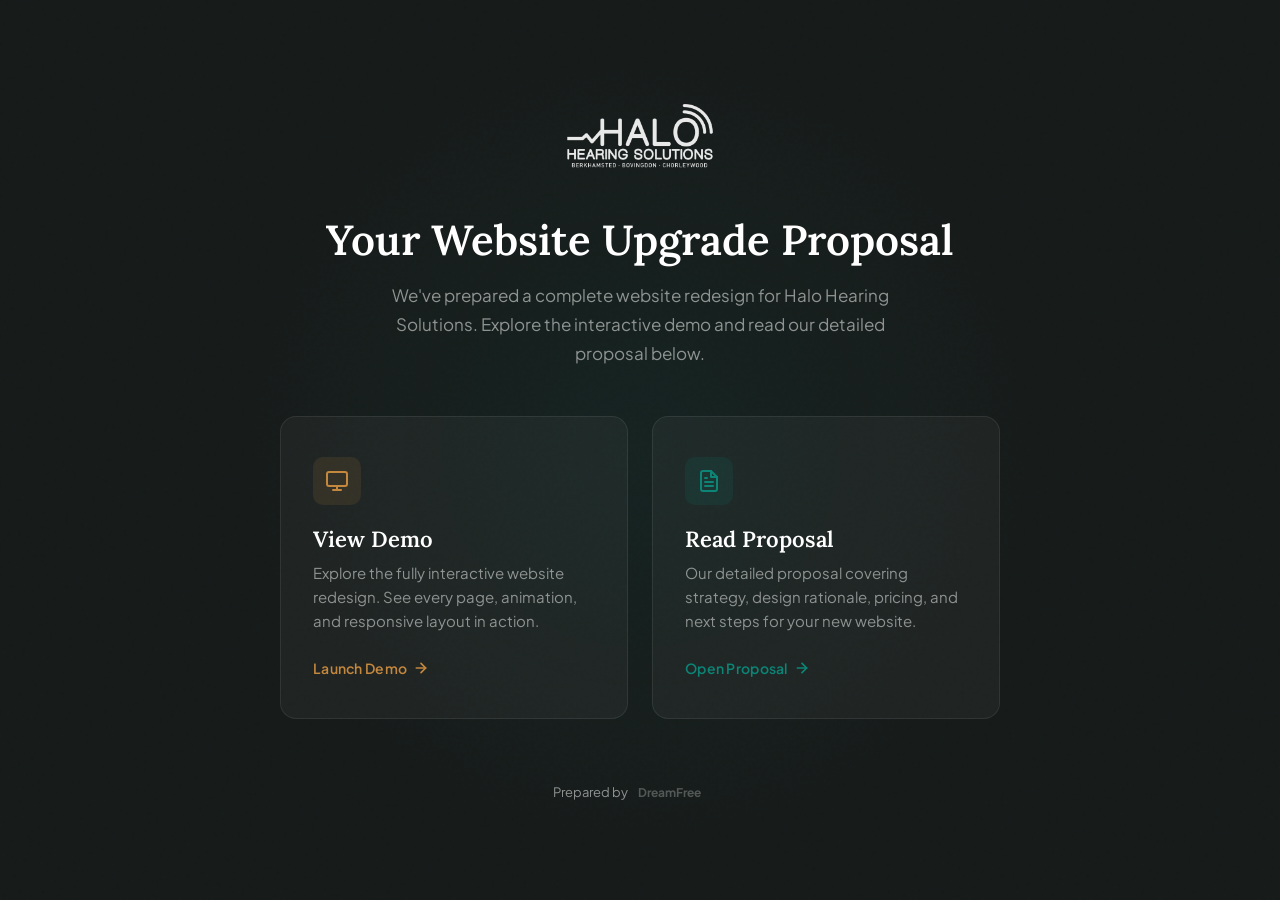
<file: index.html>
<!DOCTYPE html>
<html lang="en">
<head>
  <meta charset="UTF-8">
  <meta name="viewport" content="width=device-width, initial-scale=1.0">
  <meta name="robots" content="noindex, nofollow">
  <title>Halo Hearing Solutions | Website Proposal</title>
  <link rel="icon" href="data:image/svg+xml,<svg xmlns='http://www.w3.org/2000/svg' viewBox='0 0 100 100'><text y='.9em' font-size='90'>&#x1F44B;</text></svg>">
  <link rel="preconnect" href="https://fonts.googleapis.com">
  <link rel="preconnect" href="https://fonts.gstatic.com" crossorigin>
  <link href="https://fonts.googleapis.com/css2?family=Lora:ital,wght@0,400;0,500;0,600;0,700;1,400&family=Plus+Jakarta+Sans:wght@400;500;600;700&display=swap" rel="stylesheet">
  <style>
    *, *::before, *::after { margin: 0; padding: 0; box-sizing: border-box; }

    :root {
      --teal: #0C8577;
      --teal-light: #E4F3F0;
      --gold: #C4873E;
      --gold-glow: rgba(196,135,62,0.25);
      --dark: #161B1A;
      --dark-card: #1A2422;
      --cream: #FAF8F5;
      --text: #3A3F3D;
      --text-light: #6B716F;
      --text-muted: #8E9391;
      --border: rgba(255,255,255,0.08);
      --font-heading: 'Lora', Georgia, serif;
      --font-body: 'Plus Jakarta Sans', system-ui, sans-serif;
      --radius: 16px;
      --radius-sm: 10px;
    }

    body {
      font-family: var(--font-body);
      background: var(--dark);
      color: #fff;
      min-height: 100vh;
      display: flex;
      flex-direction: column;
      align-items: center;
      justify-content: center;
      padding: 40px 24px;
      position: relative;
      overflow-x: hidden;
    }

    /* Background glow */
    body::before {
      content: '';
      position: fixed;
      top: 50%;
      left: 50%;
      transform: translate(-50%, -50%);
      width: 800px;
      height: 800px;
      background: radial-gradient(circle, rgba(12,133,119,0.08) 0%, rgba(12,133,119,0.03) 40%, transparent 70%);
      pointer-events: none;
      z-index: 0;
    }

    /* SVG noise overlay */
    body::after {
      content: '';
      position: fixed;
      inset: 0;
      background-image: url("data:image/svg+xml,%3Csvg viewBox='0 0 256 256' xmlns='http://www.w3.org/2000/svg'%3E%3Cfilter id='noise'%3E%3CfeTurbulence type='fractalNoise' baseFrequency='0.9' numOctaves='4' stitchTiles='stitch'/%3E%3C/filter%3E%3Crect width='100%25' height='100%25' filter='url(%23noise)' opacity='0.03'/%3E%3C/svg%3E");
      pointer-events: none;
      z-index: 0;
      opacity: 0.5;
    }

    .splash-inner {
      position: relative;
      z-index: 1;
      max-width: 720px;
      width: 100%;
      text-align: center;
    }

    /* Client logo */
    .client-logo {
      margin-bottom: 40px;
      animation: fadeUp 0.8s ease both;
    }
    .client-logo img {
      height: 72px;
      width: auto;
      filter: brightness(0) invert(1);
      opacity: 0.9;
    }

    /* Headline */
    .splash-headline {
      font-family: var(--font-heading);
      font-size: clamp(28px, 5vw, 42px);
      font-weight: 600;
      line-height: 1.2;
      margin-bottom: 16px;
      animation: fadeUp 0.8s ease 0.15s both;
    }

    .splash-intro {
      font-size: 17px;
      color: var(--text-muted);
      line-height: 1.7;
      margin-bottom: 48px;
      max-width: 520px;
      margin-left: auto;
      margin-right: auto;
      animation: fadeUp 0.8s ease 0.3s both;
    }

    /* Cards grid */
    .splash-cards {
      display: grid;
      grid-template-columns: 1fr 1fr;
      gap: 24px;
      margin-bottom: 64px;
    }

    .splash-card {
      background: rgba(255,255,255,0.04);
      border: 1px solid var(--border);
      border-radius: var(--radius);
      padding: 40px 32px;
      text-decoration: none;
      color: #fff;
      text-align: left;
      transition: transform 0.35s cubic-bezier(0.16,1,0.3,1), border-color 0.35s ease, box-shadow 0.35s ease;
      position: relative;
      overflow: hidden;
      animation: fadeUp 0.8s ease both;
    }
    .splash-card:nth-child(1) { animation-delay: 0.4s; }
    .splash-card:nth-child(2) { animation-delay: 0.55s; }

    .splash-card::before {
      content: '';
      position: absolute;
      inset: 0;
      opacity: 0;
      transition: opacity 0.35s ease;
      pointer-events: none;
      border-radius: var(--radius);
    }
    .splash-card:nth-child(1)::before {
      background: linear-gradient(135deg, rgba(196,135,62,0.06) 0%, transparent 60%);
    }
    .splash-card:nth-child(2)::before {
      background: linear-gradient(135deg, rgba(12,133,119,0.06) 0%, transparent 60%);
    }

    .splash-card:hover {
      transform: translateY(-4px);
      border-color: rgba(255,255,255,0.15);
      box-shadow: 0 16px 48px rgba(0,0,0,0.3);
    }
    .splash-card:hover::before {
      opacity: 1;
    }

    .card-icon {
      width: 48px;
      height: 48px;
      border-radius: var(--radius-sm);
      display: flex;
      align-items: center;
      justify-content: center;
      margin-bottom: 20px;
    }
    .splash-card:nth-child(1) .card-icon {
      background: rgba(196,135,62,0.12);
      color: var(--gold);
    }
    .splash-card:nth-child(2) .card-icon {
      background: rgba(12,133,119,0.12);
      color: var(--teal);
    }
    .card-icon svg {
      width: 24px;
      height: 24px;
    }

    .card-title {
      font-family: var(--font-heading);
      font-size: 22px;
      font-weight: 600;
      margin-bottom: 8px;
    }

    .card-desc {
      font-size: 15px;
      color: var(--text-muted);
      line-height: 1.6;
      margin-bottom: 24px;
    }

    .card-link {
      display: inline-flex;
      align-items: center;
      gap: 6px;
      font-size: 14px;
      font-weight: 600;
      letter-spacing: 0.02em;
    }
    .splash-card:nth-child(1) .card-link { color: var(--gold); }
    .splash-card:nth-child(2) .card-link { color: var(--teal); }

    .card-link svg {
      width: 16px;
      height: 16px;
      transition: transform 0.25s ease;
    }
    .splash-card:hover .card-link svg {
      transform: translateX(4px);
    }

    /* Footer */
    .splash-footer {
      animation: fadeUp 0.8s ease 0.7s both;
      text-align: center;
      color: var(--text-muted);
      font-size: 13px;
      display: flex;
      align-items: center;
      justify-content: center;
      gap: 10px;
    }
    .splash-footer svg {
      height: 18px;
      width: auto;
      opacity: 0.5;
    }

    /* Animations */
    @keyframes fadeUp {
      from {
        opacity: 0;
        transform: translateY(20px);
      }
      to {
        opacity: 1;
        transform: translateY(0);
      }
    }

    /* Mobile */
    @media (max-width: 600px) {
      .splash-cards {
        grid-template-columns: 1fr;
      }
      .splash-card {
        padding: 32px 24px;
      }
      .client-logo img {
        height: 56px;
      }
    }
  </style>
  <script type="text/javascript">
    (function(c,l,a,r,i,t,y){
        c[a]=c[a]||function(){(c[a].q=c[a].q||[]).push(arguments)};
        t=l.createElement(r);t.async=1;t.src="https://www.clarity.ms/tag/"+i;
        y=l.getElementsByTagName(r)[0];y.parentNode.insertBefore(t,y);
    })(window, document, "clarity", "script", "vrlpdaeq73");
  </script>
</head>
<body>
  <div class="splash-inner">

    <!-- Client logo -->
    <div class="client-logo">
      <img src="images/logo.png" alt="Halo Hearing Solutions">
    </div>

    <!-- Headline -->
    <h1 class="splash-headline">Your Website Upgrade Proposal</h1>
    <p class="splash-intro">We've prepared a complete website redesign for Halo Hearing Solutions. Explore the interactive demo and read our detailed proposal below.</p>

    <!-- Two cards -->
    <div class="splash-cards">
      <a href="demo.html" class="splash-card">
        <div class="card-icon">
          <svg viewBox="0 0 24 24" fill="none" stroke="currentColor" stroke-width="2" stroke-linecap="round" stroke-linejoin="round"><rect x="2" y="3" width="20" height="14" rx="2" ry="2"/><line x1="8" y1="21" x2="16" y2="21"/><line x1="12" y1="17" x2="12" y2="21"/></svg>
        </div>
        <div class="card-title">View Demo</div>
        <p class="card-desc">Explore the fully interactive website redesign. See every page, animation, and responsive layout in action.</p>
        <span class="card-link">
          Launch Demo
          <svg viewBox="0 0 24 24" fill="none" stroke="currentColor" stroke-width="2.5" stroke-linecap="round" stroke-linejoin="round"><line x1="5" y1="12" x2="19" y2="12"/><polyline points="12 5 19 12 12 19"/></svg>
        </span>
      </a>

      <a href="proposal.html" class="splash-card">
        <div class="card-icon">
          <svg viewBox="0 0 24 24" fill="none" stroke="currentColor" stroke-width="2" stroke-linecap="round" stroke-linejoin="round"><path d="M14 2H6a2 2 0 0 0-2 2v16a2 2 0 0 0 2 2h12a2 2 0 0 0 2-2V8z"/><polyline points="14 2 14 8 20 8"/><line x1="16" y1="13" x2="8" y2="13"/><line x1="16" y1="17" x2="8" y2="17"/><polyline points="10 9 9 9 8 9"/></svg>
        </div>
        <div class="card-title">Read Proposal</div>
        <p class="card-desc">Our detailed proposal covering strategy, design rationale, pricing, and next steps for your new website.</p>
        <span class="card-link">
          Open Proposal
          <svg viewBox="0 0 24 24" fill="none" stroke="currentColor" stroke-width="2.5" stroke-linecap="round" stroke-linejoin="round"><line x1="5" y1="12" x2="19" y2="12"/><polyline points="12 5 19 12 12 19"/></svg>
        </span>
      </a>
    </div>

    <!-- Footer -->
    <div class="splash-footer">
      Prepared by
      <svg viewBox="0 0 120 24" fill="currentColor" xmlns="http://www.w3.org/2000/svg">
        <text x="0" y="18" font-family="'Plus Jakarta Sans', system-ui, sans-serif" font-size="16" font-weight="700" fill="currentColor">DreamFree</text>
      </svg>
    </div>

  </div>
</body>
</html>
</file>
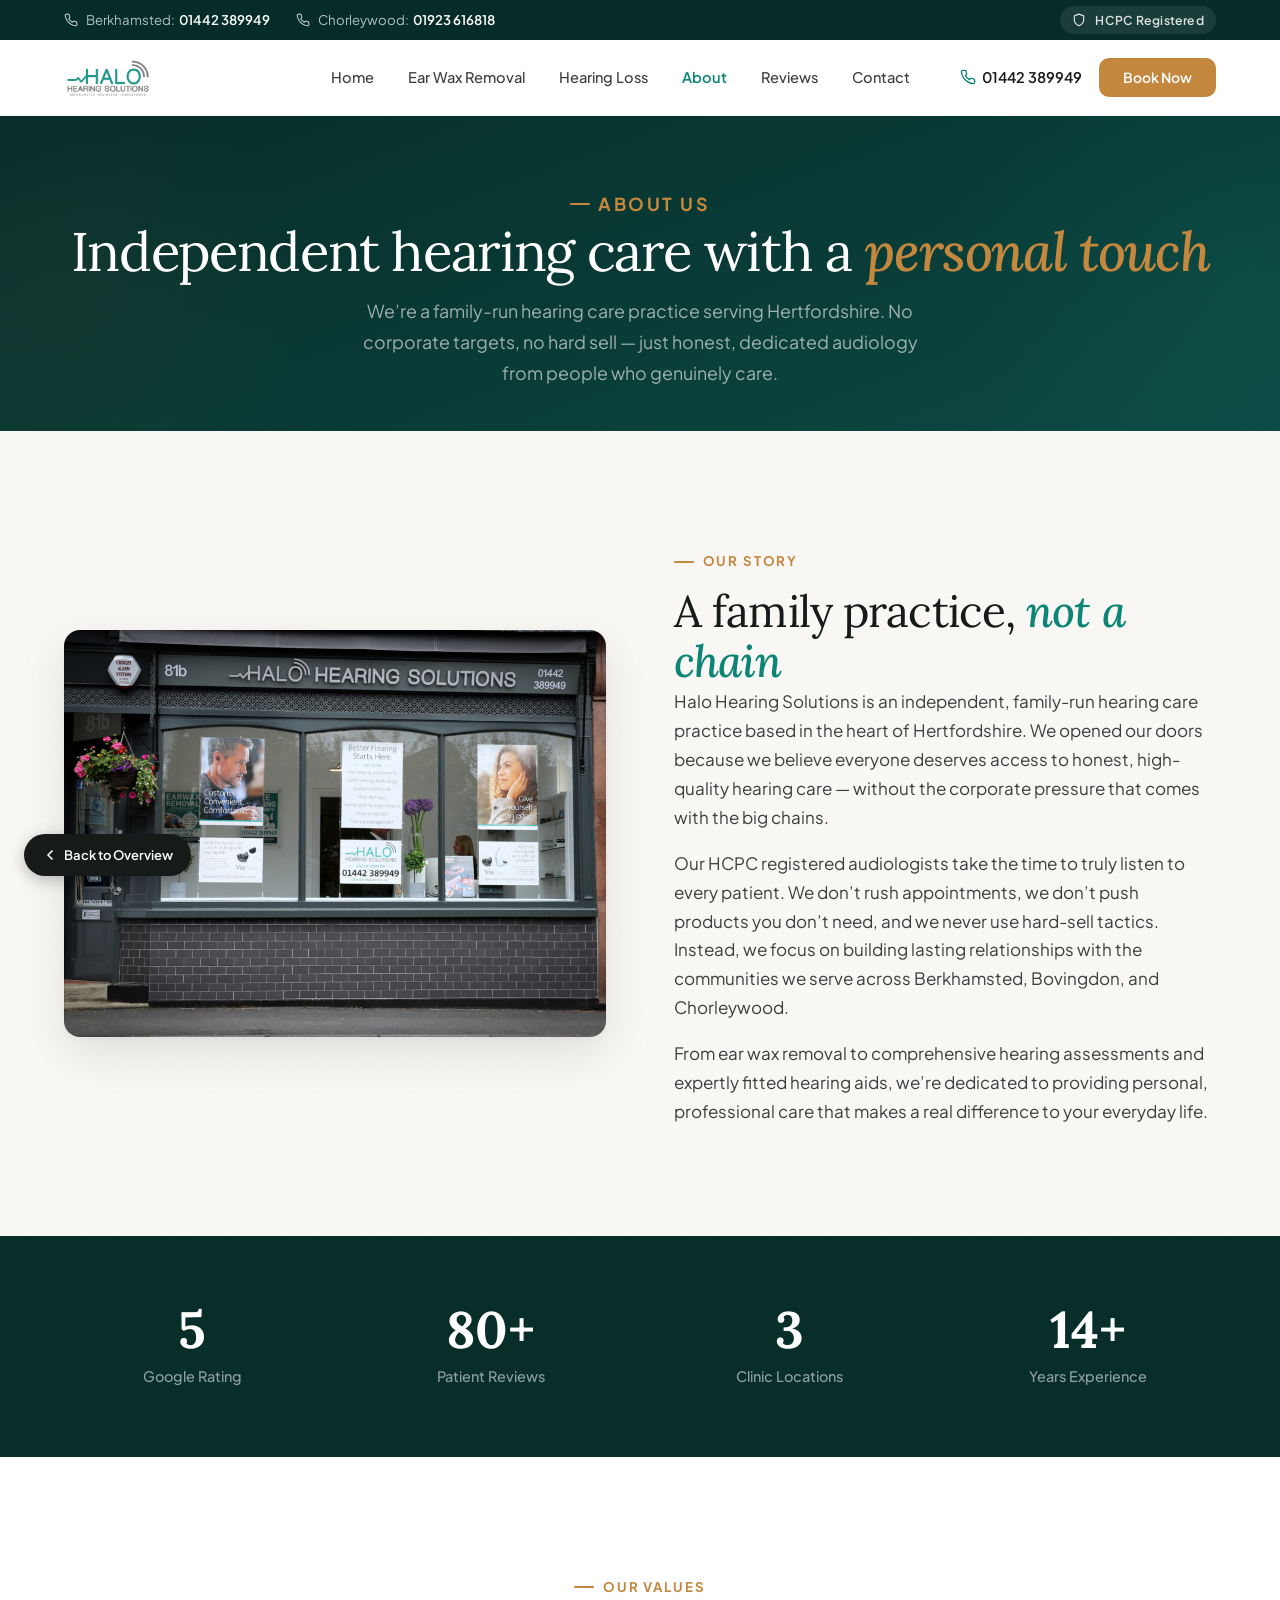
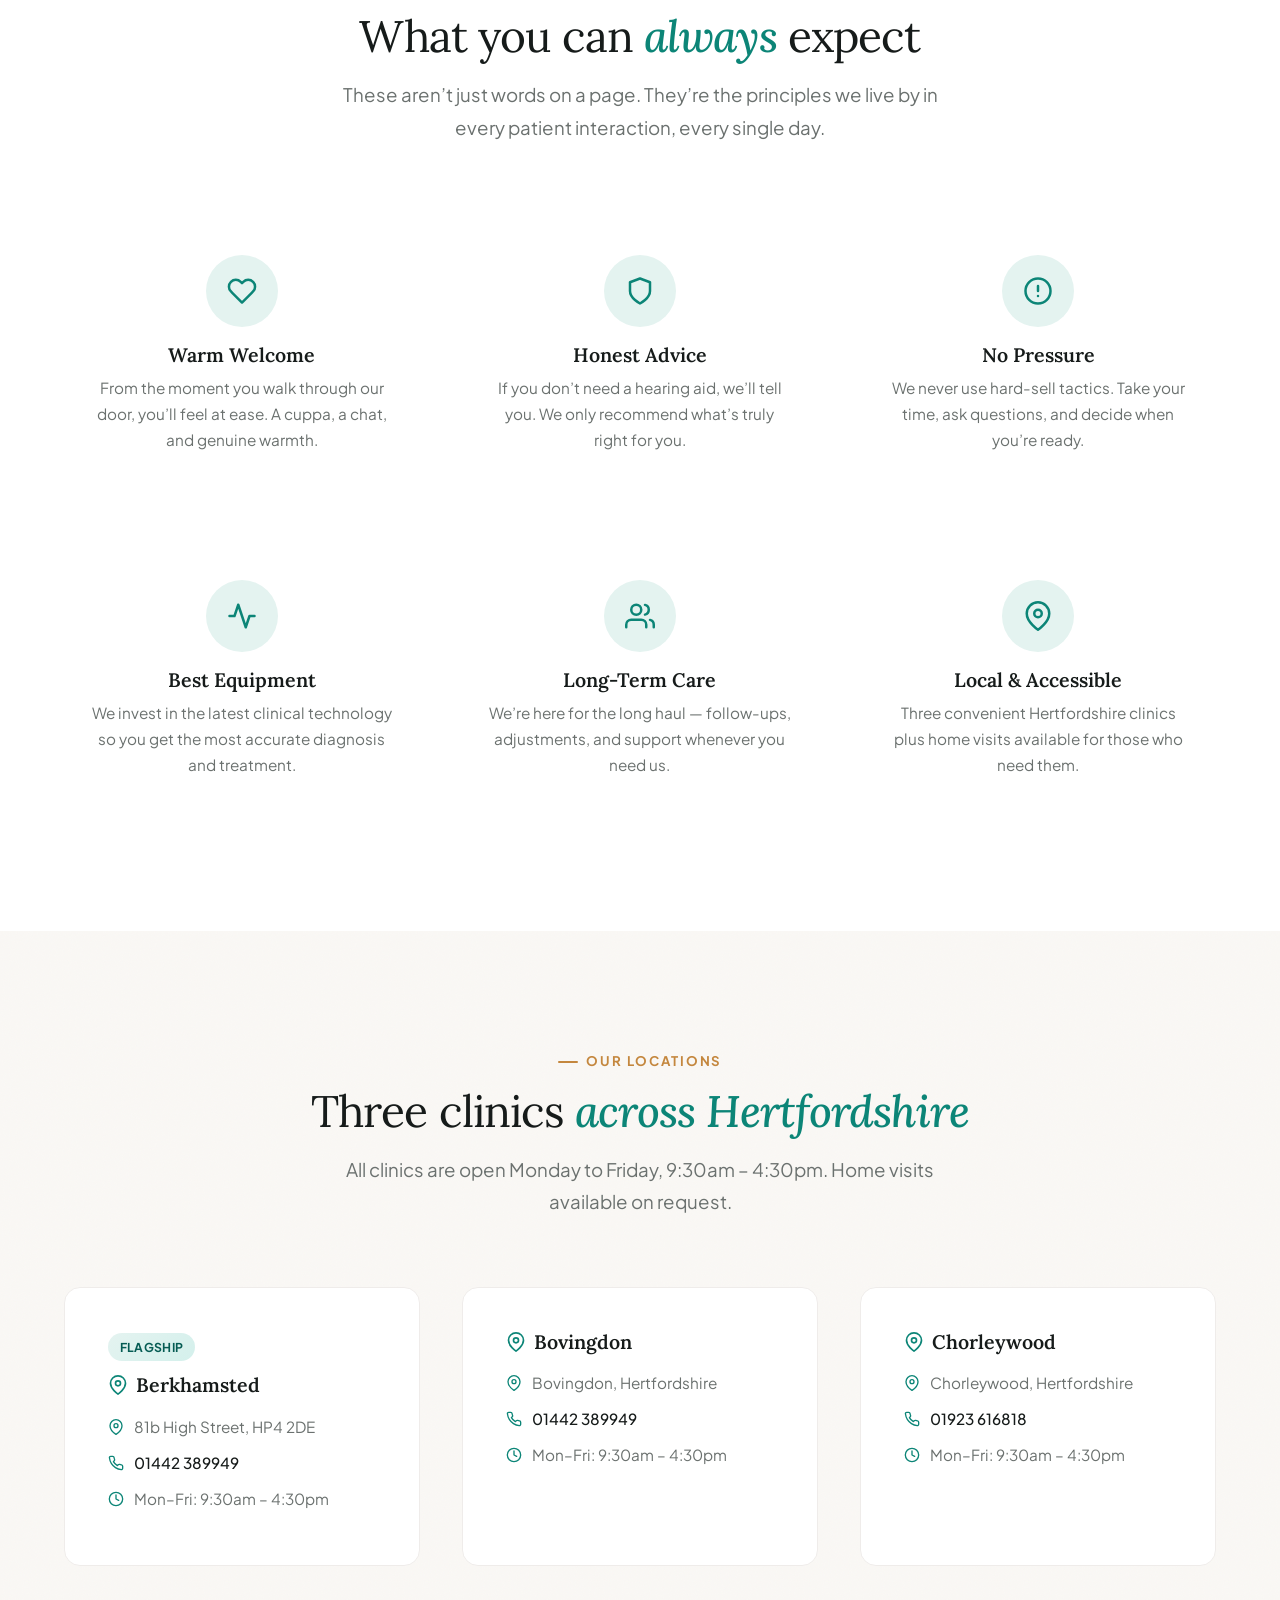
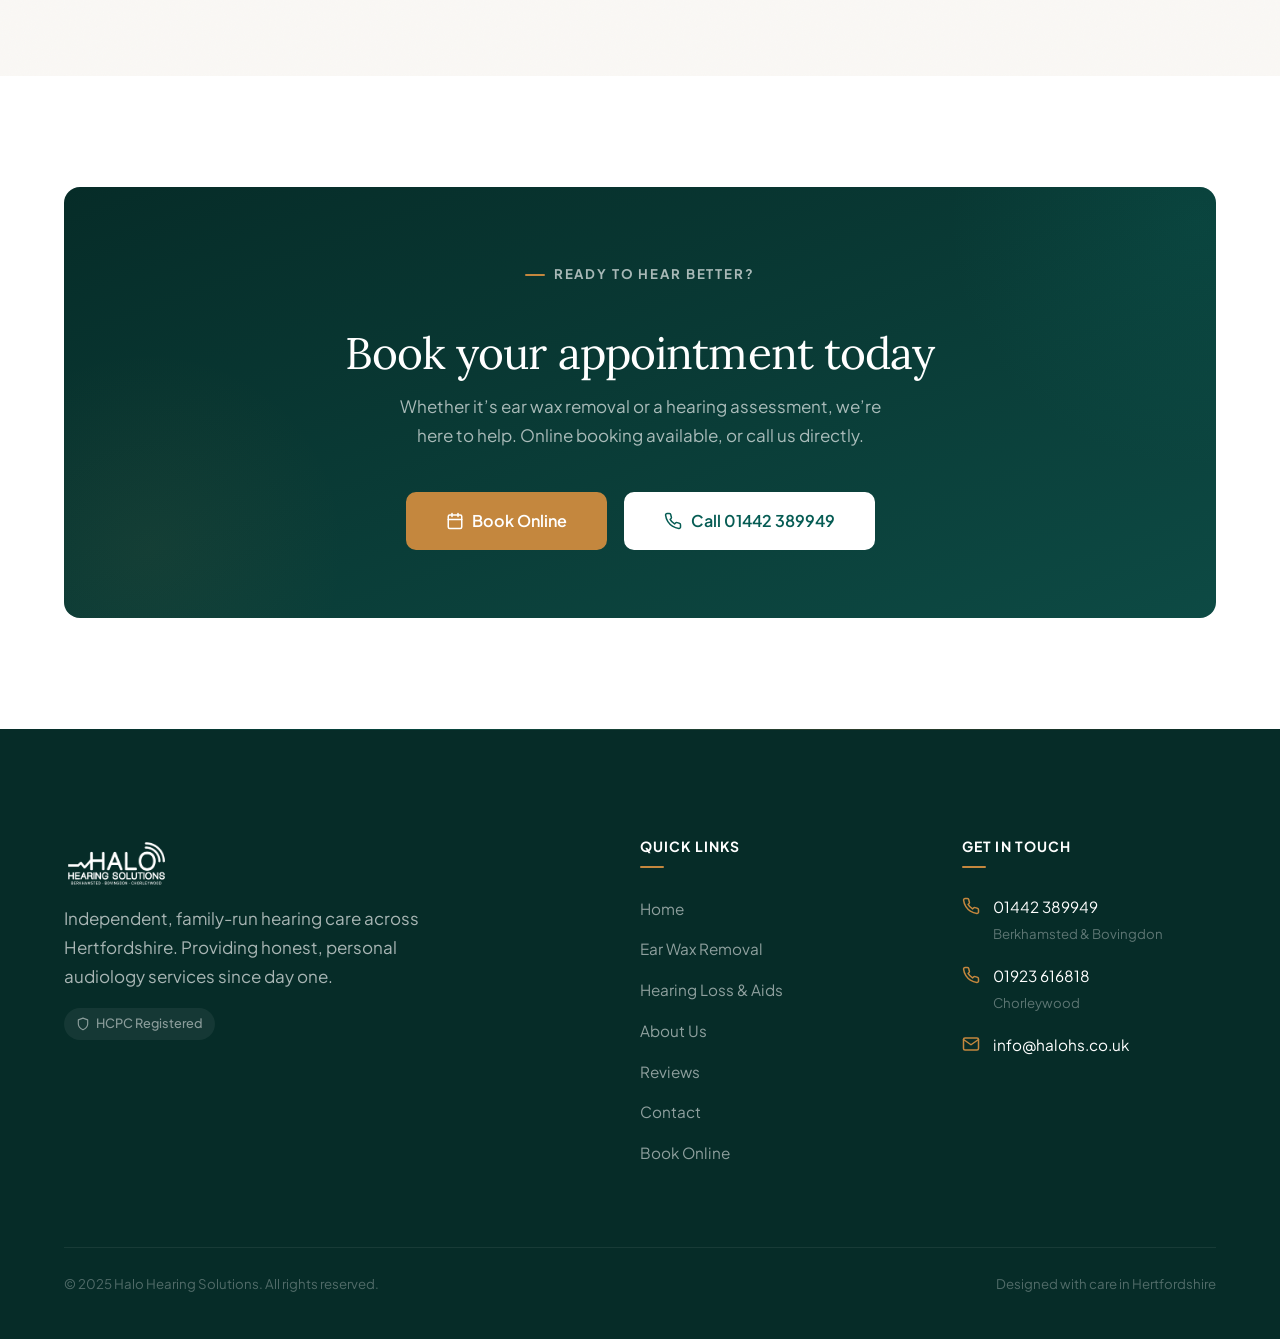
<file: about.html>
<!DOCTYPE html>
<html lang="en">
<head>
  <meta charset="UTF-8">
  <meta name="viewport" content="width=device-width, initial-scale=1.0">
  <meta name="robots" content="noindex, nofollow">
  <title>About Us | Halo Hearing Solutions</title>
  <meta name="description" content="Halo Hearing Solutions is an independent, family-run hearing care practice in Hertfordshire. HCPC registered audiologists providing honest, personal service across Berkhamsted, Bovingdon &amp; Chorleywood.">
  <meta property="og:title" content="About Us | Halo Hearing Solutions">
  <meta property="og:description" content="Independent, family-run hearing care in Hertfordshire. HCPC registered professionals dedicated to honest, personal audiology services.">
  <meta property="og:type" content="website">
  <link rel="icon" href="data:image/svg+xml,<svg xmlns='http://www.w3.org/2000/svg' viewBox='0 0 100 100'><text y='.9em' font-size='90'>👂</text></svg>">
  <link rel="preconnect" href="https://fonts.googleapis.com">
  <link rel="preconnect" href="https://fonts.gstatic.com" crossorigin>
  <link href="https://fonts.googleapis.com/css2?family=Lora:ital,wght@0,400;0,500;0,600;0,700;1,400;1,600&family=Plus+Jakarta+Sans:wght@400;500;600;700&display=swap" rel="stylesheet">
  <link rel="stylesheet" href="css/styles.css?v=5">
  <script type="text/javascript">
    (function(c,l,a,r,i,t,y){
        c[a]=c[a]||function(){(c[a].q=c[a].q||[]).push(arguments)};
        t=l.createElement(r);t.async=1;t.src="https://www.clarity.ms/tag/"+i;
        y=l.getElementsByTagName(r)[0];y.parentNode.insertBefore(t,y);
    })(window, document, "clarity", "script", "vrlpdaeq73");
  </script>
</head>
<body>

  <a href="#main" class="skip-link">Skip to main content</a>
  <a href="index.html" style="position:fixed;bottom:24px;left:24px;z-index:9999;display:inline-flex;align-items:center;gap:6px;padding:10px 18px;background:#161B1A;color:#fff;font-family:'Plus Jakarta Sans',system-ui,sans-serif;font-size:13px;font-weight:600;border-radius:999px;text-decoration:none;box-shadow:0 4px 16px rgba(0,0,0,0.25);transition:background 0.2s;" onmouseover="this.style.background='#0C8577'" onmouseout="this.style.background='#161B1A'"><svg width="16" height="16" viewBox="0 0 24 24" fill="none" stroke="currentColor" stroke-width="2.5" stroke-linecap="round" stroke-linejoin="round"><polyline points="15 18 9 12 15 6"/></svg>Back to Overview</a>
  <div class="scroll-progress" aria-hidden="true"></div>

  <!-- ============ TOP BAR ============ -->
  <div class="top-bar" role="banner">
    <div class="top-bar-inner">
      <div class="top-bar-phones">
        <span>
          <svg viewBox="0 0 24 24" fill="none" stroke="currentColor" stroke-width="2" stroke-linecap="round" stroke-linejoin="round"><path d="M22 16.92v3a2 2 0 0 1-2.18 2 19.79 19.79 0 0 1-8.63-3.07 19.5 19.5 0 0 1-6-6 19.79 19.79 0 0 1-3.07-8.67A2 2 0 0 1 4.11 2h3a2 2 0 0 1 2 1.72c.127.96.361 1.903.7 2.81a2 2 0 0 1-.45 2.11L8.09 9.91a16 16 0 0 0 6 6l1.27-1.27a2 2 0 0 1 2.11-.45c.907.339 1.85.573 2.81.7A2 2 0 0 1 22 16.92z"/></svg>
          Berkhamsted: <a href="tel:01442389949">01442 389949</a>
        </span>
        <span>
          <svg viewBox="0 0 24 24" fill="none" stroke="currentColor" stroke-width="2" stroke-linecap="round" stroke-linejoin="round"><path d="M22 16.92v3a2 2 0 0 1-2.18 2 19.79 19.79 0 0 1-8.63-3.07 19.5 19.5 0 0 1-6-6 19.79 19.79 0 0 1-3.07-8.67A2 2 0 0 1 4.11 2h3a2 2 0 0 1 2 1.72c.127.96.361 1.903.7 2.81a2 2 0 0 1-.45 2.11L8.09 9.91a16 16 0 0 0 6 6l1.27-1.27a2 2 0 0 1 2.11-.45c.907.339 1.85.573 2.81.7A2 2 0 0 1 22 16.92z"/></svg>
          Chorleywood: <a href="tel:01923616818">01923 616818</a>
        </span>
      </div>
      <div>
        <span class="badge-hcpc">
          <svg viewBox="0 0 24 24" fill="none" stroke="currentColor" stroke-width="2" stroke-linecap="round" stroke-linejoin="round"><path d="M12 22s8-4 8-10V5l-8-3-8 3v7c0 6 8 10 8 10z"/></svg>
          HCPC Registered
        </span>
      </div>
    </div>
  </div>

  <!-- ============ HEADER ============ -->
  <header class="header">
    <div class="header-inner">
      <a href="index.html" class="logo" aria-label="Halo Hearing Solutions — Home">
        <img src="images/logo.png" alt="Halo Hearing Solutions" class="logo-img">
      </a>

      <nav class="nav" aria-label="Main navigation">
        <div class="nav-links">
          <a href="index.html">Home</a>
          <a href="ear-wax-removal.html">Ear Wax Removal</a>
          <a href="hearing-loss.html">Hearing Loss</a>
          <a href="about.html" class="active">About</a>
          <a href="reviews.html">Reviews</a>
          <a href="contact.html">Contact</a>
        </div>
        <div class="header-cta">
          <a href="tel:01442389949" class="header-phone">
            <svg viewBox="0 0 24 24" fill="none" stroke="currentColor" stroke-width="2" stroke-linecap="round" stroke-linejoin="round"><path d="M22 16.92v3a2 2 0 0 1-2.18 2 19.79 19.79 0 0 1-8.63-3.07 19.5 19.5 0 0 1-6-6 19.79 19.79 0 0 1-3.07-8.67A2 2 0 0 1 4.11 2h3a2 2 0 0 1 2 1.72c.127.96.361 1.903.7 2.81a2 2 0 0 1-.45 2.11L8.09 9.91a16 16 0 0 0 6 6l1.27-1.27a2 2 0 0 1 2.11-.45c.907.339 1.85.573 2.81.7A2 2 0 0 1 22 16.92z"/></svg>
            01442 389949
          </a>
          <a href="https://halohs.co.uk/appointment-booking/" class="btn btn-primary btn-sm">Book Now</a>
        </div>
      </nav>

      <button class="menu-toggle" aria-label="Open menu" aria-expanded="false" aria-controls="mobile-nav">
        <span></span><span></span><span></span>
      </button>
    </div>
  </header>

  <!-- ============ MOBILE NAV ============ -->
  <nav class="mobile-nav" id="mobile-nav" aria-label="Mobile navigation">
    <a href="index.html">Home</a>
    <a href="ear-wax-removal.html">Ear Wax Removal</a>
    <a href="hearing-loss.html">Hearing Loss</a>
    <a href="about.html" class="active">About</a>
    <a href="reviews.html">Reviews</a>
    <a href="contact.html">Contact</a>
    <div class="mobile-nav-contact">
      <a href="https://halohs.co.uk/appointment-booking/" class="btn btn-primary">Book Appointment</a>
      <a href="tel:01442389949" class="btn btn-outline">Call Us</a>
    </div>
  </nav>

  <!-- ============ HERO ============ -->
  <section class="hero hero--page">
    <div class="container">
      <p class="subtitle">About Us</p>
      <h1>Independent hearing care with a <em>personal touch</em></h1>
      <p>We&rsquo;re a family-run hearing care practice serving Hertfordshire. No corporate targets, no hard sell &mdash; just honest, dedicated audiology from people who genuinely care.</p>
    </div>
  </section>

  <main id="main">

    <!-- ============ OUR STORY ============ -->
    <section class="bg-cream">
      <div class="container">
        <div class="content-split">
          <div class="content-image reveal">
            <img src="images/shopfront.jpg" alt="The Halo Hearing Solutions clinic on Berkhamsted High Street" loading="lazy">
          </div>
          <div class="reveal">
            <p class="subtitle">Our Story</p>
            <h2>A family practice, <em>not a chain</em></h2>
            <p>Halo Hearing Solutions is an independent, family-run hearing care practice based in the heart of Hertfordshire. We opened our doors because we believe everyone deserves access to honest, high-quality hearing care &mdash; without the corporate pressure that comes with the big chains.</p>
            <p>Our HCPC registered audiologists take the time to truly listen to every patient. We don&rsquo;t rush appointments, we don&rsquo;t push products you don&rsquo;t need, and we never use hard-sell tactics. Instead, we focus on building lasting relationships with the communities we serve across Berkhamsted, Bovingdon, and Chorleywood.</p>
            <p>From ear wax removal to comprehensive hearing assessments and expertly fitted hearing aids, we&rsquo;re dedicated to providing personal, professional care that makes a real difference to your everyday life.</p>
          </div>
        </div>
      </div>
    </section>

    <!-- ============ STATS ============ -->
    <section class="bg-dark compact">
      <div class="container">
        <div class="stats-row reveal">
          <div>
            <div class="stat-number" data-count="5.0" data-suffix="">5.0</div>
            <div class="stat-label">Google Rating</div>
          </div>
          <div>
            <div class="stat-number" data-count="85" data-suffix="+">85+</div>
            <div class="stat-label">Patient Reviews</div>
          </div>
          <div>
            <div class="stat-number" data-count="3" data-suffix="">3</div>
            <div class="stat-label">Clinic Locations</div>
          </div>
          <div>
            <div class="stat-number" data-count="15" data-suffix="+">15+</div>
            <div class="stat-label">Years Experience</div>
          </div>
        </div>
      </div>
    </section>

    <!-- ============ OUR VALUES ============ -->
    <section class="bg-white">
      <div class="container">
        <div class="text-center reveal">
          <p class="subtitle">Our Values</p>
          <h2>What you can <em>always</em> expect</h2>
          <p class="section-intro">These aren&rsquo;t just words on a page. They&rsquo;re the principles we live by in every patient interaction, every single day.</p>
        </div>

        <div class="promise-grid" style="margin-top: var(--sp-2xl);">
          <div class="promise-item reveal reveal-delay-1">
            <div class="promise-icon">
              <svg viewBox="0 0 24 24" fill="none" stroke="currentColor" stroke-width="2" stroke-linecap="round" stroke-linejoin="round"><path d="M20.84 4.61a5.5 5.5 0 0 0-7.78 0L12 5.67l-1.06-1.06a5.5 5.5 0 0 0-7.78 7.78l1.06 1.06L12 21.23l7.78-7.78 1.06-1.06a5.5 5.5 0 0 0 0-7.78z"/></svg>
            </div>
            <h4>Warm Welcome</h4>
            <p>From the moment you walk through our door, you&rsquo;ll feel at ease. A cuppa, a chat, and genuine warmth.</p>
          </div>

          <div class="promise-item reveal reveal-delay-2">
            <div class="promise-icon">
              <svg viewBox="0 0 24 24" fill="none" stroke="currentColor" stroke-width="2" stroke-linecap="round" stroke-linejoin="round"><path d="M12 22s8-4 8-10V5l-8-3-8 3v7c0 6 8 10 8 10z"/></svg>
            </div>
            <h4>Honest Advice</h4>
            <p>If you don&rsquo;t need a hearing aid, we&rsquo;ll tell you. We only recommend what&rsquo;s truly right for you.</p>
          </div>

          <div class="promise-item reveal reveal-delay-3">
            <div class="promise-icon">
              <svg viewBox="0 0 24 24" fill="none" stroke="currentColor" stroke-width="2" stroke-linecap="round" stroke-linejoin="round"><circle cx="12" cy="12" r="10"/><line x1="12" y1="8" x2="12" y2="12"/><line x1="12" y1="16" x2="12.01" y2="16"/></svg>
            </div>
            <h4>No Pressure</h4>
            <p>We never use hard-sell tactics. Take your time, ask questions, and decide when you&rsquo;re ready.</p>
          </div>

          <div class="promise-item reveal reveal-delay-1">
            <div class="promise-icon">
              <svg viewBox="0 0 24 24" fill="none" stroke="currentColor" stroke-width="2" stroke-linecap="round" stroke-linejoin="round"><polyline points="22 12 18 12 15 21 9 3 6 12 2 12"/></svg>
            </div>
            <h4>Best Equipment</h4>
            <p>We invest in the latest clinical technology so you get the most accurate diagnosis and treatment.</p>
          </div>

          <div class="promise-item reveal reveal-delay-2">
            <div class="promise-icon">
              <svg viewBox="0 0 24 24" fill="none" stroke="currentColor" stroke-width="2" stroke-linecap="round" stroke-linejoin="round"><path d="M17 21v-2a4 4 0 0 0-4-4H5a4 4 0 0 0-4 4v2"/><circle cx="9" cy="7" r="4"/><path d="M23 21v-2a4 4 0 0 0-3-3.87"/><path d="M16 3.13a4 4 0 0 1 0 7.75"/></svg>
            </div>
            <h4>Long-Term Care</h4>
            <p>We&rsquo;re here for the long haul &mdash; follow-ups, adjustments, and support whenever you need us.</p>
          </div>

          <div class="promise-item reveal reveal-delay-3">
            <div class="promise-icon">
              <svg viewBox="0 0 24 24" fill="none" stroke="currentColor" stroke-width="2" stroke-linecap="round" stroke-linejoin="round"><path d="M21 10c0 7-9 13-9 13s-9-6-9-13a9 9 0 0 1 18 0z"/><circle cx="12" cy="10" r="3"/></svg>
            </div>
            <h4>Local &amp; Accessible</h4>
            <p>Three convenient Hertfordshire clinics plus home visits available for those who need them.</p>
          </div>
        </div>
      </div>
    </section>

    <!-- ============ OUR LOCATIONS ============ -->
    <section class="bg-cream">
      <div class="container">
        <div class="text-center reveal">
          <p class="subtitle">Our Locations</p>
          <h2>Three clinics <em>across Hertfordshire</em></h2>
          <p class="section-intro">All clinics are open Monday to Friday, 9:30am &ndash; 4:30pm. Home visits available on request.</p>
        </div>

        <div class="grid grid-3" style="margin-top: var(--sp-2xl);">
          <div class="location-card reveal reveal-delay-1">
            <span class="location-tag">Flagship</span>
            <h4>
              <svg viewBox="0 0 24 24" fill="none" stroke="currentColor" stroke-width="2" stroke-linecap="round" stroke-linejoin="round"><path d="M21 10c0 7-9 13-9 13s-9-6-9-13a9 9 0 0 1 18 0z"/><circle cx="12" cy="10" r="3"/></svg>
              Berkhamsted
            </h4>
            <div class="location-detail">
              <svg viewBox="0 0 24 24" fill="none" stroke="currentColor" stroke-width="2" stroke-linecap="round" stroke-linejoin="round"><path d="M21 10c0 7-9 13-9 13s-9-6-9-13a9 9 0 0 1 18 0z"/><circle cx="12" cy="10" r="3"/></svg>
              81b High Street, HP4 2DE
            </div>
            <div class="location-detail">
              <svg viewBox="0 0 24 24" fill="none" stroke="currentColor" stroke-width="2" stroke-linecap="round" stroke-linejoin="round"><path d="M22 16.92v3a2 2 0 0 1-2.18 2 19.79 19.79 0 0 1-8.63-3.07 19.5 19.5 0 0 1-6-6 19.79 19.79 0 0 1-3.07-8.67A2 2 0 0 1 4.11 2h3a2 2 0 0 1 2 1.72c.127.96.361 1.903.7 2.81a2 2 0 0 1-.45 2.11L8.09 9.91a16 16 0 0 0 6 6l1.27-1.27a2 2 0 0 1 2.11-.45c.907.339 1.85.573 2.81.7A2 2 0 0 1 22 16.92z"/></svg>
              <a href="tel:01442389949">01442 389949</a>
            </div>
            <div class="location-detail">
              <svg viewBox="0 0 24 24" fill="none" stroke="currentColor" stroke-width="2" stroke-linecap="round" stroke-linejoin="round"><circle cx="12" cy="12" r="10"/><polyline points="12 6 12 12 16 14"/></svg>
              Mon&ndash;Fri: 9:30am &ndash; 4:30pm
            </div>
          </div>

          <div class="location-card reveal reveal-delay-2">
            <h4>
              <svg viewBox="0 0 24 24" fill="none" stroke="currentColor" stroke-width="2" stroke-linecap="round" stroke-linejoin="round"><path d="M21 10c0 7-9 13-9 13s-9-6-9-13a9 9 0 0 1 18 0z"/><circle cx="12" cy="10" r="3"/></svg>
              Bovingdon
            </h4>
            <div class="location-detail">
              <svg viewBox="0 0 24 24" fill="none" stroke="currentColor" stroke-width="2" stroke-linecap="round" stroke-linejoin="round"><path d="M21 10c0 7-9 13-9 13s-9-6-9-13a9 9 0 0 1 18 0z"/><circle cx="12" cy="10" r="3"/></svg>
              Bovingdon, Hertfordshire
            </div>
            <div class="location-detail">
              <svg viewBox="0 0 24 24" fill="none" stroke="currentColor" stroke-width="2" stroke-linecap="round" stroke-linejoin="round"><path d="M22 16.92v3a2 2 0 0 1-2.18 2 19.79 19.79 0 0 1-8.63-3.07 19.5 19.5 0 0 1-6-6 19.79 19.79 0 0 1-3.07-8.67A2 2 0 0 1 4.11 2h3a2 2 0 0 1 2 1.72c.127.96.361 1.903.7 2.81a2 2 0 0 1-.45 2.11L8.09 9.91a16 16 0 0 0 6 6l1.27-1.27a2 2 0 0 1 2.11-.45c.907.339 1.85.573 2.81.7A2 2 0 0 1 22 16.92z"/></svg>
              <a href="tel:01442389949">01442 389949</a>
            </div>
            <div class="location-detail">
              <svg viewBox="0 0 24 24" fill="none" stroke="currentColor" stroke-width="2" stroke-linecap="round" stroke-linejoin="round"><circle cx="12" cy="12" r="10"/><polyline points="12 6 12 12 16 14"/></svg>
              Mon&ndash;Fri: 9:30am &ndash; 4:30pm
            </div>
          </div>

          <div class="location-card reveal reveal-delay-3">
            <h4>
              <svg viewBox="0 0 24 24" fill="none" stroke="currentColor" stroke-width="2" stroke-linecap="round" stroke-linejoin="round"><path d="M21 10c0 7-9 13-9 13s-9-6-9-13a9 9 0 0 1 18 0z"/><circle cx="12" cy="10" r="3"/></svg>
              Chorleywood
            </h4>
            <div class="location-detail">
              <svg viewBox="0 0 24 24" fill="none" stroke="currentColor" stroke-width="2" stroke-linecap="round" stroke-linejoin="round"><path d="M21 10c0 7-9 13-9 13s-9-6-9-13a9 9 0 0 1 18 0z"/><circle cx="12" cy="10" r="3"/></svg>
              Chorleywood, Hertfordshire
            </div>
            <div class="location-detail">
              <svg viewBox="0 0 24 24" fill="none" stroke="currentColor" stroke-width="2" stroke-linecap="round" stroke-linejoin="round"><path d="M22 16.92v3a2 2 0 0 1-2.18 2 19.79 19.79 0 0 1-8.63-3.07 19.5 19.5 0 0 1-6-6 19.79 19.79 0 0 1-3.07-8.67A2 2 0 0 1 4.11 2h3a2 2 0 0 1 2 1.72c.127.96.361 1.903.7 2.81a2 2 0 0 1-.45 2.11L8.09 9.91a16 16 0 0 0 6 6l1.27-1.27a2 2 0 0 1 2.11-.45c.907.339 1.85.573 2.81.7A2 2 0 0 1 22 16.92z"/></svg>
              <a href="tel:01923616818">01923 616818</a>
            </div>
            <div class="location-detail">
              <svg viewBox="0 0 24 24" fill="none" stroke="currentColor" stroke-width="2" stroke-linecap="round" stroke-linejoin="round"><circle cx="12" cy="12" r="10"/><polyline points="12 6 12 12 16 14"/></svg>
              Mon&ndash;Fri: 9:30am &ndash; 4:30pm
            </div>
          </div>
        </div>
      </div>
    </section>

    <!-- ============ CTA BANNER ============ -->
    <section class="bg-white">
      <div class="container">
        <div class="cta-banner reveal">
          <p class="subtitle">Ready to Hear Better?</p>
          <h2>Book your appointment today</h2>
          <p>Whether it&rsquo;s ear wax removal or a hearing assessment, we&rsquo;re here to help. Online booking available, or call us directly.</p>
          <div class="cta-actions">
            <a href="https://halohs.co.uk/appointment-booking/" class="btn btn-primary btn-lg">
              <svg viewBox="0 0 24 24" fill="none" stroke="currentColor" stroke-width="2" stroke-linecap="round" stroke-linejoin="round"><rect x="3" y="4" width="18" height="18" rx="2" ry="2"/><line x1="16" y1="2" x2="16" y2="6"/><line x1="8" y1="2" x2="8" y2="6"/><line x1="3" y1="10" x2="21" y2="10"/></svg>
              Book Online
            </a>
            <a href="tel:01442389949" class="btn btn-white btn-lg">
              <svg viewBox="0 0 24 24" fill="none" stroke="currentColor" stroke-width="2" stroke-linecap="round" stroke-linejoin="round"><path d="M22 16.92v3a2 2 0 0 1-2.18 2 19.79 19.79 0 0 1-8.63-3.07 19.5 19.5 0 0 1-6-6 19.79 19.79 0 0 1-3.07-8.67A2 2 0 0 1 4.11 2h3a2 2 0 0 1 2 1.72c.127.96.361 1.903.7 2.81a2 2 0 0 1-.45 2.11L8.09 9.91a16 16 0 0 0 6 6l1.27-1.27a2 2 0 0 1 2.11-.45c.907.339 1.85.573 2.81.7A2 2 0 0 1 22 16.92z"/></svg>
              Call 01442 389949
            </a>
          </div>
        </div>
      </div>
    </section>

  </main>

  <!-- ============ FOOTER ============ -->
  <footer class="footer">
    <div class="container">
      <div class="footer-grid">
        <div class="footer-about">
          <img src="images/logo.png" alt="Halo Hearing Solutions" class="footer-logo-img">
          <p>Independent, family-run hearing care across Hertfordshire. Providing honest, personal audiology services since day one.</p>
          <div class="footer-hcpc">
            <svg viewBox="0 0 24 24" fill="none" stroke="currentColor" stroke-width="2" stroke-linecap="round" stroke-linejoin="round"><path d="M12 22s8-4 8-10V5l-8-3-8 3v7c0 6 8 10 8 10z"/></svg>
            HCPC Registered
          </div>
        </div>

        <div>
          <h4>Quick Links</h4>
          <ul class="footer-links">
            <li><a href="index.html">Home</a></li>
            <li><a href="ear-wax-removal.html">Ear Wax Removal</a></li>
            <li><a href="hearing-loss.html">Hearing Loss &amp; Aids</a></li>
            <li><a href="about.html">About Us</a></li>
            <li><a href="reviews.html">Reviews</a></li>
            <li><a href="contact.html">Contact</a></li>
            <li><a href="https://halohs.co.uk/appointment-booking/">Book Online</a></li>
          </ul>
        </div>

        <div>
          <h4>Get in Touch</h4>
          <ul class="footer-contact">
            <li>
              <svg viewBox="0 0 24 24" fill="none" stroke="currentColor" stroke-width="2" stroke-linecap="round" stroke-linejoin="round"><path d="M22 16.92v3a2 2 0 0 1-2.18 2 19.79 19.79 0 0 1-8.63-3.07 19.5 19.5 0 0 1-6-6 19.79 19.79 0 0 1-3.07-8.67A2 2 0 0 1 4.11 2h3a2 2 0 0 1 2 1.72c.127.96.361 1.903.7 2.81a2 2 0 0 1-.45 2.11L8.09 9.91a16 16 0 0 0 6 6l1.27-1.27a2 2 0 0 1 2.11-.45c.907.339 1.85.573 2.81.7A2 2 0 0 1 22 16.92z"/></svg>
              <div>
                <a href="tel:01442389949">01442 389949</a><br>
                <small>Berkhamsted &amp; Bovingdon</small>
              </div>
            </li>
            <li>
              <svg viewBox="0 0 24 24" fill="none" stroke="currentColor" stroke-width="2" stroke-linecap="round" stroke-linejoin="round"><path d="M22 16.92v3a2 2 0 0 1-2.18 2 19.79 19.79 0 0 1-8.63-3.07 19.5 19.5 0 0 1-6-6 19.79 19.79 0 0 1-3.07-8.67A2 2 0 0 1 4.11 2h3a2 2 0 0 1 2 1.72c.127.96.361 1.903.7 2.81a2 2 0 0 1-.45 2.11L8.09 9.91a16 16 0 0 0 6 6l1.27-1.27a2 2 0 0 1 2.11-.45c.907.339 1.85.573 2.81.7A2 2 0 0 1 22 16.92z"/></svg>
              <div>
                <a href="tel:01923616818">01923 616818</a><br>
                <small>Chorleywood</small>
              </div>
            </li>
            <li>
              <svg viewBox="0 0 24 24" fill="none" stroke="currentColor" stroke-width="2" stroke-linecap="round" stroke-linejoin="round"><path d="M4 4h16c1.1 0 2 .9 2 2v12c0 1.1-.9 2-2 2H4c-1.1 0-2-.9-2-2V6c0-1.1.9-2 2-2z"/><polyline points="22,6 12,13 2,6"/></svg>
              <div>
                <a href="mailto:info@halohs.co.uk">info@halohs.co.uk</a>
              </div>
            </li>
          </ul>
        </div>
      </div>

      <div class="footer-bottom">
        <span>&copy; 2025 Halo Hearing Solutions. All rights reserved.</span>
        <span>Designed with care in Hertfordshire</span>
      </div>
    </div>
  </footer>

  <!-- ============ STICKY CTA BAR (Mobile) ============ -->
  <div class="sticky-cta-bar" aria-label="Quick actions">
    <a href="https://halohs.co.uk/appointment-booking/">
      <svg viewBox="0 0 24 24" fill="none" stroke="currentColor" stroke-width="2" stroke-linecap="round" stroke-linejoin="round"><rect x="3" y="4" width="18" height="18" rx="2" ry="2"/><line x1="16" y1="2" x2="16" y2="6"/><line x1="8" y1="2" x2="8" y2="6"/><line x1="3" y1="10" x2="21" y2="10"/></svg>
      Book Now
    </a>
    <a href="tel:01442389949">
      <svg viewBox="0 0 24 24" fill="none" stroke="currentColor" stroke-width="2" stroke-linecap="round" stroke-linejoin="round"><path d="M22 16.92v3a2 2 0 0 1-2.18 2 19.79 19.79 0 0 1-8.63-3.07 19.5 19.5 0 0 1-6-6 19.79 19.79 0 0 1-3.07-8.67A2 2 0 0 1 4.11 2h3a2 2 0 0 1 2 1.72c.127.96.361 1.903.7 2.81a2 2 0 0 1-.45 2.11L8.09 9.91a16 16 0 0 0 6 6l1.27-1.27a2 2 0 0 1 2.11-.45c.907.339 1.85.573 2.81.7A2 2 0 0 1 22 16.92z"/></svg>
      Call Us
    </a>
  </div>

  <script src="js/main.js?v=5"></script>
</body>
</html>
</file>
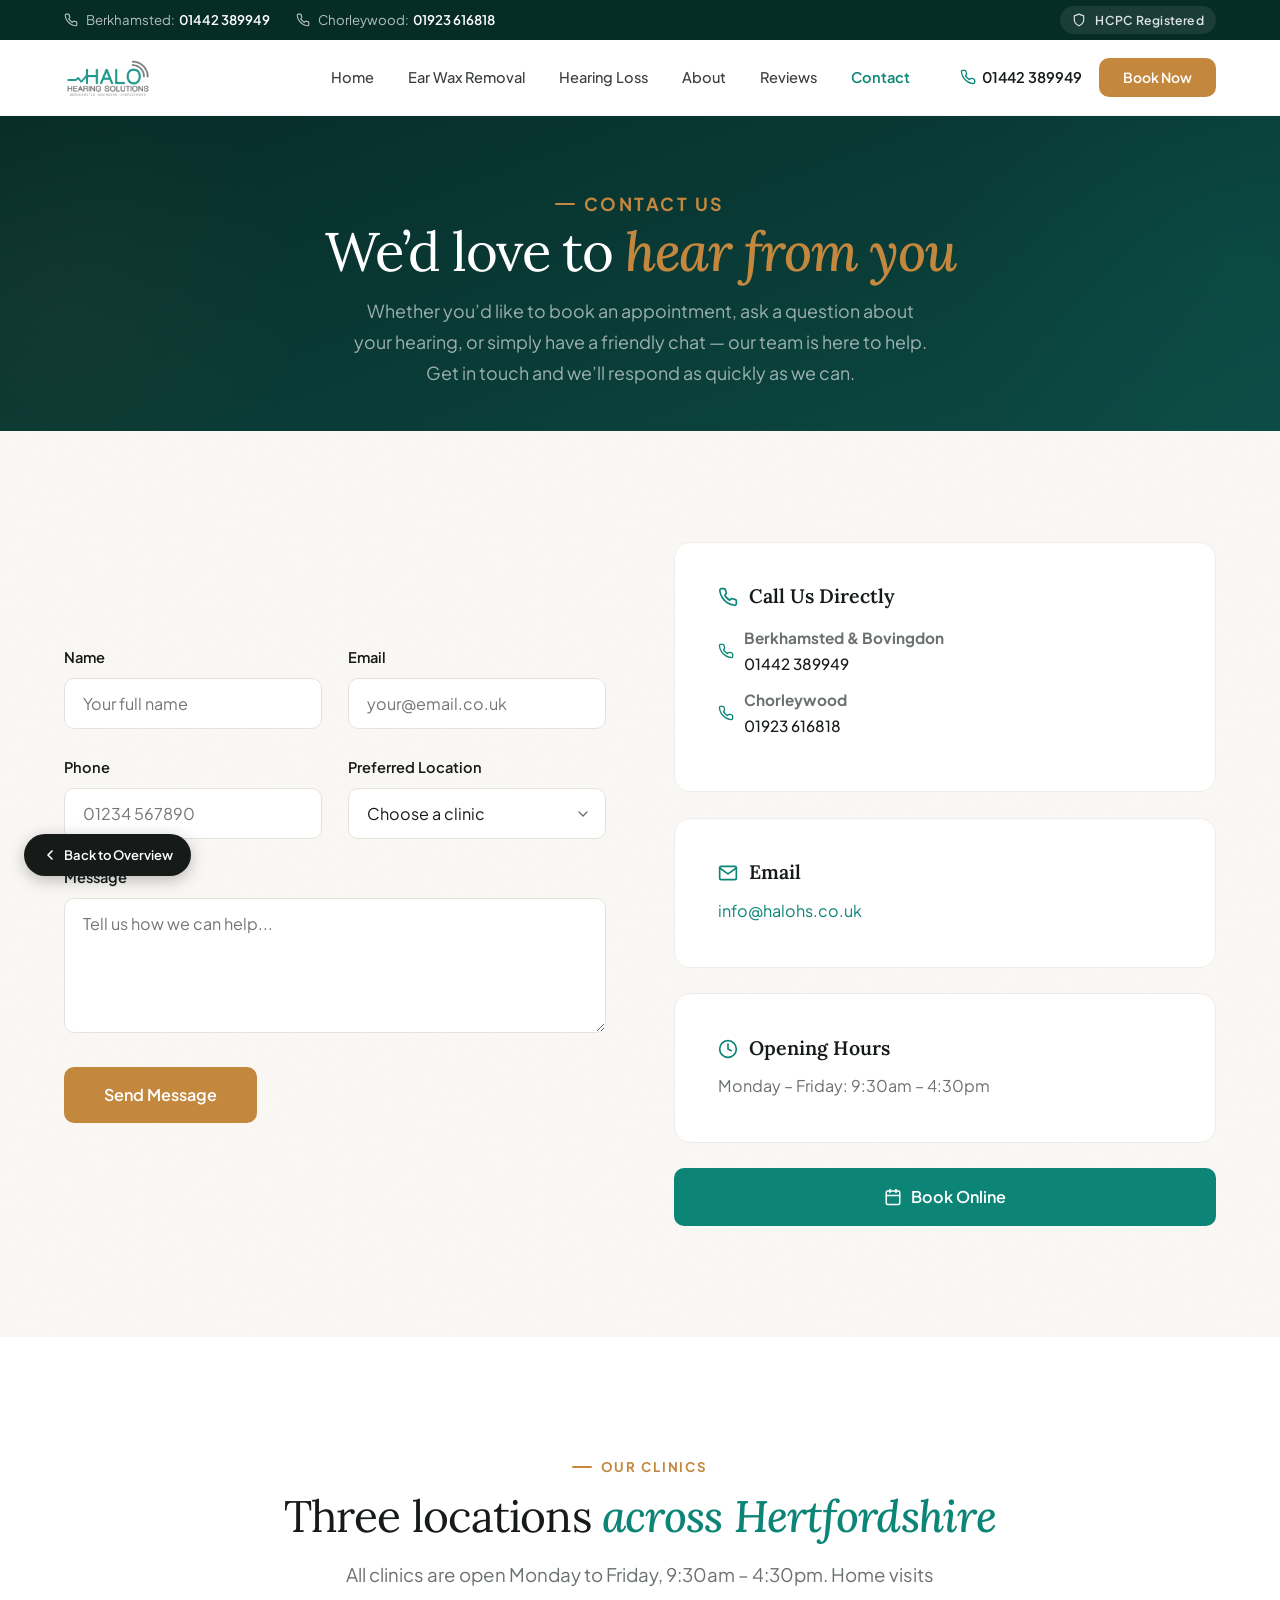
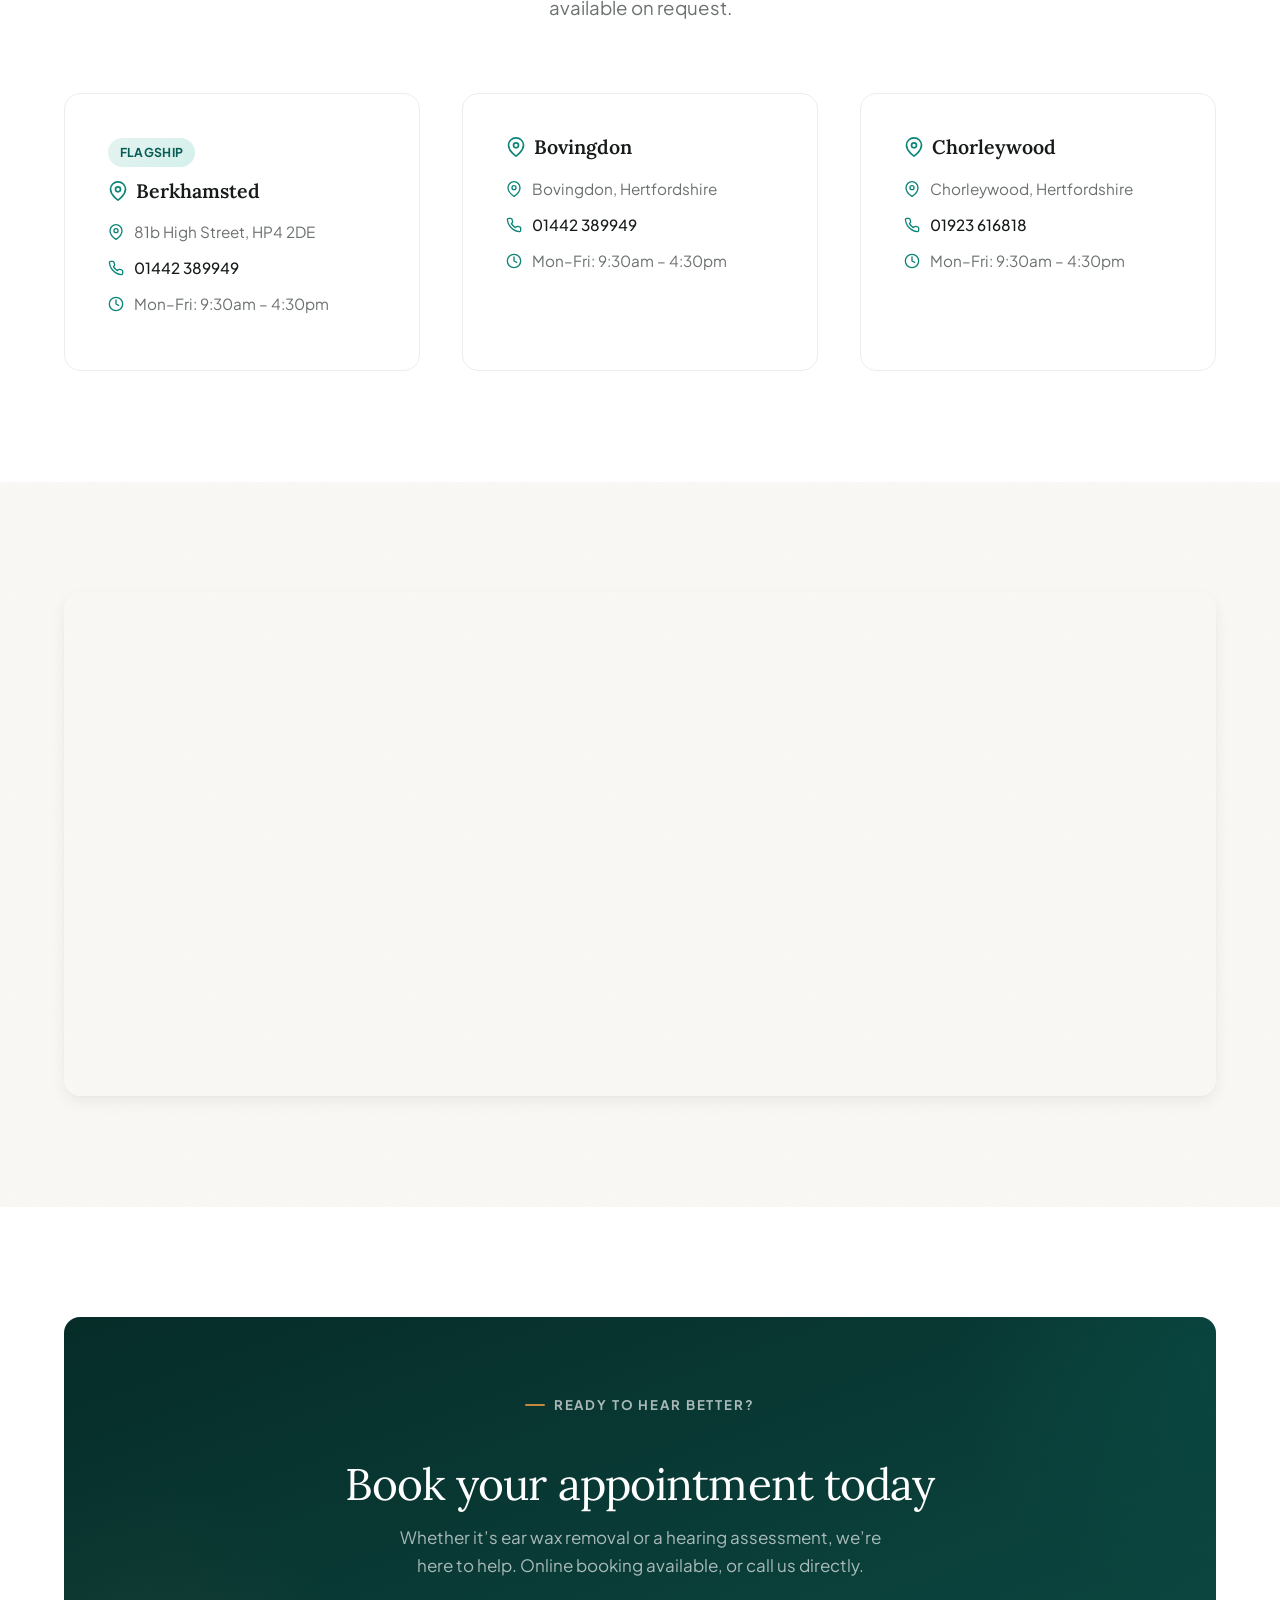
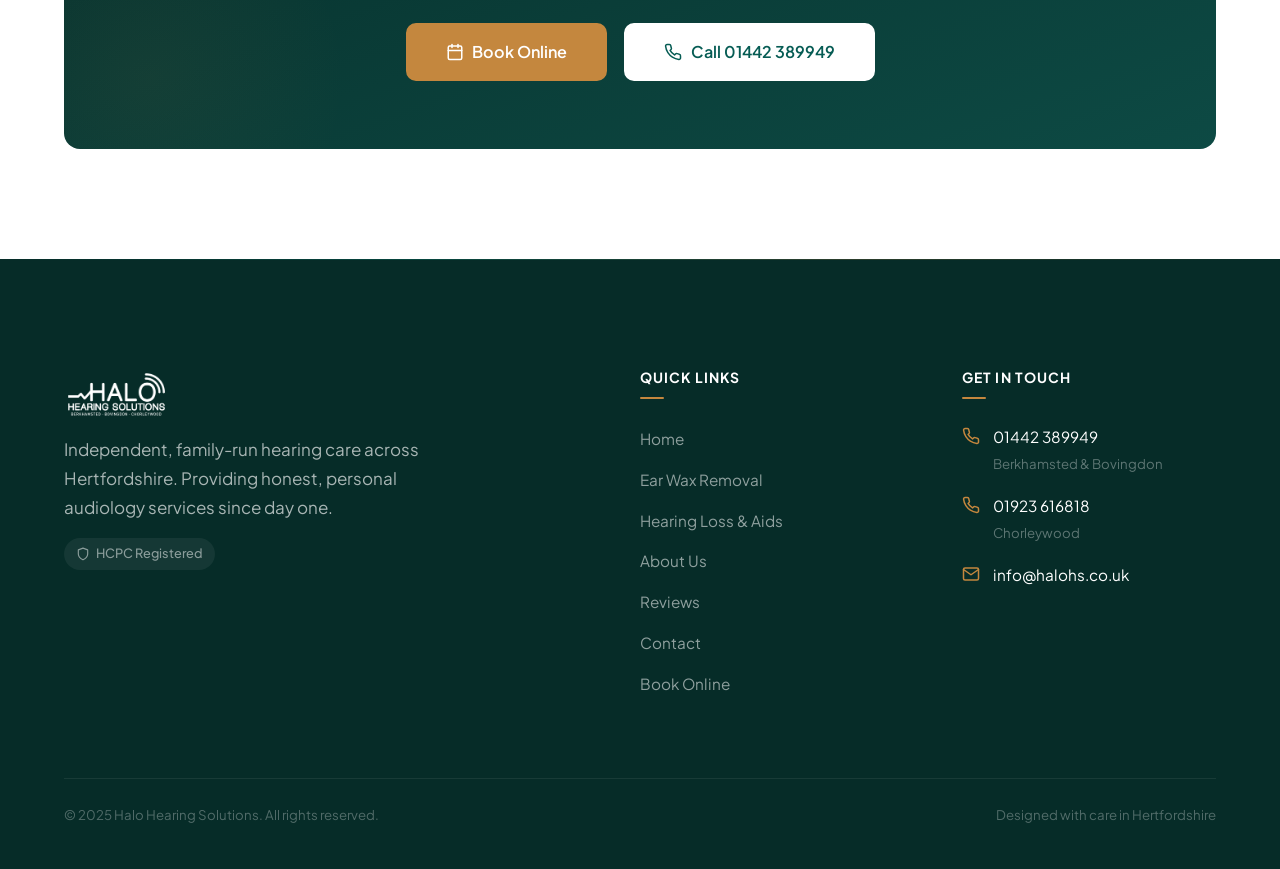
<file: contact.html>
<!DOCTYPE html>
<html lang="en">
<head>
  <meta charset="UTF-8">
  <meta name="viewport" content="width=device-width, initial-scale=1.0">
  <meta name="robots" content="noindex, nofollow">
  <title>Contact Us | Halo Hearing Solutions</title>
  <meta name="description" content="Get in touch with Halo Hearing Solutions in Hertfordshire. Book an appointment, request a hearing assessment, or contact our friendly team in Berkhamsted, Bovingdon or Chorleywood.">
  <meta property="og:title" content="Contact Us | Halo Hearing Solutions">
  <meta property="og:description" content="Get in touch with Halo Hearing Solutions. Book an appointment, request a hearing assessment, or find your nearest clinic in Hertfordshire.">
  <meta property="og:type" content="website">
  <link rel="icon" href="data:image/svg+xml,<svg xmlns='http://www.w3.org/2000/svg' viewBox='0 0 100 100'><text y='.9em' font-size='90'>👂</text></svg>">
  <link rel="preconnect" href="https://fonts.googleapis.com">
  <link rel="preconnect" href="https://fonts.gstatic.com" crossorigin>
  <link href="https://fonts.googleapis.com/css2?family=Lora:ital,wght@0,400;0,500;0,600;0,700;1,400;1,600&family=Plus+Jakarta+Sans:wght@400;500;600;700&display=swap" rel="stylesheet">
  <link rel="stylesheet" href="css/styles.css?v=5">
  <script type="text/javascript">
    (function(c,l,a,r,i,t,y){
        c[a]=c[a]||function(){(c[a].q=c[a].q||[]).push(arguments)};
        t=l.createElement(r);t.async=1;t.src="https://www.clarity.ms/tag/"+i;
        y=l.getElementsByTagName(r)[0];y.parentNode.insertBefore(t,y);
    })(window, document, "clarity", "script", "vrlpdaeq73");
  </script>
</head>
<body>

  <a href="#main" class="skip-link">Skip to main content</a>
  <a href="index.html" style="position:fixed;bottom:24px;left:24px;z-index:9999;display:inline-flex;align-items:center;gap:6px;padding:10px 18px;background:#161B1A;color:#fff;font-family:'Plus Jakarta Sans',system-ui,sans-serif;font-size:13px;font-weight:600;border-radius:999px;text-decoration:none;box-shadow:0 4px 16px rgba(0,0,0,0.25);transition:background 0.2s;" onmouseover="this.style.background='#0C8577'" onmouseout="this.style.background='#161B1A'"><svg width="16" height="16" viewBox="0 0 24 24" fill="none" stroke="currentColor" stroke-width="2.5" stroke-linecap="round" stroke-linejoin="round"><polyline points="15 18 9 12 15 6"/></svg>Back to Overview</a>
  <div class="scroll-progress" aria-hidden="true"></div>

  <!-- ============ TOP BAR ============ -->
  <div class="top-bar" role="banner">
    <div class="top-bar-inner">
      <div class="top-bar-phones">
        <span>
          <svg viewBox="0 0 24 24" fill="none" stroke="currentColor" stroke-width="2" stroke-linecap="round" stroke-linejoin="round"><path d="M22 16.92v3a2 2 0 0 1-2.18 2 19.79 19.79 0 0 1-8.63-3.07 19.5 19.5 0 0 1-6-6 19.79 19.79 0 0 1-3.07-8.67A2 2 0 0 1 4.11 2h3a2 2 0 0 1 2 1.72c.127.96.361 1.903.7 2.81a2 2 0 0 1-.45 2.11L8.09 9.91a16 16 0 0 0 6 6l1.27-1.27a2 2 0 0 1 2.11-.45c.907.339 1.85.573 2.81.7A2 2 0 0 1 22 16.92z"/></svg>
          Berkhamsted: <a href="tel:01442389949">01442 389949</a>
        </span>
        <span>
          <svg viewBox="0 0 24 24" fill="none" stroke="currentColor" stroke-width="2" stroke-linecap="round" stroke-linejoin="round"><path d="M22 16.92v3a2 2 0 0 1-2.18 2 19.79 19.79 0 0 1-8.63-3.07 19.5 19.5 0 0 1-6-6 19.79 19.79 0 0 1-3.07-8.67A2 2 0 0 1 4.11 2h3a2 2 0 0 1 2 1.72c.127.96.361 1.903.7 2.81a2 2 0 0 1-.45 2.11L8.09 9.91a16 16 0 0 0 6 6l1.27-1.27a2 2 0 0 1 2.11-.45c.907.339 1.85.573 2.81.7A2 2 0 0 1 22 16.92z"/></svg>
          Chorleywood: <a href="tel:01923616818">01923 616818</a>
        </span>
      </div>
      <div>
        <span class="badge-hcpc">
          <svg viewBox="0 0 24 24" fill="none" stroke="currentColor" stroke-width="2" stroke-linecap="round" stroke-linejoin="round"><path d="M12 22s8-4 8-10V5l-8-3-8 3v7c0 6 8 10 8 10z"/></svg>
          HCPC Registered
        </span>
      </div>
    </div>
  </div>

  <!-- ============ HEADER ============ -->
  <header class="header">
    <div class="header-inner">
      <a href="index.html" class="logo" aria-label="Halo Hearing Solutions — Home">
        <img src="images/logo.png" alt="Halo Hearing Solutions" class="logo-img">
      </a>

      <nav class="nav" aria-label="Main navigation">
        <div class="nav-links">
          <a href="index.html">Home</a>
          <a href="ear-wax-removal.html">Ear Wax Removal</a>
          <a href="hearing-loss.html">Hearing Loss</a>
          <a href="about.html">About</a>
          <a href="reviews.html">Reviews</a>
          <a href="contact.html" class="active">Contact</a>
        </div>
        <div class="header-cta">
          <a href="tel:01442389949" class="header-phone">
            <svg viewBox="0 0 24 24" fill="none" stroke="currentColor" stroke-width="2" stroke-linecap="round" stroke-linejoin="round"><path d="M22 16.92v3a2 2 0 0 1-2.18 2 19.79 19.79 0 0 1-8.63-3.07 19.5 19.5 0 0 1-6-6 19.79 19.79 0 0 1-3.07-8.67A2 2 0 0 1 4.11 2h3a2 2 0 0 1 2 1.72c.127.96.361 1.903.7 2.81a2 2 0 0 1-.45 2.11L8.09 9.91a16 16 0 0 0 6 6l1.27-1.27a2 2 0 0 1 2.11-.45c.907.339 1.85.573 2.81.7A2 2 0 0 1 22 16.92z"/></svg>
            01442 389949
          </a>
          <a href="https://halohs.co.uk/appointment-booking/" class="btn btn-primary btn-sm">Book Now</a>
        </div>
      </nav>

      <button class="menu-toggle" aria-label="Open menu" aria-expanded="false" aria-controls="mobile-nav">
        <span></span><span></span><span></span>
      </button>
    </div>
  </header>

  <!-- ============ MOBILE NAV ============ -->
  <nav class="mobile-nav" id="mobile-nav" aria-label="Mobile navigation">
    <a href="index.html">Home</a>
    <a href="ear-wax-removal.html">Ear Wax Removal</a>
    <a href="hearing-loss.html">Hearing Loss</a>
    <a href="about.html">About</a>
    <a href="reviews.html">Reviews</a>
    <a href="contact.html" class="active">Contact</a>
    <div class="mobile-nav-contact">
      <a href="https://halohs.co.uk/appointment-booking/" class="btn btn-primary">Book Appointment</a>
      <a href="tel:01442389949" class="btn btn-outline">Call Us</a>
    </div>
  </nav>

  <!-- ============ HERO ============ -->
  <section class="hero hero--page">
    <div class="container">
      <p class="subtitle">Contact Us</p>
      <h1>We&rsquo;d love to <em>hear from you</em></h1>
      <p>Whether you&rsquo;d like to book an appointment, ask a question about your hearing, or simply have a friendly chat &mdash; our team is here to help. Get in touch and we&rsquo;ll respond as quickly as we can.</p>
    </div>
  </section>

  <main id="main">

    <!-- ============ CONTACT FORM + INFO ============ -->
    <section class="bg-cream">
      <div class="container">
        <div class="content-split reveal">

          <!-- Left: Contact Form -->
          <div>
            <form id="contact-form" novalidate>
              <div class="form-row">
                <div class="form-group">
                  <label class="form-label" for="contact-name">Name</label>
                  <input type="text" id="contact-name" name="name" class="form-input" required placeholder="Your full name">
                  <span class="form-error">This field is required</span>
                </div>
                <div class="form-group">
                  <label class="form-label" for="contact-email">Email</label>
                  <input type="email" id="contact-email" name="email" class="form-input" required placeholder="your@email.co.uk">
                  <span class="form-error">This field is required</span>
                </div>
              </div>

              <div class="form-row">
                <div class="form-group">
                  <label class="form-label" for="contact-phone">Phone</label>
                  <input type="tel" id="contact-phone" name="phone" class="form-input" placeholder="01234 567890">
                  <span class="form-error">This field is required</span>
                </div>
                <div class="form-group">
                  <label class="form-label" for="contact-location">Preferred Location</label>
                  <select id="contact-location" name="location" class="form-select">
                    <option value="" disabled selected>Choose a clinic</option>
                    <option value="berkhamsted">Berkhamsted</option>
                    <option value="bovingdon">Bovingdon</option>
                    <option value="chorleywood">Chorleywood</option>
                  </select>
                  <span class="form-error">This field is required</span>
                </div>
              </div>

              <div class="form-group">
                <label class="form-label" for="contact-message">Message</label>
                <textarea id="contact-message" name="message" class="form-textarea" required rows="5" placeholder="Tell us how we can help..."></textarea>
                <span class="form-error">This field is required</span>
              </div>

              <button type="submit" class="btn btn-primary btn-lg">Send Message</button>
            </form>
          </div>

          <!-- Right: Contact Info -->
          <div>
            <!-- Direct Call -->
            <div class="card" style="margin-bottom: var(--sp-lg);">
              <h4>
                <svg viewBox="0 0 24 24" fill="none" stroke="currentColor" stroke-width="2" stroke-linecap="round" stroke-linejoin="round" style="width:20px;height:20px;color:var(--teal);vertical-align:-4px;margin-right:6px;"><path d="M22 16.92v3a2 2 0 0 1-2.18 2 19.79 19.79 0 0 1-8.63-3.07 19.5 19.5 0 0 1-6-6 19.79 19.79 0 0 1-3.07-8.67A2 2 0 0 1 4.11 2h3a2 2 0 0 1 2 1.72c.127.96.361 1.903.7 2.81a2 2 0 0 1-.45 2.11L8.09 9.91a16 16 0 0 0 6 6l1.27-1.27a2 2 0 0 1 2.11-.45c.907.339 1.85.573 2.81.7A2 2 0 0 1 22 16.92z"/></svg>
                Call Us Directly
              </h4>
              <div class="location-detail" style="margin-top: var(--sp-md);">
                <svg viewBox="0 0 24 24" fill="none" stroke="currentColor" stroke-width="2" stroke-linecap="round" stroke-linejoin="round"><path d="M22 16.92v3a2 2 0 0 1-2.18 2 19.79 19.79 0 0 1-8.63-3.07 19.5 19.5 0 0 1-6-6 19.79 19.79 0 0 1-3.07-8.67A2 2 0 0 1 4.11 2h3a2 2 0 0 1 2 1.72c.127.96.361 1.903.7 2.81a2 2 0 0 1-.45 2.11L8.09 9.91a16 16 0 0 0 6 6l1.27-1.27a2 2 0 0 1 2.11-.45c.907.339 1.85.573 2.81.7A2 2 0 0 1 22 16.92z"/></svg>
                <div>
                  <strong>Berkhamsted &amp; Bovingdon</strong><br>
                  <a href="tel:01442389949">01442 389949</a>
                </div>
              </div>
              <div class="location-detail">
                <svg viewBox="0 0 24 24" fill="none" stroke="currentColor" stroke-width="2" stroke-linecap="round" stroke-linejoin="round"><path d="M22 16.92v3a2 2 0 0 1-2.18 2 19.79 19.79 0 0 1-8.63-3.07 19.5 19.5 0 0 1-6-6 19.79 19.79 0 0 1-3.07-8.67A2 2 0 0 1 4.11 2h3a2 2 0 0 1 2 1.72c.127.96.361 1.903.7 2.81a2 2 0 0 1-.45 2.11L8.09 9.91a16 16 0 0 0 6 6l1.27-1.27a2 2 0 0 1 2.11-.45c.907.339 1.85.573 2.81.7A2 2 0 0 1 22 16.92z"/></svg>
                <div>
                  <strong>Chorleywood</strong><br>
                  <a href="tel:01923616818">01923 616818</a>
                </div>
              </div>
            </div>

            <!-- Email -->
            <div class="card" style="margin-bottom: var(--sp-lg);">
              <h4>
                <svg viewBox="0 0 24 24" fill="none" stroke="currentColor" stroke-width="2" stroke-linecap="round" stroke-linejoin="round" style="width:20px;height:20px;color:var(--teal);vertical-align:-4px;margin-right:6px;"><path d="M4 4h16c1.1 0 2 .9 2 2v12c0 1.1-.9 2-2 2H4c-1.1 0-2-.9-2-2V6c0-1.1.9-2 2-2z"/><polyline points="22,6 12,13 2,6"/></svg>
                Email
              </h4>
              <p style="margin-top: var(--sp-sm);"><a href="mailto:info@halohs.co.uk">info@halohs.co.uk</a></p>
            </div>

            <!-- Opening Hours -->
            <div class="card" style="margin-bottom: var(--sp-lg);">
              <h4>
                <svg viewBox="0 0 24 24" fill="none" stroke="currentColor" stroke-width="2" stroke-linecap="round" stroke-linejoin="round" style="width:20px;height:20px;color:var(--teal);vertical-align:-4px;margin-right:6px;"><circle cx="12" cy="12" r="10"/><polyline points="12 6 12 12 16 14"/></svg>
                Opening Hours
              </h4>
              <p style="margin-top: var(--sp-sm);">Monday &ndash; Friday: 9:30am &ndash; 4:30pm</p>
            </div>

            <!-- Book Online -->
            <a href="https://halohs.co.uk/appointment-booking/" class="btn btn-teal btn-lg" style="width: 100%;">
              <svg viewBox="0 0 24 24" fill="none" stroke="currentColor" stroke-width="2" stroke-linecap="round" stroke-linejoin="round"><rect x="3" y="4" width="18" height="18" rx="2" ry="2"/><line x1="16" y1="2" x2="16" y2="6"/><line x1="8" y1="2" x2="8" y2="6"/><line x1="3" y1="10" x2="21" y2="10"/></svg>
              Book Online
            </a>
          </div>

        </div>
      </div>
    </section>

    <!-- ============ LOCATIONS ============ -->
    <section class="bg-white">
      <div class="container">
        <div class="text-center reveal">
          <p class="subtitle">Our Clinics</p>
          <h2>Three locations <em>across Hertfordshire</em></h2>
          <p class="section-intro">All clinics are open Monday to Friday, 9:30am &ndash; 4:30pm. Home visits available on request.</p>
        </div>

        <div class="grid grid-3" style="margin-top: var(--sp-2xl);">
          <div class="location-card reveal reveal-delay-1">
            <span class="location-tag">Flagship</span>
            <h4>
              <svg viewBox="0 0 24 24" fill="none" stroke="currentColor" stroke-width="2" stroke-linecap="round" stroke-linejoin="round"><path d="M21 10c0 7-9 13-9 13s-9-6-9-13a9 9 0 0 1 18 0z"/><circle cx="12" cy="10" r="3"/></svg>
              Berkhamsted
            </h4>
            <div class="location-detail">
              <svg viewBox="0 0 24 24" fill="none" stroke="currentColor" stroke-width="2" stroke-linecap="round" stroke-linejoin="round"><path d="M21 10c0 7-9 13-9 13s-9-6-9-13a9 9 0 0 1 18 0z"/><circle cx="12" cy="10" r="3"/></svg>
              81b High Street, HP4 2DE
            </div>
            <div class="location-detail">
              <svg viewBox="0 0 24 24" fill="none" stroke="currentColor" stroke-width="2" stroke-linecap="round" stroke-linejoin="round"><path d="M22 16.92v3a2 2 0 0 1-2.18 2 19.79 19.79 0 0 1-8.63-3.07 19.5 19.5 0 0 1-6-6 19.79 19.79 0 0 1-3.07-8.67A2 2 0 0 1 4.11 2h3a2 2 0 0 1 2 1.72c.127.96.361 1.903.7 2.81a2 2 0 0 1-.45 2.11L8.09 9.91a16 16 0 0 0 6 6l1.27-1.27a2 2 0 0 1 2.11-.45c.907.339 1.85.573 2.81.7A2 2 0 0 1 22 16.92z"/></svg>
              <a href="tel:01442389949">01442 389949</a>
            </div>
            <div class="location-detail">
              <svg viewBox="0 0 24 24" fill="none" stroke="currentColor" stroke-width="2" stroke-linecap="round" stroke-linejoin="round"><circle cx="12" cy="12" r="10"/><polyline points="12 6 12 12 16 14"/></svg>
              Mon&ndash;Fri: 9:30am &ndash; 4:30pm
            </div>
          </div>

          <div class="location-card reveal reveal-delay-2">
            <h4>
              <svg viewBox="0 0 24 24" fill="none" stroke="currentColor" stroke-width="2" stroke-linecap="round" stroke-linejoin="round"><path d="M21 10c0 7-9 13-9 13s-9-6-9-13a9 9 0 0 1 18 0z"/><circle cx="12" cy="10" r="3"/></svg>
              Bovingdon
            </h4>
            <div class="location-detail">
              <svg viewBox="0 0 24 24" fill="none" stroke="currentColor" stroke-width="2" stroke-linecap="round" stroke-linejoin="round"><path d="M21 10c0 7-9 13-9 13s-9-6-9-13a9 9 0 0 1 18 0z"/><circle cx="12" cy="10" r="3"/></svg>
              Bovingdon, Hertfordshire
            </div>
            <div class="location-detail">
              <svg viewBox="0 0 24 24" fill="none" stroke="currentColor" stroke-width="2" stroke-linecap="round" stroke-linejoin="round"><path d="M22 16.92v3a2 2 0 0 1-2.18 2 19.79 19.79 0 0 1-8.63-3.07 19.5 19.5 0 0 1-6-6 19.79 19.79 0 0 1-3.07-8.67A2 2 0 0 1 4.11 2h3a2 2 0 0 1 2 1.72c.127.96.361 1.903.7 2.81a2 2 0 0 1-.45 2.11L8.09 9.91a16 16 0 0 0 6 6l1.27-1.27a2 2 0 0 1 2.11-.45c.907.339 1.85.573 2.81.7A2 2 0 0 1 22 16.92z"/></svg>
              <a href="tel:01442389949">01442 389949</a>
            </div>
            <div class="location-detail">
              <svg viewBox="0 0 24 24" fill="none" stroke="currentColor" stroke-width="2" stroke-linecap="round" stroke-linejoin="round"><circle cx="12" cy="12" r="10"/><polyline points="12 6 12 12 16 14"/></svg>
              Mon&ndash;Fri: 9:30am &ndash; 4:30pm
            </div>
          </div>

          <div class="location-card reveal reveal-delay-3">
            <h4>
              <svg viewBox="0 0 24 24" fill="none" stroke="currentColor" stroke-width="2" stroke-linecap="round" stroke-linejoin="round"><path d="M21 10c0 7-9 13-9 13s-9-6-9-13a9 9 0 0 1 18 0z"/><circle cx="12" cy="10" r="3"/></svg>
              Chorleywood
            </h4>
            <div class="location-detail">
              <svg viewBox="0 0 24 24" fill="none" stroke="currentColor" stroke-width="2" stroke-linecap="round" stroke-linejoin="round"><path d="M21 10c0 7-9 13-9 13s-9-6-9-13a9 9 0 0 1 18 0z"/><circle cx="12" cy="10" r="3"/></svg>
              Chorleywood, Hertfordshire
            </div>
            <div class="location-detail">
              <svg viewBox="0 0 24 24" fill="none" stroke="currentColor" stroke-width="2" stroke-linecap="round" stroke-linejoin="round"><path d="M22 16.92v3a2 2 0 0 1-2.18 2 19.79 19.79 0 0 1-8.63-3.07 19.5 19.5 0 0 1-6-6 19.79 19.79 0 0 1-3.07-8.67A2 2 0 0 1 4.11 2h3a2 2 0 0 1 2 1.72c.127.96.361 1.903.7 2.81a2 2 0 0 1-.45 2.11L8.09 9.91a16 16 0 0 0 6 6l1.27-1.27a2 2 0 0 1 2.11-.45c.907.339 1.85.573 2.81.7A2 2 0 0 1 22 16.92z"/></svg>
              <a href="tel:01923616818">01923 616818</a>
            </div>
            <div class="location-detail">
              <svg viewBox="0 0 24 24" fill="none" stroke="currentColor" stroke-width="2" stroke-linecap="round" stroke-linejoin="round"><circle cx="12" cy="12" r="10"/><polyline points="12 6 12 12 16 14"/></svg>
              Mon&ndash;Fri: 9:30am &ndash; 4:30pm
            </div>
          </div>
        </div>
      </div>
    </section>

    <!-- ============ MAP ============ -->
    <section class="bg-cream">
      <div class="container">
        <div class="map-embed reveal">
          <iframe src="https://www.google.com/maps/embed?pb=!1m18!1m12!1m3!1d39542.53!2d-0.584!3d51.758!2m3!1f0!2f0!3f0!3m2!1i1024!2i768!4f13.1!3m3!1m2!1s0x4876!2sBerkhamsted!5e0!3m2!1sen!2suk!4v1" title="Halo Hearing Solutions Locations" loading="lazy" allowfullscreen></iframe>
        </div>
      </div>
    </section>

    <!-- ============ CTA BANNER ============ -->
    <section class="bg-white">
      <div class="container">
        <div class="cta-banner reveal">
          <p class="subtitle">Ready to Hear Better?</p>
          <h2>Book your appointment today</h2>
          <p>Whether it&rsquo;s ear wax removal or a hearing assessment, we&rsquo;re here to help. Online booking available, or call us directly.</p>
          <div class="cta-actions">
            <a href="https://halohs.co.uk/appointment-booking/" class="btn btn-primary btn-lg">
              <svg viewBox="0 0 24 24" fill="none" stroke="currentColor" stroke-width="2" stroke-linecap="round" stroke-linejoin="round"><rect x="3" y="4" width="18" height="18" rx="2" ry="2"/><line x1="16" y1="2" x2="16" y2="6"/><line x1="8" y1="2" x2="8" y2="6"/><line x1="3" y1="10" x2="21" y2="10"/></svg>
              Book Online
            </a>
            <a href="tel:01442389949" class="btn btn-white btn-lg">
              <svg viewBox="0 0 24 24" fill="none" stroke="currentColor" stroke-width="2" stroke-linecap="round" stroke-linejoin="round"><path d="M22 16.92v3a2 2 0 0 1-2.18 2 19.79 19.79 0 0 1-8.63-3.07 19.5 19.5 0 0 1-6-6 19.79 19.79 0 0 1-3.07-8.67A2 2 0 0 1 4.11 2h3a2 2 0 0 1 2 1.72c.127.96.361 1.903.7 2.81a2 2 0 0 1-.45 2.11L8.09 9.91a16 16 0 0 0 6 6l1.27-1.27a2 2 0 0 1 2.11-.45c.907.339 1.85.573 2.81.7A2 2 0 0 1 22 16.92z"/></svg>
              Call 01442 389949
            </a>
          </div>
        </div>
      </div>
    </section>

  </main>

  <!-- ============ FOOTER ============ -->
  <footer class="footer">
    <div class="container">
      <div class="footer-grid">
        <div class="footer-about">
          <img src="images/logo.png" alt="Halo Hearing Solutions" class="footer-logo-img">
          <p>Independent, family-run hearing care across Hertfordshire. Providing honest, personal audiology services since day one.</p>
          <div class="footer-hcpc">
            <svg viewBox="0 0 24 24" fill="none" stroke="currentColor" stroke-width="2" stroke-linecap="round" stroke-linejoin="round"><path d="M12 22s8-4 8-10V5l-8-3-8 3v7c0 6 8 10 8 10z"/></svg>
            HCPC Registered
          </div>
        </div>

        <div>
          <h4>Quick Links</h4>
          <ul class="footer-links">
            <li><a href="index.html">Home</a></li>
            <li><a href="ear-wax-removal.html">Ear Wax Removal</a></li>
            <li><a href="hearing-loss.html">Hearing Loss &amp; Aids</a></li>
            <li><a href="about.html">About Us</a></li>
            <li><a href="reviews.html">Reviews</a></li>
            <li><a href="contact.html">Contact</a></li>
            <li><a href="https://halohs.co.uk/appointment-booking/">Book Online</a></li>
          </ul>
        </div>

        <div>
          <h4>Get in Touch</h4>
          <ul class="footer-contact">
            <li>
              <svg viewBox="0 0 24 24" fill="none" stroke="currentColor" stroke-width="2" stroke-linecap="round" stroke-linejoin="round"><path d="M22 16.92v3a2 2 0 0 1-2.18 2 19.79 19.79 0 0 1-8.63-3.07 19.5 19.5 0 0 1-6-6 19.79 19.79 0 0 1-3.07-8.67A2 2 0 0 1 4.11 2h3a2 2 0 0 1 2 1.72c.127.96.361 1.903.7 2.81a2 2 0 0 1-.45 2.11L8.09 9.91a16 16 0 0 0 6 6l1.27-1.27a2 2 0 0 1 2.11-.45c.907.339 1.85.573 2.81.7A2 2 0 0 1 22 16.92z"/></svg>
              <div>
                <a href="tel:01442389949">01442 389949</a><br>
                <small>Berkhamsted &amp; Bovingdon</small>
              </div>
            </li>
            <li>
              <svg viewBox="0 0 24 24" fill="none" stroke="currentColor" stroke-width="2" stroke-linecap="round" stroke-linejoin="round"><path d="M22 16.92v3a2 2 0 0 1-2.18 2 19.79 19.79 0 0 1-8.63-3.07 19.5 19.5 0 0 1-6-6 19.79 19.79 0 0 1-3.07-8.67A2 2 0 0 1 4.11 2h3a2 2 0 0 1 2 1.72c.127.96.361 1.903.7 2.81a2 2 0 0 1-.45 2.11L8.09 9.91a16 16 0 0 0 6 6l1.27-1.27a2 2 0 0 1 2.11-.45c.907.339 1.85.573 2.81.7A2 2 0 0 1 22 16.92z"/></svg>
              <div>
                <a href="tel:01923616818">01923 616818</a><br>
                <small>Chorleywood</small>
              </div>
            </li>
            <li>
              <svg viewBox="0 0 24 24" fill="none" stroke="currentColor" stroke-width="2" stroke-linecap="round" stroke-linejoin="round"><path d="M4 4h16c1.1 0 2 .9 2 2v12c0 1.1-.9 2-2 2H4c-1.1 0-2-.9-2-2V6c0-1.1.9-2 2-2z"/><polyline points="22,6 12,13 2,6"/></svg>
              <div>
                <a href="mailto:info@halohs.co.uk">info@halohs.co.uk</a>
              </div>
            </li>
          </ul>
        </div>
      </div>

      <div class="footer-bottom">
        <span>&copy; 2025 Halo Hearing Solutions. All rights reserved.</span>
        <span>Designed with care in Hertfordshire</span>
      </div>
    </div>
  </footer>

  <!-- ============ STICKY CTA BAR (Mobile) ============ -->
  <div class="sticky-cta-bar" aria-label="Quick actions">
    <a href="https://halohs.co.uk/appointment-booking/">
      <svg viewBox="0 0 24 24" fill="none" stroke="currentColor" stroke-width="2" stroke-linecap="round" stroke-linejoin="round"><rect x="3" y="4" width="18" height="18" rx="2" ry="2"/><line x1="16" y1="2" x2="16" y2="6"/><line x1="8" y1="2" x2="8" y2="6"/><line x1="3" y1="10" x2="21" y2="10"/></svg>
      Book Now
    </a>
    <a href="tel:01442389949">
      <svg viewBox="0 0 24 24" fill="none" stroke="currentColor" stroke-width="2" stroke-linecap="round" stroke-linejoin="round"><path d="M22 16.92v3a2 2 0 0 1-2.18 2 19.79 19.79 0 0 1-8.63-3.07 19.5 19.5 0 0 1-6-6 19.79 19.79 0 0 1-3.07-8.67A2 2 0 0 1 4.11 2h3a2 2 0 0 1 2 1.72c.127.96.361 1.903.7 2.81a2 2 0 0 1-.45 2.11L8.09 9.91a16 16 0 0 0 6 6l1.27-1.27a2 2 0 0 1 2.11-.45c.907.339 1.85.573 2.81.7A2 2 0 0 1 22 16.92z"/></svg>
      Call Us
    </a>
  </div>

  <script src="js/main.js?v=5"></script>
</body>
</html>
</file>
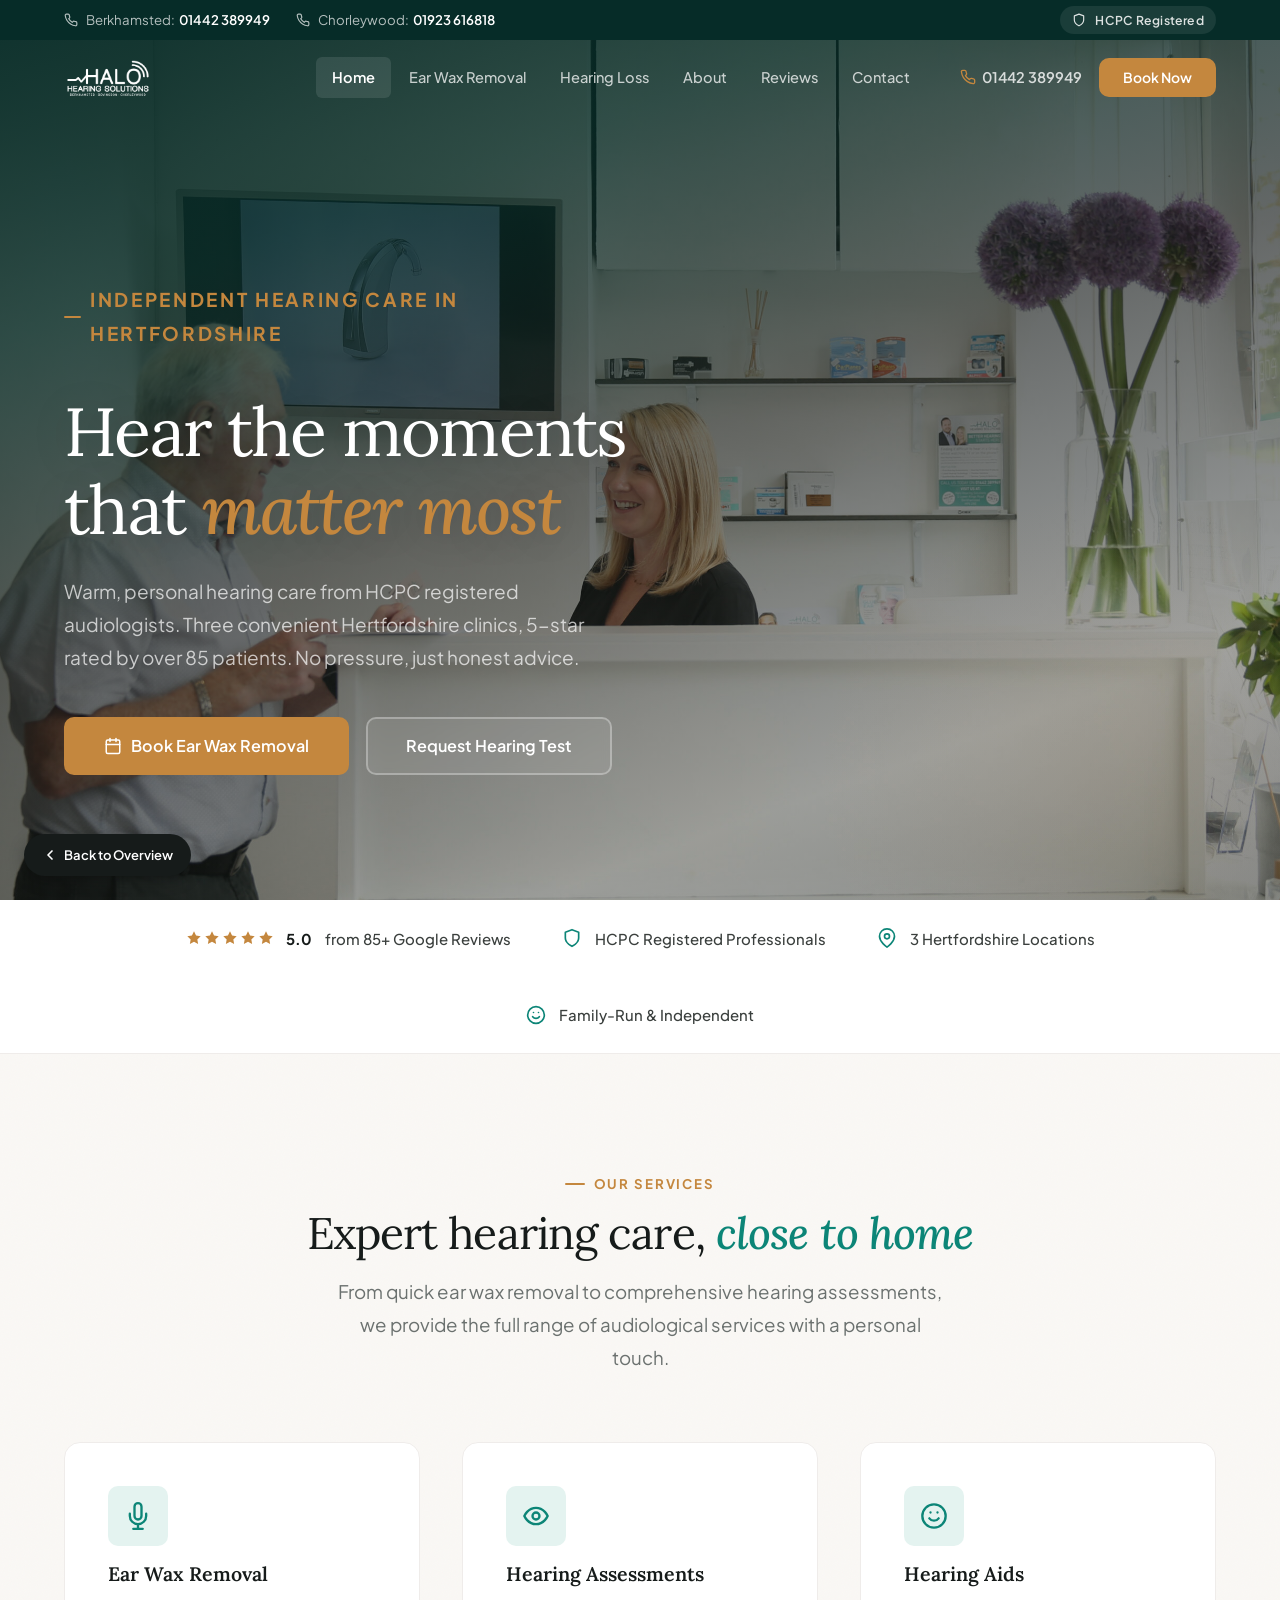
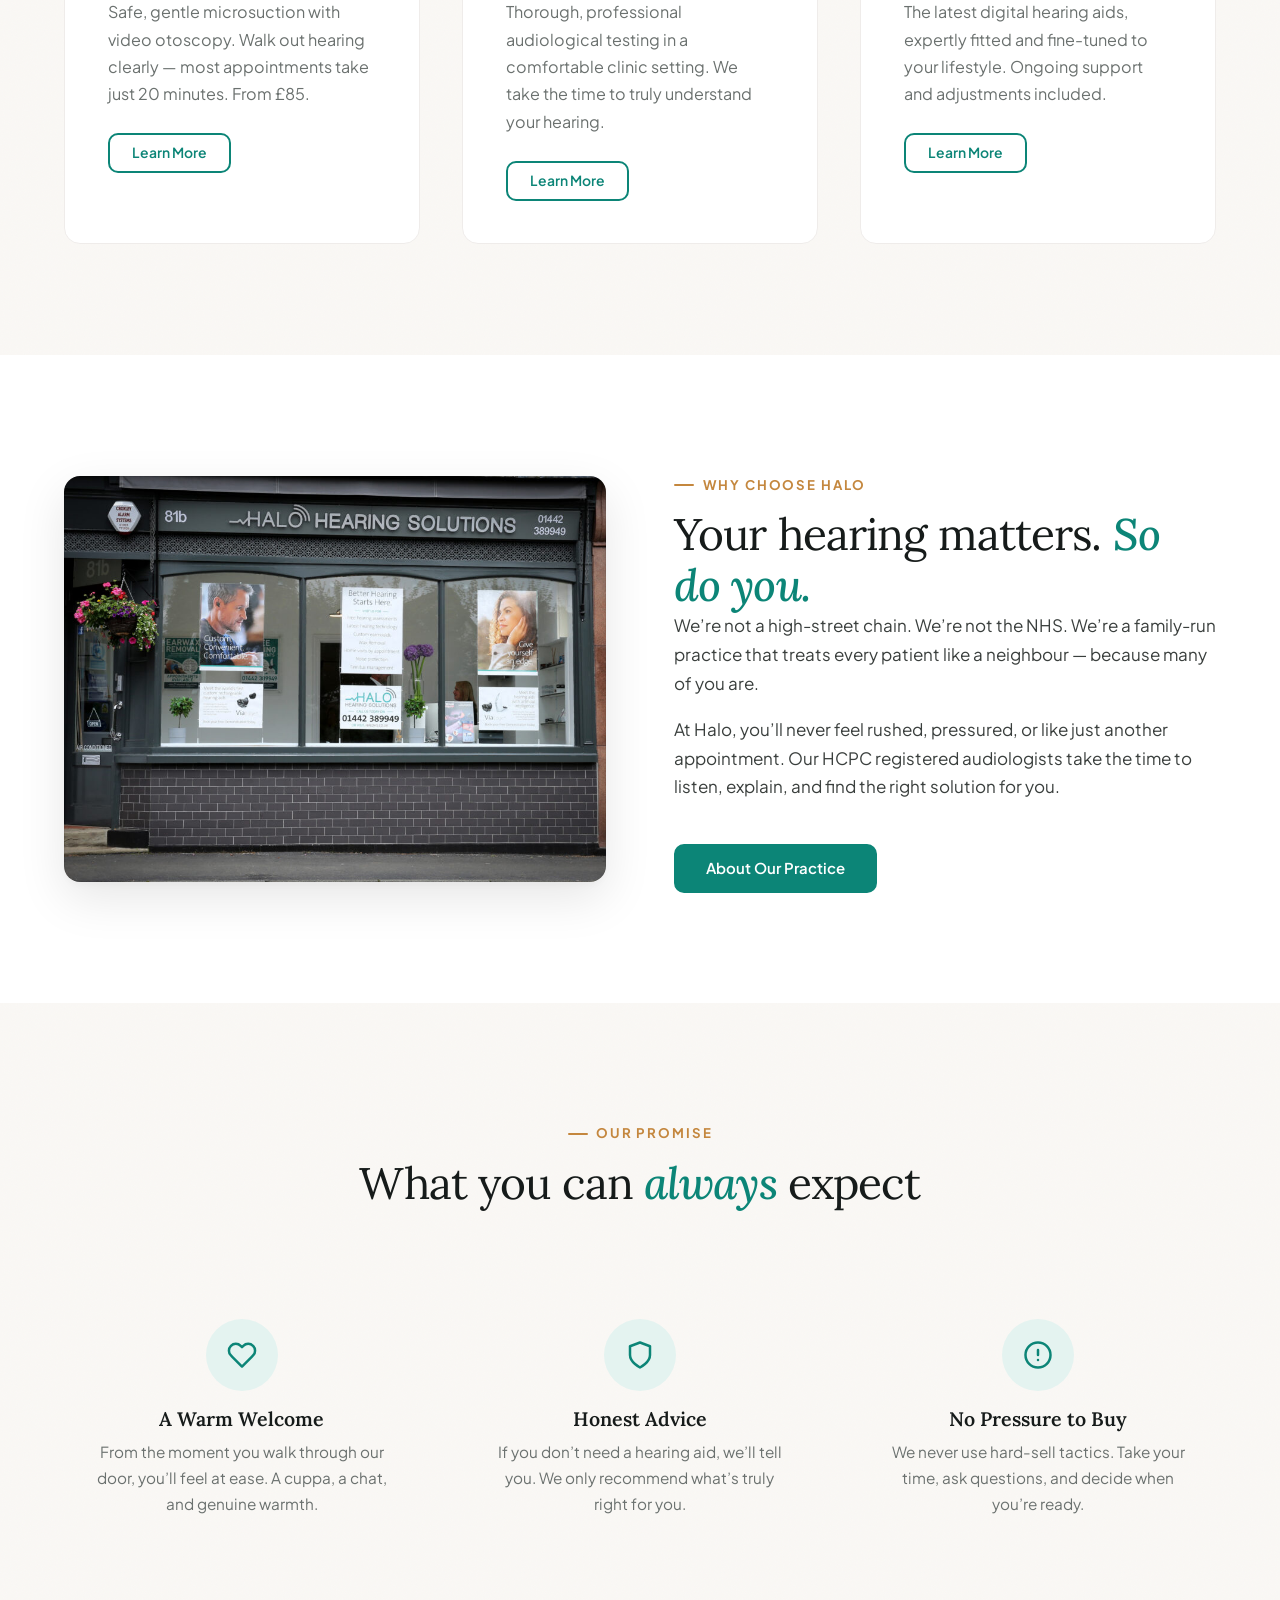
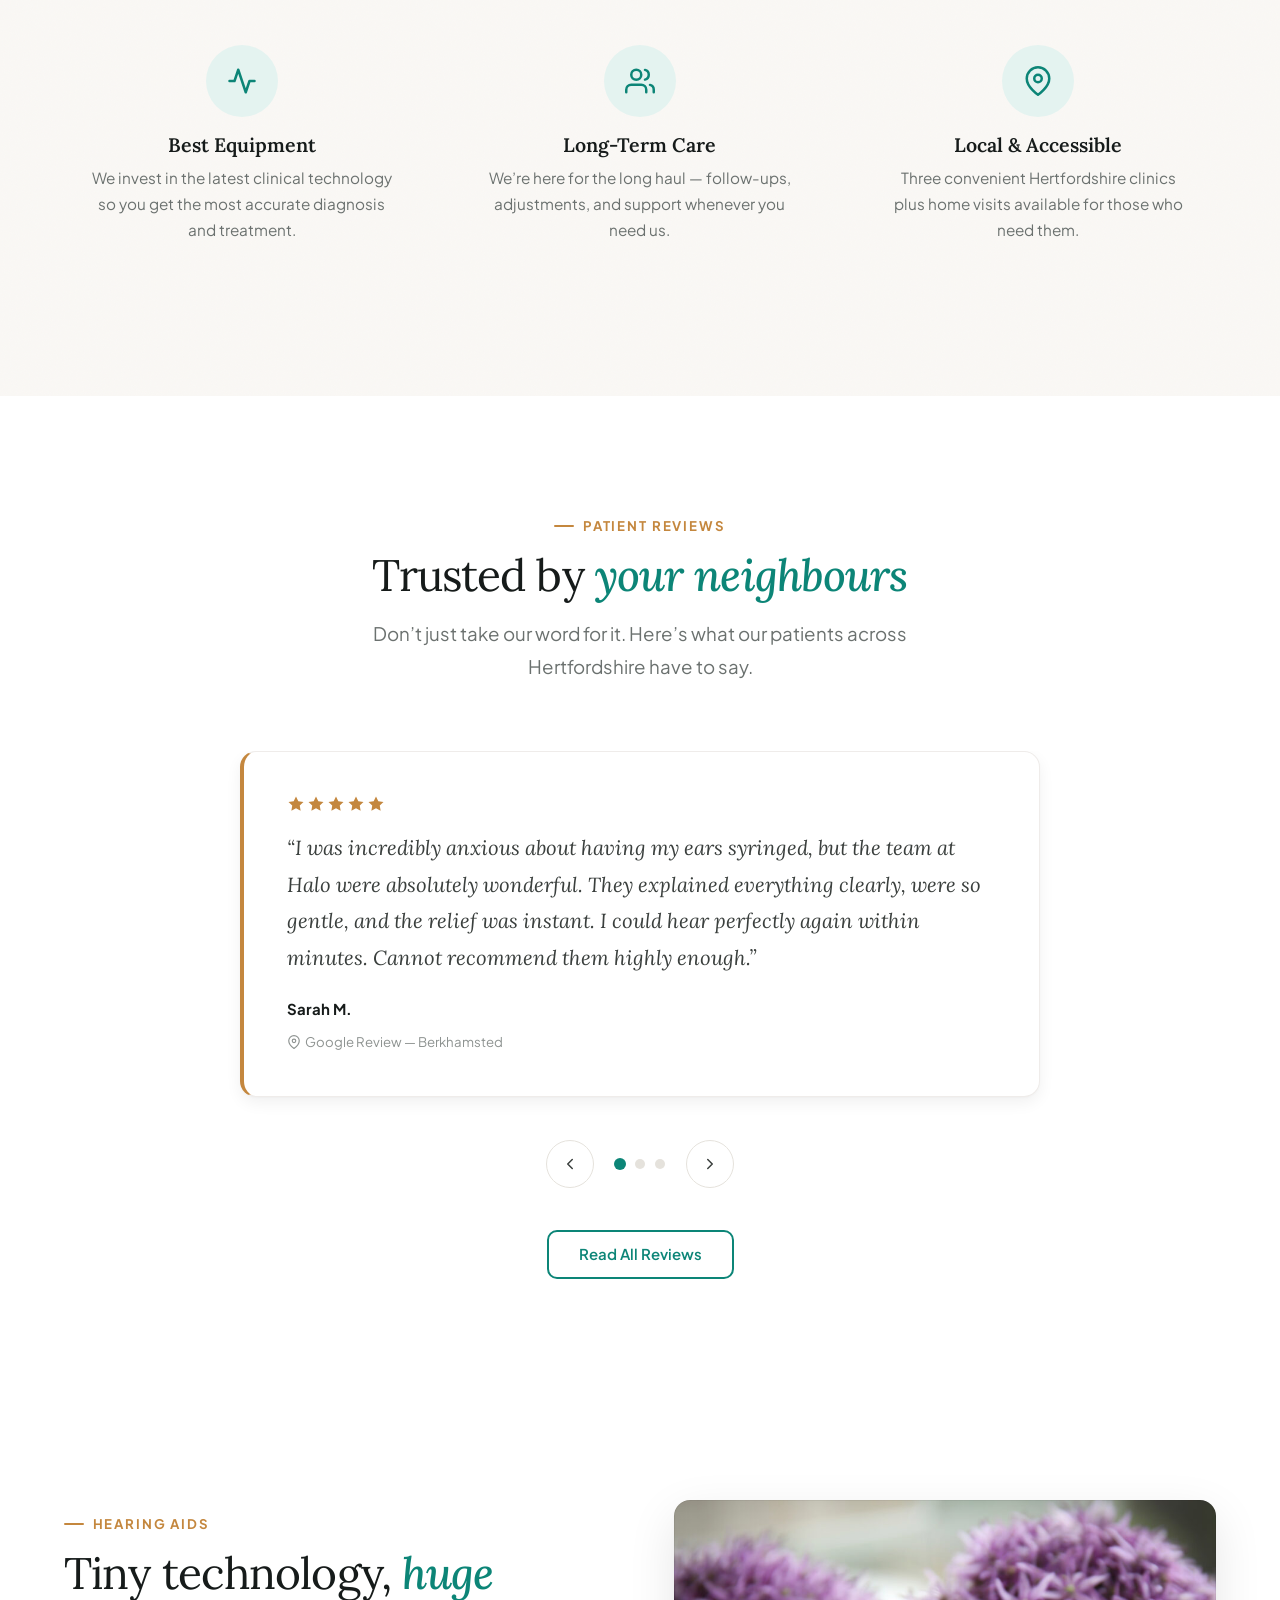
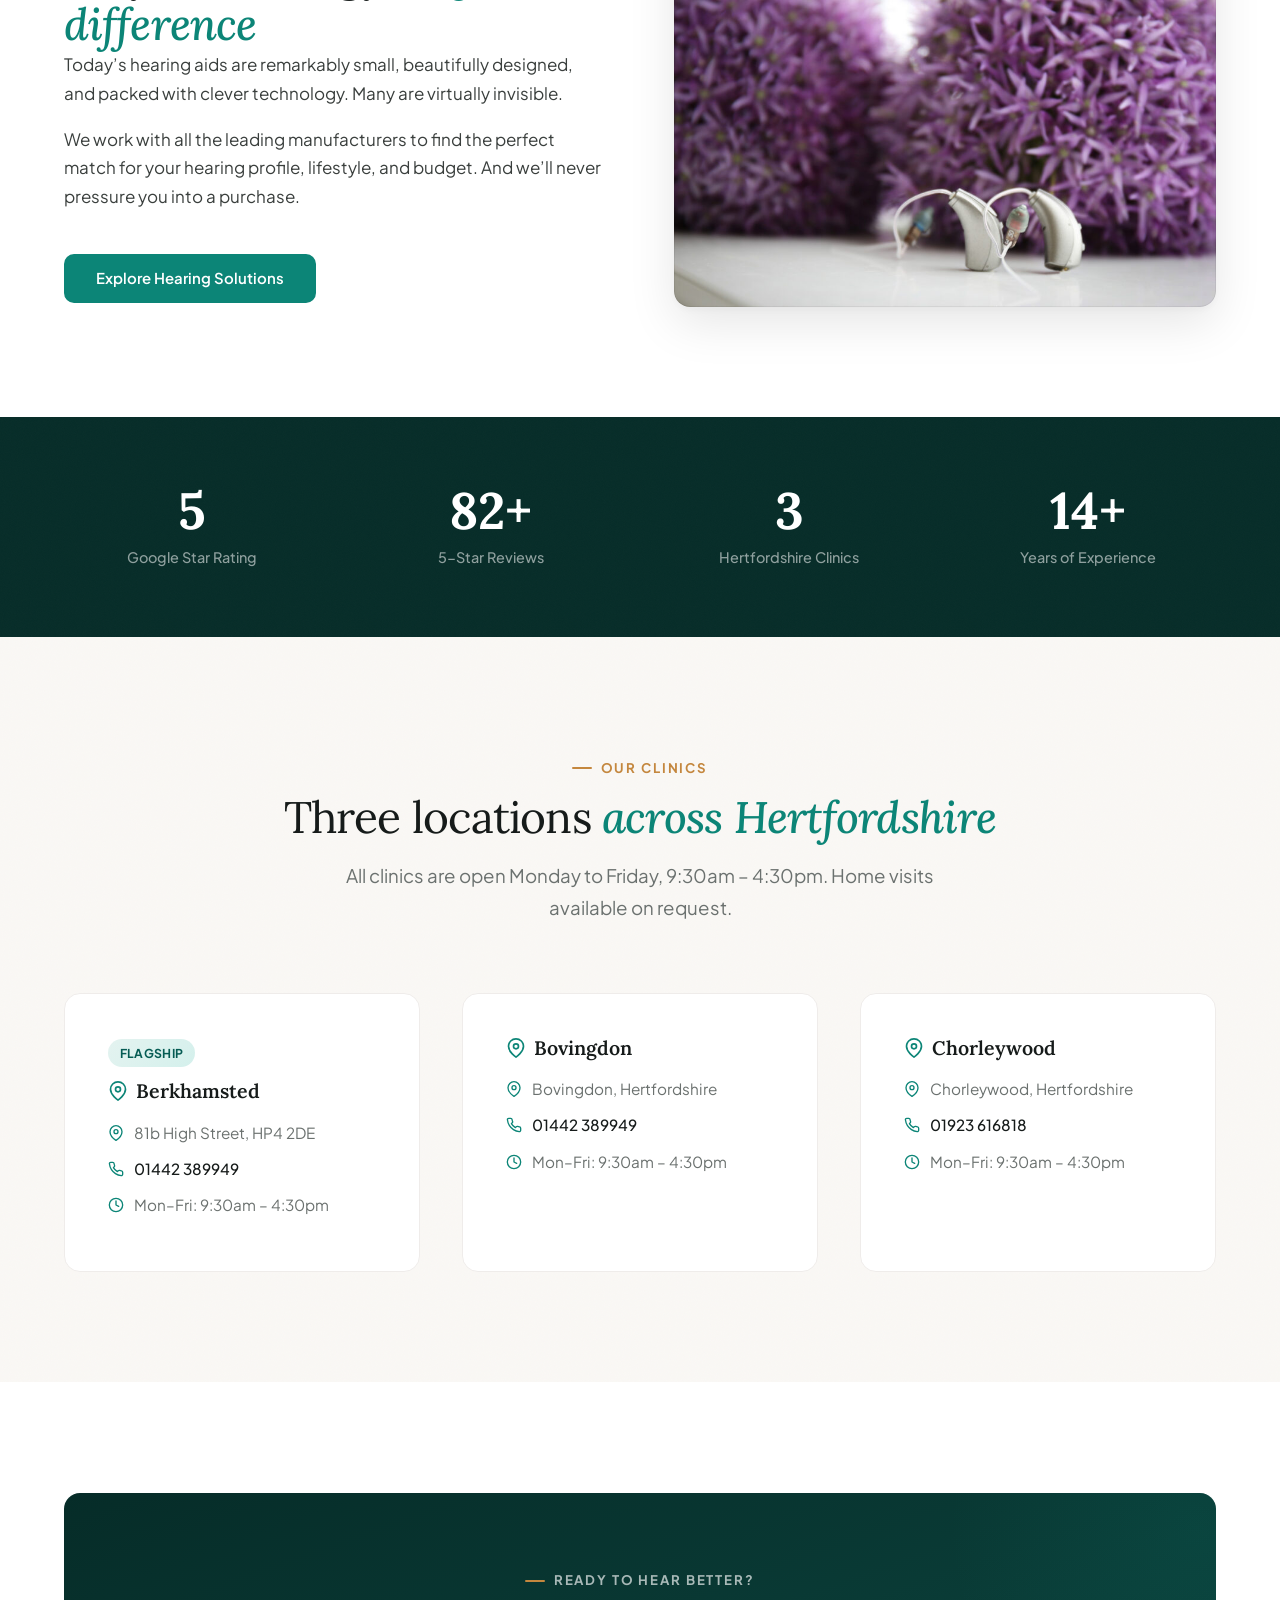
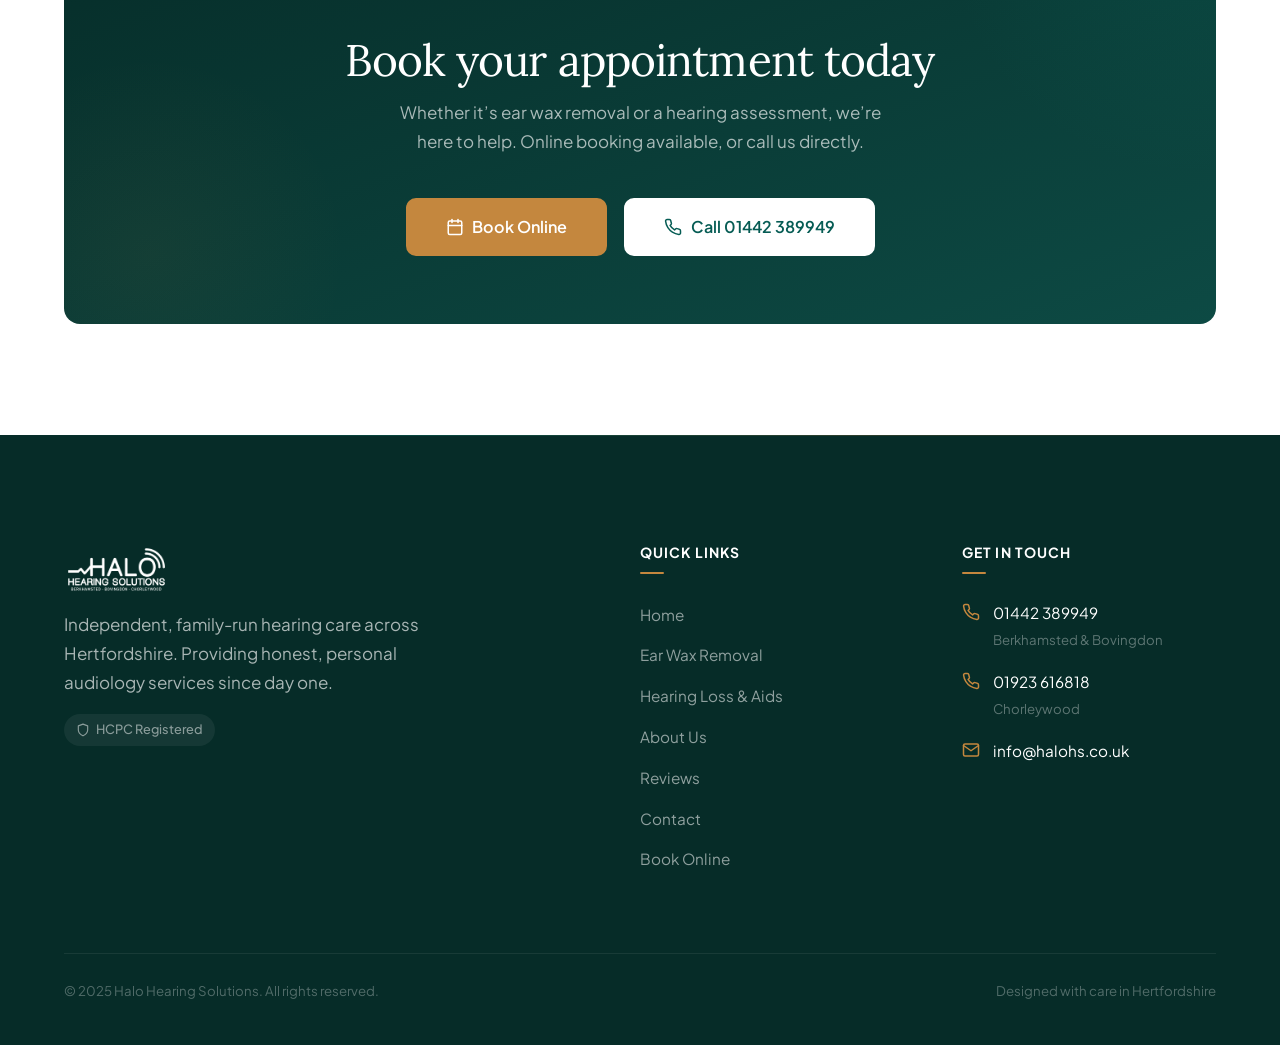
<file: demo.html>
<!DOCTYPE html>
<html lang="en">
<head>
  <meta charset="UTF-8">
  <meta name="viewport" content="width=device-width, initial-scale=1.0">
  <title>Halo Hearing Solutions | Independent Hearing Care in Hertfordshire</title>
  <meta name="robots" content="noindex, nofollow">
  <meta name="description" content="Halo Hearing Solutions — independent, 5-star rated hearing care in Berkhamsted, Bovingdon &amp; Chorleywood. Ear wax removal, hearing tests &amp; hearing aids. HCPC registered.">
  <meta property="og:title" content="Halo Hearing Solutions | Independent Hearing Care in Hertfordshire">
  <meta property="og:description" content="Premium, independent hearing care across three Hertfordshire locations. 5-star Google rated. HCPC registered professionals.">
  <meta property="og:type" content="website">
  <link rel="icon" href="data:image/svg+xml,<svg xmlns='http://www.w3.org/2000/svg' viewBox='0 0 100 100'><text y='.9em' font-size='90'>👂</text></svg>">
  <link rel="preconnect" href="https://fonts.googleapis.com">
  <link rel="preconnect" href="https://fonts.gstatic.com" crossorigin>
  <link href="https://fonts.googleapis.com/css2?family=Lora:ital,wght@0,400;0,500;0,600;0,700;1,400;1,600&family=Plus+Jakarta+Sans:wght@400;500;600;700&display=swap" rel="stylesheet">
  <link rel="stylesheet" href="css/styles.css?v=5">
  <script type="application/ld+json">
  {
    "@context": "https://schema.org",
    "@type": "MedicalBusiness",
    "name": "Halo Hearing Solutions",
    "url": "https://halohs.co.uk",
    "telephone": "+441442389949",
    "email": "info@halohs.co.uk",
    "description": "Independent hearing care practice in Hertfordshire offering ear wax removal, hearing assessments and hearing aids.",
    "areaServed": "Hertfordshire, UK",
    "aggregateRating": {
      "@type": "AggregateRating",
      "ratingValue": "5.0",
      "reviewCount": "85"
    },
    "address": [
      {
        "@type": "PostalAddress",
        "streetAddress": "81b High Street",
        "addressLocality": "Berkhamsted",
        "addressRegion": "Hertfordshire",
        "postalCode": "HP4 2DE",
        "addressCountry": "GB"
      }
    ],
    "openingHours": "Mo-Fr 09:30-16:30"
  }
  </script>
  <script type="text/javascript">
    (function(c,l,a,r,i,t,y){
        c[a]=c[a]||function(){(c[a].q=c[a].q||[]).push(arguments)};
        t=l.createElement(r);t.async=1;t.src="https://www.clarity.ms/tag/"+i;
        y=l.getElementsByTagName(r)[0];y.parentNode.insertBefore(t,y);
    })(window, document, "clarity", "script", "vrlpdaeq73");
  </script>
</head>
<body>

  <a href="#main" class="skip-link">Skip to main content</a>
  <div class="scroll-progress" aria-hidden="true"></div>

  <!-- Back to overview -->
  <a href="index.html" style="position:fixed;bottom:24px;left:24px;z-index:9999;display:inline-flex;align-items:center;gap:6px;padding:10px 18px;background:#161B1A;color:#fff;font-family:'Plus Jakarta Sans',system-ui,sans-serif;font-size:13px;font-weight:600;border-radius:999px;text-decoration:none;box-shadow:0 4px 16px rgba(0,0,0,0.25);transition:background 0.2s;" onmouseover="this.style.background='#0C8577'" onmouseout="this.style.background='#161B1A'">
    <svg width="16" height="16" viewBox="0 0 24 24" fill="none" stroke="currentColor" stroke-width="2.5" stroke-linecap="round" stroke-linejoin="round"><polyline points="15 18 9 12 15 6"/></svg>
    Back to Overview
  </a>

  <!-- ============ TOP BAR ============ -->
  <div class="top-bar" role="banner">
    <div class="top-bar-inner">
      <div class="top-bar-phones">
        <span>
          <svg viewBox="0 0 24 24" fill="none" stroke="currentColor" stroke-width="2" stroke-linecap="round" stroke-linejoin="round"><path d="M22 16.92v3a2 2 0 0 1-2.18 2 19.79 19.79 0 0 1-8.63-3.07 19.5 19.5 0 0 1-6-6 19.79 19.79 0 0 1-3.07-8.67A2 2 0 0 1 4.11 2h3a2 2 0 0 1 2 1.72c.127.96.361 1.903.7 2.81a2 2 0 0 1-.45 2.11L8.09 9.91a16 16 0 0 0 6 6l1.27-1.27a2 2 0 0 1 2.11-.45c.907.339 1.85.573 2.81.7A2 2 0 0 1 22 16.92z"/></svg>
          Berkhamsted: <a href="tel:01442389949">01442 389949</a>
        </span>
        <span>
          <svg viewBox="0 0 24 24" fill="none" stroke="currentColor" stroke-width="2" stroke-linecap="round" stroke-linejoin="round"><path d="M22 16.92v3a2 2 0 0 1-2.18 2 19.79 19.79 0 0 1-8.63-3.07 19.5 19.5 0 0 1-6-6 19.79 19.79 0 0 1-3.07-8.67A2 2 0 0 1 4.11 2h3a2 2 0 0 1 2 1.72c.127.96.361 1.903.7 2.81a2 2 0 0 1-.45 2.11L8.09 9.91a16 16 0 0 0 6 6l1.27-1.27a2 2 0 0 1 2.11-.45c.907.339 1.85.573 2.81.7A2 2 0 0 1 22 16.92z"/></svg>
          Chorleywood: <a href="tel:01923616818">01923 616818</a>
        </span>
      </div>
      <div>
        <span class="badge-hcpc">
          <svg viewBox="0 0 24 24" fill="none" stroke="currentColor" stroke-width="2" stroke-linecap="round" stroke-linejoin="round"><path d="M12 22s8-4 8-10V5l-8-3-8 3v7c0 6 8 10 8 10z"/></svg>
          HCPC Registered
        </span>
      </div>
    </div>
  </div>

  <!-- ============ HEADER ============ -->
  <header class="header header--hero">
    <div class="header-inner">
      <a href="index.html" class="logo" aria-label="Halo Hearing Solutions — Home">
        <img src="images/logo.png" alt="Halo Hearing Solutions" class="logo-img">
      </a>

      <nav class="nav" aria-label="Main navigation">
        <div class="nav-links">
          <a href="index.html" class="active">Home</a>
          <a href="ear-wax-removal.html">Ear Wax Removal</a>
          <a href="hearing-loss.html">Hearing Loss</a>
          <a href="about.html">About</a>
          <a href="reviews.html">Reviews</a>
          <a href="contact.html">Contact</a>
        </div>
        <div class="header-cta">
          <a href="tel:01442389949" class="header-phone">
            <svg viewBox="0 0 24 24" fill="none" stroke="currentColor" stroke-width="2" stroke-linecap="round" stroke-linejoin="round"><path d="M22 16.92v3a2 2 0 0 1-2.18 2 19.79 19.79 0 0 1-8.63-3.07 19.5 19.5 0 0 1-6-6 19.79 19.79 0 0 1-3.07-8.67A2 2 0 0 1 4.11 2h3a2 2 0 0 1 2 1.72c.127.96.361 1.903.7 2.81a2 2 0 0 1-.45 2.11L8.09 9.91a16 16 0 0 0 6 6l1.27-1.27a2 2 0 0 1 2.11-.45c.907.339 1.85.573 2.81.7A2 2 0 0 1 22 16.92z"/></svg>
            01442 389949
          </a>
          <a href="https://halohs.co.uk/appointment-booking/" class="btn btn-primary btn-sm">Book Now</a>
        </div>
      </nav>

      <button class="menu-toggle" aria-label="Open menu" aria-expanded="false" aria-controls="mobile-nav">
        <span></span><span></span><span></span>
      </button>
    </div>
  </header>

  <!-- ============ MOBILE NAV ============ -->
  <nav class="mobile-nav" id="mobile-nav" aria-label="Mobile navigation">
    <a href="index.html" class="active">Home</a>
    <a href="ear-wax-removal.html">Ear Wax Removal</a>
    <a href="hearing-loss.html">Hearing Loss</a>
    <a href="about.html">About</a>
    <a href="reviews.html">Reviews</a>
    <a href="contact.html">Contact</a>
    <div class="mobile-nav-contact">
      <a href="https://halohs.co.uk/appointment-booking/" class="btn btn-primary">Book Appointment</a>
      <a href="tel:01442389949" class="btn btn-outline">Call Us</a>
    </div>
  </nav>

  <!-- ============ HERO ============ -->
  <section class="hero hero--home" id="hero">
    <div class="hero-bg">
      <img src="images/customer-in-shop.jpg" alt="A patient being welcomed at the Halo Hearing Solutions reception" loading="eager">
    </div>
    <div class="container">
      <div class="hero-content--home">
        <p class="subtitle">Independent Hearing Care in Hertfordshire</p>
        <h1>Hear the moments that <em>matter most</em></h1>
        <p>Warm, personal hearing care from HCPC registered audiologists. Three convenient Hertfordshire clinics, 5-star rated by over 85 patients. No pressure, just honest advice.</p>
        <div class="hero-actions">
          <a href="https://halohs.co.uk/appointment-booking/" class="btn btn-primary btn-lg">
            <svg viewBox="0 0 24 24" fill="none" stroke="currentColor" stroke-width="2" stroke-linecap="round" stroke-linejoin="round"><rect x="3" y="4" width="18" height="18" rx="2" ry="2"/><line x1="16" y1="2" x2="16" y2="6"/><line x1="8" y1="2" x2="8" y2="6"/><line x1="3" y1="10" x2="21" y2="10"/></svg>
            Book Ear Wax Removal
          </a>
          <a href="contact.html" class="btn btn-ghost btn-lg">Request Hearing Test</a>
        </div>
      </div>
    </div>
  </section>

  <main id="main">

    <!-- ============ TRUST BAR ============ -->
    <div class="trust-bar">
      <div class="container">
        <div class="trust-items">
          <div class="trust-item">
            <div class="stars">
              <svg viewBox="0 0 24 24" fill="currentColor"><path d="M12 2l3.09 6.26L22 9.27l-5 4.87 1.18 6.88L12 17.77l-6.18 3.25L7 14.14 2 9.27l6.91-1.01L12 2z"/></svg>
              <svg viewBox="0 0 24 24" fill="currentColor"><path d="M12 2l3.09 6.26L22 9.27l-5 4.87 1.18 6.88L12 17.77l-6.18 3.25L7 14.14 2 9.27l6.91-1.01L12 2z"/></svg>
              <svg viewBox="0 0 24 24" fill="currentColor"><path d="M12 2l3.09 6.26L22 9.27l-5 4.87 1.18 6.88L12 17.77l-6.18 3.25L7 14.14 2 9.27l6.91-1.01L12 2z"/></svg>
              <svg viewBox="0 0 24 24" fill="currentColor"><path d="M12 2l3.09 6.26L22 9.27l-5 4.87 1.18 6.88L12 17.77l-6.18 3.25L7 14.14 2 9.27l6.91-1.01L12 2z"/></svg>
              <svg viewBox="0 0 24 24" fill="currentColor"><path d="M12 2l3.09 6.26L22 9.27l-5 4.87 1.18 6.88L12 17.77l-6.18 3.25L7 14.14 2 9.27l6.91-1.01L12 2z"/></svg>
            </div>
            <strong>5.0</strong> from 85+ Google Reviews
          </div>
          <div class="trust-item">
            <svg viewBox="0 0 24 24" fill="none" stroke="currentColor" stroke-width="2" stroke-linecap="round" stroke-linejoin="round"><path d="M12 22s8-4 8-10V5l-8-3-8 3v7c0 6 8 10 8 10z"/></svg>
            HCPC Registered Professionals
          </div>
          <div class="trust-item">
            <svg viewBox="0 0 24 24" fill="none" stroke="currentColor" stroke-width="2" stroke-linecap="round" stroke-linejoin="round"><path d="M21 10c0 7-9 13-9 13s-9-6-9-13a9 9 0 0 1 18 0z"/><circle cx="12" cy="10" r="3"/></svg>
            3 Hertfordshire Locations
          </div>
          <div class="trust-item">
            <svg viewBox="0 0 24 24" fill="none" stroke="currentColor" stroke-width="2" stroke-linecap="round" stroke-linejoin="round"><circle cx="12" cy="12" r="10"/><path d="M8 14s1.5 2 4 2 4-2 4-2"/><line x1="9" y1="9" x2="9.01" y2="9"/><line x1="15" y1="9" x2="15.01" y2="9"/></svg>
            Family-Run &amp; Independent
          </div>
        </div>
      </div>
    </div>

    <!-- ============ SERVICES ============ -->
    <section class="bg-cream" id="services">
      <div class="container">
        <div class="text-center reveal">
          <p class="subtitle">Our Services</p>
          <h2>Expert hearing care, <em>close to home</em></h2>
          <p class="section-intro">From quick ear wax removal to comprehensive hearing assessments, we provide the full range of audiological services with a personal touch.</p>
        </div>

        <div class="grid grid-3" style="margin-top: var(--sp-2xl);">
          <div class="card service-card reveal reveal-delay-1">
            <div class="card-icon">
              <svg viewBox="0 0 24 24" fill="none" stroke="currentColor" stroke-width="2" stroke-linecap="round" stroke-linejoin="round"><path d="M12 1a3 3 0 0 0-3 3v8a3 3 0 0 0 6 0V4a3 3 0 0 0-3-3z"/><path d="M19 10v2a7 7 0 0 1-14 0v-2"/><line x1="12" y1="19" x2="12" y2="23"/><line x1="8" y1="23" x2="16" y2="23"/></svg>
            </div>
            <h4>Ear Wax Removal</h4>
            <p>Safe, gentle microsuction with video otoscopy. Walk out hearing clearly — most appointments take just 20 minutes. From &pound;85.</p>
            <a href="ear-wax-removal.html" class="btn btn-outline btn-sm">Learn More</a>
          </div>

          <div class="card service-card reveal reveal-delay-2">
            <div class="card-icon">
              <svg viewBox="0 0 24 24" fill="none" stroke="currentColor" stroke-width="2" stroke-linecap="round" stroke-linejoin="round"><path d="M2 12s3-7 10-7 10 7 10 7-3 7-10 7-10-7-10-7z"/><circle cx="12" cy="12" r="3"/></svg>
            </div>
            <h4>Hearing Assessments</h4>
            <p>Thorough, professional audiological testing in a comfortable clinic setting. We take the time to truly understand your hearing.</p>
            <a href="hearing-loss.html" class="btn btn-outline btn-sm">Learn More</a>
          </div>

          <div class="card service-card reveal reveal-delay-3">
            <div class="card-icon">
              <svg viewBox="0 0 24 24" fill="none" stroke="currentColor" stroke-width="2" stroke-linecap="round" stroke-linejoin="round"><circle cx="12" cy="12" r="10"/><path d="M8 14s1.5 2 4 2 4-2 4-2"/><line x1="9" y1="9" x2="9.01" y2="9"/><line x1="15" y1="9" x2="15.01" y2="9"/></svg>
            </div>
            <h4>Hearing Aids</h4>
            <p>The latest digital hearing aids, expertly fitted and fine-tuned to your lifestyle. Ongoing support and adjustments included.</p>
            <a href="hearing-loss.html" class="btn btn-outline btn-sm">Learn More</a>
          </div>
        </div>
      </div>
    </section>

    <!-- ============ WHY HALO (Split Content) ============ -->
    <section class="bg-white">
      <div class="container">
        <div class="content-split">
          <div class="content-image reveal">
            <img src="images/shopfront.jpg" alt="The Halo Hearing Solutions clinic in Berkhamsted" loading="lazy">
          </div>
          <div class="reveal">
            <p class="subtitle">Why Choose Halo</p>
            <h2>Your hearing matters. <em>So do you.</em></h2>
            <p>We&rsquo;re not a high-street chain. We&rsquo;re not the NHS. We&rsquo;re a family-run practice that treats every patient like a neighbour — because many of you are.</p>
            <p>At Halo, you&rsquo;ll never feel rushed, pressured, or like just another appointment. Our HCPC registered audiologists take the time to listen, explain, and find the right solution for you.</p>
            <div style="margin-top: var(--sp-xl);">
              <a href="about.html" class="btn btn-teal">About Our Practice</a>
            </div>
          </div>
        </div>
      </div>
    </section>

    <!-- ============ OUR PROMISE ============ -->
    <section class="bg-cream">
      <div class="container">
        <div class="text-center reveal">
          <p class="subtitle">Our Promise</p>
          <h2>What you can <em>always</em> expect</h2>
        </div>

        <div class="promise-grid" style="margin-top: var(--sp-2xl);">
          <div class="promise-item reveal reveal-delay-1">
            <div class="promise-icon">
              <svg viewBox="0 0 24 24" fill="none" stroke="currentColor" stroke-width="2" stroke-linecap="round" stroke-linejoin="round"><path d="M20.84 4.61a5.5 5.5 0 0 0-7.78 0L12 5.67l-1.06-1.06a5.5 5.5 0 0 0-7.78 7.78l1.06 1.06L12 21.23l7.78-7.78 1.06-1.06a5.5 5.5 0 0 0 0-7.78z"/></svg>
            </div>
            <h4>A Warm Welcome</h4>
            <p>From the moment you walk through our door, you&rsquo;ll feel at ease. A cuppa, a chat, and genuine warmth.</p>
          </div>

          <div class="promise-item reveal reveal-delay-2">
            <div class="promise-icon">
              <svg viewBox="0 0 24 24" fill="none" stroke="currentColor" stroke-width="2" stroke-linecap="round" stroke-linejoin="round"><path d="M12 22s8-4 8-10V5l-8-3-8 3v7c0 6 8 10 8 10z"/></svg>
            </div>
            <h4>Honest Advice</h4>
            <p>If you don&rsquo;t need a hearing aid, we&rsquo;ll tell you. We only recommend what&rsquo;s truly right for you.</p>
          </div>

          <div class="promise-item reveal reveal-delay-3">
            <div class="promise-icon">
              <svg viewBox="0 0 24 24" fill="none" stroke="currentColor" stroke-width="2" stroke-linecap="round" stroke-linejoin="round"><circle cx="12" cy="12" r="10"/><line x1="12" y1="8" x2="12" y2="12"/><line x1="12" y1="16" x2="12.01" y2="16"/></svg>
            </div>
            <h4>No Pressure to Buy</h4>
            <p>We never use hard-sell tactics. Take your time, ask questions, and decide when you&rsquo;re ready.</p>
          </div>

          <div class="promise-item reveal reveal-delay-1">
            <div class="promise-icon">
              <svg viewBox="0 0 24 24" fill="none" stroke="currentColor" stroke-width="2" stroke-linecap="round" stroke-linejoin="round"><polyline points="22 12 18 12 15 21 9 3 6 12 2 12"/></svg>
            </div>
            <h4>Best Equipment</h4>
            <p>We invest in the latest clinical technology so you get the most accurate diagnosis and treatment.</p>
          </div>

          <div class="promise-item reveal reveal-delay-2">
            <div class="promise-icon">
              <svg viewBox="0 0 24 24" fill="none" stroke="currentColor" stroke-width="2" stroke-linecap="round" stroke-linejoin="round"><path d="M17 21v-2a4 4 0 0 0-4-4H5a4 4 0 0 0-4 4v2"/><circle cx="9" cy="7" r="4"/><path d="M23 21v-2a4 4 0 0 0-3-3.87"/><path d="M16 3.13a4 4 0 0 1 0 7.75"/></svg>
            </div>
            <h4>Long-Term Care</h4>
            <p>We&rsquo;re here for the long haul — follow-ups, adjustments, and support whenever you need us.</p>
          </div>

          <div class="promise-item reveal reveal-delay-3">
            <div class="promise-icon">
              <svg viewBox="0 0 24 24" fill="none" stroke="currentColor" stroke-width="2" stroke-linecap="round" stroke-linejoin="round"><path d="M21 10c0 7-9 13-9 13s-9-6-9-13a9 9 0 0 1 18 0z"/><circle cx="12" cy="10" r="3"/></svg>
            </div>
            <h4>Local &amp; Accessible</h4>
            <p>Three convenient Hertfordshire clinics plus home visits available for those who need them.</p>
          </div>
        </div>
      </div>
    </section>

    <!-- ============ REVIEWS CAROUSEL ============ -->
    <section class="bg-white" id="reviews">
      <div class="container">
        <div class="text-center reveal">
          <p class="subtitle">Patient Reviews</p>
          <h2>Trusted by <em>your neighbours</em></h2>
          <p class="section-intro">Don&rsquo;t just take our word for it. Here&rsquo;s what our patients across Hertfordshire have to say.</p>
        </div>

        <div class="review-carousel reveal" style="margin-top: var(--sp-2xl);" tabindex="0" role="region" aria-label="Patient reviews carousel">
          <div class="review-carousel-track">
            <div class="review-carousel-slide">
              <div class="review-card review-featured">
                <div class="review-stars">
                  <svg viewBox="0 0 24 24" fill="currentColor"><path d="M12 2l3.09 6.26L22 9.27l-5 4.87 1.18 6.88L12 17.77l-6.18 3.25L7 14.14 2 9.27l6.91-1.01L12 2z"/></svg>
                  <svg viewBox="0 0 24 24" fill="currentColor"><path d="M12 2l3.09 6.26L22 9.27l-5 4.87 1.18 6.88L12 17.77l-6.18 3.25L7 14.14 2 9.27l6.91-1.01L12 2z"/></svg>
                  <svg viewBox="0 0 24 24" fill="currentColor"><path d="M12 2l3.09 6.26L22 9.27l-5 4.87 1.18 6.88L12 17.77l-6.18 3.25L7 14.14 2 9.27l6.91-1.01L12 2z"/></svg>
                  <svg viewBox="0 0 24 24" fill="currentColor"><path d="M12 2l3.09 6.26L22 9.27l-5 4.87 1.18 6.88L12 17.77l-6.18 3.25L7 14.14 2 9.27l6.91-1.01L12 2z"/></svg>
                  <svg viewBox="0 0 24 24" fill="currentColor"><path d="M12 2l3.09 6.26L22 9.27l-5 4.87 1.18 6.88L12 17.77l-6.18 3.25L7 14.14 2 9.27l6.91-1.01L12 2z"/></svg>
                </div>
                <blockquote>&ldquo;I was incredibly anxious about having my ears syringed, but the team at Halo were absolutely wonderful. They explained everything clearly, were so gentle, and the relief was instant. I could hear perfectly again within minutes. Cannot recommend them highly enough.&rdquo;</blockquote>
                <cite>Sarah M.</cite>
                <div class="review-source">
                  <svg viewBox="0 0 24 24" fill="none" stroke="currentColor" stroke-width="2" stroke-linecap="round" stroke-linejoin="round"><path d="M21 10c0 7-9 13-9 13s-9-6-9-13a9 9 0 0 1 18 0z"/><circle cx="12" cy="10" r="3"/></svg>
                  Google Review — Berkhamsted
                </div>
              </div>
            </div>
            <div class="review-carousel-slide">
              <div class="review-card review-featured">
                <div class="review-stars">
                  <svg viewBox="0 0 24 24" fill="currentColor"><path d="M12 2l3.09 6.26L22 9.27l-5 4.87 1.18 6.88L12 17.77l-6.18 3.25L7 14.14 2 9.27l6.91-1.01L12 2z"/></svg>
                  <svg viewBox="0 0 24 24" fill="currentColor"><path d="M12 2l3.09 6.26L22 9.27l-5 4.87 1.18 6.88L12 17.77l-6.18 3.25L7 14.14 2 9.27l6.91-1.01L12 2z"/></svg>
                  <svg viewBox="0 0 24 24" fill="currentColor"><path d="M12 2l3.09 6.26L22 9.27l-5 4.87 1.18 6.88L12 17.77l-6.18 3.25L7 14.14 2 9.27l6.91-1.01L12 2z"/></svg>
                  <svg viewBox="0 0 24 24" fill="currentColor"><path d="M12 2l3.09 6.26L22 9.27l-5 4.87 1.18 6.88L12 17.77l-6.18 3.25L7 14.14 2 9.27l6.91-1.01L12 2z"/></svg>
                  <svg viewBox="0 0 24 24" fill="currentColor"><path d="M12 2l3.09 6.26L22 9.27l-5 4.87 1.18 6.88L12 17.77l-6.18 3.25L7 14.14 2 9.27l6.91-1.01L12 2z"/></svg>
                </div>
                <blockquote>&ldquo;My father is 89 and quite frail. The care and patience shown by the team was exceptional. They treated him with such dignity and kindness. His hearing aids have given him a new lease of life — he can join family conversations again.&rdquo;</blockquote>
                <cite>James T.</cite>
                <div class="review-source">
                  <svg viewBox="0 0 24 24" fill="none" stroke="currentColor" stroke-width="2" stroke-linecap="round" stroke-linejoin="round"><path d="M21 10c0 7-9 13-9 13s-9-6-9-13a9 9 0 0 1 18 0z"/><circle cx="12" cy="10" r="3"/></svg>
                  Google Review — Bovingdon
                </div>
              </div>
            </div>
            <div class="review-carousel-slide">
              <div class="review-card review-featured">
                <div class="review-stars">
                  <svg viewBox="0 0 24 24" fill="currentColor"><path d="M12 2l3.09 6.26L22 9.27l-5 4.87 1.18 6.88L12 17.77l-6.18 3.25L7 14.14 2 9.27l6.91-1.01L12 2z"/></svg>
                  <svg viewBox="0 0 24 24" fill="currentColor"><path d="M12 2l3.09 6.26L22 9.27l-5 4.87 1.18 6.88L12 17.77l-6.18 3.25L7 14.14 2 9.27l6.91-1.01L12 2z"/></svg>
                  <svg viewBox="0 0 24 24" fill="currentColor"><path d="M12 2l3.09 6.26L22 9.27l-5 4.87 1.18 6.88L12 17.77l-6.18 3.25L7 14.14 2 9.27l6.91-1.01L12 2z"/></svg>
                  <svg viewBox="0 0 24 24" fill="currentColor"><path d="M12 2l3.09 6.26L22 9.27l-5 4.87 1.18 6.88L12 17.77l-6.18 3.25L7 14.14 2 9.27l6.91-1.01L12 2z"/></svg>
                  <svg viewBox="0 0 24 24" fill="currentColor"><path d="M12 2l3.09 6.26L22 9.27l-5 4.87 1.18 6.88L12 17.77l-6.18 3.25L7 14.14 2 9.27l6.91-1.01L12 2z"/></svg>
                </div>
                <blockquote>&ldquo;Booked in for ear wax removal — the whole process was quick, painless and professional. No hard sell for hearing aids, just genuine advice. The difference was immediate. Will definitely come back and recommend to everyone.&rdquo;</blockquote>
                <cite>David R.</cite>
                <div class="review-source">
                  <svg viewBox="0 0 24 24" fill="none" stroke="currentColor" stroke-width="2" stroke-linecap="round" stroke-linejoin="round"><path d="M21 10c0 7-9 13-9 13s-9-6-9-13a9 9 0 0 1 18 0z"/><circle cx="12" cy="10" r="3"/></svg>
                  Google Review — Chorleywood
                </div>
              </div>
            </div>
          </div>

          <div class="carousel-controls">
            <button class="carousel-btn carousel-btn--prev" aria-label="Previous review">
              <svg viewBox="0 0 24 24" fill="none" stroke="currentColor" stroke-width="2" stroke-linecap="round" stroke-linejoin="round"><polyline points="15 18 9 12 15 6"/></svg>
            </button>
            <div class="carousel-dots">
              <button class="carousel-dot active" aria-label="Go to review 1"></button>
              <button class="carousel-dot" aria-label="Go to review 2"></button>
              <button class="carousel-dot" aria-label="Go to review 3"></button>
            </div>
            <button class="carousel-btn carousel-btn--next" aria-label="Next review">
              <svg viewBox="0 0 24 24" fill="none" stroke="currentColor" stroke-width="2" stroke-linecap="round" stroke-linejoin="round"><polyline points="9 18 15 12 9 6"/></svg>
            </button>
          </div>
        </div>

        <div class="text-center" style="margin-top: var(--sp-xl);">
          <a href="reviews.html" class="btn btn-outline">Read All Reviews</a>
        </div>
      </div>
    </section>

    <!-- ============ HEARING AIDS SPLIT ============ -->
    <section class="bg-white">
      <div class="container">
        <div class="content-split reverse">
          <div class="content-image reveal">
            <img src="images/hearingaid.jpg" alt="Modern hearing aids — small, discreet, and powerful" loading="lazy">
          </div>
          <div class="reveal">
            <p class="subtitle">Hearing Aids</p>
            <h2>Tiny technology, <em>huge difference</em></h2>
            <p>Today&rsquo;s hearing aids are remarkably small, beautifully designed, and packed with clever technology. Many are virtually invisible.</p>
            <p>We work with all the leading manufacturers to find the perfect match for your hearing profile, lifestyle, and budget. And we&rsquo;ll never pressure you into a purchase.</p>
            <div style="margin-top: var(--sp-xl);">
              <a href="hearing-loss.html" class="btn btn-teal">Explore Hearing Solutions</a>
            </div>
          </div>
        </div>
      </div>
    </section>

    <!-- ============ STATS ============ -->
    <section class="bg-dark compact">
      <div class="container">
        <div class="stats-row reveal">
          <div>
            <div class="stat-number" data-count="5.0" data-suffix="">5.0</div>
            <div class="stat-label">Google Star Rating</div>
          </div>
          <div>
            <div class="stat-number" data-count="85" data-suffix="+">85+</div>
            <div class="stat-label">5-Star Reviews</div>
          </div>
          <div>
            <div class="stat-number" data-count="3" data-suffix="">3</div>
            <div class="stat-label">Hertfordshire Clinics</div>
          </div>
          <div>
            <div class="stat-number" data-count="15" data-suffix="+">15+</div>
            <div class="stat-label">Years of Experience</div>
          </div>
        </div>
      </div>
    </section>

    <!-- ============ LOCATIONS ============ -->
    <section class="bg-cream" id="locations">
      <div class="container">
        <div class="text-center reveal">
          <p class="subtitle">Our Clinics</p>
          <h2>Three locations <em>across Hertfordshire</em></h2>
          <p class="section-intro">All clinics are open Monday to Friday, 9:30am &ndash; 4:30pm. Home visits available on request.</p>
        </div>

        <div class="grid grid-3" style="margin-top: var(--sp-2xl);">
          <div class="location-card reveal reveal-delay-1">
            <span class="location-tag">Flagship</span>
            <h4>
              <svg viewBox="0 0 24 24" fill="none" stroke="currentColor" stroke-width="2" stroke-linecap="round" stroke-linejoin="round"><path d="M21 10c0 7-9 13-9 13s-9-6-9-13a9 9 0 0 1 18 0z"/><circle cx="12" cy="10" r="3"/></svg>
              Berkhamsted
            </h4>
            <div class="location-detail">
              <svg viewBox="0 0 24 24" fill="none" stroke="currentColor" stroke-width="2" stroke-linecap="round" stroke-linejoin="round"><path d="M21 10c0 7-9 13-9 13s-9-6-9-13a9 9 0 0 1 18 0z"/><circle cx="12" cy="10" r="3"/></svg>
              81b High Street, HP4 2DE
            </div>
            <div class="location-detail">
              <svg viewBox="0 0 24 24" fill="none" stroke="currentColor" stroke-width="2" stroke-linecap="round" stroke-linejoin="round"><path d="M22 16.92v3a2 2 0 0 1-2.18 2 19.79 19.79 0 0 1-8.63-3.07 19.5 19.5 0 0 1-6-6 19.79 19.79 0 0 1-3.07-8.67A2 2 0 0 1 4.11 2h3a2 2 0 0 1 2 1.72c.127.96.361 1.903.7 2.81a2 2 0 0 1-.45 2.11L8.09 9.91a16 16 0 0 0 6 6l1.27-1.27a2 2 0 0 1 2.11-.45c.907.339 1.85.573 2.81.7A2 2 0 0 1 22 16.92z"/></svg>
              <a href="tel:01442389949">01442 389949</a>
            </div>
            <div class="location-detail">
              <svg viewBox="0 0 24 24" fill="none" stroke="currentColor" stroke-width="2" stroke-linecap="round" stroke-linejoin="round"><circle cx="12" cy="12" r="10"/><polyline points="12 6 12 12 16 14"/></svg>
              Mon&ndash;Fri: 9:30am &ndash; 4:30pm
            </div>
          </div>

          <div class="location-card reveal reveal-delay-2">
            <h4>
              <svg viewBox="0 0 24 24" fill="none" stroke="currentColor" stroke-width="2" stroke-linecap="round" stroke-linejoin="round"><path d="M21 10c0 7-9 13-9 13s-9-6-9-13a9 9 0 0 1 18 0z"/><circle cx="12" cy="10" r="3"/></svg>
              Bovingdon
            </h4>
            <div class="location-detail">
              <svg viewBox="0 0 24 24" fill="none" stroke="currentColor" stroke-width="2" stroke-linecap="round" stroke-linejoin="round"><path d="M21 10c0 7-9 13-9 13s-9-6-9-13a9 9 0 0 1 18 0z"/><circle cx="12" cy="10" r="3"/></svg>
              Bovingdon, Hertfordshire
            </div>
            <div class="location-detail">
              <svg viewBox="0 0 24 24" fill="none" stroke="currentColor" stroke-width="2" stroke-linecap="round" stroke-linejoin="round"><path d="M22 16.92v3a2 2 0 0 1-2.18 2 19.79 19.79 0 0 1-8.63-3.07 19.5 19.5 0 0 1-6-6 19.79 19.79 0 0 1-3.07-8.67A2 2 0 0 1 4.11 2h3a2 2 0 0 1 2 1.72c.127.96.361 1.903.7 2.81a2 2 0 0 1-.45 2.11L8.09 9.91a16 16 0 0 0 6 6l1.27-1.27a2 2 0 0 1 2.11-.45c.907.339 1.85.573 2.81.7A2 2 0 0 1 22 16.92z"/></svg>
              <a href="tel:01442389949">01442 389949</a>
            </div>
            <div class="location-detail">
              <svg viewBox="0 0 24 24" fill="none" stroke="currentColor" stroke-width="2" stroke-linecap="round" stroke-linejoin="round"><circle cx="12" cy="12" r="10"/><polyline points="12 6 12 12 16 14"/></svg>
              Mon&ndash;Fri: 9:30am &ndash; 4:30pm
            </div>
          </div>

          <div class="location-card reveal reveal-delay-3">
            <h4>
              <svg viewBox="0 0 24 24" fill="none" stroke="currentColor" stroke-width="2" stroke-linecap="round" stroke-linejoin="round"><path d="M21 10c0 7-9 13-9 13s-9-6-9-13a9 9 0 0 1 18 0z"/><circle cx="12" cy="10" r="3"/></svg>
              Chorleywood
            </h4>
            <div class="location-detail">
              <svg viewBox="0 0 24 24" fill="none" stroke="currentColor" stroke-width="2" stroke-linecap="round" stroke-linejoin="round"><path d="M21 10c0 7-9 13-9 13s-9-6-9-13a9 9 0 0 1 18 0z"/><circle cx="12" cy="10" r="3"/></svg>
              Chorleywood, Hertfordshire
            </div>
            <div class="location-detail">
              <svg viewBox="0 0 24 24" fill="none" stroke="currentColor" stroke-width="2" stroke-linecap="round" stroke-linejoin="round"><path d="M22 16.92v3a2 2 0 0 1-2.18 2 19.79 19.79 0 0 1-8.63-3.07 19.5 19.5 0 0 1-6-6 19.79 19.79 0 0 1-3.07-8.67A2 2 0 0 1 4.11 2h3a2 2 0 0 1 2 1.72c.127.96.361 1.903.7 2.81a2 2 0 0 1-.45 2.11L8.09 9.91a16 16 0 0 0 6 6l1.27-1.27a2 2 0 0 1 2.11-.45c.907.339 1.85.573 2.81.7A2 2 0 0 1 22 16.92z"/></svg>
              <a href="tel:01923616818">01923 616818</a>
            </div>
            <div class="location-detail">
              <svg viewBox="0 0 24 24" fill="none" stroke="currentColor" stroke-width="2" stroke-linecap="round" stroke-linejoin="round"><circle cx="12" cy="12" r="10"/><polyline points="12 6 12 12 16 14"/></svg>
              Mon&ndash;Fri: 9:30am &ndash; 4:30pm
            </div>
          </div>
        </div>
      </div>
    </section>

    <!-- ============ CTA BANNER ============ -->
    <section class="bg-white">
      <div class="container">
        <div class="cta-banner reveal">
          <p class="subtitle">Ready to Hear Better?</p>
          <h2>Book your appointment today</h2>
          <p>Whether it&rsquo;s ear wax removal or a hearing assessment, we&rsquo;re here to help. Online booking available, or call us directly.</p>
          <div class="cta-actions">
            <a href="https://halohs.co.uk/appointment-booking/" class="btn btn-primary btn-lg">
              <svg viewBox="0 0 24 24" fill="none" stroke="currentColor" stroke-width="2" stroke-linecap="round" stroke-linejoin="round"><rect x="3" y="4" width="18" height="18" rx="2" ry="2"/><line x1="16" y1="2" x2="16" y2="6"/><line x1="8" y1="2" x2="8" y2="6"/><line x1="3" y1="10" x2="21" y2="10"/></svg>
              Book Online
            </a>
            <a href="tel:01442389949" class="btn btn-white btn-lg">
              <svg viewBox="0 0 24 24" fill="none" stroke="currentColor" stroke-width="2" stroke-linecap="round" stroke-linejoin="round"><path d="M22 16.92v3a2 2 0 0 1-2.18 2 19.79 19.79 0 0 1-8.63-3.07 19.5 19.5 0 0 1-6-6 19.79 19.79 0 0 1-3.07-8.67A2 2 0 0 1 4.11 2h3a2 2 0 0 1 2 1.72c.127.96.361 1.903.7 2.81a2 2 0 0 1-.45 2.11L8.09 9.91a16 16 0 0 0 6 6l1.27-1.27a2 2 0 0 1 2.11-.45c.907.339 1.85.573 2.81.7A2 2 0 0 1 22 16.92z"/></svg>
              Call 01442 389949
            </a>
          </div>
        </div>
      </div>
    </section>

  </main>

  <!-- ============ FOOTER ============ -->
  <footer class="footer">
    <div class="container">
      <div class="footer-grid">
        <div class="footer-about">
          <img src="images/logo.png" alt="Halo Hearing Solutions" class="footer-logo-img">

          <p>Independent, family-run hearing care across Hertfordshire. Providing honest, personal audiology services since day one.</p>
          <div class="footer-hcpc">
            <svg viewBox="0 0 24 24" fill="none" stroke="currentColor" stroke-width="2" stroke-linecap="round" stroke-linejoin="round"><path d="M12 22s8-4 8-10V5l-8-3-8 3v7c0 6 8 10 8 10z"/></svg>
            HCPC Registered
          </div>
        </div>

        <div>
          <h4>Quick Links</h4>
          <ul class="footer-links">
            <li><a href="index.html">Home</a></li>
            <li><a href="ear-wax-removal.html">Ear Wax Removal</a></li>
            <li><a href="hearing-loss.html">Hearing Loss &amp; Aids</a></li>
            <li><a href="about.html">About Us</a></li>
            <li><a href="reviews.html">Reviews</a></li>
            <li><a href="contact.html">Contact</a></li>
            <li><a href="https://halohs.co.uk/appointment-booking/">Book Online</a></li>
          </ul>
        </div>

        <div>
          <h4>Get in Touch</h4>
          <ul class="footer-contact">
            <li>
              <svg viewBox="0 0 24 24" fill="none" stroke="currentColor" stroke-width="2" stroke-linecap="round" stroke-linejoin="round"><path d="M22 16.92v3a2 2 0 0 1-2.18 2 19.79 19.79 0 0 1-8.63-3.07 19.5 19.5 0 0 1-6-6 19.79 19.79 0 0 1-3.07-8.67A2 2 0 0 1 4.11 2h3a2 2 0 0 1 2 1.72c.127.96.361 1.903.7 2.81a2 2 0 0 1-.45 2.11L8.09 9.91a16 16 0 0 0 6 6l1.27-1.27a2 2 0 0 1 2.11-.45c.907.339 1.85.573 2.81.7A2 2 0 0 1 22 16.92z"/></svg>
              <div>
                <a href="tel:01442389949">01442 389949</a><br>
                <small>Berkhamsted &amp; Bovingdon</small>
              </div>
            </li>
            <li>
              <svg viewBox="0 0 24 24" fill="none" stroke="currentColor" stroke-width="2" stroke-linecap="round" stroke-linejoin="round"><path d="M22 16.92v3a2 2 0 0 1-2.18 2 19.79 19.79 0 0 1-8.63-3.07 19.5 19.5 0 0 1-6-6 19.79 19.79 0 0 1-3.07-8.67A2 2 0 0 1 4.11 2h3a2 2 0 0 1 2 1.72c.127.96.361 1.903.7 2.81a2 2 0 0 1-.45 2.11L8.09 9.91a16 16 0 0 0 6 6l1.27-1.27a2 2 0 0 1 2.11-.45c.907.339 1.85.573 2.81.7A2 2 0 0 1 22 16.92z"/></svg>
              <div>
                <a href="tel:01923616818">01923 616818</a><br>
                <small>Chorleywood</small>
              </div>
            </li>
            <li>
              <svg viewBox="0 0 24 24" fill="none" stroke="currentColor" stroke-width="2" stroke-linecap="round" stroke-linejoin="round"><path d="M4 4h16c1.1 0 2 .9 2 2v12c0 1.1-.9 2-2 2H4c-1.1 0-2-.9-2-2V6c0-1.1.9-2 2-2z"/><polyline points="22,6 12,13 2,6"/></svg>
              <div>
                <a href="mailto:info@halohs.co.uk">info@halohs.co.uk</a>
              </div>
            </li>
          </ul>
        </div>
      </div>

      <div class="footer-bottom">
        <span>&copy; 2025 Halo Hearing Solutions. All rights reserved.</span>
        <span>Designed with care in Hertfordshire</span>
      </div>
    </div>
  </footer>

  <!-- ============ STICKY CTA BAR (Mobile) ============ -->
  <div class="sticky-cta-bar" aria-label="Quick actions">
    <a href="https://halohs.co.uk/appointment-booking/">
      <svg viewBox="0 0 24 24" fill="none" stroke="currentColor" stroke-width="2" stroke-linecap="round" stroke-linejoin="round"><rect x="3" y="4" width="18" height="18" rx="2" ry="2"/><line x1="16" y1="2" x2="16" y2="6"/><line x1="8" y1="2" x2="8" y2="6"/><line x1="3" y1="10" x2="21" y2="10"/></svg>
      Book Now
    </a>
    <a href="tel:01442389949">
      <svg viewBox="0 0 24 24" fill="none" stroke="currentColor" stroke-width="2" stroke-linecap="round" stroke-linejoin="round"><path d="M22 16.92v3a2 2 0 0 1-2.18 2 19.79 19.79 0 0 1-8.63-3.07 19.5 19.5 0 0 1-6-6 19.79 19.79 0 0 1-3.07-8.67A2 2 0 0 1 4.11 2h3a2 2 0 0 1 2 1.72c.127.96.361 1.903.7 2.81a2 2 0 0 1-.45 2.11L8.09 9.91a16 16 0 0 0 6 6l1.27-1.27a2 2 0 0 1 2.11-.45c.907.339 1.85.573 2.81.7A2 2 0 0 1 22 16.92z"/></svg>
      Call Us
    </a>
  </div>

  <script src="js/main.js?v=5"></script>
</body>
</html>
</file>
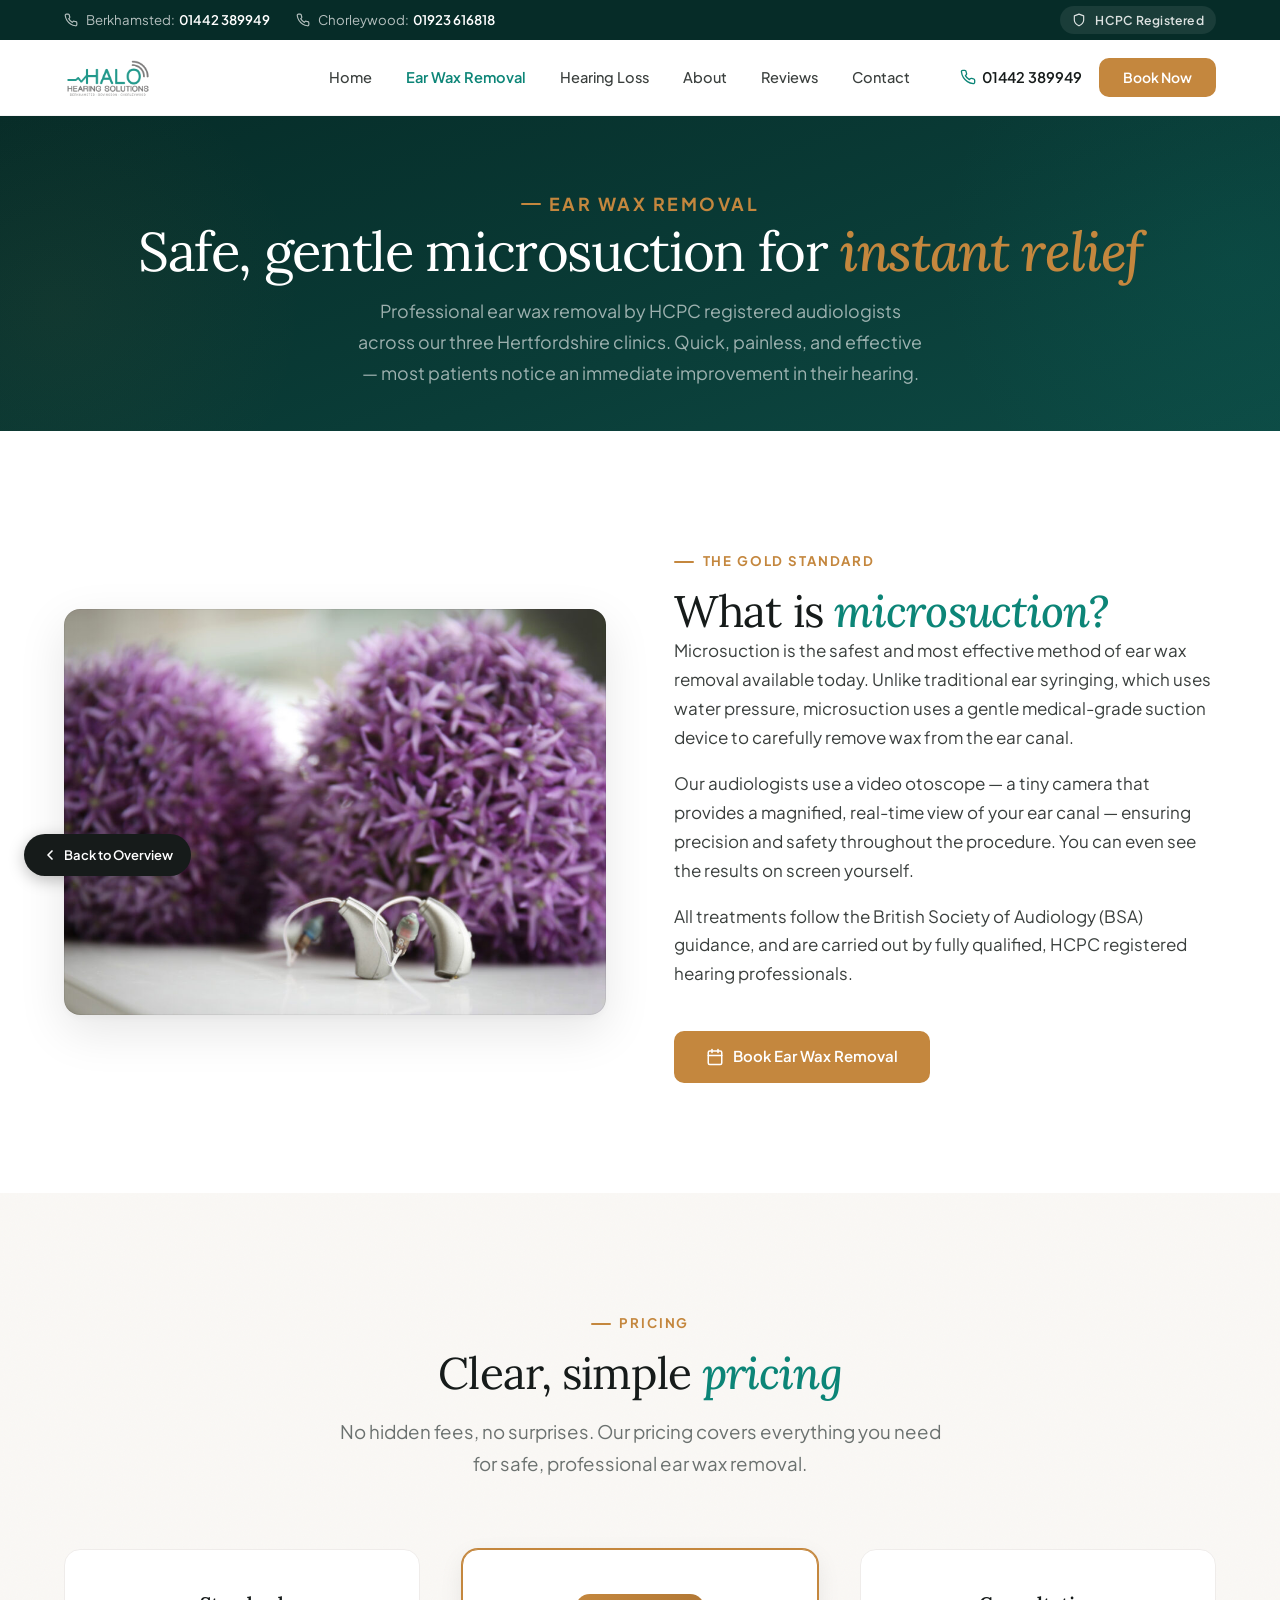
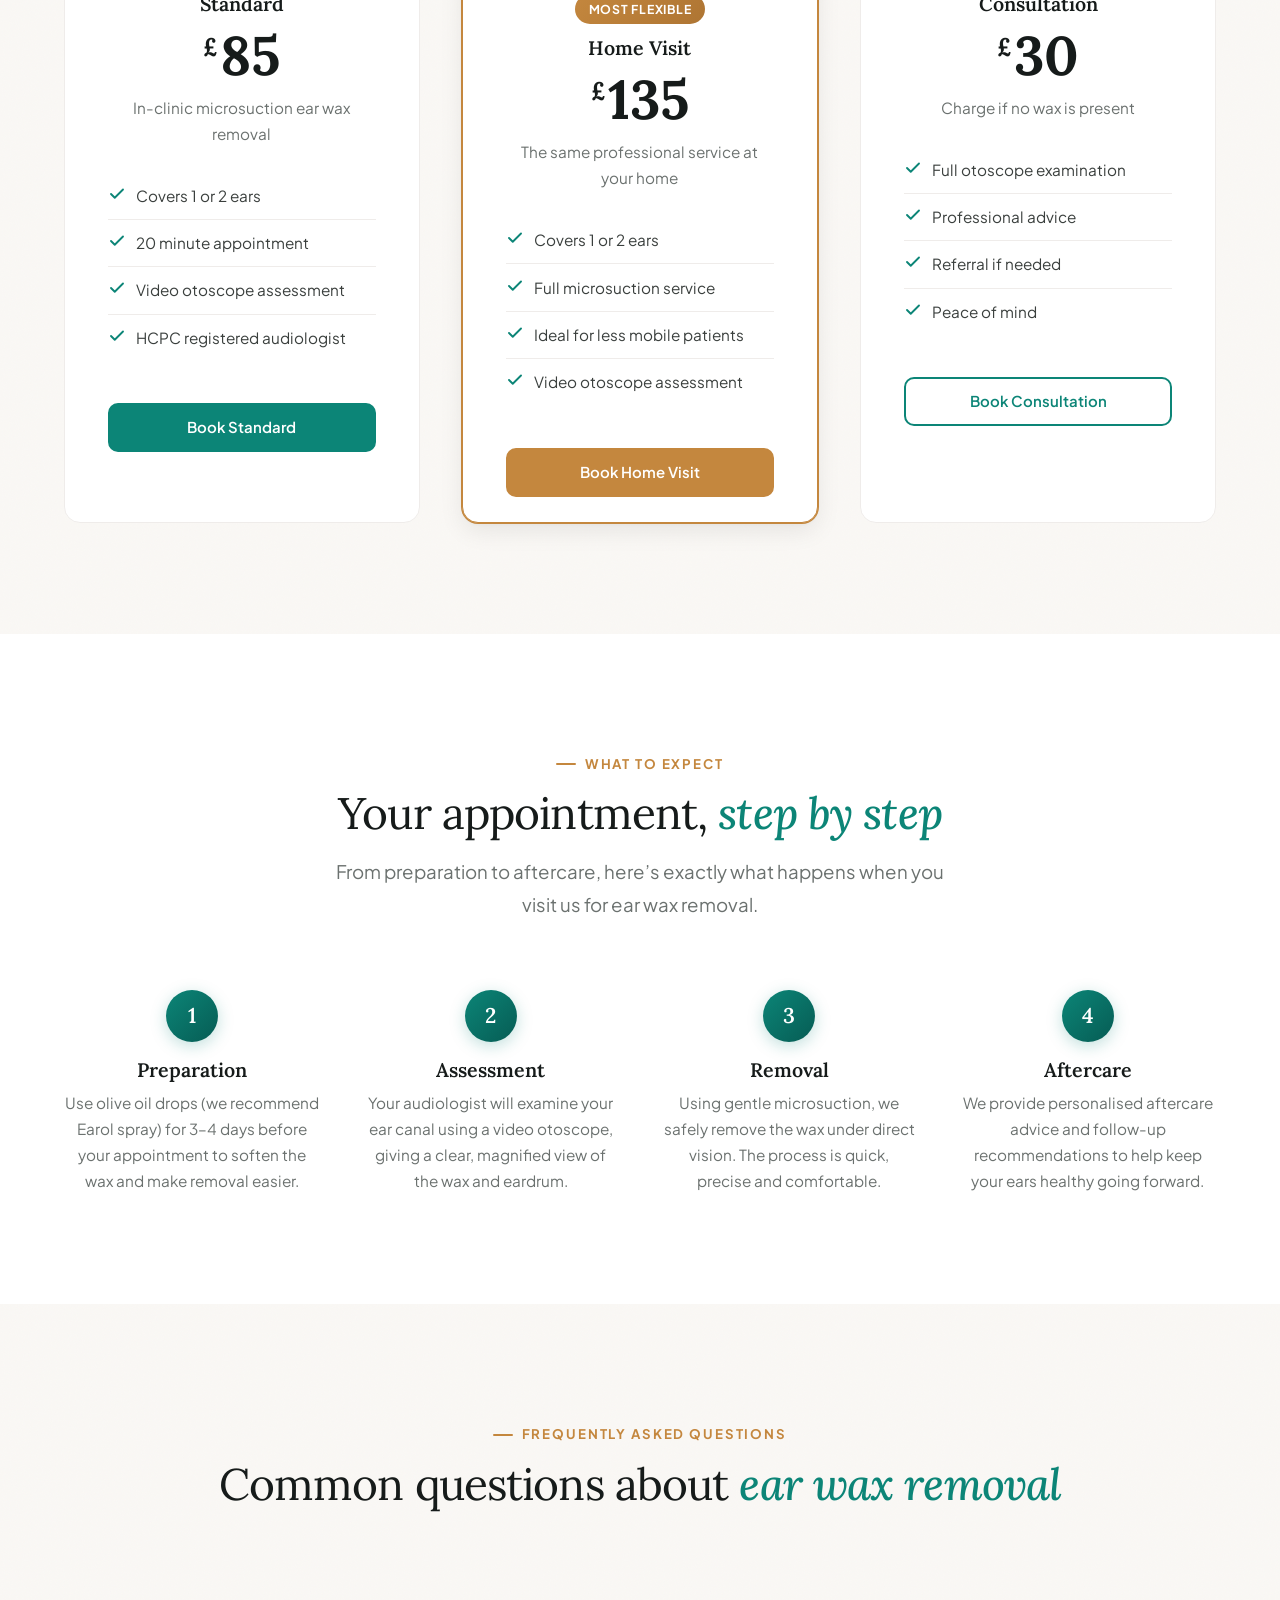
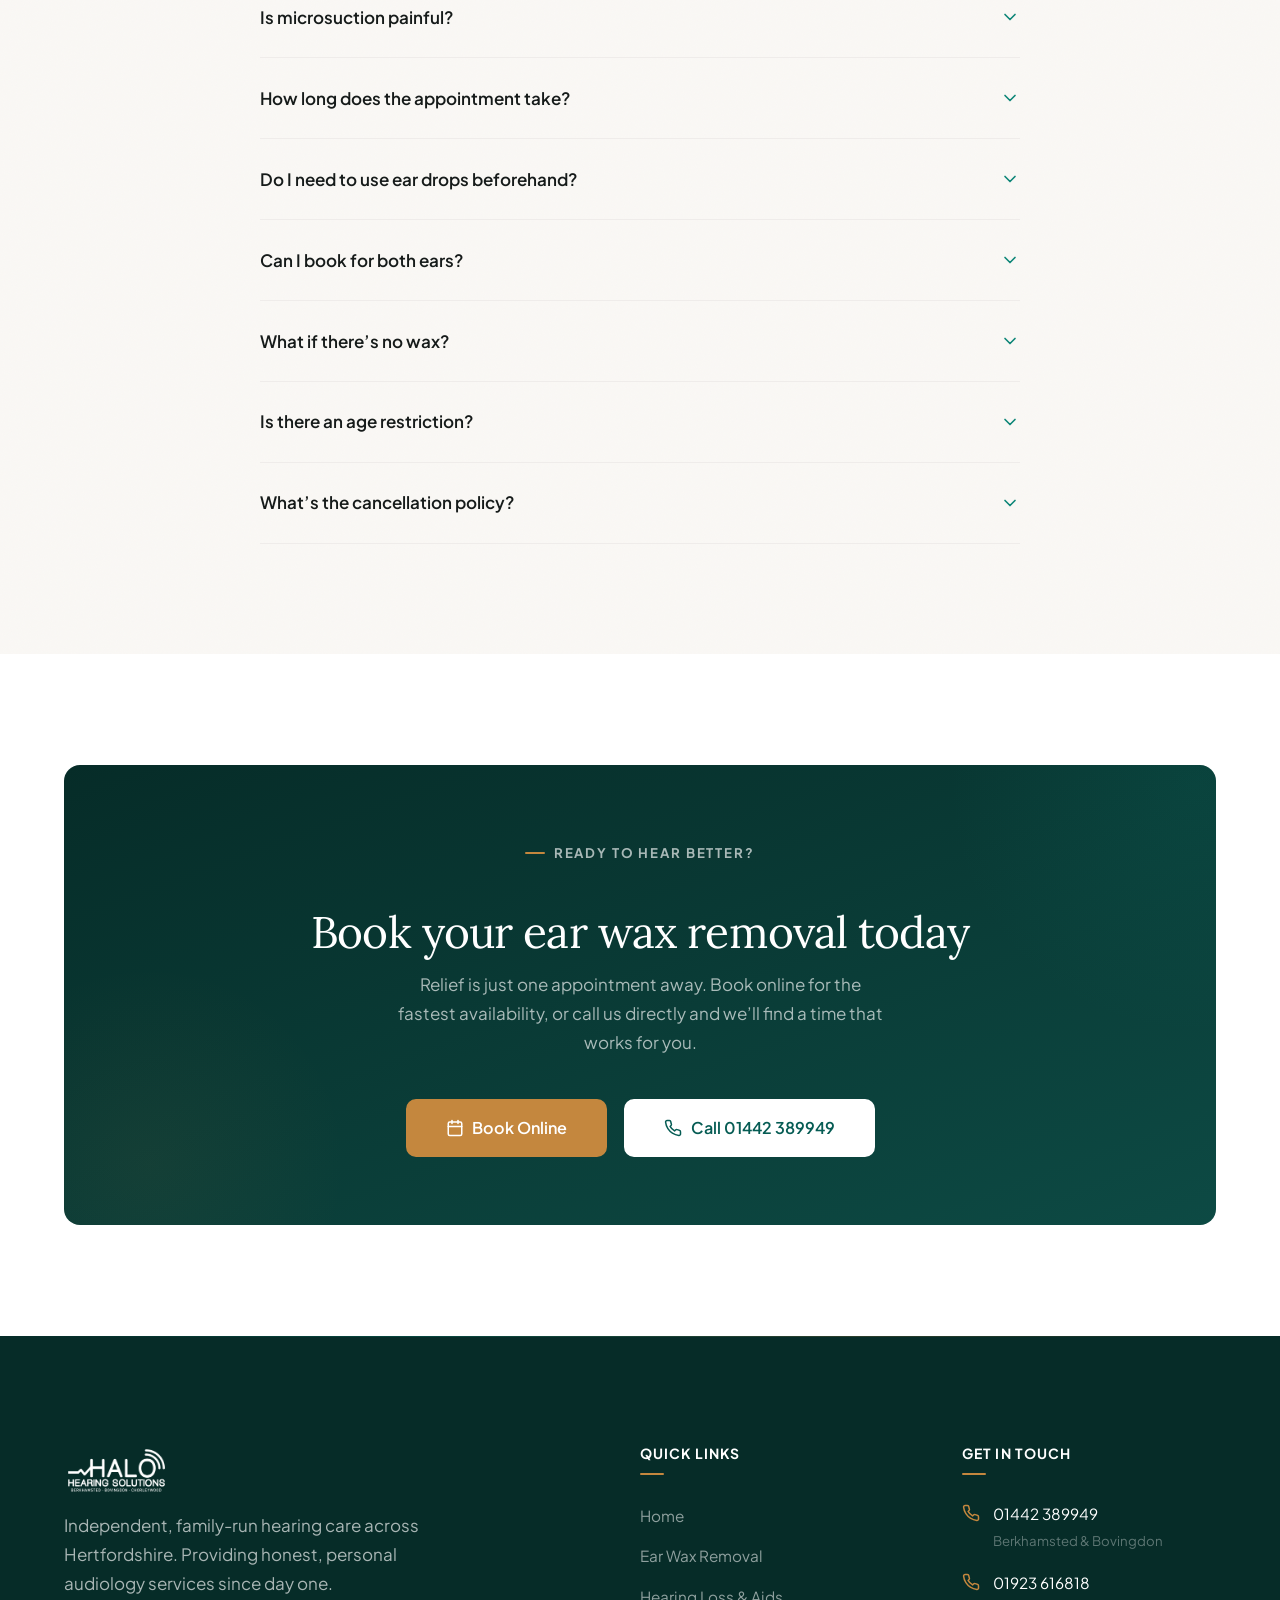
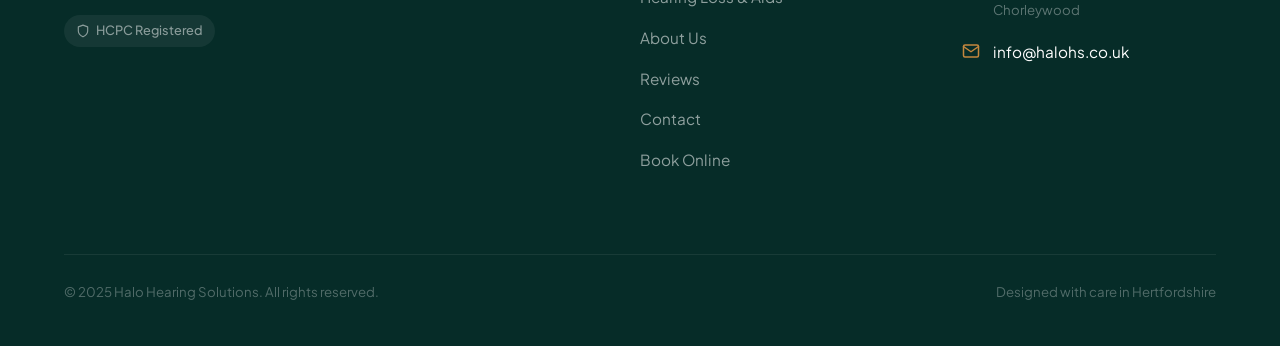
<file: ear-wax-removal.html>
<!DOCTYPE html>
<html lang="en">
<head>
  <meta charset="UTF-8">
  <meta name="viewport" content="width=device-width, initial-scale=1.0">
  <meta name="robots" content="noindex, nofollow">
  <title>Ear Wax Removal | Halo Hearing Solutions</title>
  <meta name="description" content="Safe, gentle microsuction ear wax removal in Hertfordshire. Video otoscope assessment, BSA guidance followed. From &pound;85 at our Berkhamsted, Bovingdon &amp; Chorleywood clinics. Home visits available.">
  <meta property="og:title" content="Ear Wax Removal | Halo Hearing Solutions">
  <meta property="og:description" content="Professional microsuction ear wax removal across three Hertfordshire locations. Safe, gentle and effective. HCPC registered audiologists.">
  <meta property="og:type" content="website">
  <link rel="icon" href="data:image/svg+xml,<svg xmlns='http://www.w3.org/2000/svg' viewBox='0 0 100 100'><text y='.9em' font-size='90'>👂</text></svg>">
  <link rel="preconnect" href="https://fonts.googleapis.com">
  <link rel="preconnect" href="https://fonts.gstatic.com" crossorigin>
  <link href="https://fonts.googleapis.com/css2?family=Lora:ital,wght@0,400;0,500;0,600;0,700;1,400;1,600&family=Plus+Jakarta+Sans:wght@400;500;600;700&display=swap" rel="stylesheet">
  <link rel="stylesheet" href="css/styles.css?v=5">
  <script type="application/ld+json">
  {
    "@context": "https://schema.org",
    "@type": "MedicalBusiness",
    "name": "Halo Hearing Solutions",
    "url": "https://halohs.co.uk",
    "telephone": "+441442389949",
    "email": "info@halohs.co.uk",
    "description": "Professional microsuction ear wax removal in Hertfordshire. Safe, gentle removal using video otoscopy, following BSA guidance. HCPC registered audiologists.",
    "areaServed": "Hertfordshire, UK",
    "medicalSpecialty": "Audiology",
    "availableService": {
      "@type": "MedicalProcedure",
      "name": "Microsuction Ear Wax Removal",
      "procedureType": "http://schema.org/NoninvasiveProcedure",
      "description": "Safe, gentle ear wax removal using microsuction with video otoscope assessment.",
      "howPerformed": "Microsuction under video otoscope guidance"
    },
    "aggregateRating": {
      "@type": "AggregateRating",
      "ratingValue": "5.0",
      "reviewCount": "85"
    },
    "address": [
      {
        "@type": "PostalAddress",
        "streetAddress": "81b High Street",
        "addressLocality": "Berkhamsted",
        "addressRegion": "Hertfordshire",
        "postalCode": "HP4 2DE",
        "addressCountry": "GB"
      }
    ],
    "openingHours": "Mo-Fr 09:30-16:30",
    "priceRange": "£30-£135",
    "hasOfferCatalog": {
      "@type": "OfferCatalog",
      "name": "Ear Wax Removal Services",
      "itemListElement": [
        {
          "@type": "Offer",
          "name": "Standard Ear Wax Removal",
          "price": "85.00",
          "priceCurrency": "GBP",
          "description": "Microsuction ear wax removal for 1-2 ears, 20 minute appointment with video otoscope assessment."
        },
        {
          "@type": "Offer",
          "name": "Home Visit Ear Wax Removal",
          "price": "135.00",
          "priceCurrency": "GBP",
          "description": "Microsuction ear wax removal at your home. Ideal for less mobile patients."
        },
        {
          "@type": "Offer",
          "name": "Consultation Only",
          "price": "30.00",
          "priceCurrency": "GBP",
          "description": "Consultation charge if no wax is present. Full otoscope examination and professional advice."
        }
      ]
    }
  }
  </script>
  <script type="text/javascript">
    (function(c,l,a,r,i,t,y){
        c[a]=c[a]||function(){(c[a].q=c[a].q||[]).push(arguments)};
        t=l.createElement(r);t.async=1;t.src="https://www.clarity.ms/tag/"+i;
        y=l.getElementsByTagName(r)[0];y.parentNode.insertBefore(t,y);
    })(window, document, "clarity", "script", "vrlpdaeq73");
  </script>
</head>
<body>

  <a href="#main" class="skip-link">Skip to main content</a>
  <a href="index.html" style="position:fixed;bottom:24px;left:24px;z-index:9999;display:inline-flex;align-items:center;gap:6px;padding:10px 18px;background:#161B1A;color:#fff;font-family:'Plus Jakarta Sans',system-ui,sans-serif;font-size:13px;font-weight:600;border-radius:999px;text-decoration:none;box-shadow:0 4px 16px rgba(0,0,0,0.25);transition:background 0.2s;" onmouseover="this.style.background='#0C8577'" onmouseout="this.style.background='#161B1A'"><svg width="16" height="16" viewBox="0 0 24 24" fill="none" stroke="currentColor" stroke-width="2.5" stroke-linecap="round" stroke-linejoin="round"><polyline points="15 18 9 12 15 6"/></svg>Back to Overview</a>
  <div class="scroll-progress" aria-hidden="true"></div>

  <!-- ============ TOP BAR ============ -->
  <div class="top-bar" role="banner">
    <div class="top-bar-inner">
      <div class="top-bar-phones">
        <span>
          <svg viewBox="0 0 24 24" fill="none" stroke="currentColor" stroke-width="2" stroke-linecap="round" stroke-linejoin="round"><path d="M22 16.92v3a2 2 0 0 1-2.18 2 19.79 19.79 0 0 1-8.63-3.07 19.5 19.5 0 0 1-6-6 19.79 19.79 0 0 1-3.07-8.67A2 2 0 0 1 4.11 2h3a2 2 0 0 1 2 1.72c.127.96.361 1.903.7 2.81a2 2 0 0 1-.45 2.11L8.09 9.91a16 16 0 0 0 6 6l1.27-1.27a2 2 0 0 1 2.11-.45c.907.339 1.85.573 2.81.7A2 2 0 0 1 22 16.92z"/></svg>
          Berkhamsted: <a href="tel:01442389949">01442 389949</a>
        </span>
        <span>
          <svg viewBox="0 0 24 24" fill="none" stroke="currentColor" stroke-width="2" stroke-linecap="round" stroke-linejoin="round"><path d="M22 16.92v3a2 2 0 0 1-2.18 2 19.79 19.79 0 0 1-8.63-3.07 19.5 19.5 0 0 1-6-6 19.79 19.79 0 0 1-3.07-8.67A2 2 0 0 1 4.11 2h3a2 2 0 0 1 2 1.72c.127.96.361 1.903.7 2.81a2 2 0 0 1-.45 2.11L8.09 9.91a16 16 0 0 0 6 6l1.27-1.27a2 2 0 0 1 2.11-.45c.907.339 1.85.573 2.81.7A2 2 0 0 1 22 16.92z"/></svg>
          Chorleywood: <a href="tel:01923616818">01923 616818</a>
        </span>
      </div>
      <div>
        <span class="badge-hcpc">
          <svg viewBox="0 0 24 24" fill="none" stroke="currentColor" stroke-width="2" stroke-linecap="round" stroke-linejoin="round"><path d="M12 22s8-4 8-10V5l-8-3-8 3v7c0 6 8 10 8 10z"/></svg>
          HCPC Registered
        </span>
      </div>
    </div>
  </div>

  <!-- ============ HEADER ============ -->
  <header class="header">
    <div class="header-inner">
      <a href="index.html" class="logo" aria-label="Halo Hearing Solutions — Home">
        <img src="images/logo.png" alt="Halo Hearing Solutions" class="logo-img">
      </a>

      <nav class="nav" aria-label="Main navigation">
        <div class="nav-links">
          <a href="index.html">Home</a>
          <a href="ear-wax-removal.html" class="active">Ear Wax Removal</a>
          <a href="hearing-loss.html">Hearing Loss</a>
          <a href="about.html">About</a>
          <a href="reviews.html">Reviews</a>
          <a href="contact.html">Contact</a>
        </div>
        <div class="header-cta">
          <a href="tel:01442389949" class="header-phone">
            <svg viewBox="0 0 24 24" fill="none" stroke="currentColor" stroke-width="2" stroke-linecap="round" stroke-linejoin="round"><path d="M22 16.92v3a2 2 0 0 1-2.18 2 19.79 19.79 0 0 1-8.63-3.07 19.5 19.5 0 0 1-6-6 19.79 19.79 0 0 1-3.07-8.67A2 2 0 0 1 4.11 2h3a2 2 0 0 1 2 1.72c.127.96.361 1.903.7 2.81a2 2 0 0 1-.45 2.11L8.09 9.91a16 16 0 0 0 6 6l1.27-1.27a2 2 0 0 1 2.11-.45c.907.339 1.85.573 2.81.7A2 2 0 0 1 22 16.92z"/></svg>
            01442 389949
          </a>
          <a href="https://halohs.co.uk/appointment-booking/" class="btn btn-primary btn-sm">Book Now</a>
        </div>
      </nav>

      <button class="menu-toggle" aria-label="Open menu" aria-expanded="false" aria-controls="mobile-nav">
        <span></span><span></span><span></span>
      </button>
    </div>
  </header>

  <!-- ============ MOBILE NAV ============ -->
  <nav class="mobile-nav" id="mobile-nav" aria-label="Mobile navigation">
    <a href="index.html">Home</a>
    <a href="ear-wax-removal.html" class="active">Ear Wax Removal</a>
    <a href="hearing-loss.html">Hearing Loss</a>
    <a href="about.html">About</a>
    <a href="reviews.html">Reviews</a>
    <a href="contact.html">Contact</a>
    <div class="mobile-nav-contact">
      <a href="https://halohs.co.uk/appointment-booking/" class="btn btn-primary">Book Appointment</a>
      <a href="tel:01442389949" class="btn btn-outline">Call Us</a>
    </div>
  </nav>

  <!-- ============ HERO ============ -->
  <section class="hero hero--page">
    <div class="container">
      <p class="subtitle">Ear Wax Removal</p>
      <h1>Safe, gentle microsuction for <em>instant relief</em></h1>
      <p>Professional ear wax removal by HCPC registered audiologists across our three Hertfordshire clinics. Quick, painless, and effective &mdash; most patients notice an immediate improvement in their hearing.</p>
    </div>
  </section>

  <main id="main">

    <!-- ============ WHAT IS MICROSUCTION ============ -->
    <section class="bg-white">
      <div class="container">
        <div class="content-split">
          <div class="content-image reveal">
            <img src="images/hearingaid.jpg" alt="Audiologist performing microsuction ear wax removal using a video otoscope" loading="lazy">
          </div>
          <div class="reveal">
            <p class="subtitle">The Gold Standard</p>
            <h2>What is <em>microsuction?</em></h2>
            <p>Microsuction is the safest and most effective method of ear wax removal available today. Unlike traditional ear syringing, which uses water pressure, microsuction uses a gentle medical-grade suction device to carefully remove wax from the ear canal.</p>
            <p>Our audiologists use a video otoscope &mdash; a tiny camera that provides a magnified, real-time view of your ear canal &mdash; ensuring precision and safety throughout the procedure. You can even see the results on screen yourself.</p>
            <p>All treatments follow the British Society of Audiology (BSA) guidance, and are carried out by fully qualified, HCPC registered hearing professionals.</p>
            <div style="margin-top: var(--sp-xl);">
              <a href="https://halohs.co.uk/appointment-booking/" class="btn btn-primary">
                <svg viewBox="0 0 24 24" fill="none" stroke="currentColor" stroke-width="2" stroke-linecap="round" stroke-linejoin="round"><rect x="3" y="4" width="18" height="18" rx="2" ry="2"/><line x1="16" y1="2" x2="16" y2="6"/><line x1="8" y1="2" x2="8" y2="6"/><line x1="3" y1="10" x2="21" y2="10"/></svg>
                Book Ear Wax Removal
              </a>
            </div>
          </div>
        </div>
      </div>
    </section>

    <!-- ============ PRICING ============ -->
    <section class="bg-cream" id="pricing">
      <div class="container">
        <div class="text-center reveal">
          <p class="subtitle">Pricing</p>
          <h2>Clear, simple <em>pricing</em></h2>
          <p class="section-intro">No hidden fees, no surprises. Our pricing covers everything you need for safe, professional ear wax removal.</p>
        </div>

        <div class="grid grid-3" style="margin-top: var(--sp-2xl);">

          <!-- Standard -->
          <div class="pricing-card reveal reveal-delay-1">
            <h4>Standard</h4>
            <div class="pricing-amount"><sup>&pound;</sup>85</div>
            <p class="pricing-desc">In-clinic microsuction ear wax removal</p>
            <ul class="pricing-features">
              <li>
                <svg viewBox="0 0 24 24" fill="none" stroke="currentColor" stroke-width="2.5" stroke-linecap="round" stroke-linejoin="round"><path d="M20 6L9 17l-5-5"/></svg>
                Covers 1 or 2 ears
              </li>
              <li>
                <svg viewBox="0 0 24 24" fill="none" stroke="currentColor" stroke-width="2.5" stroke-linecap="round" stroke-linejoin="round"><path d="M20 6L9 17l-5-5"/></svg>
                20 minute appointment
              </li>
              <li>
                <svg viewBox="0 0 24 24" fill="none" stroke="currentColor" stroke-width="2.5" stroke-linecap="round" stroke-linejoin="round"><path d="M20 6L9 17l-5-5"/></svg>
                Video otoscope assessment
              </li>
              <li>
                <svg viewBox="0 0 24 24" fill="none" stroke="currentColor" stroke-width="2.5" stroke-linecap="round" stroke-linejoin="round"><path d="M20 6L9 17l-5-5"/></svg>
                HCPC registered audiologist
              </li>
            </ul>
            <a href="https://halohs.co.uk/appointment-booking/" class="btn btn-teal" style="width: 100%;">Book Standard</a>
          </div>

          <!-- Home Visit (Featured) -->
          <div class="pricing-card featured reveal reveal-delay-2">
            <span class="pricing-tag">Most Flexible</span>
            <h4>Home Visit</h4>
            <div class="pricing-amount"><sup>&pound;</sup>135</div>
            <p class="pricing-desc">The same professional service at your home</p>
            <ul class="pricing-features">
              <li>
                <svg viewBox="0 0 24 24" fill="none" stroke="currentColor" stroke-width="2.5" stroke-linecap="round" stroke-linejoin="round"><path d="M20 6L9 17l-5-5"/></svg>
                Covers 1 or 2 ears
              </li>
              <li>
                <svg viewBox="0 0 24 24" fill="none" stroke="currentColor" stroke-width="2.5" stroke-linecap="round" stroke-linejoin="round"><path d="M20 6L9 17l-5-5"/></svg>
                Full microsuction service
              </li>
              <li>
                <svg viewBox="0 0 24 24" fill="none" stroke="currentColor" stroke-width="2.5" stroke-linecap="round" stroke-linejoin="round"><path d="M20 6L9 17l-5-5"/></svg>
                Ideal for less mobile patients
              </li>
              <li>
                <svg viewBox="0 0 24 24" fill="none" stroke="currentColor" stroke-width="2.5" stroke-linecap="round" stroke-linejoin="round"><path d="M20 6L9 17l-5-5"/></svg>
                Video otoscope assessment
              </li>
            </ul>
            <a href="https://halohs.co.uk/appointment-booking/" class="btn btn-primary" style="width: 100%;">Book Home Visit</a>
          </div>

          <!-- Consultation -->
          <div class="pricing-card reveal reveal-delay-3">
            <h4>Consultation</h4>
            <div class="pricing-amount"><sup>&pound;</sup>30</div>
            <p class="pricing-desc">Charge if no wax is present</p>
            <ul class="pricing-features">
              <li>
                <svg viewBox="0 0 24 24" fill="none" stroke="currentColor" stroke-width="2.5" stroke-linecap="round" stroke-linejoin="round"><path d="M20 6L9 17l-5-5"/></svg>
                Full otoscope examination
              </li>
              <li>
                <svg viewBox="0 0 24 24" fill="none" stroke="currentColor" stroke-width="2.5" stroke-linecap="round" stroke-linejoin="round"><path d="M20 6L9 17l-5-5"/></svg>
                Professional advice
              </li>
              <li>
                <svg viewBox="0 0 24 24" fill="none" stroke="currentColor" stroke-width="2.5" stroke-linecap="round" stroke-linejoin="round"><path d="M20 6L9 17l-5-5"/></svg>
                Referral if needed
              </li>
              <li>
                <svg viewBox="0 0 24 24" fill="none" stroke="currentColor" stroke-width="2.5" stroke-linecap="round" stroke-linejoin="round"><path d="M20 6L9 17l-5-5"/></svg>
                Peace of mind
              </li>
            </ul>
            <a href="https://halohs.co.uk/appointment-booking/" class="btn btn-outline" style="width: 100%;">Book Consultation</a>
          </div>

        </div>
      </div>
    </section>

    <!-- ============ WHAT TO EXPECT ============ -->
    <section class="bg-white">
      <div class="container">
        <div class="text-center reveal">
          <p class="subtitle">What to Expect</p>
          <h2>Your appointment, <em>step by step</em></h2>
          <p class="section-intro">From preparation to aftercare, here&rsquo;s exactly what happens when you visit us for ear wax removal.</p>
        </div>

        <div class="steps" style="margin-top: var(--sp-2xl);">
          <div class="step reveal reveal-delay-1">
            <h4>Preparation</h4>
            <p>Use olive oil drops (we recommend Earol spray) for 3&ndash;4 days before your appointment to soften the wax and make removal easier.</p>
          </div>
          <div class="step reveal reveal-delay-2">
            <h4>Assessment</h4>
            <p>Your audiologist will examine your ear canal using a video otoscope, giving a clear, magnified view of the wax and eardrum.</p>
          </div>
          <div class="step reveal reveal-delay-3">
            <h4>Removal</h4>
            <p>Using gentle microsuction, we safely remove the wax under direct vision. The process is quick, precise and comfortable.</p>
          </div>
          <div class="step reveal reveal-delay-4">
            <h4>Aftercare</h4>
            <p>We provide personalised aftercare advice and follow-up recommendations to help keep your ears healthy going forward.</p>
          </div>
        </div>
      </div>
    </section>

    <!-- ============ FAQ ============ -->
    <section class="bg-cream" id="faq">
      <div class="container">
        <div class="text-center reveal">
          <p class="subtitle">Frequently Asked Questions</p>
          <h2>Common questions about <em>ear wax removal</em></h2>
        </div>

        <div class="faq-list reveal" style="margin-top: var(--sp-2xl);">

          <div class="faq-item">
            <button class="faq-question" aria-expanded="false">
              Is microsuction painful?
              <svg viewBox="0 0 24 24" fill="none" stroke="currentColor" stroke-width="2" stroke-linecap="round" stroke-linejoin="round"><polyline points="6 9 12 15 18 9"/></svg>
            </button>
            <div class="faq-answer">
              <p>No, microsuction is not painful. Most patients describe it as a gentle tickling sensation with a slight noise from the suction. It is far more comfortable than traditional ear syringing. If at any point you feel discomfort, our audiologist will stop immediately and adjust the approach.</p>
            </div>
          </div>

          <div class="faq-item">
            <button class="faq-question" aria-expanded="false">
              How long does the appointment take?
              <svg viewBox="0 0 24 24" fill="none" stroke="currentColor" stroke-width="2" stroke-linecap="round" stroke-linejoin="round"><polyline points="6 9 12 15 18 9"/></svg>
            </button>
            <div class="faq-answer">
              <p>A standard ear wax removal appointment takes approximately 20 minutes. This includes the initial video otoscope assessment, the removal itself, and aftercare advice. We never rush &mdash; if your appointment requires a little extra time, we are happy to take it.</p>
            </div>
          </div>

          <div class="faq-item">
            <button class="faq-question" aria-expanded="false">
              Do I need to use ear drops beforehand?
              <svg viewBox="0 0 24 24" fill="none" stroke="currentColor" stroke-width="2" stroke-linecap="round" stroke-linejoin="round"><polyline points="6 9 12 15 18 9"/></svg>
            </button>
            <div class="faq-answer">
              <p>We recommend using olive oil drops or Earol spray for 3&ndash;4 days before your appointment. This helps soften the wax and makes removal quicker and more comfortable. However, if you haven&rsquo;t been able to use drops, please still attend your appointment &mdash; we can usually still help.</p>
            </div>
          </div>

          <div class="faq-item">
            <button class="faq-question" aria-expanded="false">
              Can I book for both ears?
              <svg viewBox="0 0 24 24" fill="none" stroke="currentColor" stroke-width="2" stroke-linecap="round" stroke-linejoin="round"><polyline points="6 9 12 15 18 9"/></svg>
            </button>
            <div class="faq-answer">
              <p>Yes, absolutely. Our standard &pound;85 appointment covers both ears. We will assess and treat both sides during the same visit, so there is no need to book separate appointments.</p>
            </div>
          </div>

          <div class="faq-item">
            <button class="faq-question" aria-expanded="false">
              What if there&rsquo;s no wax?
              <svg viewBox="0 0 24 24" fill="none" stroke="currentColor" stroke-width="2" stroke-linecap="round" stroke-linejoin="round"><polyline points="6 9 12 15 18 9"/></svg>
            </button>
            <div class="faq-answer">
              <p>If we examine your ears and find no wax present, a reduced consultation fee of &pound;30 applies. You will still receive a full video otoscope examination and professional advice about your ear health, and we can discuss any other hearing concerns you may have.</p>
            </div>
          </div>

          <div class="faq-item">
            <button class="faq-question" aria-expanded="false">
              Is there an age restriction?
              <svg viewBox="0 0 24 24" fill="none" stroke="currentColor" stroke-width="2" stroke-linecap="round" stroke-linejoin="round"><polyline points="6 9 12 15 18 9"/></svg>
            </button>
            <div class="faq-answer">
              <p>We treat adults and older children. For younger children, we assess on a case-by-case basis and will always prioritise the patient&rsquo;s comfort and safety. Please contact us if you have any questions about suitability for a younger patient.</p>
            </div>
          </div>

          <div class="faq-item">
            <button class="faq-question" aria-expanded="false">
              What&rsquo;s the cancellation policy?
              <svg viewBox="0 0 24 24" fill="none" stroke="currentColor" stroke-width="2" stroke-linecap="round" stroke-linejoin="round"><polyline points="6 9 12 15 18 9"/></svg>
            </button>
            <div class="faq-answer">
              <p>We kindly ask for at least 24 hours&rsquo; notice if you need to cancel or reschedule your appointment. This allows us to offer the slot to another patient. Late cancellations or missed appointments may be subject to a charge.</p>
            </div>
          </div>

        </div>
      </div>
    </section>

    <!-- ============ CTA BANNER ============ -->
    <section class="bg-white">
      <div class="container">
        <div class="cta-banner reveal">
          <p class="subtitle">Ready to Hear Better?</p>
          <h2>Book your ear wax removal today</h2>
          <p>Relief is just one appointment away. Book online for the fastest availability, or call us directly and we&rsquo;ll find a time that works for you.</p>
          <div class="cta-actions">
            <a href="https://halohs.co.uk/appointment-booking/" class="btn btn-primary btn-lg">
              <svg viewBox="0 0 24 24" fill="none" stroke="currentColor" stroke-width="2" stroke-linecap="round" stroke-linejoin="round"><rect x="3" y="4" width="18" height="18" rx="2" ry="2"/><line x1="16" y1="2" x2="16" y2="6"/><line x1="8" y1="2" x2="8" y2="6"/><line x1="3" y1="10" x2="21" y2="10"/></svg>
              Book Online
            </a>
            <a href="tel:01442389949" class="btn btn-white btn-lg">
              <svg viewBox="0 0 24 24" fill="none" stroke="currentColor" stroke-width="2" stroke-linecap="round" stroke-linejoin="round"><path d="M22 16.92v3a2 2 0 0 1-2.18 2 19.79 19.79 0 0 1-8.63-3.07 19.5 19.5 0 0 1-6-6 19.79 19.79 0 0 1-3.07-8.67A2 2 0 0 1 4.11 2h3a2 2 0 0 1 2 1.72c.127.96.361 1.903.7 2.81a2 2 0 0 1-.45 2.11L8.09 9.91a16 16 0 0 0 6 6l1.27-1.27a2 2 0 0 1 2.11-.45c.907.339 1.85.573 2.81.7A2 2 0 0 1 22 16.92z"/></svg>
              Call 01442 389949
            </a>
          </div>
        </div>
      </div>
    </section>

  </main>

  <!-- ============ FOOTER ============ -->
  <footer class="footer">
    <div class="container">
      <div class="footer-grid">
        <div class="footer-about">
          <img src="images/logo.png" alt="Halo Hearing Solutions" class="footer-logo-img">
          <p>Independent, family-run hearing care across Hertfordshire. Providing honest, personal audiology services since day one.</p>
          <div class="footer-hcpc">
            <svg viewBox="0 0 24 24" fill="none" stroke="currentColor" stroke-width="2" stroke-linecap="round" stroke-linejoin="round"><path d="M12 22s8-4 8-10V5l-8-3-8 3v7c0 6 8 10 8 10z"/></svg>
            HCPC Registered
          </div>
        </div>

        <div>
          <h4>Quick Links</h4>
          <ul class="footer-links">
            <li><a href="index.html">Home</a></li>
            <li><a href="ear-wax-removal.html">Ear Wax Removal</a></li>
            <li><a href="hearing-loss.html">Hearing Loss &amp; Aids</a></li>
            <li><a href="about.html">About Us</a></li>
            <li><a href="reviews.html">Reviews</a></li>
            <li><a href="contact.html">Contact</a></li>
            <li><a href="https://halohs.co.uk/appointment-booking/">Book Online</a></li>
          </ul>
        </div>

        <div>
          <h4>Get in Touch</h4>
          <ul class="footer-contact">
            <li>
              <svg viewBox="0 0 24 24" fill="none" stroke="currentColor" stroke-width="2" stroke-linecap="round" stroke-linejoin="round"><path d="M22 16.92v3a2 2 0 0 1-2.18 2 19.79 19.79 0 0 1-8.63-3.07 19.5 19.5 0 0 1-6-6 19.79 19.79 0 0 1-3.07-8.67A2 2 0 0 1 4.11 2h3a2 2 0 0 1 2 1.72c.127.96.361 1.903.7 2.81a2 2 0 0 1-.45 2.11L8.09 9.91a16 16 0 0 0 6 6l1.27-1.27a2 2 0 0 1 2.11-.45c.907.339 1.85.573 2.81.7A2 2 0 0 1 22 16.92z"/></svg>
              <div>
                <a href="tel:01442389949">01442 389949</a><br>
                <small>Berkhamsted &amp; Bovingdon</small>
              </div>
            </li>
            <li>
              <svg viewBox="0 0 24 24" fill="none" stroke="currentColor" stroke-width="2" stroke-linecap="round" stroke-linejoin="round"><path d="M22 16.92v3a2 2 0 0 1-2.18 2 19.79 19.79 0 0 1-8.63-3.07 19.5 19.5 0 0 1-6-6 19.79 19.79 0 0 1-3.07-8.67A2 2 0 0 1 4.11 2h3a2 2 0 0 1 2 1.72c.127.96.361 1.903.7 2.81a2 2 0 0 1-.45 2.11L8.09 9.91a16 16 0 0 0 6 6l1.27-1.27a2 2 0 0 1 2.11-.45c.907.339 1.85.573 2.81.7A2 2 0 0 1 22 16.92z"/></svg>
              <div>
                <a href="tel:01923616818">01923 616818</a><br>
                <small>Chorleywood</small>
              </div>
            </li>
            <li>
              <svg viewBox="0 0 24 24" fill="none" stroke="currentColor" stroke-width="2" stroke-linecap="round" stroke-linejoin="round"><path d="M4 4h16c1.1 0 2 .9 2 2v12c0 1.1-.9 2-2 2H4c-1.1 0-2-.9-2-2V6c0-1.1.9-2 2-2z"/><polyline points="22,6 12,13 2,6"/></svg>
              <div>
                <a href="mailto:info@halohs.co.uk">info@halohs.co.uk</a>
              </div>
            </li>
          </ul>
        </div>
      </div>

      <div class="footer-bottom">
        <span>&copy; 2025 Halo Hearing Solutions. All rights reserved.</span>
        <span>Designed with care in Hertfordshire</span>
      </div>
    </div>
  </footer>

  <!-- ============ STICKY CTA BAR (Mobile) ============ -->
  <div class="sticky-cta-bar" aria-label="Quick actions">
    <a href="https://halohs.co.uk/appointment-booking/">
      <svg viewBox="0 0 24 24" fill="none" stroke="currentColor" stroke-width="2" stroke-linecap="round" stroke-linejoin="round"><rect x="3" y="4" width="18" height="18" rx="2" ry="2"/><line x1="16" y1="2" x2="16" y2="6"/><line x1="8" y1="2" x2="8" y2="6"/><line x1="3" y1="10" x2="21" y2="10"/></svg>
      Book Now
    </a>
    <a href="tel:01442389949">
      <svg viewBox="0 0 24 24" fill="none" stroke="currentColor" stroke-width="2" stroke-linecap="round" stroke-linejoin="round"><path d="M22 16.92v3a2 2 0 0 1-2.18 2 19.79 19.79 0 0 1-8.63-3.07 19.5 19.5 0 0 1-6-6 19.79 19.79 0 0 1-3.07-8.67A2 2 0 0 1 4.11 2h3a2 2 0 0 1 2 1.72c.127.96.361 1.903.7 2.81a2 2 0 0 1-.45 2.11L8.09 9.91a16 16 0 0 0 6 6l1.27-1.27a2 2 0 0 1 2.11-.45c.907.339 1.85.573 2.81.7A2 2 0 0 1 22 16.92z"/></svg>
      Call Us
    </a>
  </div>

  <script src="js/main.js?v=5"></script>
</body>
</html>
</file>
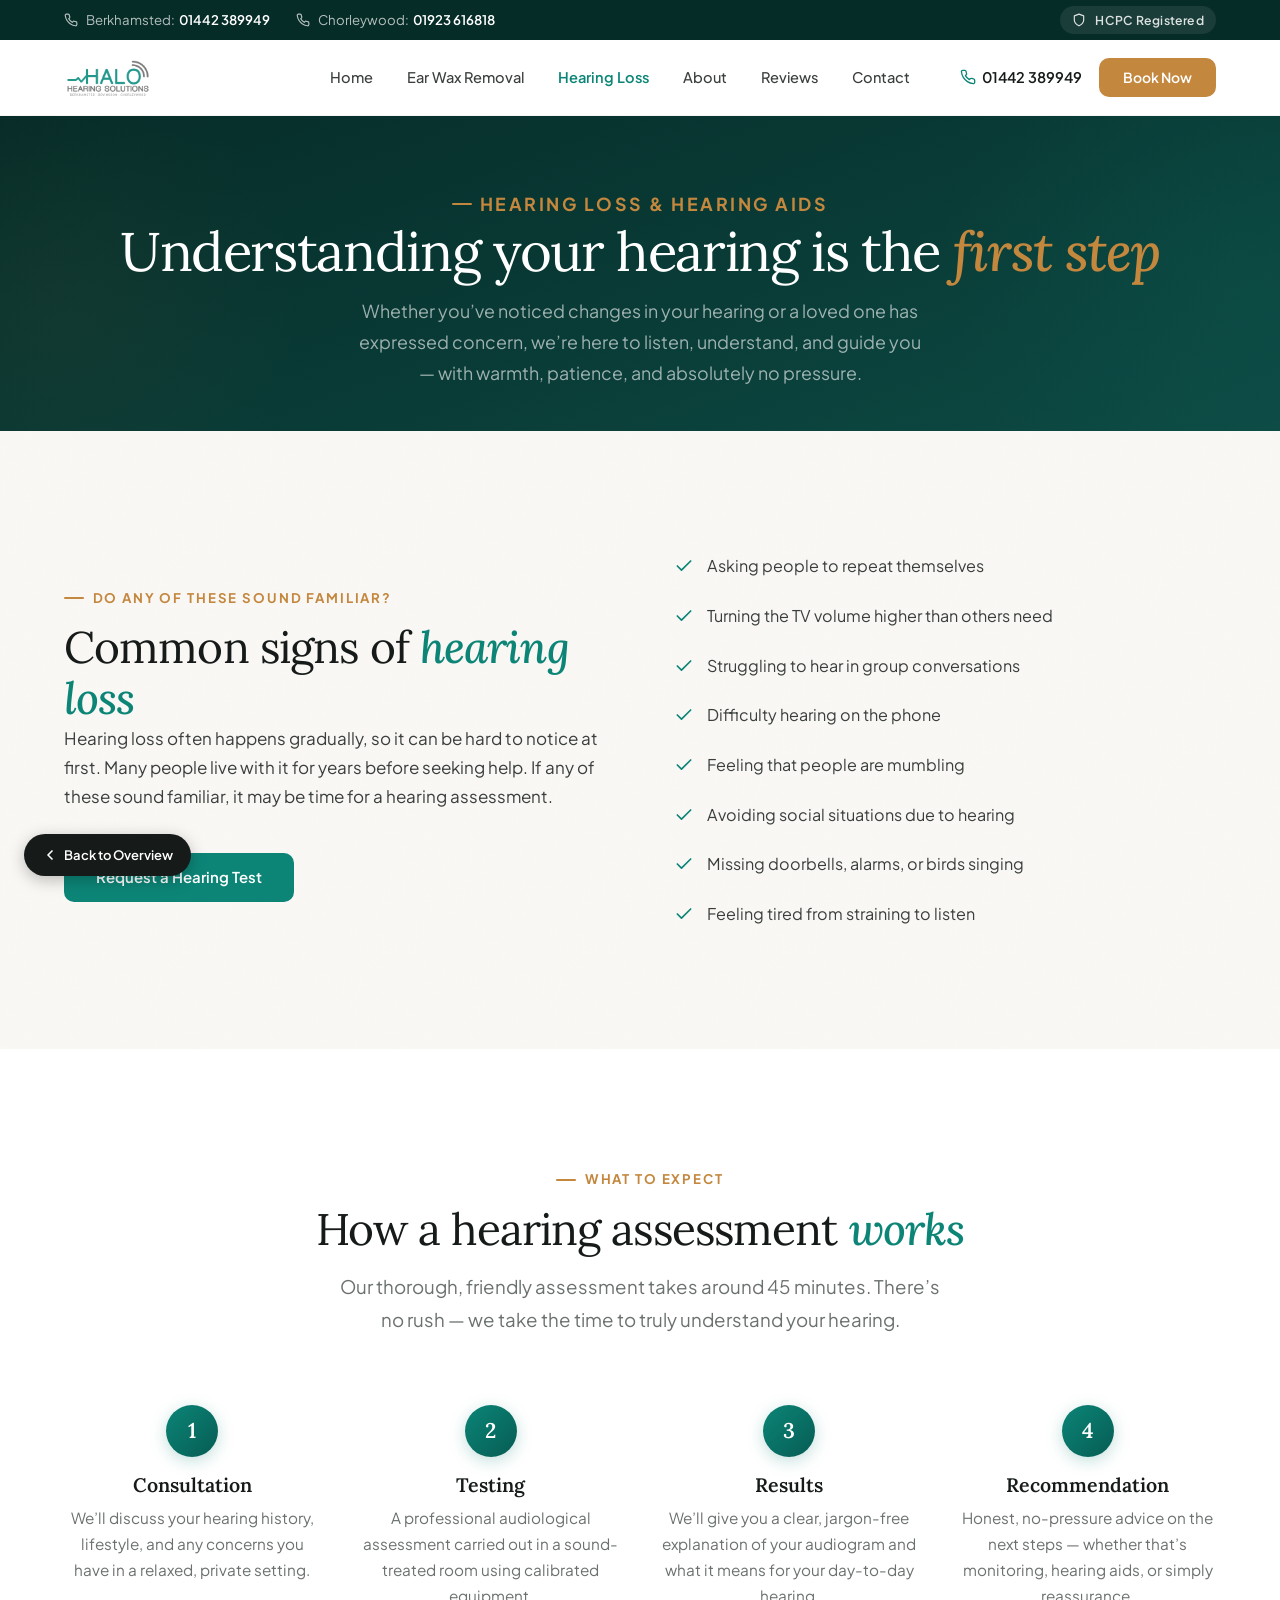
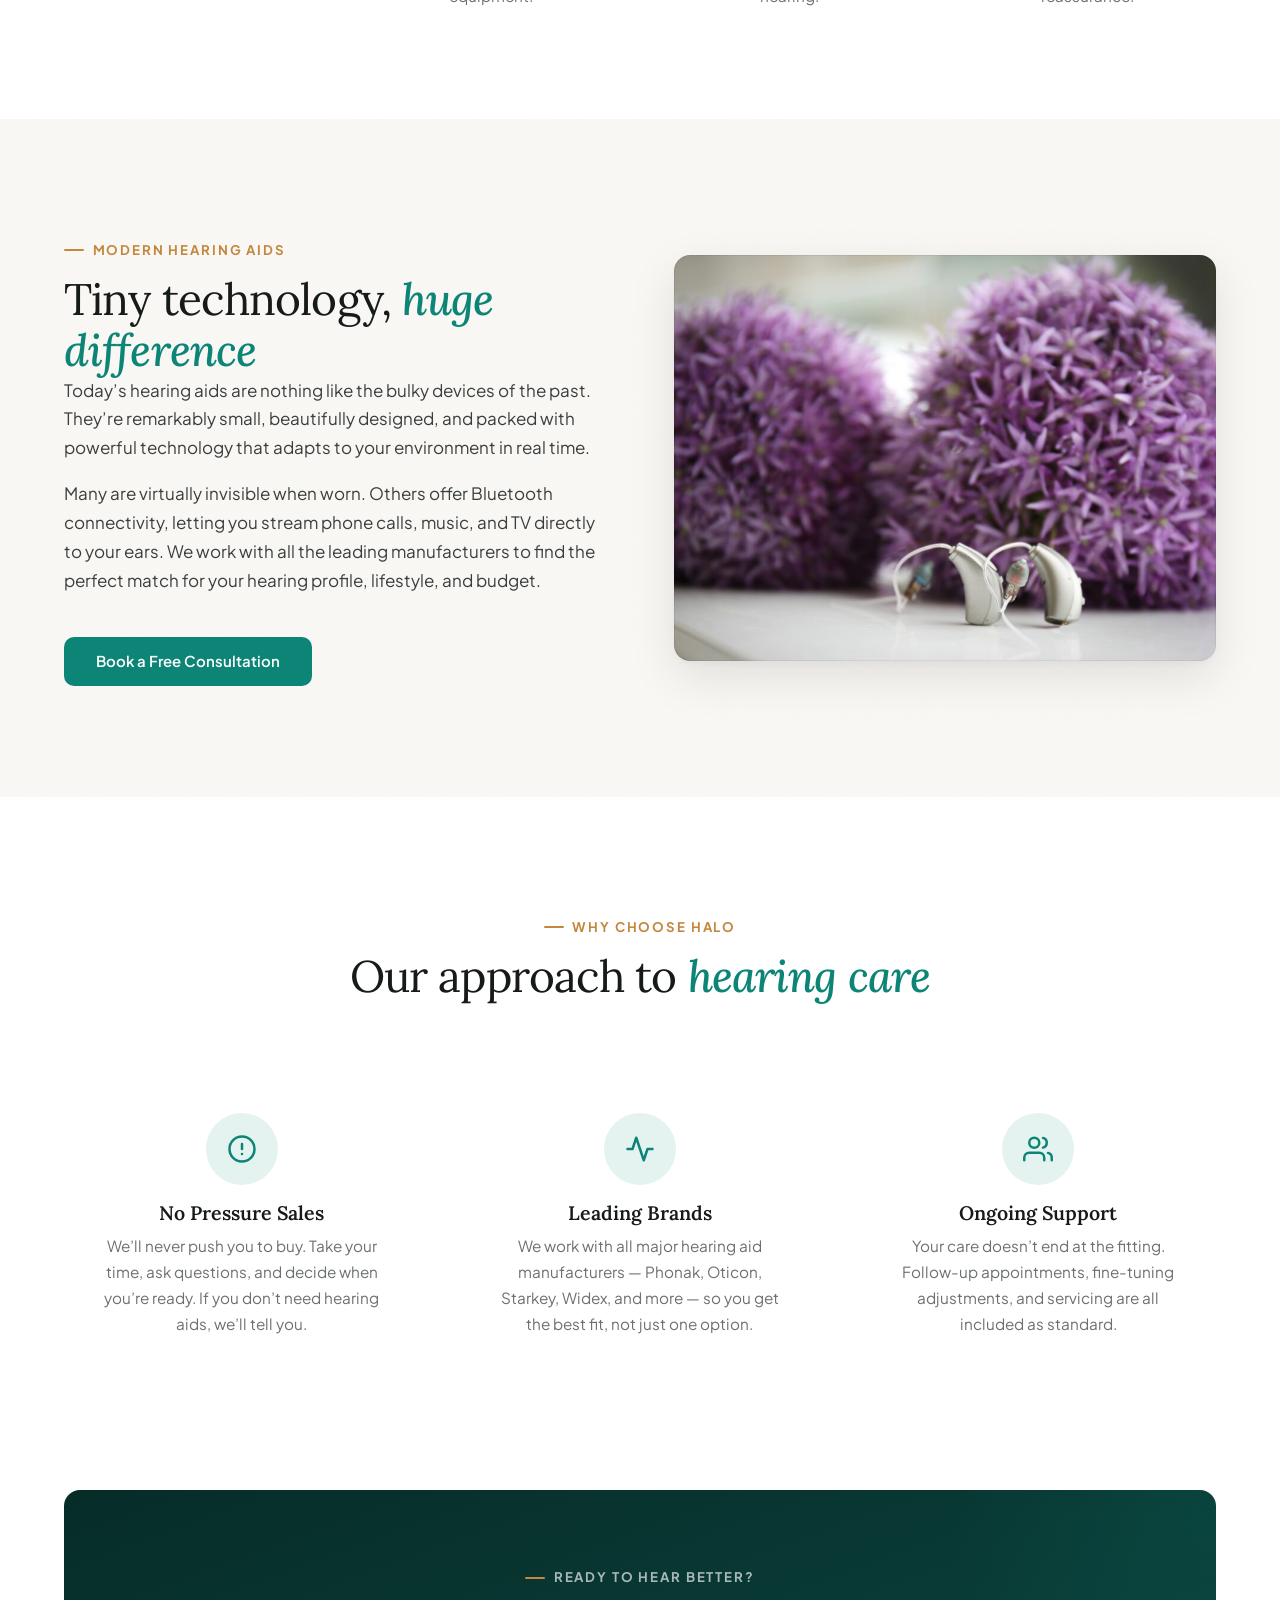
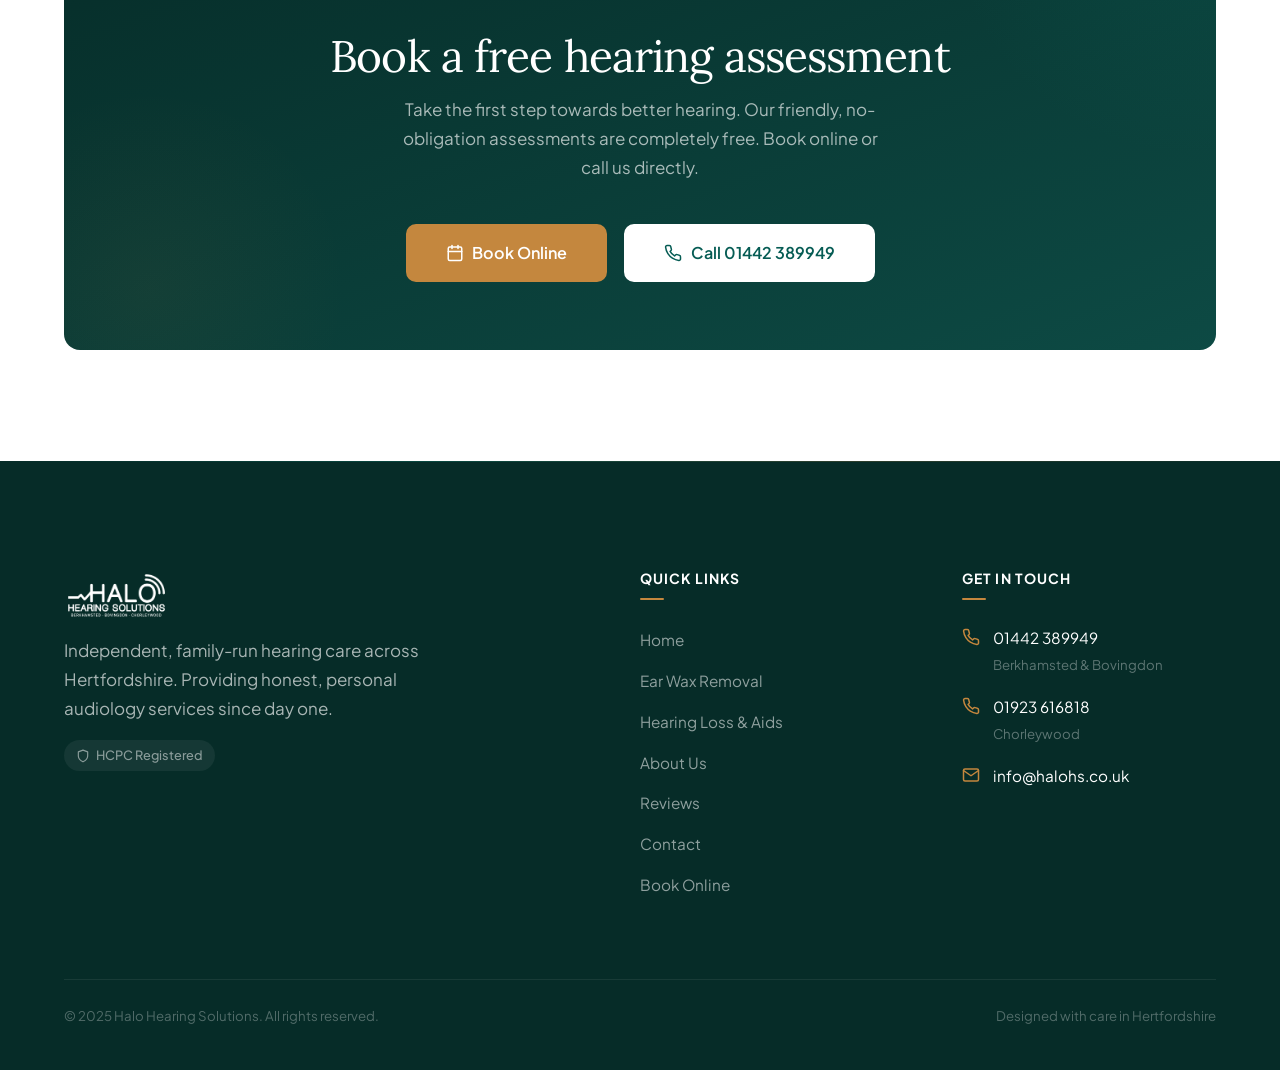
<file: hearing-loss.html>
<!DOCTYPE html>
<html lang="en">
<head>
  <meta charset="UTF-8">
  <meta name="viewport" content="width=device-width, initial-scale=1.0">
  <meta name="robots" content="noindex, nofollow">
  <title>Hearing Loss &amp; Hearing Aids | Halo Hearing Solutions</title>
  <meta name="description" content="Understanding hearing loss and modern hearing aids. Free hearing assessments in Hertfordshire from HCPC-registered audiologists. No-pressure advice across Berkhamsted, Bovingdon &amp; Chorleywood.">
  <meta property="og:title" content="Hearing Loss &amp; Hearing Aids | Halo Hearing Solutions">
  <meta property="og:description" content="Expert hearing loss assessment and hearing aid fitting by HCPC-registered audiologists in Hertfordshire. Honest, no-pressure advice.">
  <meta property="og:type" content="website">
  <link rel="icon" href="data:image/svg+xml,<svg xmlns='http://www.w3.org/2000/svg' viewBox='0 0 100 100'><text y='.9em' font-size='90'>&#x1F442;</text></svg>">
  <link rel="preconnect" href="https://fonts.googleapis.com">
  <link rel="preconnect" href="https://fonts.gstatic.com" crossorigin>
  <link href="https://fonts.googleapis.com/css2?family=Lora:ital,wght@0,400;0,500;0,600;0,700;1,400;1,600&family=Plus+Jakarta+Sans:wght@400;500;600;700&display=swap" rel="stylesheet">
  <link rel="stylesheet" href="css/styles.css?v=5">
  <script type="application/ld+json">
  {
    "@context": "https://schema.org",
    "@type": "MedicalBusiness",
    "name": "Halo Hearing Solutions",
    "url": "https://halohs.co.uk",
    "telephone": "+441442389949",
    "email": "info@halohs.co.uk",
    "description": "Independent hearing care practice in Hertfordshire offering hearing assessments, hearing aids and ongoing audiological support.",
    "areaServed": "Hertfordshire, UK",
    "aggregateRating": {
      "@type": "AggregateRating",
      "ratingValue": "5.0",
      "reviewCount": "85"
    },
    "address": [
      {
        "@type": "PostalAddress",
        "streetAddress": "81b High Street",
        "addressLocality": "Berkhamsted",
        "addressRegion": "Hertfordshire",
        "postalCode": "HP4 2DE",
        "addressCountry": "GB"
      }
    ],
    "openingHours": "Mo-Fr 09:30-16:30"
  }
  </script>
  <script type="text/javascript">
    (function(c,l,a,r,i,t,y){
        c[a]=c[a]||function(){(c[a].q=c[a].q||[]).push(arguments)};
        t=l.createElement(r);t.async=1;t.src="https://www.clarity.ms/tag/"+i;
        y=l.getElementsByTagName(r)[0];y.parentNode.insertBefore(t,y);
    })(window, document, "clarity", "script", "vrlpdaeq73");
  </script>
</head>
<body>

  <a href="#main" class="skip-link">Skip to main content</a>
  <a href="index.html" style="position:fixed;bottom:24px;left:24px;z-index:9999;display:inline-flex;align-items:center;gap:6px;padding:10px 18px;background:#161B1A;color:#fff;font-family:'Plus Jakarta Sans',system-ui,sans-serif;font-size:13px;font-weight:600;border-radius:999px;text-decoration:none;box-shadow:0 4px 16px rgba(0,0,0,0.25);transition:background 0.2s;" onmouseover="this.style.background='#0C8577'" onmouseout="this.style.background='#161B1A'"><svg width="16" height="16" viewBox="0 0 24 24" fill="none" stroke="currentColor" stroke-width="2.5" stroke-linecap="round" stroke-linejoin="round"><polyline points="15 18 9 12 15 6"/></svg>Back to Overview</a>
  <div class="scroll-progress" aria-hidden="true"></div>

  <!-- ============ TOP BAR ============ -->
  <div class="top-bar" role="banner">
    <div class="top-bar-inner">
      <div class="top-bar-phones">
        <span>
          <svg viewBox="0 0 24 24" fill="none" stroke="currentColor" stroke-width="2" stroke-linecap="round" stroke-linejoin="round"><path d="M22 16.92v3a2 2 0 0 1-2.18 2 19.79 19.79 0 0 1-8.63-3.07 19.5 19.5 0 0 1-6-6 19.79 19.79 0 0 1-3.07-8.67A2 2 0 0 1 4.11 2h3a2 2 0 0 1 2 1.72c.127.96.361 1.903.7 2.81a2 2 0 0 1-.45 2.11L8.09 9.91a16 16 0 0 0 6 6l1.27-1.27a2 2 0 0 1 2.11-.45c.907.339 1.85.573 2.81.7A2 2 0 0 1 22 16.92z"/></svg>
          Berkhamsted: <a href="tel:01442389949">01442 389949</a>
        </span>
        <span>
          <svg viewBox="0 0 24 24" fill="none" stroke="currentColor" stroke-width="2" stroke-linecap="round" stroke-linejoin="round"><path d="M22 16.92v3a2 2 0 0 1-2.18 2 19.79 19.79 0 0 1-8.63-3.07 19.5 19.5 0 0 1-6-6 19.79 19.79 0 0 1-3.07-8.67A2 2 0 0 1 4.11 2h3a2 2 0 0 1 2 1.72c.127.96.361 1.903.7 2.81a2 2 0 0 1-.45 2.11L8.09 9.91a16 16 0 0 0 6 6l1.27-1.27a2 2 0 0 1 2.11-.45c.907.339 1.85.573 2.81.7A2 2 0 0 1 22 16.92z"/></svg>
          Chorleywood: <a href="tel:01923616818">01923 616818</a>
        </span>
      </div>
      <div>
        <span class="badge-hcpc">
          <svg viewBox="0 0 24 24" fill="none" stroke="currentColor" stroke-width="2" stroke-linecap="round" stroke-linejoin="round"><path d="M12 22s8-4 8-10V5l-8-3-8 3v7c0 6 8 10 8 10z"/></svg>
          HCPC Registered
        </span>
      </div>
    </div>
  </div>

  <!-- ============ HEADER ============ -->
  <header class="header">
    <div class="header-inner">
      <a href="index.html" class="logo" aria-label="Halo Hearing Solutions — Home">
        <img src="images/logo.png" alt="Halo Hearing Solutions" class="logo-img">
      </a>

      <nav class="nav" aria-label="Main navigation">
        <div class="nav-links">
          <a href="index.html">Home</a>
          <a href="ear-wax-removal.html">Ear Wax Removal</a>
          <a href="hearing-loss.html" class="active">Hearing Loss</a>
          <a href="about.html">About</a>
          <a href="reviews.html">Reviews</a>
          <a href="contact.html">Contact</a>
        </div>
        <div class="header-cta">
          <a href="tel:01442389949" class="header-phone">
            <svg viewBox="0 0 24 24" fill="none" stroke="currentColor" stroke-width="2" stroke-linecap="round" stroke-linejoin="round"><path d="M22 16.92v3a2 2 0 0 1-2.18 2 19.79 19.79 0 0 1-8.63-3.07 19.5 19.5 0 0 1-6-6 19.79 19.79 0 0 1-3.07-8.67A2 2 0 0 1 4.11 2h3a2 2 0 0 1 2 1.72c.127.96.361 1.903.7 2.81a2 2 0 0 1-.45 2.11L8.09 9.91a16 16 0 0 0 6 6l1.27-1.27a2 2 0 0 1 2.11-.45c.907.339 1.85.573 2.81.7A2 2 0 0 1 22 16.92z"/></svg>
            01442 389949
          </a>
          <a href="https://halohs.co.uk/appointment-booking/" class="btn btn-primary btn-sm">Book Now</a>
        </div>
      </nav>

      <button class="menu-toggle" aria-label="Open menu" aria-expanded="false" aria-controls="mobile-nav">
        <span></span><span></span><span></span>
      </button>
    </div>
  </header>

  <!-- ============ MOBILE NAV ============ -->
  <nav class="mobile-nav" id="mobile-nav" aria-label="Mobile navigation">
    <a href="index.html">Home</a>
    <a href="ear-wax-removal.html">Ear Wax Removal</a>
    <a href="hearing-loss.html" class="active">Hearing Loss</a>
    <a href="about.html">About</a>
    <a href="reviews.html">Reviews</a>
    <a href="contact.html">Contact</a>
    <div class="mobile-nav-contact">
      <a href="https://halohs.co.uk/appointment-booking/" class="btn btn-primary">Book Appointment</a>
      <a href="tel:01442389949" class="btn btn-outline">Call Us</a>
    </div>
  </nav>

  <!-- ============ HERO ============ -->
  <section class="hero hero--page">
    <div class="container">
      <p class="subtitle">Hearing Loss &amp; Hearing Aids</p>
      <h1>Understanding your hearing is the <em>first step</em></h1>
      <p>Whether you&rsquo;ve noticed changes in your hearing or a loved one has expressed concern, we&rsquo;re here to listen, understand, and guide you &mdash; with warmth, patience, and absolutely no pressure.</p>
    </div>
  </section>

  <main id="main">

    <!-- ============ SIGNS OF HEARING LOSS ============ -->
    <section class="bg-cream">
      <div class="container">
        <div class="content-split">
          <div class="reveal">
            <p class="subtitle">Do Any of These Sound Familiar?</p>
            <h2>Common signs of <em>hearing loss</em></h2>
            <p>Hearing loss often happens gradually, so it can be hard to notice at first. Many people live with it for years before seeking help. If any of these sound familiar, it may be time for a hearing assessment.</p>
            <div style="margin-top: var(--sp-xl);">
              <a href="contact.html" class="btn btn-teal">Request a Hearing Test</a>
            </div>
          </div>
          <div class="reveal">
            <ul class="checklist">
              <li>
                <svg viewBox="0 0 24 24" fill="none" stroke="currentColor" stroke-width="2" stroke-linecap="round" stroke-linejoin="round"><polyline points="20 6 9 17 4 12"/></svg>
                Asking people to repeat themselves
              </li>
              <li>
                <svg viewBox="0 0 24 24" fill="none" stroke="currentColor" stroke-width="2" stroke-linecap="round" stroke-linejoin="round"><polyline points="20 6 9 17 4 12"/></svg>
                Turning the TV volume higher than others need
              </li>
              <li>
                <svg viewBox="0 0 24 24" fill="none" stroke="currentColor" stroke-width="2" stroke-linecap="round" stroke-linejoin="round"><polyline points="20 6 9 17 4 12"/></svg>
                Struggling to hear in group conversations
              </li>
              <li>
                <svg viewBox="0 0 24 24" fill="none" stroke="currentColor" stroke-width="2" stroke-linecap="round" stroke-linejoin="round"><polyline points="20 6 9 17 4 12"/></svg>
                Difficulty hearing on the phone
              </li>
              <li>
                <svg viewBox="0 0 24 24" fill="none" stroke="currentColor" stroke-width="2" stroke-linecap="round" stroke-linejoin="round"><polyline points="20 6 9 17 4 12"/></svg>
                Feeling that people are mumbling
              </li>
              <li>
                <svg viewBox="0 0 24 24" fill="none" stroke="currentColor" stroke-width="2" stroke-linecap="round" stroke-linejoin="round"><polyline points="20 6 9 17 4 12"/></svg>
                Avoiding social situations due to hearing
              </li>
              <li>
                <svg viewBox="0 0 24 24" fill="none" stroke="currentColor" stroke-width="2" stroke-linecap="round" stroke-linejoin="round"><polyline points="20 6 9 17 4 12"/></svg>
                Missing doorbells, alarms, or birds singing
              </li>
              <li>
                <svg viewBox="0 0 24 24" fill="none" stroke="currentColor" stroke-width="2" stroke-linecap="round" stroke-linejoin="round"><polyline points="20 6 9 17 4 12"/></svg>
                Feeling tired from straining to listen
              </li>
            </ul>
          </div>
        </div>
      </div>
    </section>

    <!-- ============ HOW HEARING ASSESSMENT WORKS ============ -->
    <section class="bg-white">
      <div class="container">
        <div class="text-center reveal">
          <p class="subtitle">What to Expect</p>
          <h2>How a hearing assessment <em>works</em></h2>
          <p class="section-intro">Our thorough, friendly assessment takes around 45 minutes. There&rsquo;s no rush &mdash; we take the time to truly understand your hearing.</p>
        </div>

        <div class="steps" style="margin-top: var(--sp-2xl);">
          <div class="step reveal reveal-delay-1">
            <h4>Consultation</h4>
            <p>We&rsquo;ll discuss your hearing history, lifestyle, and any concerns you have in a relaxed, private setting.</p>
          </div>
          <div class="step reveal reveal-delay-2">
            <h4>Testing</h4>
            <p>A professional audiological assessment carried out in a sound-treated room using calibrated equipment.</p>
          </div>
          <div class="step reveal reveal-delay-3">
            <h4>Results</h4>
            <p>We&rsquo;ll give you a clear, jargon-free explanation of your audiogram and what it means for your day-to-day hearing.</p>
          </div>
          <div class="step reveal reveal-delay-4">
            <h4>Recommendation</h4>
            <p>Honest, no-pressure advice on the next steps &mdash; whether that&rsquo;s monitoring, hearing aids, or simply reassurance.</p>
          </div>
        </div>
      </div>
    </section>

    <!-- ============ ABOUT HEARING AIDS ============ -->
    <section class="bg-cream">
      <div class="container">
        <div class="content-split reverse">
          <div class="content-image reveal">
            <img src="images/hearingaid.jpg" alt="Modern hearing aids — small, discreet, and packed with technology" loading="lazy">
          </div>
          <div class="reveal">
            <p class="subtitle">Modern Hearing Aids</p>
            <h2>Tiny technology, <em>huge difference</em></h2>
            <p>Today&rsquo;s hearing aids are nothing like the bulky devices of the past. They&rsquo;re remarkably small, beautifully designed, and packed with powerful technology that adapts to your environment in real time.</p>
            <p>Many are virtually invisible when worn. Others offer Bluetooth connectivity, letting you stream phone calls, music, and TV directly to your ears. We work with all the leading manufacturers to find the perfect match for your hearing profile, lifestyle, and budget.</p>
            <div style="margin-top: var(--sp-xl);">
              <a href="contact.html" class="btn btn-teal">Book a Free Consultation</a>
            </div>
          </div>
        </div>
      </div>
    </section>

    <!-- ============ OUR APPROACH ============ -->
    <section class="bg-white">
      <div class="container">
        <div class="text-center reveal">
          <p class="subtitle">Why Choose Halo</p>
          <h2>Our approach to <em>hearing care</em></h2>
        </div>

        <div class="promise-grid" style="margin-top: var(--sp-2xl);">
          <div class="promise-item reveal reveal-delay-1">
            <div class="promise-icon">
              <svg viewBox="0 0 24 24" fill="none" stroke="currentColor" stroke-width="2" stroke-linecap="round" stroke-linejoin="round"><circle cx="12" cy="12" r="10"/><line x1="12" y1="8" x2="12" y2="12"/><line x1="12" y1="16" x2="12.01" y2="16"/></svg>
            </div>
            <h4>No Pressure Sales</h4>
            <p>We&rsquo;ll never push you to buy. Take your time, ask questions, and decide when you&rsquo;re ready. If you don&rsquo;t need hearing aids, we&rsquo;ll tell you.</p>
          </div>

          <div class="promise-item reveal reveal-delay-2">
            <div class="promise-icon">
              <svg viewBox="0 0 24 24" fill="none" stroke="currentColor" stroke-width="2" stroke-linecap="round" stroke-linejoin="round"><polyline points="22 12 18 12 15 21 9 3 6 12 2 12"/></svg>
            </div>
            <h4>Leading Brands</h4>
            <p>We work with all major hearing aid manufacturers &mdash; Phonak, Oticon, Starkey, Widex, and more &mdash; so you get the best fit, not just one option.</p>
          </div>

          <div class="promise-item reveal reveal-delay-3">
            <div class="promise-icon">
              <svg viewBox="0 0 24 24" fill="none" stroke="currentColor" stroke-width="2" stroke-linecap="round" stroke-linejoin="round"><path d="M17 21v-2a4 4 0 0 0-4-4H5a4 4 0 0 0-4 4v2"/><circle cx="9" cy="7" r="4"/><path d="M23 21v-2a4 4 0 0 0-3-3.87"/><path d="M16 3.13a4 4 0 0 1 0 7.75"/></svg>
            </div>
            <h4>Ongoing Support</h4>
            <p>Your care doesn&rsquo;t end at the fitting. Follow-up appointments, fine-tuning adjustments, and servicing are all included as standard.</p>
          </div>
        </div>
      </div>
    </section>

    <!-- ============ CTA BANNER ============ -->
    <section class="bg-white" style="padding-top: 0;">
      <div class="container">
        <div class="cta-banner reveal">
          <p class="subtitle">Ready to Hear Better?</p>
          <h2>Book a free hearing assessment</h2>
          <p>Take the first step towards better hearing. Our friendly, no-obligation assessments are completely free. Book online or call us directly.</p>
          <div class="cta-actions">
            <a href="https://halohs.co.uk/appointment-booking/" class="btn btn-primary btn-lg">
              <svg viewBox="0 0 24 24" fill="none" stroke="currentColor" stroke-width="2" stroke-linecap="round" stroke-linejoin="round"><rect x="3" y="4" width="18" height="18" rx="2" ry="2"/><line x1="16" y1="2" x2="16" y2="6"/><line x1="8" y1="2" x2="8" y2="6"/><line x1="3" y1="10" x2="21" y2="10"/></svg>
              Book Online
            </a>
            <a href="tel:01442389949" class="btn btn-white btn-lg">
              <svg viewBox="0 0 24 24" fill="none" stroke="currentColor" stroke-width="2" stroke-linecap="round" stroke-linejoin="round"><path d="M22 16.92v3a2 2 0 0 1-2.18 2 19.79 19.79 0 0 1-8.63-3.07 19.5 19.5 0 0 1-6-6 19.79 19.79 0 0 1-3.07-8.67A2 2 0 0 1 4.11 2h3a2 2 0 0 1 2 1.72c.127.96.361 1.903.7 2.81a2 2 0 0 1-.45 2.11L8.09 9.91a16 16 0 0 0 6 6l1.27-1.27a2 2 0 0 1 2.11-.45c.907.339 1.85.573 2.81.7A2 2 0 0 1 22 16.92z"/></svg>
              Call 01442 389949
            </a>
          </div>
        </div>
      </div>
    </section>

  </main>

  <!-- ============ FOOTER ============ -->
  <footer class="footer">
    <div class="container">
      <div class="footer-grid">
        <div class="footer-about">
          <img src="images/logo.png" alt="Halo Hearing Solutions" class="footer-logo-img">
          <p>Independent, family-run hearing care across Hertfordshire. Providing honest, personal audiology services since day one.</p>
          <div class="footer-hcpc">
            <svg viewBox="0 0 24 24" fill="none" stroke="currentColor" stroke-width="2" stroke-linecap="round" stroke-linejoin="round"><path d="M12 22s8-4 8-10V5l-8-3-8 3v7c0 6 8 10 8 10z"/></svg>
            HCPC Registered
          </div>
        </div>

        <div>
          <h4>Quick Links</h4>
          <ul class="footer-links">
            <li><a href="index.html">Home</a></li>
            <li><a href="ear-wax-removal.html">Ear Wax Removal</a></li>
            <li><a href="hearing-loss.html">Hearing Loss &amp; Aids</a></li>
            <li><a href="about.html">About Us</a></li>
            <li><a href="reviews.html">Reviews</a></li>
            <li><a href="contact.html">Contact</a></li>
            <li><a href="https://halohs.co.uk/appointment-booking/">Book Online</a></li>
          </ul>
        </div>

        <div>
          <h4>Get in Touch</h4>
          <ul class="footer-contact">
            <li>
              <svg viewBox="0 0 24 24" fill="none" stroke="currentColor" stroke-width="2" stroke-linecap="round" stroke-linejoin="round"><path d="M22 16.92v3a2 2 0 0 1-2.18 2 19.79 19.79 0 0 1-8.63-3.07 19.5 19.5 0 0 1-6-6 19.79 19.79 0 0 1-3.07-8.67A2 2 0 0 1 4.11 2h3a2 2 0 0 1 2 1.72c.127.96.361 1.903.7 2.81a2 2 0 0 1-.45 2.11L8.09 9.91a16 16 0 0 0 6 6l1.27-1.27a2 2 0 0 1 2.11-.45c.907.339 1.85.573 2.81.7A2 2 0 0 1 22 16.92z"/></svg>
              <div>
                <a href="tel:01442389949">01442 389949</a><br>
                <small>Berkhamsted &amp; Bovingdon</small>
              </div>
            </li>
            <li>
              <svg viewBox="0 0 24 24" fill="none" stroke="currentColor" stroke-width="2" stroke-linecap="round" stroke-linejoin="round"><path d="M22 16.92v3a2 2 0 0 1-2.18 2 19.79 19.79 0 0 1-8.63-3.07 19.5 19.5 0 0 1-6-6 19.79 19.79 0 0 1-3.07-8.67A2 2 0 0 1 4.11 2h3a2 2 0 0 1 2 1.72c.127.96.361 1.903.7 2.81a2 2 0 0 1-.45 2.11L8.09 9.91a16 16 0 0 0 6 6l1.27-1.27a2 2 0 0 1 2.11-.45c.907.339 1.85.573 2.81.7A2 2 0 0 1 22 16.92z"/></svg>
              <div>
                <a href="tel:01923616818">01923 616818</a><br>
                <small>Chorleywood</small>
              </div>
            </li>
            <li>
              <svg viewBox="0 0 24 24" fill="none" stroke="currentColor" stroke-width="2" stroke-linecap="round" stroke-linejoin="round"><path d="M4 4h16c1.1 0 2 .9 2 2v12c0 1.1-.9 2-2 2H4c-1.1 0-2-.9-2-2V6c0-1.1.9-2 2-2z"/><polyline points="22,6 12,13 2,6"/></svg>
              <div>
                <a href="mailto:info@halohs.co.uk">info@halohs.co.uk</a>
              </div>
            </li>
          </ul>
        </div>
      </div>

      <div class="footer-bottom">
        <span>&copy; 2025 Halo Hearing Solutions. All rights reserved.</span>
        <span>Designed with care in Hertfordshire</span>
      </div>
    </div>
  </footer>

  <!-- ============ STICKY CTA BAR (Mobile) ============ -->
  <div class="sticky-cta-bar" aria-label="Quick actions">
    <a href="https://halohs.co.uk/appointment-booking/">
      <svg viewBox="0 0 24 24" fill="none" stroke="currentColor" stroke-width="2" stroke-linecap="round" stroke-linejoin="round"><rect x="3" y="4" width="18" height="18" rx="2" ry="2"/><line x1="16" y1="2" x2="16" y2="6"/><line x1="8" y1="2" x2="8" y2="6"/><line x1="3" y1="10" x2="21" y2="10"/></svg>
      Book Now
    </a>
    <a href="tel:01442389949">
      <svg viewBox="0 0 24 24" fill="none" stroke="currentColor" stroke-width="2" stroke-linecap="round" stroke-linejoin="round"><path d="M22 16.92v3a2 2 0 0 1-2.18 2 19.79 19.79 0 0 1-8.63-3.07 19.5 19.5 0 0 1-6-6 19.79 19.79 0 0 1-3.07-8.67A2 2 0 0 1 4.11 2h3a2 2 0 0 1 2 1.72c.127.96.361 1.903.7 2.81a2 2 0 0 1-.45 2.11L8.09 9.91a16 16 0 0 0 6 6l1.27-1.27a2 2 0 0 1 2.11-.45c.907.339 1.85.573 2.81.7A2 2 0 0 1 22 16.92z"/></svg>
      Call Us
    </a>
  </div>

  <script src="js/main.js?v=5"></script>
</body>
</html>
</file>
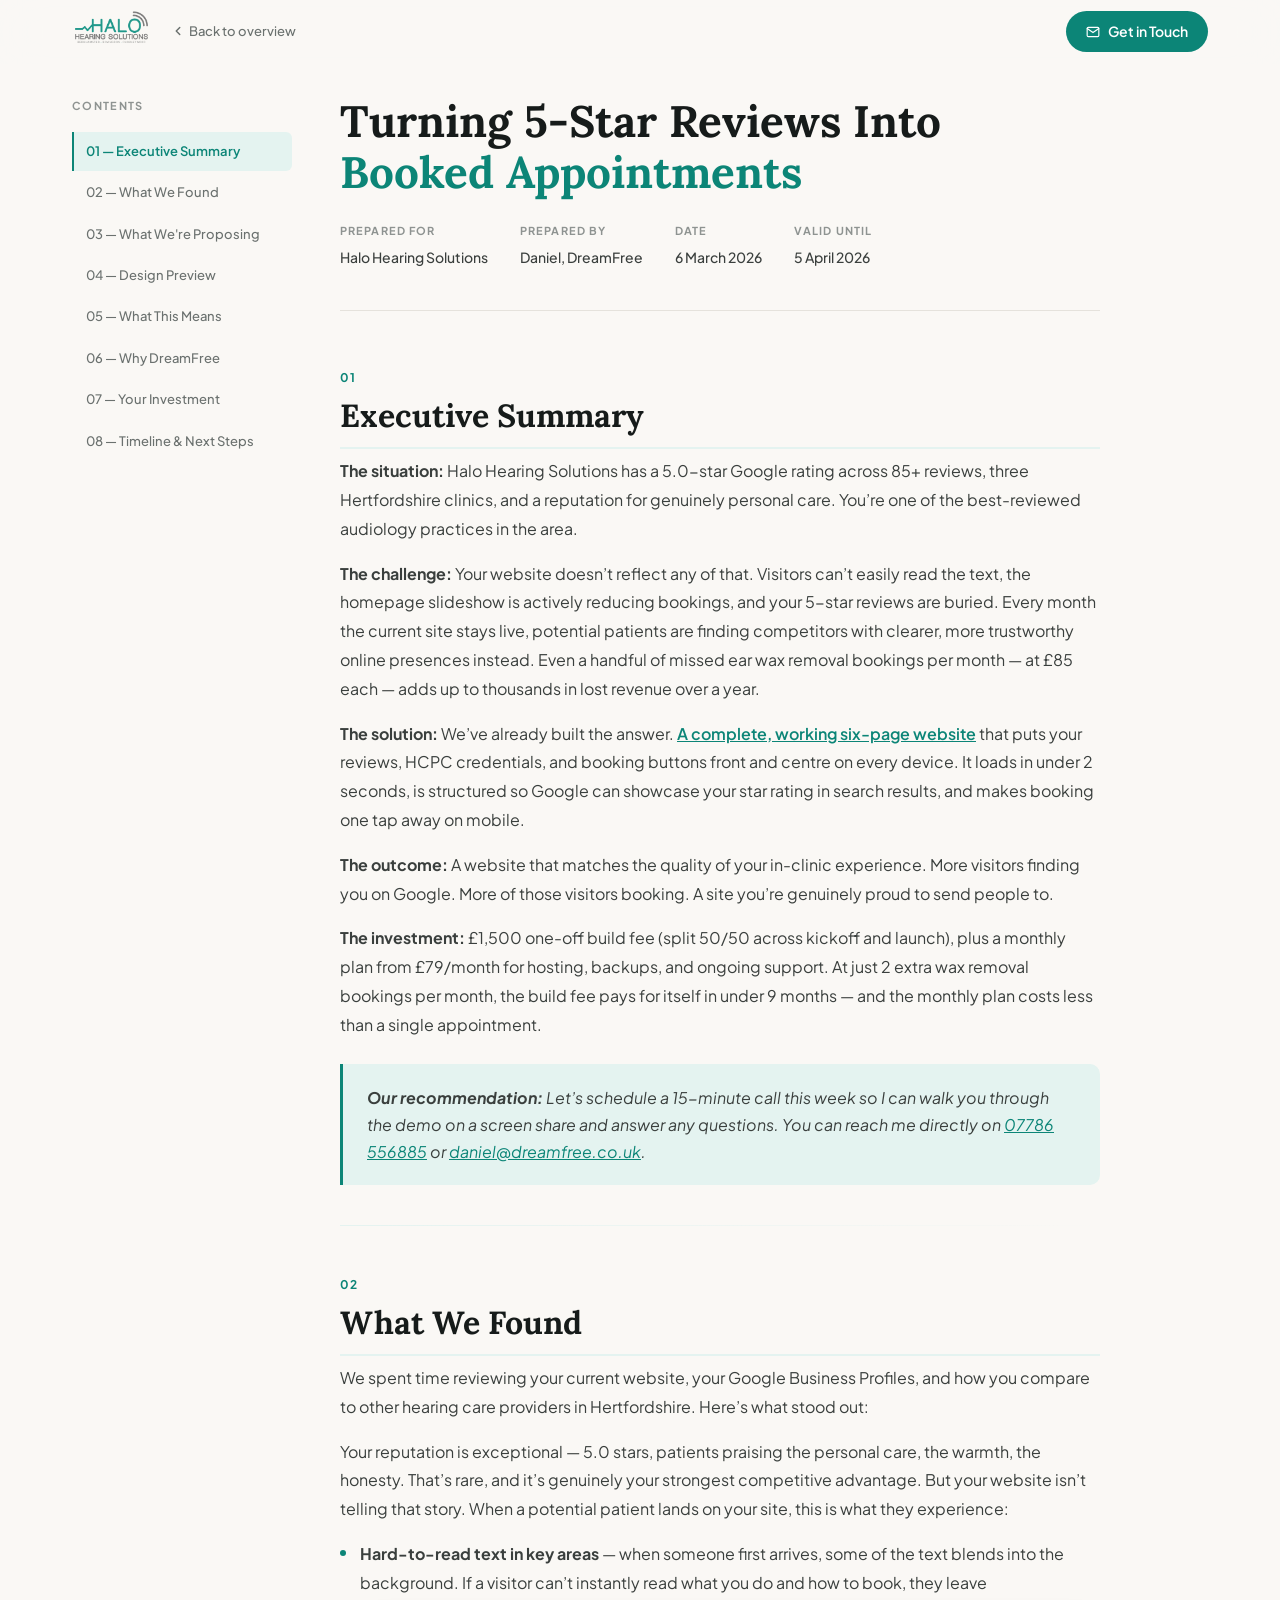
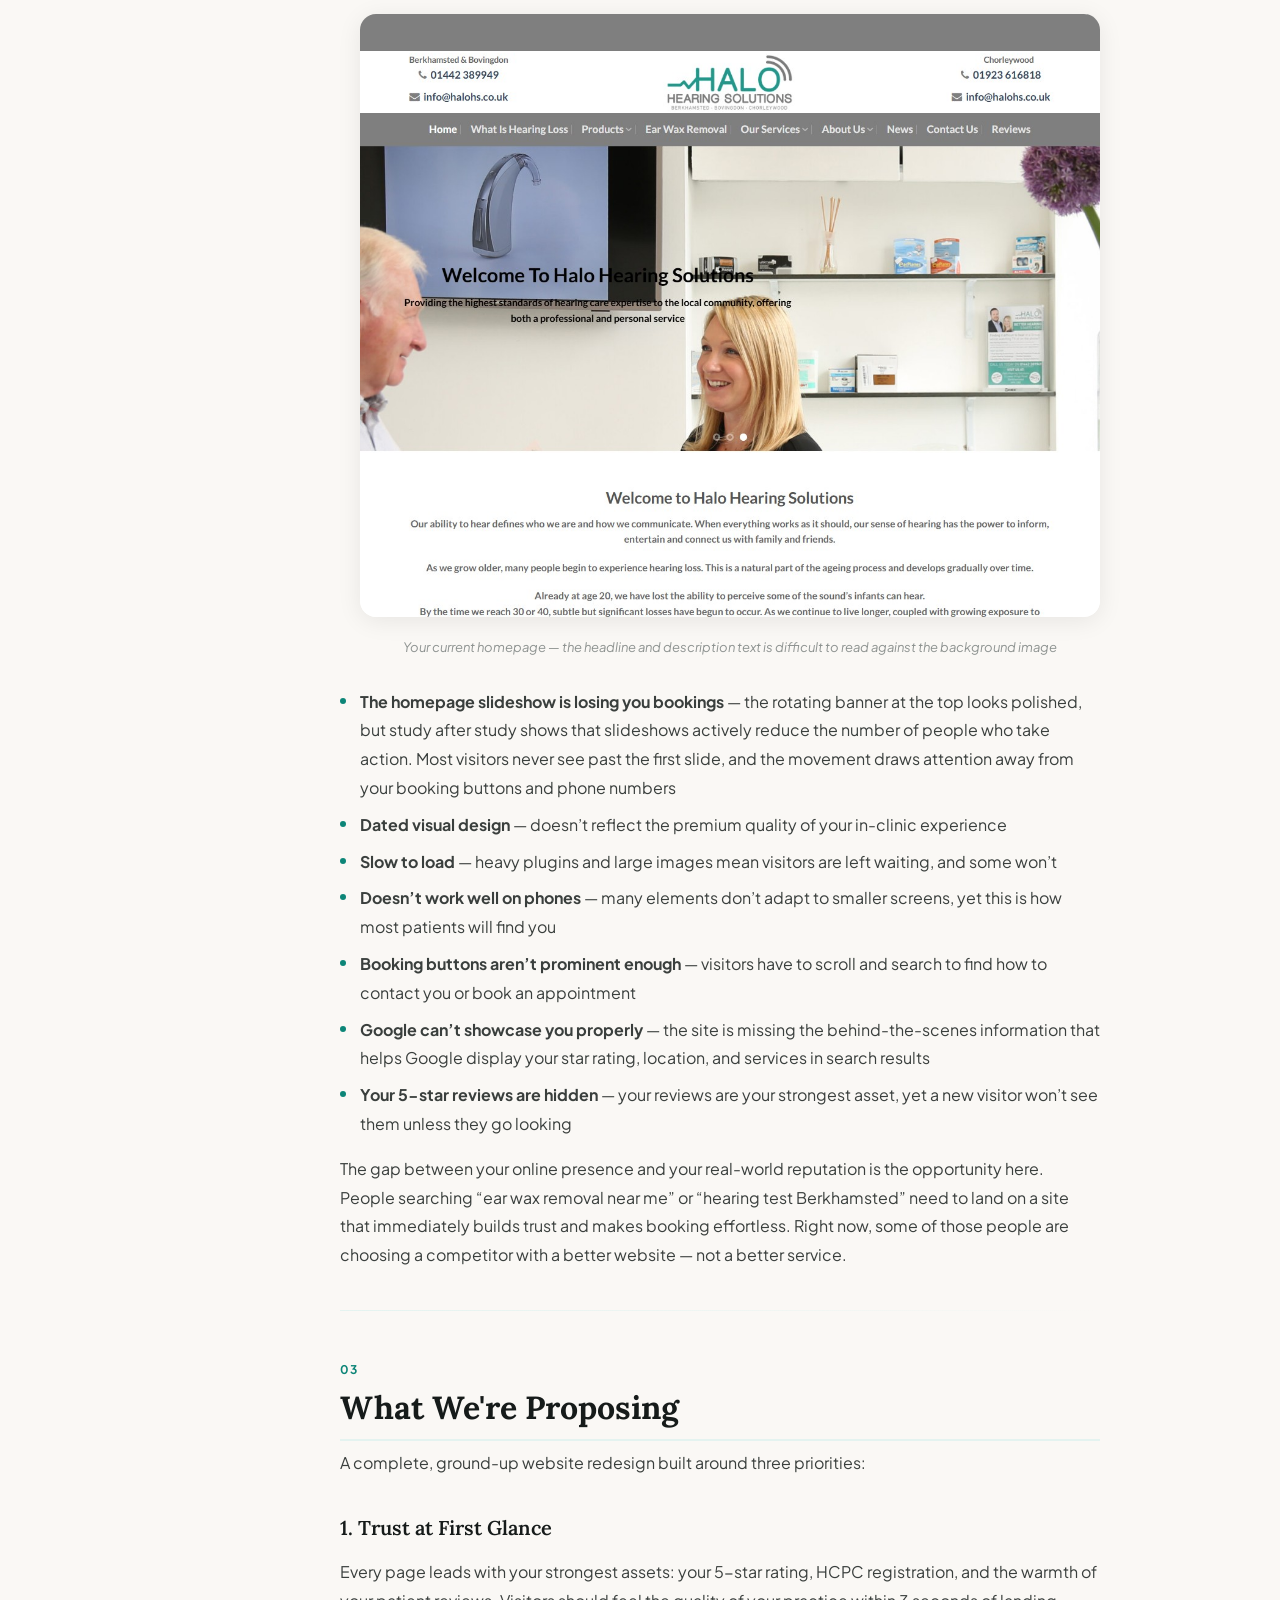
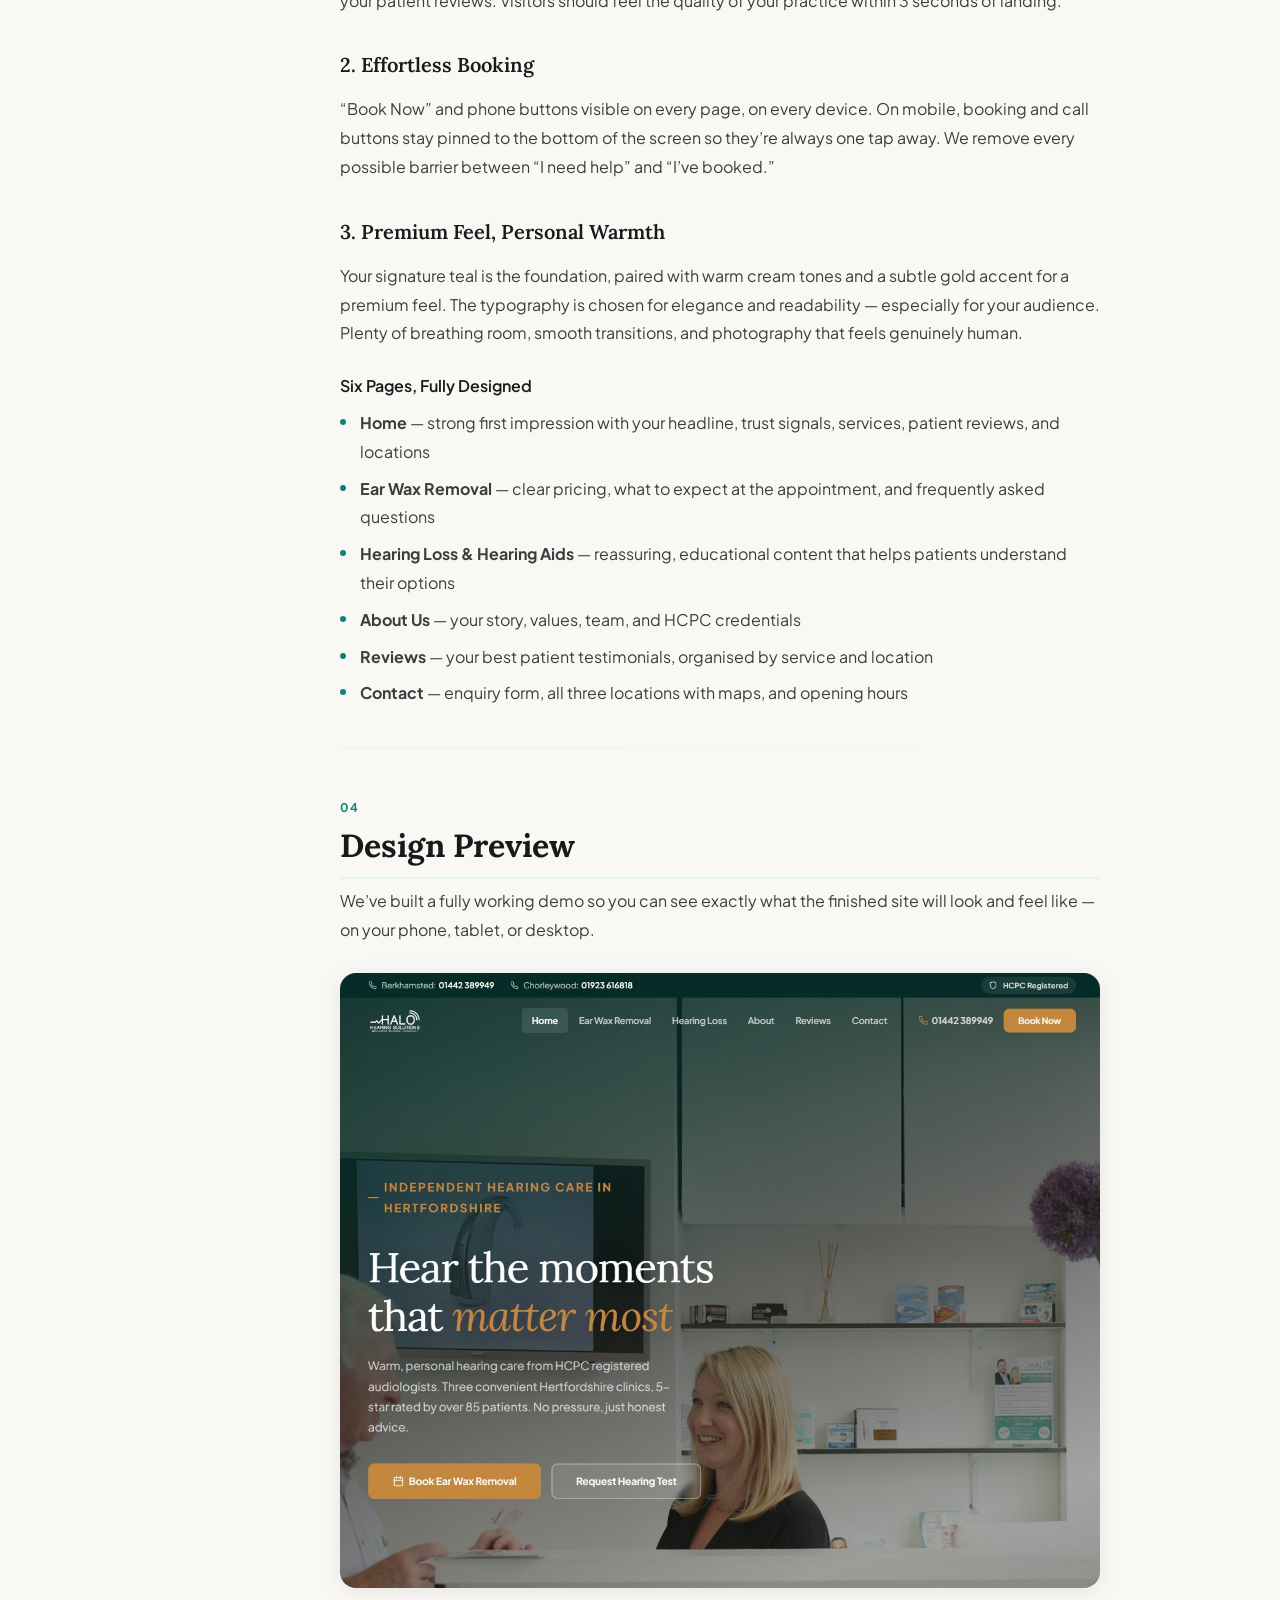
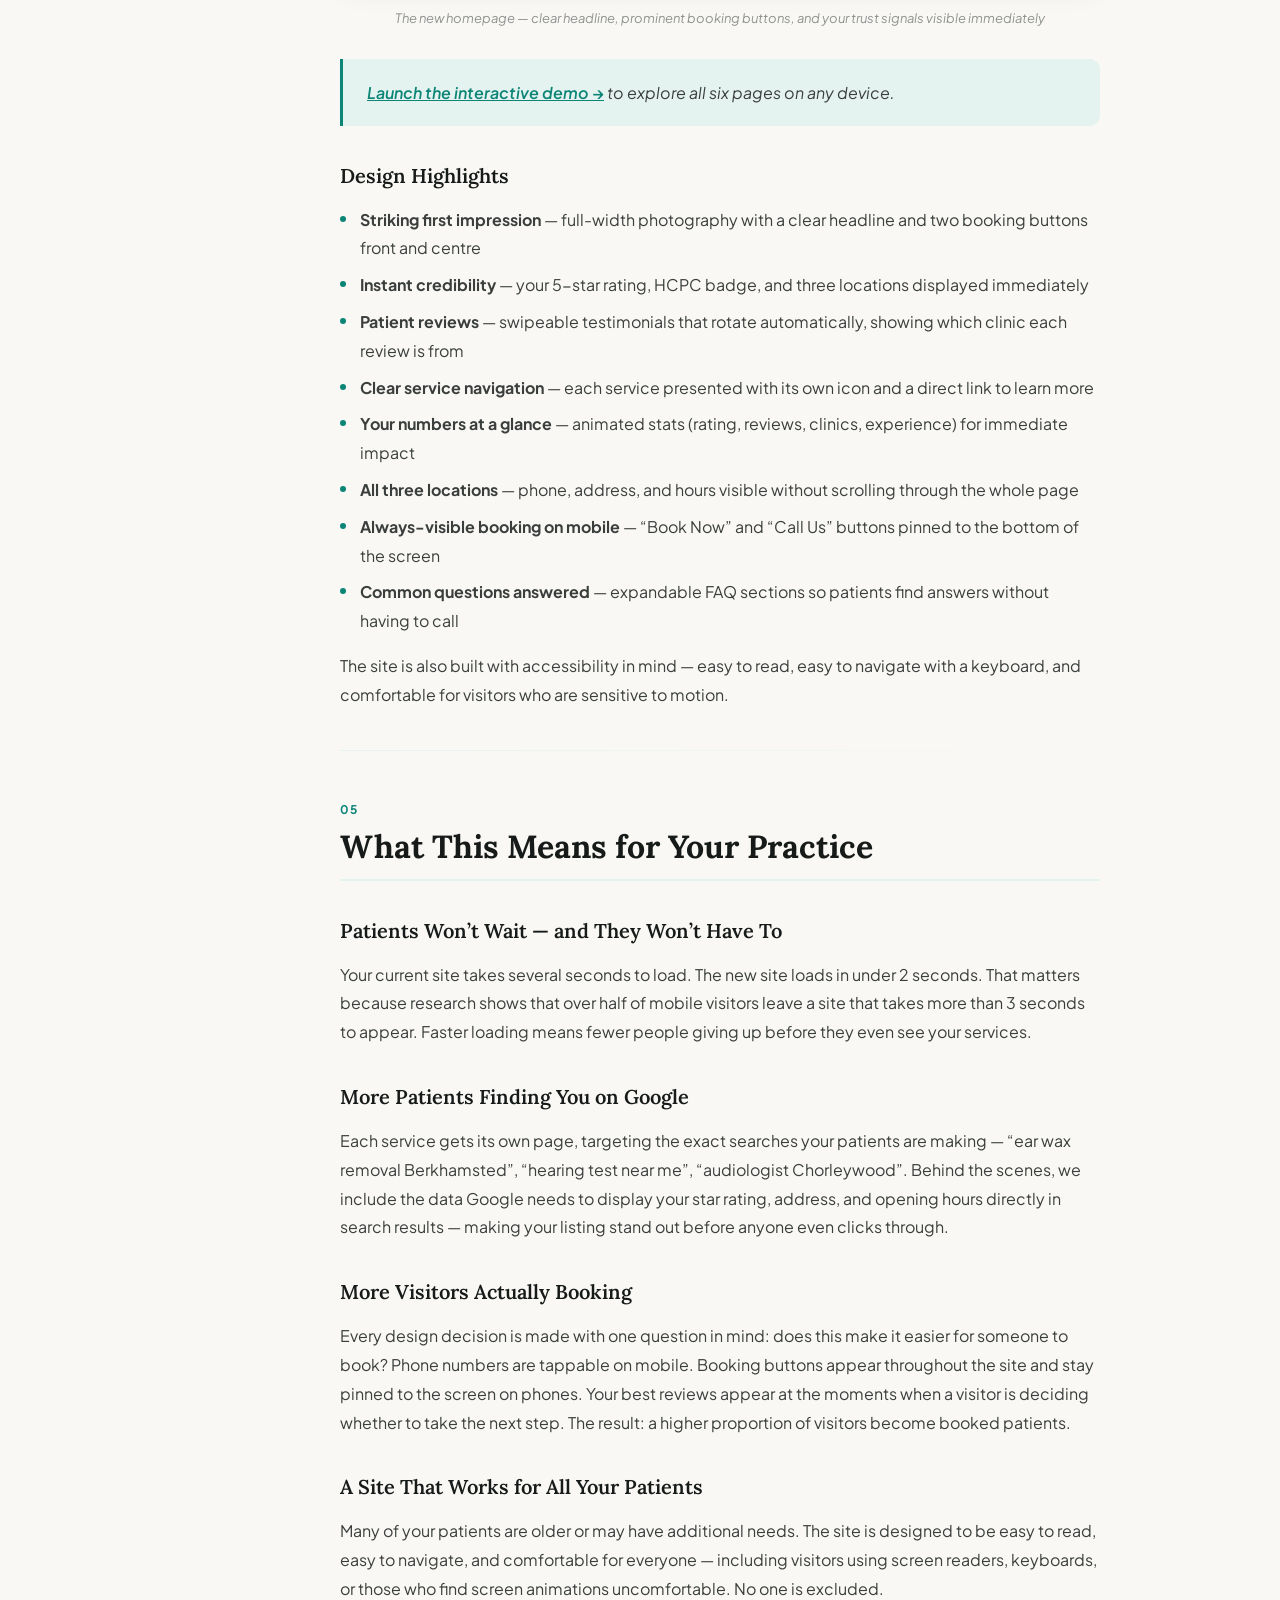
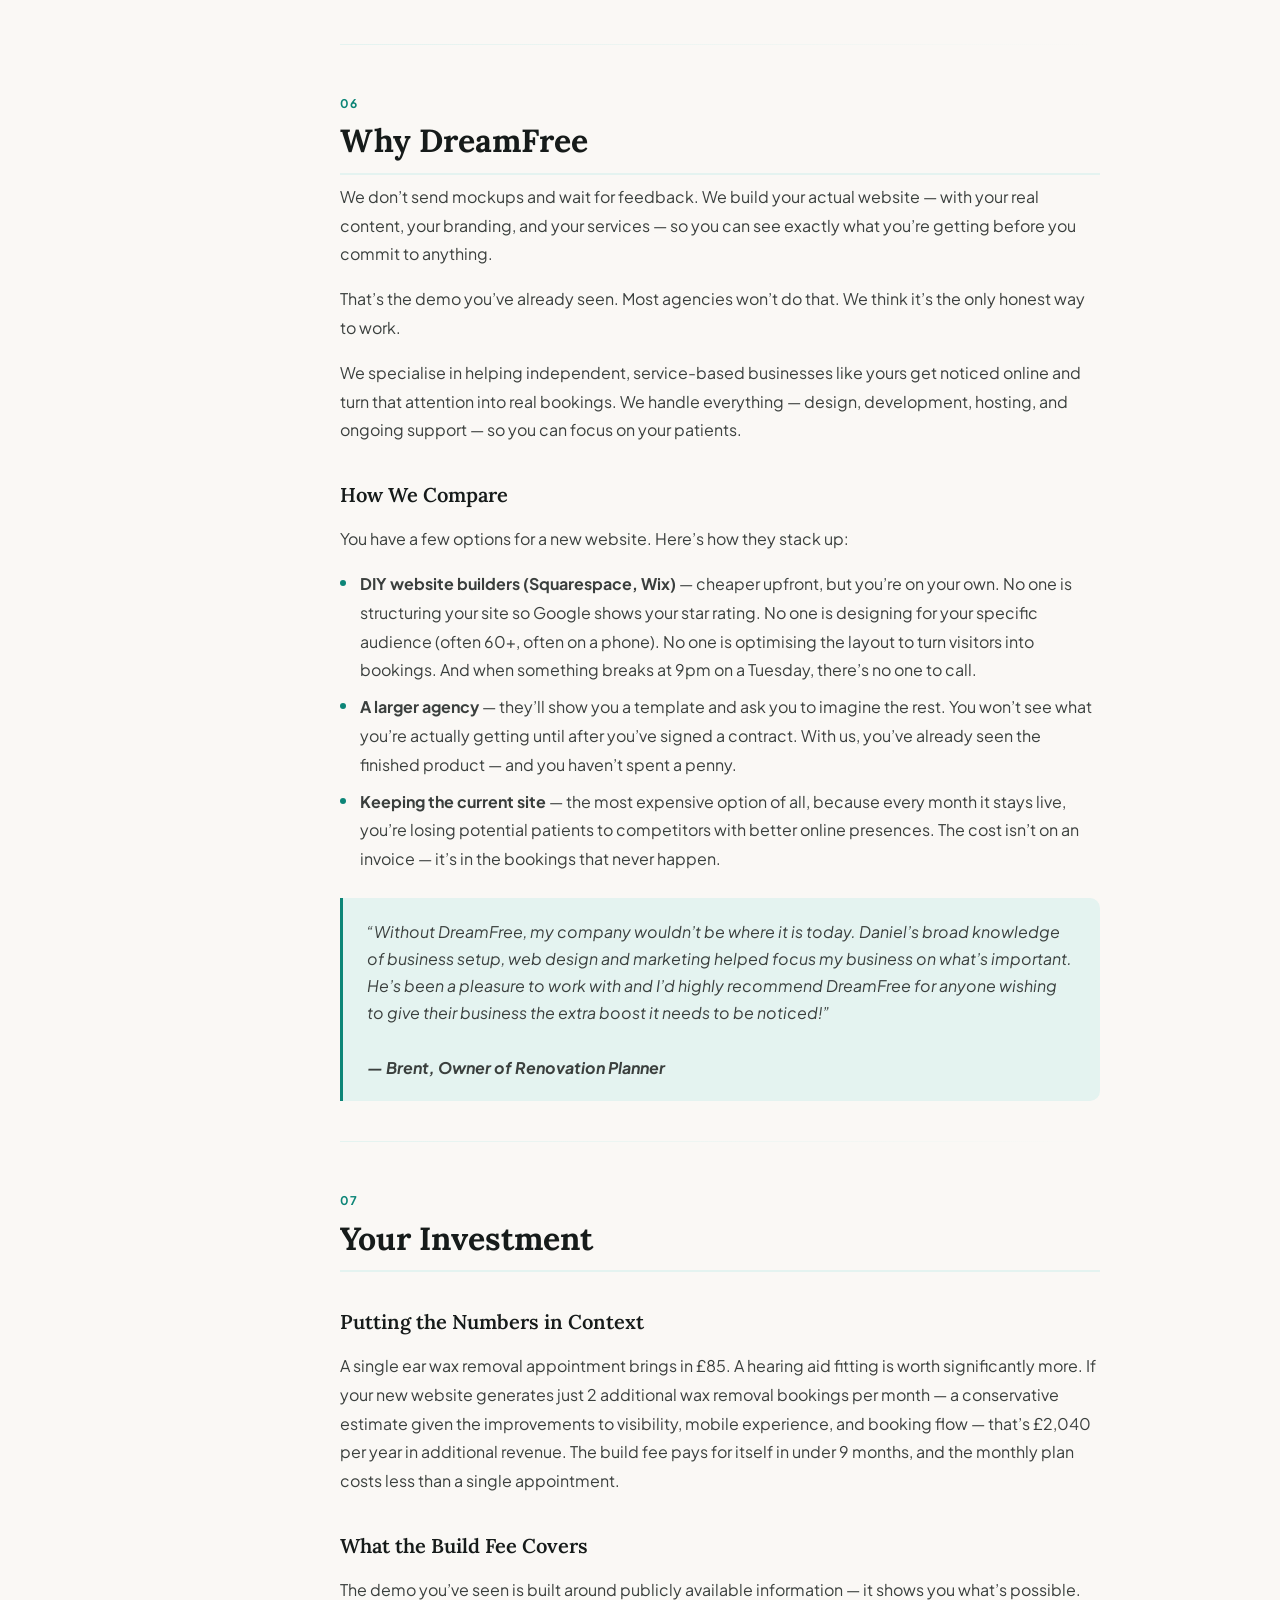
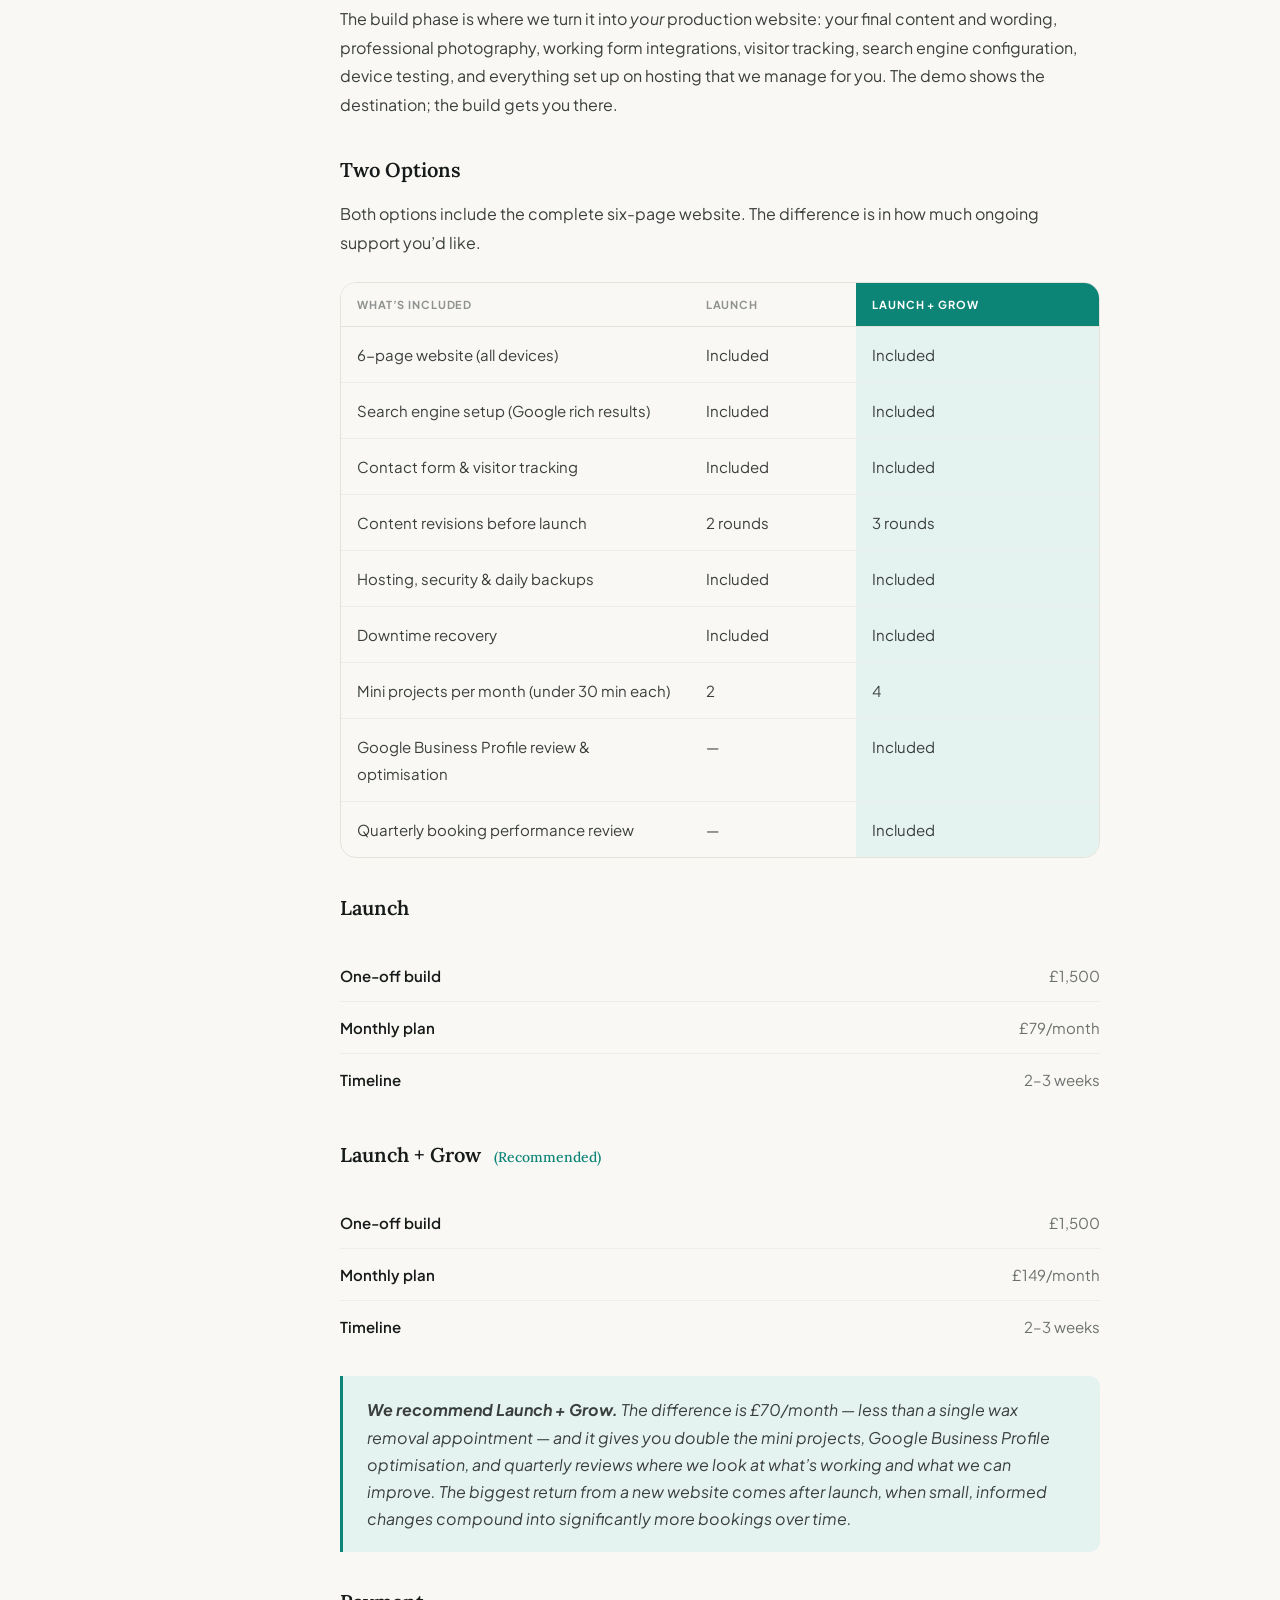
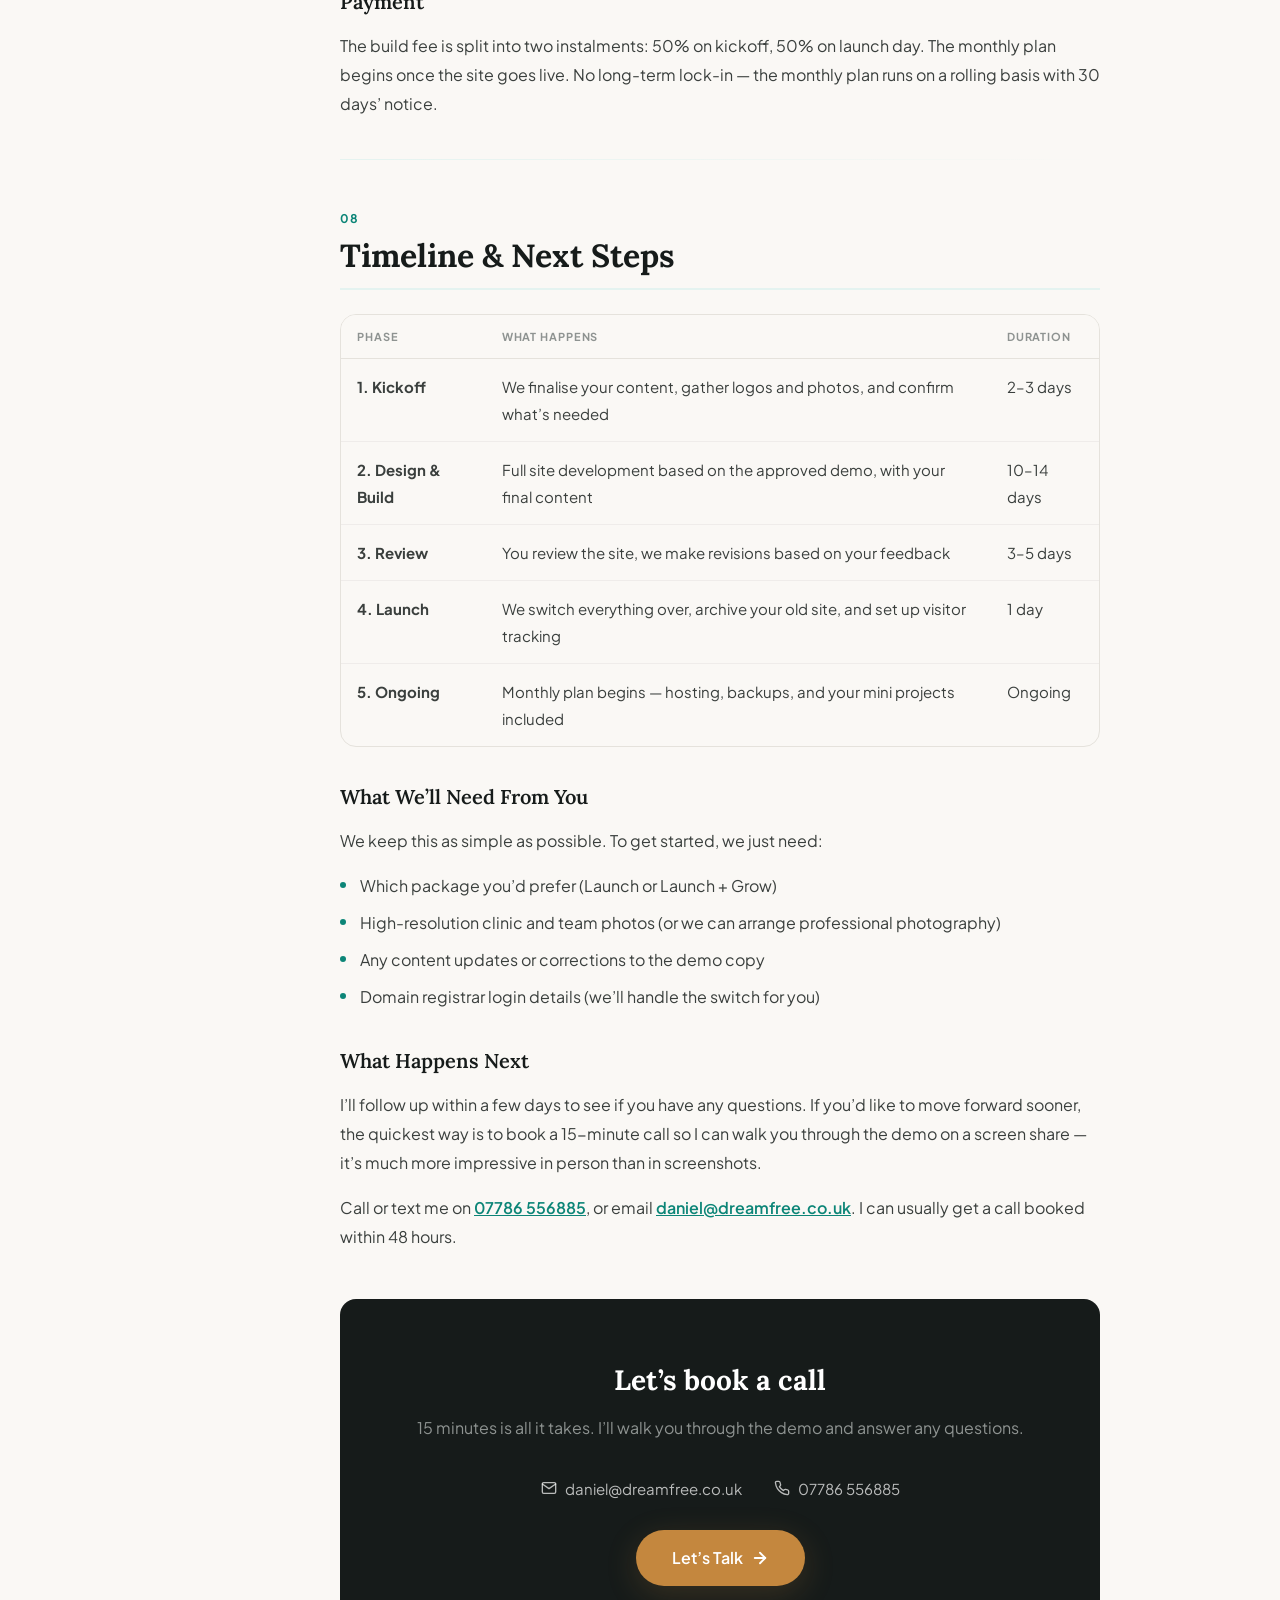
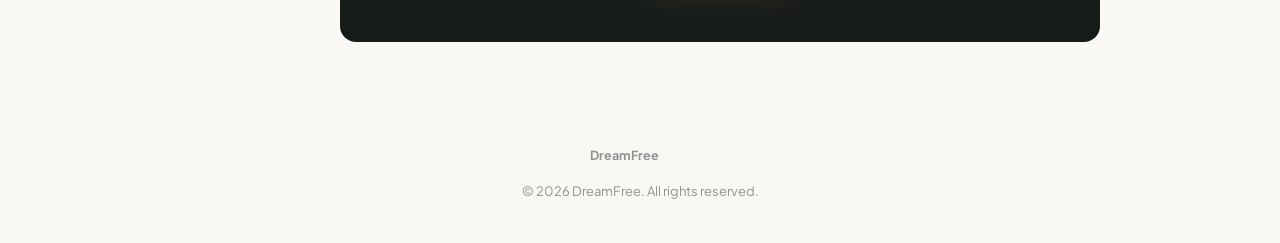
<file: proposal.html>
<!DOCTYPE html>
<html lang="en">
<head>
  <meta charset="UTF-8">
  <meta name="viewport" content="width=device-width, initial-scale=1.0">
  <meta name="robots" content="noindex, nofollow">
  <title>Turning 5-Star Reviews Into Booked Appointments | Halo Hearing Solutions</title>
  <link rel="icon" href="data:image/svg+xml,<svg xmlns='http://www.w3.org/2000/svg' viewBox='0 0 100 100'><text y='.9em' font-size='90'>&#x1F4C4;</text></svg>">
  <link rel="preconnect" href="https://fonts.googleapis.com">
  <link rel="preconnect" href="https://fonts.gstatic.com" crossorigin>
  <link href="https://fonts.googleapis.com/css2?family=Lora:ital,wght@0,400;0,500;0,600;0,700;1,400;1,600&family=Plus+Jakarta+Sans:wght@400;500;600;700&display=swap" rel="stylesheet">
  <style>
    *, *::before, *::after { margin: 0; padding: 0; box-sizing: border-box; }

    :root {
      --primary: #0C8577;
      --primary-light: #E4F3F0;
      --primary-dark: #065C54;
      --accent: #C4873E;
      --accent-light: #FEF7EE;
      --accent-glow: rgba(196,135,62,0.2);
      --dark: #161B1A;
      --dark-card: #1A2422;
      --bg: #FAF8F5;
      --white: #FFFFFF;
      --text: #3A3F3D;
      --text-2: #6B716F;
      --text-muted: #8E9391;
      --border: #E5E2DC;
      --border-light: #EFECEA;
      --font-heading: 'Lora', Georgia, serif;
      --font-body: 'Plus Jakarta Sans', system-ui, sans-serif;
      --radius: 16px;
      --radius-sm: 10px;
      --radius-xs: 6px;
    }

    html { scroll-behavior: smooth; }

    body {
      font-family: var(--font-body);
      font-size: 16px;
      line-height: 1.8;
      color: var(--text);
      background: var(--bg);
      -webkit-font-smoothing: antialiased;
    }

    /* ============ STICKY HEADER ============ */
    .prop-header {
      position: fixed;
      top: 0;
      left: 0;
      right: 0;
      z-index: 100;
      background: rgba(250,248,245,0.85);
      backdrop-filter: blur(20px);
      -webkit-backdrop-filter: blur(20px);
      border-bottom: 1px solid transparent;
      transition: border-color 0.3s, box-shadow 0.3s;
      height: 64px;
    }
    .prop-header.scrolled {
      border-bottom-color: var(--border);
      box-shadow: 0 1px 8px rgba(0,0,0,0.04);
    }
    .prop-header-inner {
      max-width: 1200px;
      margin: 0 auto;
      padding: 0 32px;
      height: 100%;
      display: flex;
      align-items: center;
      justify-content: space-between;
    }
    .prop-header-left {
      display: flex;
      align-items: center;
      gap: 20px;
    }
    .prop-header-logo img {
      height: 36px;
      width: auto;
    }
    .prop-header-back {
      display: inline-flex;
      align-items: center;
      gap: 4px;
      font-size: 13px;
      font-weight: 500;
      color: var(--text-2);
      text-decoration: none;
      transition: color 0.2s;
    }
    .prop-header-back:hover { color: var(--primary); }
    .prop-header-back svg { width: 14px; height: 14px; }

    .prop-header-cta {
      display: inline-flex;
      align-items: center;
      gap: 8px;
      padding: 8px 20px;
      background: var(--primary);
      color: #fff;
      font-size: 14px;
      font-weight: 600;
      border-radius: 999px;
      text-decoration: none;
      transition: background 0.2s, transform 0.2s;
    }
    .prop-header-cta:hover { background: var(--primary-dark); transform: translateY(-1px); }
    .prop-header-cta svg { width: 14px; height: 14px; }

    /* ============ LAYOUT ============ */
    .prop-layout {
      display: grid;
      grid-template-columns: 220px 1fr;
      max-width: 1200px;
      margin: 0 auto;
      padding: 96px 32px 64px;
      gap: 48px;
    }

    /* ============ TOC SIDEBAR ============ */
    .prop-toc {
      position: sticky;
      top: 96px;
      align-self: start;
      max-height: calc(100vh - 120px);
      overflow-y: auto;
    }
    .prop-toc-label {
      font-size: 11px;
      font-weight: 700;
      letter-spacing: 0.12em;
      text-transform: uppercase;
      color: var(--text-muted);
      margin-bottom: 16px;
    }
    .prop-toc-list {
      list-style: none;
    }
    .prop-toc-list li {
      margin-bottom: 2px;
    }
    .prop-toc-list a {
      display: block;
      padding: 8px 12px;
      font-size: 13px;
      font-weight: 500;
      color: var(--text-2);
      text-decoration: none;
      border-left: 2px solid transparent;
      border-radius: 0 var(--radius-xs) var(--radius-xs) 0;
      transition: all 0.2s;
    }
    .prop-toc-list a:hover {
      color: var(--text);
      background: rgba(12,133,119,0.04);
    }
    .prop-toc-list a.active {
      color: var(--primary);
      font-weight: 600;
      border-left-color: var(--primary);
      background: var(--primary-light);
    }

    /* ============ CONTENT COLUMN ============ */
    .prop-content {
      max-width: 760px;
    }

    /* Title block */
    .prop-title-block {
      padding-bottom: 40px;
      margin-bottom: 48px;
      border-bottom: 1px solid var(--border);
    }
    .prop-title {
      font-family: var(--font-heading);
      font-size: clamp(32px, 5vw, 44px);
      font-weight: 700;
      line-height: 1.15;
      color: var(--dark);
      margin-bottom: 8px;
    }
    .prop-title .client-name {
      color: var(--primary);
    }
    .prop-meta {
      display: flex;
      flex-wrap: wrap;
      gap: 32px;
      margin-top: 24px;
      font-size: 14px;
      color: var(--text-2);
    }
    .prop-meta dt {
      font-size: 11px;
      font-weight: 700;
      letter-spacing: 0.1em;
      text-transform: uppercase;
      color: var(--text-muted);
      margin-bottom: 4px;
    }
    .prop-meta dd {
      font-weight: 500;
      color: var(--text);
    }

    /* ============ SECTIONS ============ */
    .prop-section {
      padding-top: 8px;
      margin-bottom: 16px;
      scroll-margin-top: 96px;
    }
    .section-num {
      display: block;
      font-size: 12px;
      font-weight: 700;
      letter-spacing: 0.1em;
      text-transform: uppercase;
      color: var(--primary);
      margin-bottom: 8px;
    }
    .prop-section h2 {
      font-family: var(--font-heading);
      font-size: clamp(24px, 3.5vw, 32px);
      font-weight: 700;
      line-height: 1.2;
      color: var(--dark);
      margin-bottom: 8px;
      padding-bottom: 12px;
      border-bottom: 2px solid var(--primary-light);
    }
    .prop-section h3 {
      font-family: var(--font-heading);
      font-size: 20px;
      font-weight: 600;
      color: var(--dark);
      margin-top: 32px;
      margin-bottom: 12px;
    }
    .prop-section h4 {
      font-size: 16px;
      font-weight: 600;
      color: var(--dark);
      margin-top: 24px;
      margin-bottom: 8px;
    }
    .prop-section p {
      margin-bottom: 16px;
    }
    .prop-section ul, .prop-section ol {
      margin-bottom: 16px;
      padding-left: 0;
      list-style: none;
    }
    .prop-section li {
      position: relative;
      padding-left: 20px;
      margin-bottom: 8px;
    }
    .prop-section li::before {
      content: '';
      position: absolute;
      left: 0;
      top: 10px;
      width: 6px;
      height: 6px;
      background: var(--primary);
      border-radius: 50%;
    }

    /* HR between sections */
    .prop-hr {
      border: none;
      height: 1px;
      background: linear-gradient(90deg, var(--primary-light), transparent);
      margin: 40px 0;
    }

    /* ============ CALLOUT ============ */
    .callout {
      border-left: 3px solid var(--primary);
      background: var(--primary-light);
      padding: 20px 24px;
      border-radius: 0 var(--radius-sm) var(--radius-sm) 0;
      margin: 24px 0;
      font-style: italic;
      color: var(--text);
      line-height: 1.7;
    }

    /* ============ IMAGES ============ */
    .prop-image {
      margin: 28px 0;
      text-align: center;
    }
    .prop-image img {
      width: 100%;
      max-width: 100%;
      border-radius: var(--radius);
      box-shadow: 0 4px 24px rgba(0,0,0,0.08);
    }
    .prop-image figcaption {
      font-size: 13px;
      color: var(--text-muted);
      font-style: italic;
      margin-top: 10px;
    }

    /* ============ TABLES ============ */
    .prop-table-wrap {
      margin: 24px 0;
      overflow-x: auto;
      border-radius: var(--radius);
      border: 1px solid var(--border);
    }
    .prop-table {
      width: 100%;
      border-collapse: collapse;
      font-size: 15px;
    }
    .prop-table thead {
      background: var(--bg);
    }
    .prop-table th {
      font-size: 11px;
      font-weight: 700;
      letter-spacing: 0.08em;
      text-transform: uppercase;
      color: var(--text-muted);
      padding: 12px 16px;
      text-align: left;
      border-bottom: 1px solid var(--border);
    }
    .prop-table td {
      padding: 14px 16px;
      border-bottom: 1px solid var(--border-light);
      vertical-align: top;
    }
    .prop-table tbody tr:last-child td { border-bottom: none; }
    .prop-table tbody tr:hover { background: rgba(12,133,119,0.02); }

    /* Highlighted / recommended column */
    .prop-table th.recommended {
      background: var(--primary);
      color: #fff;
    }
    .prop-table td.recommended {
      background: var(--primary-light);
    }

    /* KV table */
    .kv-table {
      margin: 24px 0;
    }
    .kv-row {
      display: flex;
      justify-content: space-between;
      align-items: baseline;
      padding: 12px 0;
      border-bottom: 1px solid var(--border-light);
      font-size: 15px;
    }
    .kv-row:last-child { border-bottom: none; }
    .kv-label { font-weight: 600; color: var(--dark); }
    .kv-value { color: var(--text-2); text-align: right; }

    /* ============ CTA FOOTER BLOCK ============ */
    .prop-cta-block {
      background: var(--dark);
      border-radius: var(--radius);
      padding: 56px 40px;
      text-align: center;
      margin-top: 48px;
      color: #fff;
    }
    .prop-cta-block h2 {
      font-family: var(--font-heading);
      font-size: 28px;
      font-weight: 700;
      border: none;
      color: #fff;
      margin-bottom: 8px;
      padding-bottom: 0;
    }
    .prop-cta-block .subtitle {
      color: var(--text-muted);
      font-size: 16px;
      margin-bottom: 32px;
    }
    .prop-cta-contacts {
      display: flex;
      justify-content: center;
      gap: 32px;
      margin-bottom: 28px;
      flex-wrap: wrap;
    }
    .prop-cta-contacts a {
      color: rgba(255,255,255,0.7);
      text-decoration: none;
      font-size: 15px;
      display: inline-flex;
      align-items: center;
      gap: 8px;
      transition: color 0.2s;
    }
    .prop-cta-contacts a:hover { color: #fff; }
    .prop-cta-contacts svg { width: 16px; height: 16px; }
    .prop-cta-btn {
      display: inline-flex;
      align-items: center;
      gap: 8px;
      padding: 14px 36px;
      background: var(--accent);
      color: #fff;
      font-size: 16px;
      font-weight: 600;
      border-radius: 999px;
      text-decoration: none;
      box-shadow: 0 8px 32px var(--accent-glow);
      transition: background 0.2s, transform 0.2s;
    }
    .prop-cta-btn:hover { background: #AE7533; transform: translateY(-2px); }

    /* ============ SITE FOOTER ============ */
    .prop-footer {
      text-align: center;
      padding: 40px 32px;
      font-size: 13px;
      color: var(--text-muted);
    }
    .prop-footer-logo {
      margin-bottom: 8px;
    }

    /* ============ RESPONSIVE ============ */
    @media (max-width: 960px) {
      .prop-toc { display: none; }
      .prop-layout {
        grid-template-columns: 1fr;
        padding: 80px 24px 48px;
        gap: 0;
      }
    }

    @media (max-width: 600px) {
      .prop-header-inner { padding: 0 16px; }
      .prop-header-back span { display: none; }
      .prop-layout { padding: 76px 16px 32px; }
      .prop-title { font-size: 28px; }
      .prop-meta { gap: 20px; }
      .prop-cta-block { padding: 40px 24px; }
      .prop-table { font-size: 14px; }
      .prop-table th, .prop-table td { padding: 10px 12px; }
      .kv-row { flex-direction: column; gap: 2px; }
      .kv-value { text-align: left; }
    }
  </style>
  <script type="text/javascript">
    (function(c,l,a,r,i,t,y){
        c[a]=c[a]||function(){(c[a].q=c[a].q||[]).push(arguments)};
        t=l.createElement(r);t.async=1;t.src="https://www.clarity.ms/tag/"+i;
        y=l.getElementsByTagName(r)[0];y.parentNode.insertBefore(t,y);
    })(window, document, "clarity", "script", "vrlpdaeq73");
  </script>
</head>
<body>

  <!-- ============ STICKY HEADER ============ -->
  <header class="prop-header" id="propHeader">
    <div class="prop-header-inner">
      <div class="prop-header-left">
        <a href="index.html" class="prop-header-logo">
          <img src="images/logo.png" alt="Halo Hearing Solutions">
        </a>
        <a href="index.html" class="prop-header-back">
          <svg viewBox="0 0 24 24" fill="none" stroke="currentColor" stroke-width="2.5" stroke-linecap="round" stroke-linejoin="round"><polyline points="15 18 9 12 15 6"/></svg>
          <span>Back to overview</span>
        </a>
      </div>
      <a href="mailto:daniel@dreamfree.co.uk?subject=Halo%20Hearing%20Solutions%20Website%20Proposal" class="prop-header-cta">
        <svg viewBox="0 0 24 24" fill="none" stroke="currentColor" stroke-width="2" stroke-linecap="round" stroke-linejoin="round"><path d="M4 4h16c1.1 0 2 .9 2 2v12c0 1.1-.9 2-2 2H4c-1.1 0-2-.9-2-2V6c0-1.1.9-2 2-2z"/><polyline points="22,6 12,13 2,6"/></svg>
        Get in Touch
      </a>
    </div>
  </header>

  <!-- ============ MAIN LAYOUT ============ -->
  <div class="prop-layout">

    <!-- TOC Sidebar -->
    <aside class="prop-toc">
      <div class="prop-toc-label">Contents</div>
      <ol class="prop-toc-list">
        <li><a href="#s01" class="active">01 &mdash; Executive Summary</a></li>
        <li><a href="#s02">02 &mdash; What We Found</a></li>
        <li><a href="#s03">03 &mdash; What We're Proposing</a></li>
        <li><a href="#s04">04 &mdash; Design Preview</a></li>
        <li><a href="#s05">05 &mdash; What This Means</a></li>
        <li><a href="#s06">06 &mdash; Why DreamFree</a></li>
        <li><a href="#s07">07 &mdash; Your Investment</a></li>
        <li><a href="#s08">08 &mdash; Timeline &amp; Next Steps</a></li>
      </ol>
    </aside>

    <!-- Content Column -->
    <main class="prop-content">

      <!-- Title Block -->
      <div class="prop-title-block">
        <h1 class="prop-title">
          Turning 5-Star Reviews Into<br>
          <span class="client-name">Booked Appointments</span>
        </h1>
        <dl class="prop-meta">
          <div>
            <dt>Prepared for</dt>
            <dd>Halo Hearing Solutions</dd>
          </div>
          <div>
            <dt>Prepared by</dt>
            <dd>Daniel, DreamFree</dd>
          </div>
          <div>
            <dt>Date</dt>
            <dd>6 March 2026</dd>
          </div>
          <div>
            <dt>Valid until</dt>
            <dd>5 April 2026</dd>
          </div>
        </dl>
      </div>

      <!-- ========== SECTION 01 ========== -->
      <section class="prop-section" id="s01">
        <span class="section-num">01</span>
        <h2>Executive Summary</h2>
        <p><strong>The situation:</strong> Halo Hearing Solutions has a 5.0-star Google rating across 85+ reviews, three Hertfordshire clinics, and a reputation for genuinely personal care. You&rsquo;re one of the best-reviewed audiology practices in the area.</p>
        <p><strong>The challenge:</strong> Your website doesn&rsquo;t reflect any of that. Visitors can&rsquo;t easily read the text, the homepage slideshow is actively reducing bookings, and your 5-star reviews are buried. Every month the current site stays live, potential patients are finding competitors with clearer, more trustworthy online presences instead. Even a handful of missed ear wax removal bookings per month &mdash; at &pound;85 each &mdash; adds up to thousands in lost revenue over a year.</p>
        <p><strong>The solution:</strong> We&rsquo;ve already built the answer. <a href="demo.html" style="color: var(--primary); font-weight: 600;">A complete, working six-page website</a> that puts your reviews, HCPC credentials, and booking buttons front and centre on every device. It loads in under 2 seconds, is structured so Google can showcase your star rating in search results, and makes booking one tap away on mobile.</p>
        <p><strong>The outcome:</strong> A website that matches the quality of your in-clinic experience. More visitors finding you on Google. More of those visitors booking. A site you&rsquo;re genuinely proud to send people to.</p>
        <p><strong>The investment:</strong> &pound;1,500 one-off build fee (split 50/50 across kickoff and launch), plus a monthly plan from &pound;79/month for hosting, backups, and ongoing support. At just 2 extra wax removal bookings per month, the build fee pays for itself in under 9 months &mdash; and the monthly plan costs less than a single appointment.</p>

        <div class="callout">
          <strong>Our recommendation:</strong> Let&rsquo;s schedule a 15-minute call this week so I can walk you through the demo on a screen share and answer any questions. You can reach me directly on <a href="tel:07786556885" style="color: var(--primary);">07786 556885</a> or <a href="mailto:daniel@dreamfree.co.uk" style="color: var(--primary);">daniel@dreamfree.co.uk</a>.
        </div>
      </section>
      <hr class="prop-hr">

      <!-- ========== SECTION 02 ========== -->
      <section class="prop-section" id="s02">
        <span class="section-num">02</span>
        <h2>What We Found</h2>
        <p>We spent time reviewing your current website, your Google Business Profiles, and how you compare to other hearing care providers in Hertfordshire. Here&rsquo;s what stood out:</p>
        <p>Your reputation is exceptional &mdash; 5.0 stars, patients praising the personal care, the warmth, the honesty. That&rsquo;s rare, and it&rsquo;s genuinely your strongest competitive advantage. But your website isn&rsquo;t telling that story. When a potential patient lands on your site, this is what they experience:</p>
        <ul>
          <li><strong>Hard-to-read text in key areas</strong> &mdash; when someone first arrives, some of the text blends into the background. If a visitor can&rsquo;t instantly read what you do and how to book, they leave
            <figure class="prop-image" style="margin-top: 16px;">
              <img src="proposal/old-homepage-bad-text.jpg" alt="Current Halo Hearing Solutions homepage showing low-contrast text over a busy background image">
              <figcaption>Your current homepage &mdash; the headline and description text is difficult to read against the background image</figcaption>
            </figure>
          </li>
          <li><strong>The homepage slideshow is losing you bookings</strong> &mdash; the rotating banner at the top looks polished, but study after study shows that slideshows actively reduce the number of people who take action. Most visitors never see past the first slide, and the movement draws attention away from your booking buttons and phone numbers</li>
          <li><strong>Dated visual design</strong> &mdash; doesn&rsquo;t reflect the premium quality of your in-clinic experience</li>
          <li><strong>Slow to load</strong> &mdash; heavy plugins and large images mean visitors are left waiting, and some won&rsquo;t</li>
          <li><strong>Doesn&rsquo;t work well on phones</strong> &mdash; many elements don&rsquo;t adapt to smaller screens, yet this is how most patients will find you</li>
          <li><strong>Booking buttons aren&rsquo;t prominent enough</strong> &mdash; visitors have to scroll and search to find how to contact you or book an appointment</li>
          <li><strong>Google can&rsquo;t showcase you properly</strong> &mdash; the site is missing the behind-the-scenes information that helps Google display your star rating, location, and services in search results</li>
          <li><strong>Your 5-star reviews are hidden</strong> &mdash; your reviews are your strongest asset, yet a new visitor won&rsquo;t see them unless they go looking</li>
        </ul>
        <p>The gap between your online presence and your real-world reputation is the opportunity here. People searching &ldquo;ear wax removal near me&rdquo; or &ldquo;hearing test Berkhamsted&rdquo; need to land on a site that immediately builds trust and makes booking effortless. Right now, some of those people are choosing a competitor with a better website &mdash; not a better service.</p>
      </section>
      <hr class="prop-hr">

      <!-- ========== SECTION 03 ========== -->
      <section class="prop-section" id="s03">
        <span class="section-num">03</span>
        <h2>What We're Proposing</h2>
        <p>A complete, ground-up website redesign built around three priorities:</p>

        <h3>1. Trust at First Glance</h3>
        <p>Every page leads with your strongest assets: your 5-star rating, HCPC registration, and the warmth of your patient reviews. Visitors should feel the quality of your practice within 3 seconds of landing.</p>

        <h3>2. Effortless Booking</h3>
        <p>&ldquo;Book Now&rdquo; and phone buttons visible on every page, on every device. On mobile, booking and call buttons stay pinned to the bottom of the screen so they&rsquo;re always one tap away. We remove every possible barrier between &ldquo;I need help&rdquo; and &ldquo;I&rsquo;ve booked.&rdquo;</p>

        <h3>3. Premium Feel, Personal Warmth</h3>
        <p>Your signature teal is the foundation, paired with warm cream tones and a subtle gold accent for a premium feel. The typography is chosen for elegance and readability &mdash; especially for your audience. Plenty of breathing room, smooth transitions, and photography that feels genuinely human.</p>

        <h4>Six Pages, Fully Designed</h4>
        <ul>
          <li><strong>Home</strong> &mdash; strong first impression with your headline, trust signals, services, patient reviews, and locations</li>
          <li><strong>Ear Wax Removal</strong> &mdash; clear pricing, what to expect at the appointment, and frequently asked questions</li>
          <li><strong>Hearing Loss &amp; Hearing Aids</strong> &mdash; reassuring, educational content that helps patients understand their options</li>
          <li><strong>About Us</strong> &mdash; your story, values, team, and HCPC credentials</li>
          <li><strong>Reviews</strong> &mdash; your best patient testimonials, organised by service and location</li>
          <li><strong>Contact</strong> &mdash; enquiry form, all three locations with maps, and opening hours</li>
        </ul>
      </section>
      <hr class="prop-hr">

      <!-- ========== SECTION 04 ========== -->
      <section class="prop-section" id="s04">
        <span class="section-num">04</span>
        <h2>Design Preview</h2>
        <p>We&rsquo;ve built a fully working demo so you can see exactly what the finished site will look and feel like &mdash; on your phone, tablet, or desktop.</p>

        <figure class="prop-image">
          <img src="proposal/new homepage.jpg" alt="Proposed new Halo Hearing Solutions homepage with clear headline, booking buttons, and trust signals">
          <figcaption>The new homepage &mdash; clear headline, prominent booking buttons, and your trust signals visible immediately</figcaption>
        </figure>

        <div class="callout">
          <a href="demo.html" style="color: var(--primary); font-weight: 600;">Launch the interactive demo &rarr;</a> to explore all six pages on any device.
        </div>

        <h3>Design Highlights</h3>
        <ul>
          <li><strong>Striking first impression</strong> &mdash; full-width photography with a clear headline and two booking buttons front and centre</li>
          <li><strong>Instant credibility</strong> &mdash; your 5-star rating, HCPC badge, and three locations displayed immediately</li>
          <li><strong>Patient reviews</strong> &mdash; swipeable testimonials that rotate automatically, showing which clinic each review is from</li>
          <li><strong>Clear service navigation</strong> &mdash; each service presented with its own icon and a direct link to learn more</li>
          <li><strong>Your numbers at a glance</strong> &mdash; animated stats (rating, reviews, clinics, experience) for immediate impact</li>
          <li><strong>All three locations</strong> &mdash; phone, address, and hours visible without scrolling through the whole page</li>
          <li><strong>Always-visible booking on mobile</strong> &mdash; &ldquo;Book Now&rdquo; and &ldquo;Call Us&rdquo; buttons pinned to the bottom of the screen</li>
          <li><strong>Common questions answered</strong> &mdash; expandable FAQ sections so patients find answers without having to call</li>
        </ul>

        <p>The site is also built with accessibility in mind &mdash; easy to read, easy to navigate with a keyboard, and comfortable for visitors who are sensitive to motion.</p>
      </section>
      <hr class="prop-hr">

      <!-- ========== SECTION 05 ========== -->
      <section class="prop-section" id="s05">
        <span class="section-num">05</span>
        <h2>What This Means for Your Practice</h2>

        <h3>Patients Won&rsquo;t Wait &mdash; and They Won&rsquo;t Have To</h3>
        <p>Your current site takes several seconds to load. The new site loads in under 2 seconds. That matters because research shows that over half of mobile visitors leave a site that takes more than 3 seconds to appear. Faster loading means fewer people giving up before they even see your services.</p>

        <h3>More Patients Finding You on Google</h3>
        <p>Each service gets its own page, targeting the exact searches your patients are making &mdash; &ldquo;ear wax removal Berkhamsted&rdquo;, &ldquo;hearing test near me&rdquo;, &ldquo;audiologist Chorleywood&rdquo;. Behind the scenes, we include the data Google needs to display your star rating, address, and opening hours directly in search results &mdash; making your listing stand out before anyone even clicks through.</p>

        <h3>More Visitors Actually Booking</h3>
        <p>Every design decision is made with one question in mind: does this make it easier for someone to book? Phone numbers are tappable on mobile. Booking buttons appear throughout the site and stay pinned to the screen on phones. Your best reviews appear at the moments when a visitor is deciding whether to take the next step. The result: a higher proportion of visitors become booked patients.</p>

        <h3>A Site That Works for All Your Patients</h3>
        <p>Many of your patients are older or may have additional needs. The site is designed to be easy to read, easy to navigate, and comfortable for everyone &mdash; including visitors using screen readers, keyboards, or those who find screen animations uncomfortable. No one is excluded.</p>
      </section>
      <hr class="prop-hr">

      <!-- ========== SECTION 06 ========== -->
      <section class="prop-section" id="s06">
        <span class="section-num">06</span>
        <h2>Why DreamFree</h2>
        <p>We don&rsquo;t send mockups and wait for feedback. We build your actual website &mdash; with your real content, your branding, and your services &mdash; so you can see exactly what you&rsquo;re getting before you commit to anything.</p>
        <p>That&rsquo;s the demo you&rsquo;ve already seen. Most agencies won&rsquo;t do that. We think it&rsquo;s the only honest way to work.</p>
        <p>We specialise in helping independent, service-based businesses like yours get noticed online and turn that attention into real bookings. We handle everything &mdash; design, development, hosting, and ongoing support &mdash; so you can focus on your patients.</p>

        <h3>How We Compare</h3>
        <p>You have a few options for a new website. Here&rsquo;s how they stack up:</p>
        <ul>
          <li><strong>DIY website builders (Squarespace, Wix)</strong> &mdash; cheaper upfront, but you&rsquo;re on your own. No one is structuring your site so Google shows your star rating. No one is designing for your specific audience (often 60+, often on a phone). No one is optimising the layout to turn visitors into bookings. And when something breaks at 9pm on a Tuesday, there&rsquo;s no one to call.</li>
          <li><strong>A larger agency</strong> &mdash; they&rsquo;ll show you a template and ask you to imagine the rest. You won&rsquo;t see what you&rsquo;re actually getting until after you&rsquo;ve signed a contract. With us, you&rsquo;ve already seen the finished product &mdash; and you haven&rsquo;t spent a penny.</li>
          <li><strong>Keeping the current site</strong> &mdash; the most expensive option of all, because every month it stays live, you&rsquo;re losing potential patients to competitors with better online presences. The cost isn&rsquo;t on an invoice &mdash; it&rsquo;s in the bookings that never happen.</li>
        </ul>

        <div class="callout">
          &ldquo;Without DreamFree, my company wouldn&rsquo;t be where it is today. Daniel&rsquo;s broad knowledge of business setup, web design and marketing helped focus my business on what&rsquo;s important. He&rsquo;s been a pleasure to work with and I&rsquo;d highly recommend DreamFree for anyone wishing to give their business the extra boost it needs to be noticed!&rdquo;<br><br>
          <strong>&mdash; Brent, Owner of Renovation Planner</strong>
        </div>
      </section>
      <hr class="prop-hr">

      <!-- ========== SECTION 07 ========== -->
      <section class="prop-section" id="s07">
        <span class="section-num">07</span>
        <h2>Your Investment</h2>

        <h3>Putting the Numbers in Context</h3>
        <p>A single ear wax removal appointment brings in &pound;85. A hearing aid fitting is worth significantly more. If your new website generates just 2 additional wax removal bookings per month &mdash; a conservative estimate given the improvements to visibility, mobile experience, and booking flow &mdash; that&rsquo;s &pound;2,040 per year in additional revenue. The build fee pays for itself in under 9 months, and the monthly plan costs less than a single appointment.</p>

        <h3>What the Build Fee Covers</h3>
        <p>The demo you&rsquo;ve seen is built around publicly available information &mdash; it shows you what&rsquo;s possible. The build phase is where we turn it into <em>your</em> production website: your final content and wording, professional photography, working form integrations, visitor tracking, search engine configuration, device testing, and everything set up on hosting that we manage for you. The demo shows the destination; the build gets you there.</p>

        <h3>Two Options</h3>
        <p>Both options include the complete six-page website. The difference is in how much ongoing support you&rsquo;d like.</p>

        <!-- Comparison table -->
        <div class="prop-table-wrap">
          <table class="prop-table">
            <thead>
              <tr>
                <th style="width:46%;">What&rsquo;s included</th>
                <th>Launch</th>
                <th class="recommended">Launch + Grow</th>
              </tr>
            </thead>
            <tbody>
              <tr>
                <td>6-page website (all devices)</td>
                <td>Included</td>
                <td class="recommended">Included</td>
              </tr>
              <tr>
                <td>Search engine setup (Google rich results)</td>
                <td>Included</td>
                <td class="recommended">Included</td>
              </tr>
              <tr>
                <td>Contact form &amp; visitor tracking</td>
                <td>Included</td>
                <td class="recommended">Included</td>
              </tr>
              <tr>
                <td>Content revisions before launch</td>
                <td>2 rounds</td>
                <td class="recommended">3 rounds</td>
              </tr>
              <tr>
                <td>Hosting, security &amp; daily backups</td>
                <td>Included</td>
                <td class="recommended">Included</td>
              </tr>
              <tr>
                <td>Downtime recovery</td>
                <td>Included</td>
                <td class="recommended">Included</td>
              </tr>
              <tr>
                <td>Mini projects per month (under 30 min each)</td>
                <td>2</td>
                <td class="recommended">4</td>
              </tr>
              <tr>
                <td>Google Business Profile review &amp; optimisation</td>
                <td>&mdash;</td>
                <td class="recommended">Included</td>
              </tr>
              <tr>
                <td>Quarterly booking performance review</td>
                <td>&mdash;</td>
                <td class="recommended">Included</td>
              </tr>
            </tbody>
          </table>
        </div>

        <h3>Launch</h3>
        <div class="kv-table">
          <div class="kv-row">
            <span class="kv-label">One-off build</span>
            <span class="kv-value">&pound;1,500</span>
          </div>
          <div class="kv-row">
            <span class="kv-label">Monthly plan</span>
            <span class="kv-value">&pound;79/month</span>
          </div>
          <div class="kv-row">
            <span class="kv-label">Timeline</span>
            <span class="kv-value">2&ndash;3 weeks</span>
          </div>
        </div>

        <h3>Launch + Grow <span style="font-size: 14px; font-weight: 500; color: var(--primary); margin-left: 8px;">(Recommended)</span></h3>
        <div class="kv-table">
          <div class="kv-row">
            <span class="kv-label">One-off build</span>
            <span class="kv-value">&pound;1,500</span>
          </div>
          <div class="kv-row">
            <span class="kv-label">Monthly plan</span>
            <span class="kv-value">&pound;149/month</span>
          </div>
          <div class="kv-row">
            <span class="kv-label">Timeline</span>
            <span class="kv-value">2&ndash;3 weeks</span>
          </div>
        </div>

        <div class="callout">
          <strong>We recommend Launch + Grow.</strong> The difference is &pound;70/month &mdash; less than a single wax removal appointment &mdash; and it gives you double the mini projects, Google Business Profile optimisation, and quarterly reviews where we look at what&rsquo;s working and what we can improve. The biggest return from a new website comes after launch, when small, informed changes compound into significantly more bookings over time.
        </div>

        <h3>Payment</h3>
        <p>The build fee is split into two instalments: 50% on kickoff, 50% on launch day. The monthly plan begins once the site goes live. No long-term lock-in &mdash; the monthly plan runs on a rolling basis with 30 days&rsquo; notice.</p>
      </section>
      <hr class="prop-hr">

      <!-- ========== SECTION 08 ========== -->
      <section class="prop-section" id="s08">
        <span class="section-num">08</span>
        <h2>Timeline &amp; Next Steps</h2>

        <div class="prop-table-wrap">
          <table class="prop-table">
            <thead>
              <tr>
                <th>Phase</th>
                <th>What Happens</th>
                <th>Duration</th>
              </tr>
            </thead>
            <tbody>
              <tr>
                <td><strong>1. Kickoff</strong></td>
                <td>We finalise your content, gather logos and photos, and confirm what&rsquo;s needed</td>
                <td>2&ndash;3 days</td>
              </tr>
              <tr>
                <td><strong>2. Design &amp; Build</strong></td>
                <td>Full site development based on the approved demo, with your final content</td>
                <td>10&ndash;14 days</td>
              </tr>
              <tr>
                <td><strong>3. Review</strong></td>
                <td>You review the site, we make revisions based on your feedback</td>
                <td>3&ndash;5 days</td>
              </tr>
              <tr>
                <td><strong>4. Launch</strong></td>
                <td>We switch everything over, archive your old site, and set up visitor tracking</td>
                <td>1 day</td>
              </tr>
              <tr>
                <td><strong>5. Ongoing</strong></td>
                <td>Monthly plan begins &mdash; hosting, backups, and your mini projects included</td>
                <td>Ongoing</td>
              </tr>
            </tbody>
          </table>
        </div>

        <h3>What We&rsquo;ll Need From You</h3>
        <p>We keep this as simple as possible. To get started, we just need:</p>
        <ul>
          <li>Which package you&rsquo;d prefer (Launch or Launch + Grow)</li>
          <li>High-resolution clinic and team photos (or we can arrange professional photography)</li>
          <li>Any content updates or corrections to the demo copy</li>
          <li>Domain registrar login details (we&rsquo;ll handle the switch for you)</li>
        </ul>

        <h3>What Happens Next</h3>
        <p>I&rsquo;ll follow up within a few days to see if you have any questions. If you&rsquo;d like to move forward sooner, the quickest way is to book a 15-minute call so I can walk you through the demo on a screen share &mdash; it&rsquo;s much more impressive in person than in screenshots.</p>
        <p>Call or text me on <a href="tel:07786556885" style="color: var(--primary); font-weight: 600;">07786 556885</a>, or email <a href="mailto:daniel@dreamfree.co.uk" style="color: var(--primary); font-weight: 600;">daniel@dreamfree.co.uk</a>. I can usually get a call booked within 48 hours.</p>
      </section>

      <!-- ============ CTA FOOTER BLOCK ============ -->
      <div class="prop-cta-block">
        <h2>Let&rsquo;s book a call</h2>
        <p class="subtitle">15 minutes is all it takes. I&rsquo;ll walk you through the demo and answer any questions.</p>
        <div class="prop-cta-contacts">
          <a href="mailto:daniel@dreamfree.co.uk">
            <svg viewBox="0 0 24 24" fill="none" stroke="currentColor" stroke-width="2" stroke-linecap="round" stroke-linejoin="round"><path d="M4 4h16c1.1 0 2 .9 2 2v12c0 1.1-.9 2-2 2H4c-1.1 0-2-.9-2-2V6c0-1.1.9-2 2-2z"/><polyline points="22,6 12,13 2,6"/></svg>
            daniel@dreamfree.co.uk
          </a>
          <a href="tel:07786556885">
            <svg viewBox="0 0 24 24" fill="none" stroke="currentColor" stroke-width="2" stroke-linecap="round" stroke-linejoin="round"><path d="M22 16.92v3a2 2 0 0 1-2.18 2 19.79 19.79 0 0 1-8.63-3.07 19.5 19.5 0 0 1-6-6 19.79 19.79 0 0 1-3.07-8.67A2 2 0 0 1 4.11 2h3a2 2 0 0 1 2 1.72c.127.96.361 1.903.7 2.81a2 2 0 0 1-.45 2.11L8.09 9.91a16 16 0 0 0 6 6l1.27-1.27a2 2 0 0 1 2.11-.45c.907.339 1.85.573 2.81.7A2 2 0 0 1 22 16.92z"/></svg>
            07786 556885
          </a>
        </div>
        <a href="mailto:daniel@dreamfree.co.uk?subject=Halo%20Hearing%20Solutions%20%E2%80%94%20Let's%20Go!" class="prop-cta-btn">
          Let&rsquo;s Talk
          <svg width="18" height="18" viewBox="0 0 24 24" fill="none" stroke="currentColor" stroke-width="2.5" stroke-linecap="round" stroke-linejoin="round"><line x1="5" y1="12" x2="19" y2="12"/><polyline points="12 5 19 12 12 19"/></svg>
        </a>
      </div>

    </main>
  </div>

  <!-- ============ SITE FOOTER ============ -->
  <footer class="prop-footer">
    <div class="prop-footer-logo">
      <svg viewBox="0 0 120 20" width="100" height="18" fill="currentColor" xmlns="http://www.w3.org/2000/svg">
        <text x="0" y="16" font-family="'Plus Jakarta Sans', system-ui, sans-serif" font-size="15" font-weight="700" fill="currentColor">DreamFree</text>
      </svg>
    </div>
    &copy; 2026 DreamFree. All rights reserved.
  </footer>

  <!-- ============ JAVASCRIPT ============ -->
  <script>
  (function() {
    'use strict';

    // Header shadow on scroll
    var header = document.getElementById('propHeader');
    if (header) {
      var ticking = false;
      window.addEventListener('scroll', function() {
        if (!ticking) {
          requestAnimationFrame(function() {
            if (window.scrollY > 10) {
              header.classList.add('scrolled');
            } else {
              header.classList.remove('scrolled');
            }
            ticking = false;
          });
          ticking = true;
        }
      }, { passive: true });
    }

    // TOC active tracking
    var sections = document.querySelectorAll('.prop-section');
    var tocLinks = document.querySelectorAll('.prop-toc-list a');
    if (sections.length && tocLinks.length) {
      var observer = new IntersectionObserver(function(entries) {
        entries.forEach(function(entry) {
          if (entry.isIntersecting) {
            var id = entry.target.id;
            tocLinks.forEach(function(link) {
              link.classList.toggle('active', link.getAttribute('href') === '#' + id);
            });
          }
        });
      }, {
        rootMargin: '-80px 0px -60% 0px',
        threshold: 0
      });
      sections.forEach(function(section) { observer.observe(section); });
    }
  })();
  </script>
</body>
</html>
</file>
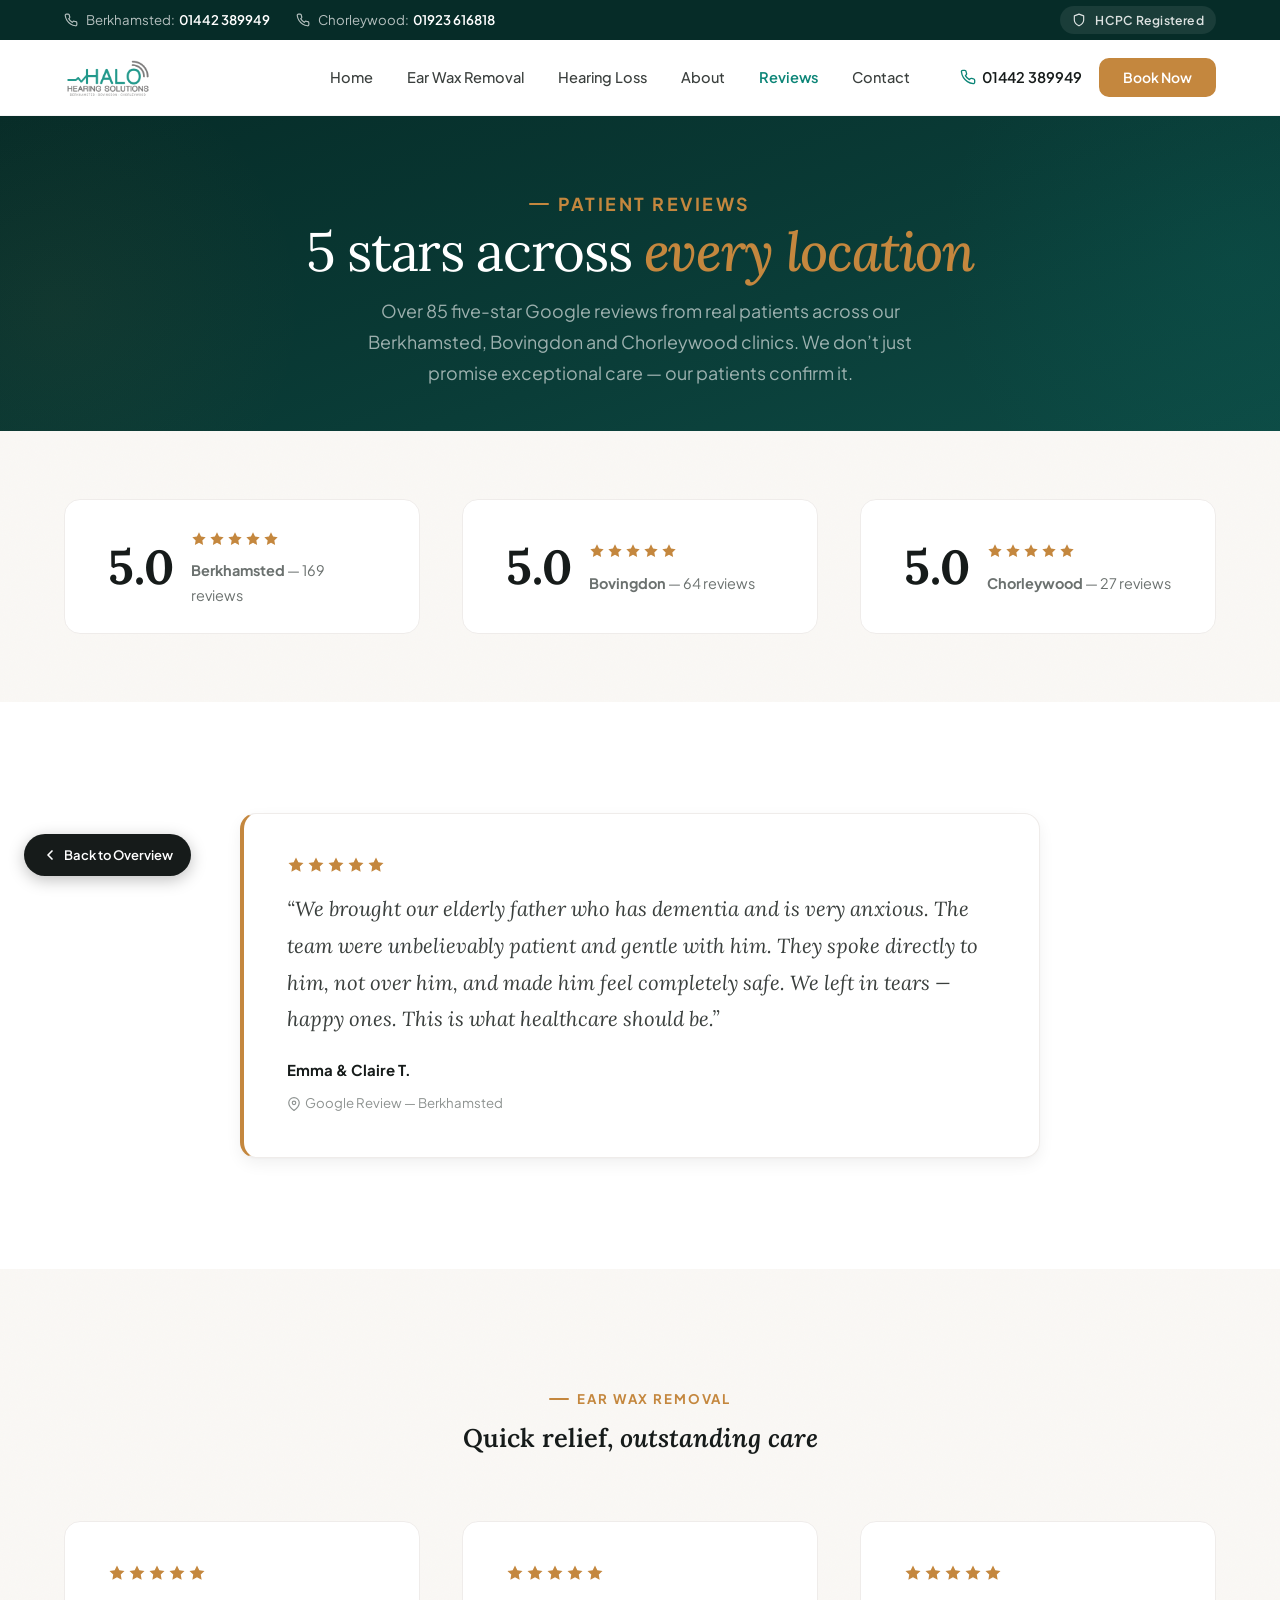
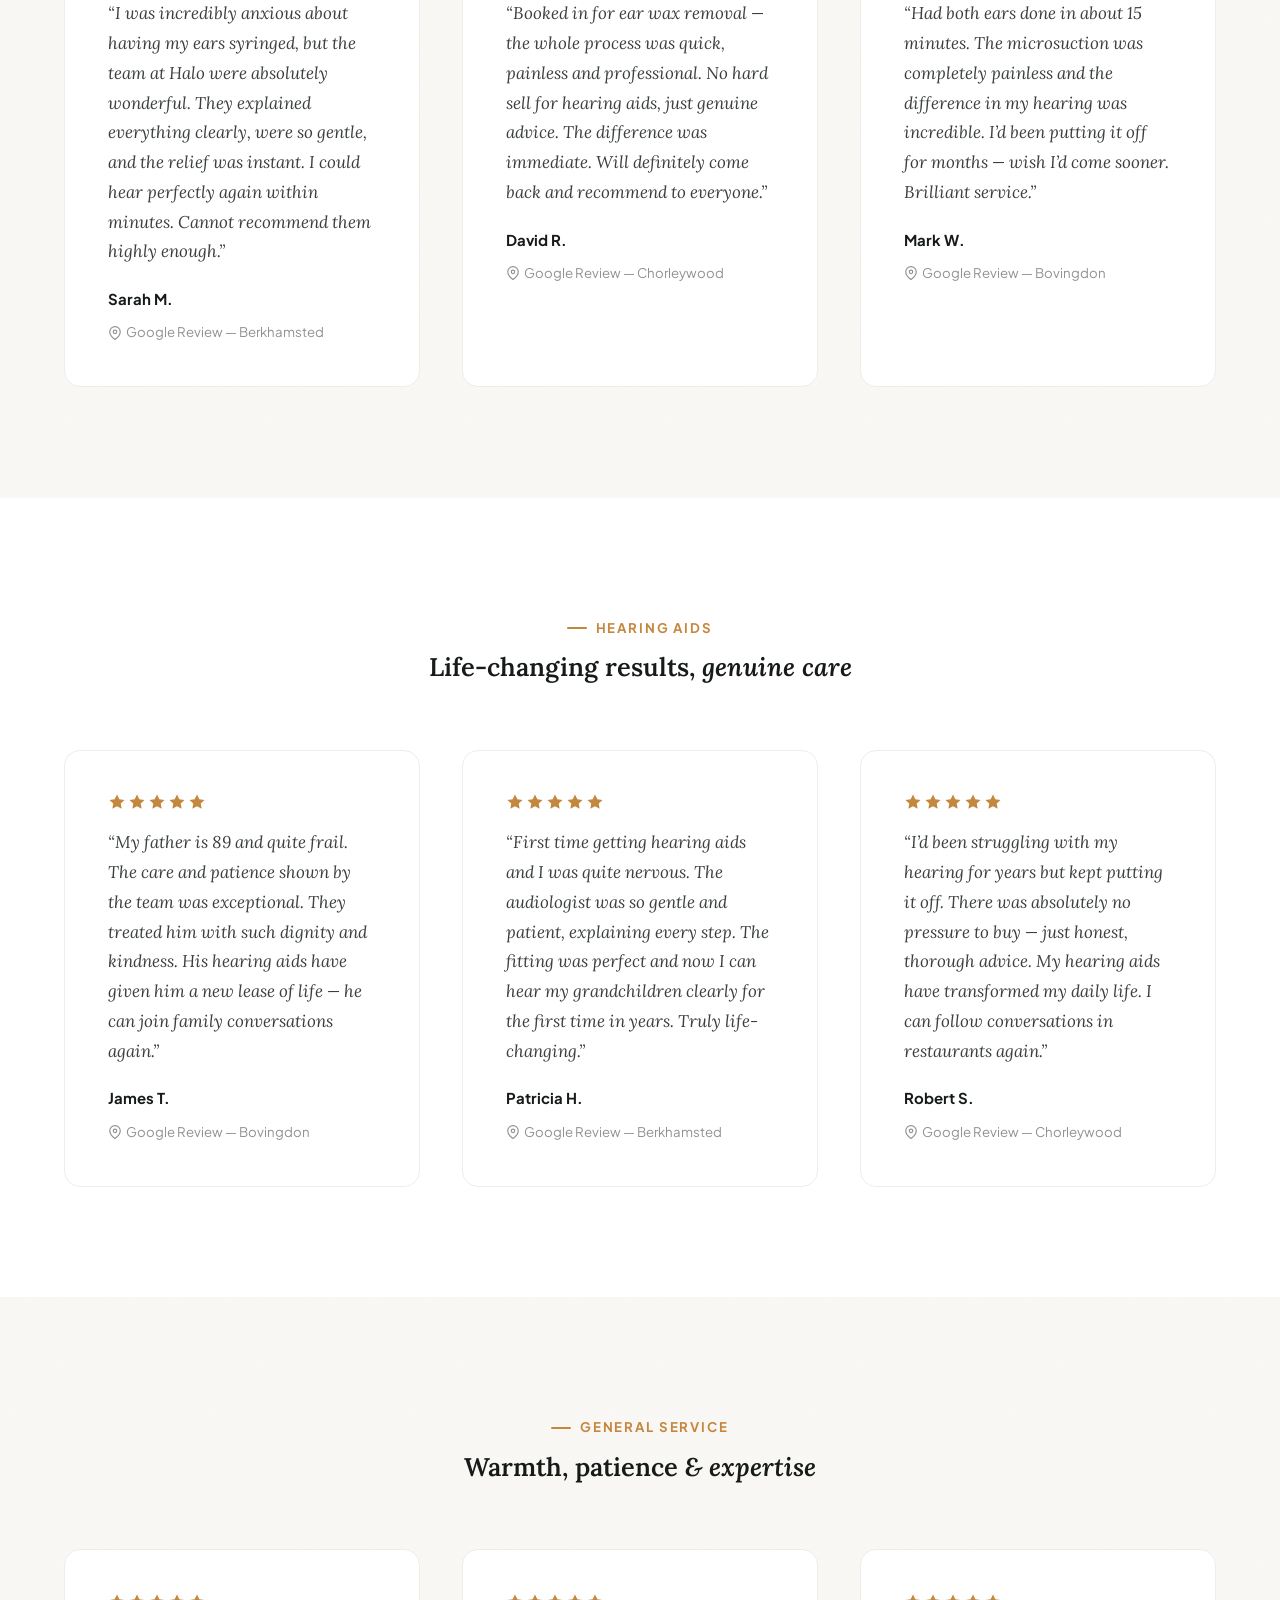
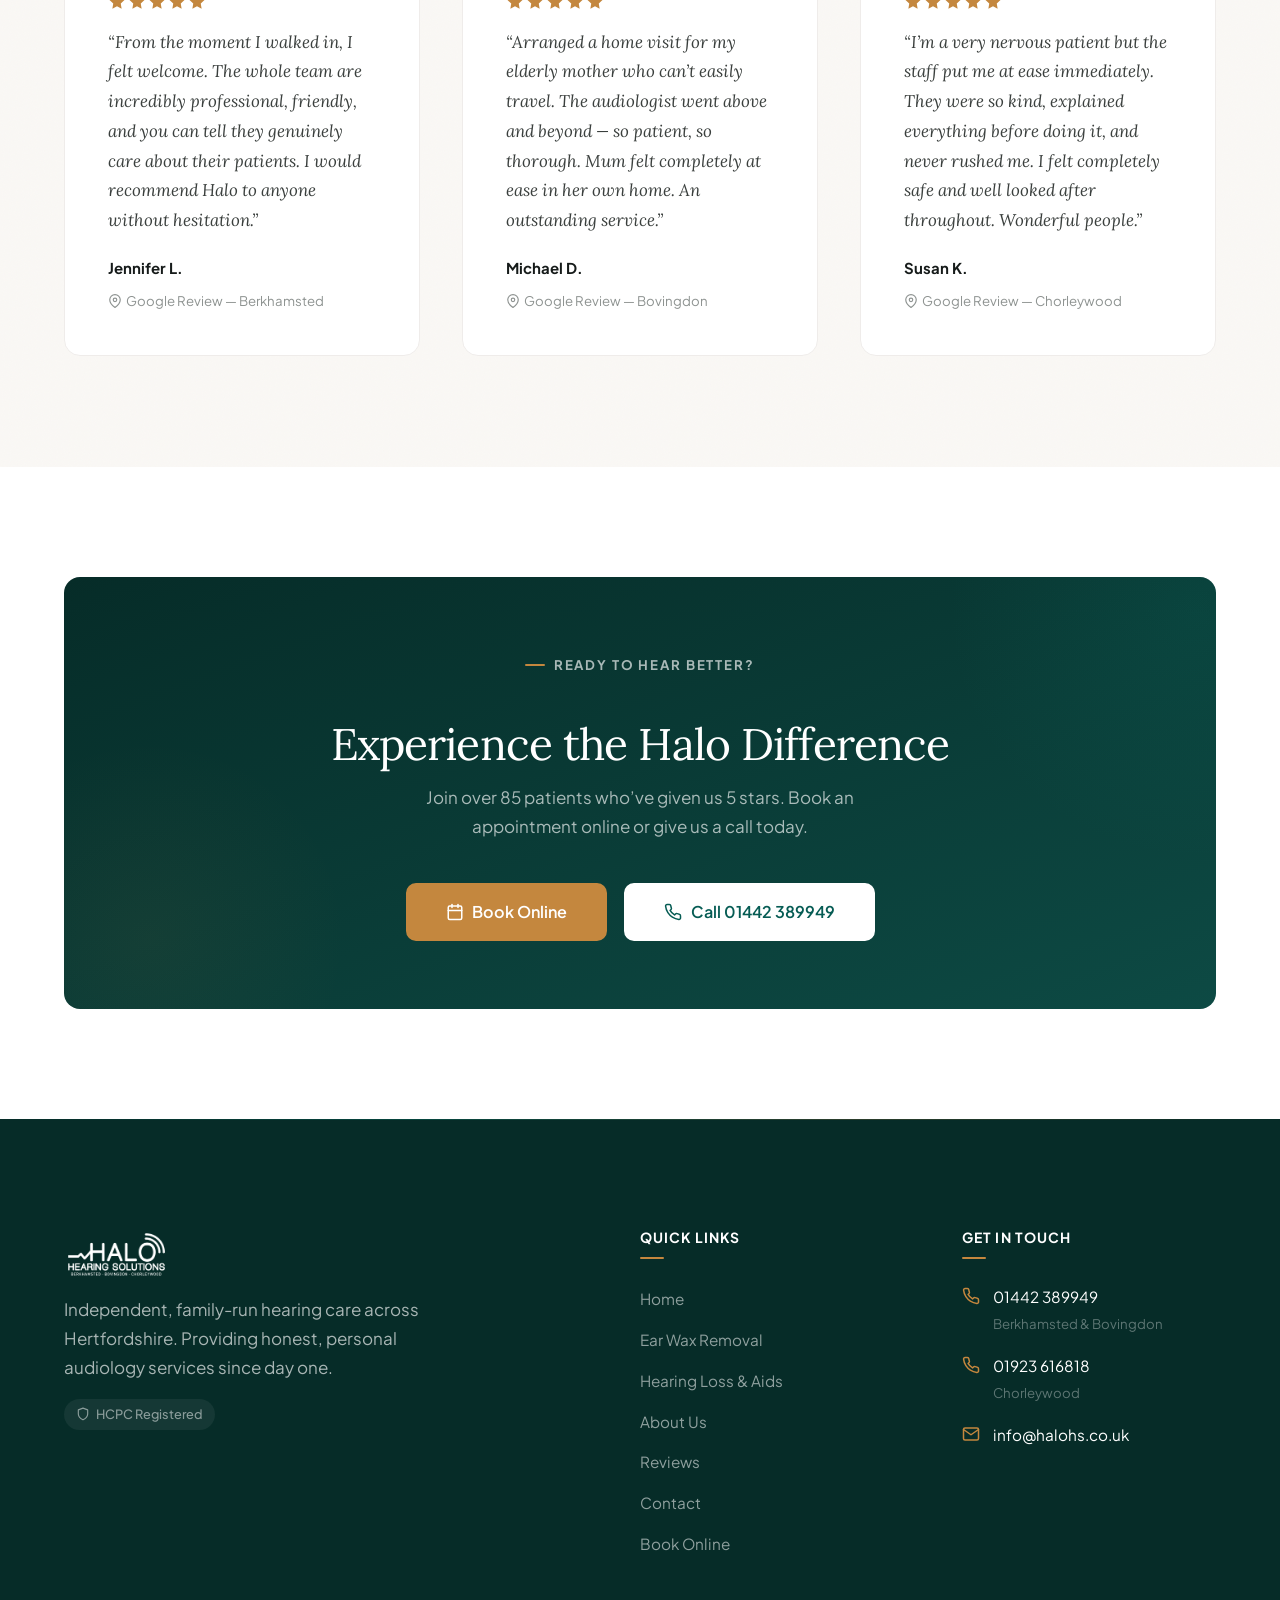
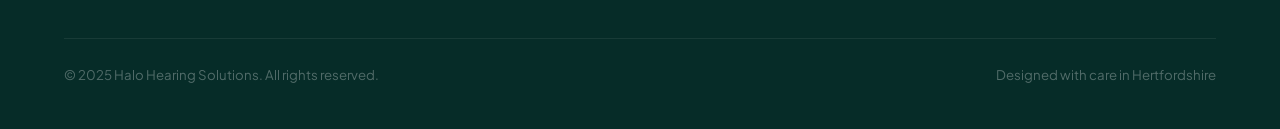
<file: reviews.html>
<!DOCTYPE html>
<html lang="en">
<head>
  <meta charset="UTF-8">
  <meta name="viewport" content="width=device-width, initial-scale=1.0">
  <meta name="robots" content="noindex, nofollow">
  <title>Patient Reviews | Halo Hearing Solutions</title>
  <meta name="description" content="Read 85+ 5-star Google reviews from patients across our Berkhamsted, Bovingdon &amp; Chorleywood hearing clinics. Ear wax removal, hearing aids &amp; exceptional care.">
  <meta property="og:title" content="Patient Reviews | Halo Hearing Solutions">
  <meta property="og:description" content="85+ five-star Google reviews across three Hertfordshire locations. See what our patients say about Halo Hearing Solutions.">
  <meta property="og:type" content="website">
  <link rel="icon" href="data:image/svg+xml,<svg xmlns='http://www.w3.org/2000/svg' viewBox='0 0 100 100'><text y='.9em' font-size='90'>&#x1F442;</text></svg>">
  <link rel="preconnect" href="https://fonts.googleapis.com">
  <link rel="preconnect" href="https://fonts.gstatic.com" crossorigin>
  <link href="https://fonts.googleapis.com/css2?family=Lora:ital,wght@0,400;0,500;0,600;0,700;1,400;1,600&family=Plus+Jakarta+Sans:wght@400;500;600;700&display=swap" rel="stylesheet">
  <link rel="stylesheet" href="css/styles.css?v=5">
  <script type="text/javascript">
    (function(c,l,a,r,i,t,y){
        c[a]=c[a]||function(){(c[a].q=c[a].q||[]).push(arguments)};
        t=l.createElement(r);t.async=1;t.src="https://www.clarity.ms/tag/"+i;
        y=l.getElementsByTagName(r)[0];y.parentNode.insertBefore(t,y);
    })(window, document, "clarity", "script", "vrlpdaeq73");
  </script>
</head>
<body>

  <a href="#main" class="skip-link">Skip to main content</a>
  <a href="index.html" style="position:fixed;bottom:24px;left:24px;z-index:9999;display:inline-flex;align-items:center;gap:6px;padding:10px 18px;background:#161B1A;color:#fff;font-family:'Plus Jakarta Sans',system-ui,sans-serif;font-size:13px;font-weight:600;border-radius:999px;text-decoration:none;box-shadow:0 4px 16px rgba(0,0,0,0.25);transition:background 0.2s;" onmouseover="this.style.background='#0C8577'" onmouseout="this.style.background='#161B1A'"><svg width="16" height="16" viewBox="0 0 24 24" fill="none" stroke="currentColor" stroke-width="2.5" stroke-linecap="round" stroke-linejoin="round"><polyline points="15 18 9 12 15 6"/></svg>Back to Overview</a>
  <div class="scroll-progress" aria-hidden="true"></div>

  <!-- ============ TOP BAR ============ -->
  <div class="top-bar" role="banner">
    <div class="top-bar-inner">
      <div class="top-bar-phones">
        <span>
          <svg viewBox="0 0 24 24" fill="none" stroke="currentColor" stroke-width="2" stroke-linecap="round" stroke-linejoin="round"><path d="M22 16.92v3a2 2 0 0 1-2.18 2 19.79 19.79 0 0 1-8.63-3.07 19.5 19.5 0 0 1-6-6 19.79 19.79 0 0 1-3.07-8.67A2 2 0 0 1 4.11 2h3a2 2 0 0 1 2 1.72c.127.96.361 1.903.7 2.81a2 2 0 0 1-.45 2.11L8.09 9.91a16 16 0 0 0 6 6l1.27-1.27a2 2 0 0 1 2.11-.45c.907.339 1.85.573 2.81.7A2 2 0 0 1 22 16.92z"/></svg>
          Berkhamsted: <a href="tel:01442389949">01442 389949</a>
        </span>
        <span>
          <svg viewBox="0 0 24 24" fill="none" stroke="currentColor" stroke-width="2" stroke-linecap="round" stroke-linejoin="round"><path d="M22 16.92v3a2 2 0 0 1-2.18 2 19.79 19.79 0 0 1-8.63-3.07 19.5 19.5 0 0 1-6-6 19.79 19.79 0 0 1-3.07-8.67A2 2 0 0 1 4.11 2h3a2 2 0 0 1 2 1.72c.127.96.361 1.903.7 2.81a2 2 0 0 1-.45 2.11L8.09 9.91a16 16 0 0 0 6 6l1.27-1.27a2 2 0 0 1 2.11-.45c.907.339 1.85.573 2.81.7A2 2 0 0 1 22 16.92z"/></svg>
          Chorleywood: <a href="tel:01923616818">01923 616818</a>
        </span>
      </div>
      <div>
        <span class="badge-hcpc">
          <svg viewBox="0 0 24 24" fill="none" stroke="currentColor" stroke-width="2" stroke-linecap="round" stroke-linejoin="round"><path d="M12 22s8-4 8-10V5l-8-3-8 3v7c0 6 8 10 8 10z"/></svg>
          HCPC Registered
        </span>
      </div>
    </div>
  </div>

  <!-- ============ HEADER ============ -->
  <header class="header">
    <div class="header-inner">
      <a href="index.html" class="logo" aria-label="Halo Hearing Solutions — Home">
        <img src="images/logo.png" alt="Halo Hearing Solutions" class="logo-img">
      </a>

      <nav class="nav" aria-label="Main navigation">
        <div class="nav-links">
          <a href="index.html">Home</a>
          <a href="ear-wax-removal.html">Ear Wax Removal</a>
          <a href="hearing-loss.html">Hearing Loss</a>
          <a href="about.html">About</a>
          <a href="reviews.html" class="active">Reviews</a>
          <a href="contact.html">Contact</a>
        </div>
        <div class="header-cta">
          <a href="tel:01442389949" class="header-phone">
            <svg viewBox="0 0 24 24" fill="none" stroke="currentColor" stroke-width="2" stroke-linecap="round" stroke-linejoin="round"><path d="M22 16.92v3a2 2 0 0 1-2.18 2 19.79 19.79 0 0 1-8.63-3.07 19.5 19.5 0 0 1-6-6 19.79 19.79 0 0 1-3.07-8.67A2 2 0 0 1 4.11 2h3a2 2 0 0 1 2 1.72c.127.96.361 1.903.7 2.81a2 2 0 0 1-.45 2.11L8.09 9.91a16 16 0 0 0 6 6l1.27-1.27a2 2 0 0 1 2.11-.45c.907.339 1.85.573 2.81.7A2 2 0 0 1 22 16.92z"/></svg>
            01442 389949
          </a>
          <a href="https://halohs.co.uk/appointment-booking/" class="btn btn-primary btn-sm">Book Now</a>
        </div>
      </nav>

      <button class="menu-toggle" aria-label="Open menu" aria-expanded="false" aria-controls="mobile-nav">
        <span></span><span></span><span></span>
      </button>
    </div>
  </header>

  <!-- ============ MOBILE NAV ============ -->
  <nav class="mobile-nav" id="mobile-nav" aria-label="Mobile navigation">
    <a href="index.html">Home</a>
    <a href="ear-wax-removal.html">Ear Wax Removal</a>
    <a href="hearing-loss.html">Hearing Loss</a>
    <a href="about.html">About</a>
    <a href="reviews.html" class="active">Reviews</a>
    <a href="contact.html">Contact</a>
    <div class="mobile-nav-contact">
      <a href="https://halohs.co.uk/appointment-booking/" class="btn btn-primary">Book Appointment</a>
      <a href="tel:01442389949" class="btn btn-outline">Call Us</a>
    </div>
  </nav>

  <!-- ============ HERO ============ -->
  <section class="hero hero--page">
    <div class="container">
      <p class="subtitle">Patient Reviews</p>
      <h1>5 stars across <em>every location</em></h1>
      <p>Over 85 five-star Google reviews from real patients across our Berkhamsted, Bovingdon and Chorleywood clinics. We don&rsquo;t just promise exceptional care &mdash; our patients confirm it.</p>
    </div>
  </section>

  <main id="main">

    <!-- ============ RATING BADGES ============ -->
    <section class="bg-cream compact">
      <div class="container">
        <div class="grid grid-3 reveal">
          <!-- Berkhamsted -->
          <div class="rating-badge">
            <div class="rating-number">5.0</div>
            <div>
              <div class="stars">
                <svg viewBox="0 0 24 24" fill="currentColor"><path d="M12 2l3.09 6.26L22 9.27l-5 4.87 1.18 6.88L12 17.77l-6.18 3.25L7 14.14 2 9.27l6.91-1.01L12 2z"/></svg>
                <svg viewBox="0 0 24 24" fill="currentColor"><path d="M12 2l3.09 6.26L22 9.27l-5 4.87 1.18 6.88L12 17.77l-6.18 3.25L7 14.14 2 9.27l6.91-1.01L12 2z"/></svg>
                <svg viewBox="0 0 24 24" fill="currentColor"><path d="M12 2l3.09 6.26L22 9.27l-5 4.87 1.18 6.88L12 17.77l-6.18 3.25L7 14.14 2 9.27l6.91-1.01L12 2z"/></svg>
                <svg viewBox="0 0 24 24" fill="currentColor"><path d="M12 2l3.09 6.26L22 9.27l-5 4.87 1.18 6.88L12 17.77l-6.18 3.25L7 14.14 2 9.27l6.91-1.01L12 2z"/></svg>
                <svg viewBox="0 0 24 24" fill="currentColor"><path d="M12 2l3.09 6.26L22 9.27l-5 4.87 1.18 6.88L12 17.77l-6.18 3.25L7 14.14 2 9.27l6.91-1.01L12 2z"/></svg>
              </div>
              <div class="rating-info"><strong>Berkhamsted</strong> &mdash; 169 reviews</div>
            </div>
          </div>
          <!-- Bovingdon -->
          <div class="rating-badge">
            <div class="rating-number">5.0</div>
            <div>
              <div class="stars">
                <svg viewBox="0 0 24 24" fill="currentColor"><path d="M12 2l3.09 6.26L22 9.27l-5 4.87 1.18 6.88L12 17.77l-6.18 3.25L7 14.14 2 9.27l6.91-1.01L12 2z"/></svg>
                <svg viewBox="0 0 24 24" fill="currentColor"><path d="M12 2l3.09 6.26L22 9.27l-5 4.87 1.18 6.88L12 17.77l-6.18 3.25L7 14.14 2 9.27l6.91-1.01L12 2z"/></svg>
                <svg viewBox="0 0 24 24" fill="currentColor"><path d="M12 2l3.09 6.26L22 9.27l-5 4.87 1.18 6.88L12 17.77l-6.18 3.25L7 14.14 2 9.27l6.91-1.01L12 2z"/></svg>
                <svg viewBox="0 0 24 24" fill="currentColor"><path d="M12 2l3.09 6.26L22 9.27l-5 4.87 1.18 6.88L12 17.77l-6.18 3.25L7 14.14 2 9.27l6.91-1.01L12 2z"/></svg>
                <svg viewBox="0 0 24 24" fill="currentColor"><path d="M12 2l3.09 6.26L22 9.27l-5 4.87 1.18 6.88L12 17.77l-6.18 3.25L7 14.14 2 9.27l6.91-1.01L12 2z"/></svg>
              </div>
              <div class="rating-info"><strong>Bovingdon</strong> &mdash; 64 reviews</div>
            </div>
          </div>
          <!-- Chorleywood -->
          <div class="rating-badge">
            <div class="rating-number">5.0</div>
            <div>
              <div class="stars">
                <svg viewBox="0 0 24 24" fill="currentColor"><path d="M12 2l3.09 6.26L22 9.27l-5 4.87 1.18 6.88L12 17.77l-6.18 3.25L7 14.14 2 9.27l6.91-1.01L12 2z"/></svg>
                <svg viewBox="0 0 24 24" fill="currentColor"><path d="M12 2l3.09 6.26L22 9.27l-5 4.87 1.18 6.88L12 17.77l-6.18 3.25L7 14.14 2 9.27l6.91-1.01L12 2z"/></svg>
                <svg viewBox="0 0 24 24" fill="currentColor"><path d="M12 2l3.09 6.26L22 9.27l-5 4.87 1.18 6.88L12 17.77l-6.18 3.25L7 14.14 2 9.27l6.91-1.01L12 2z"/></svg>
                <svg viewBox="0 0 24 24" fill="currentColor"><path d="M12 2l3.09 6.26L22 9.27l-5 4.87 1.18 6.88L12 17.77l-6.18 3.25L7 14.14 2 9.27l6.91-1.01L12 2z"/></svg>
                <svg viewBox="0 0 24 24" fill="currentColor"><path d="M12 2l3.09 6.26L22 9.27l-5 4.87 1.18 6.88L12 17.77l-6.18 3.25L7 14.14 2 9.27l6.91-1.01L12 2z"/></svg>
              </div>
              <div class="rating-info"><strong>Chorleywood</strong> &mdash; 27 reviews</div>
            </div>
          </div>
        </div>
      </div>
    </section>

    <!-- ============ FEATURED REVIEW ============ -->
    <section class="bg-white">
      <div class="container">
        <div class="review-card review-featured reveal">
          <div class="review-stars">
            <svg viewBox="0 0 24 24" fill="currentColor"><path d="M12 2l3.09 6.26L22 9.27l-5 4.87 1.18 6.88L12 17.77l-6.18 3.25L7 14.14 2 9.27l6.91-1.01L12 2z"/></svg>
            <svg viewBox="0 0 24 24" fill="currentColor"><path d="M12 2l3.09 6.26L22 9.27l-5 4.87 1.18 6.88L12 17.77l-6.18 3.25L7 14.14 2 9.27l6.91-1.01L12 2z"/></svg>
            <svg viewBox="0 0 24 24" fill="currentColor"><path d="M12 2l3.09 6.26L22 9.27l-5 4.87 1.18 6.88L12 17.77l-6.18 3.25L7 14.14 2 9.27l6.91-1.01L12 2z"/></svg>
            <svg viewBox="0 0 24 24" fill="currentColor"><path d="M12 2l3.09 6.26L22 9.27l-5 4.87 1.18 6.88L12 17.77l-6.18 3.25L7 14.14 2 9.27l6.91-1.01L12 2z"/></svg>
            <svg viewBox="0 0 24 24" fill="currentColor"><path d="M12 2l3.09 6.26L22 9.27l-5 4.87 1.18 6.88L12 17.77l-6.18 3.25L7 14.14 2 9.27l6.91-1.01L12 2z"/></svg>
          </div>
          <blockquote>&ldquo;We brought our elderly father who has dementia and is very anxious. The team were unbelievably patient and gentle with him. They spoke directly to him, not over him, and made him feel completely safe. We left in tears &mdash; happy ones. This is what healthcare should be.&rdquo;</blockquote>
          <cite>Emma &amp; Claire T.</cite>
          <div class="review-source">
            <svg viewBox="0 0 24 24" fill="none" stroke="currentColor" stroke-width="2" stroke-linecap="round" stroke-linejoin="round"><path d="M21 10c0 7-9 13-9 13s-9-6-9-13a9 9 0 0 1 18 0z"/><circle cx="12" cy="10" r="3"/></svg>
            Google Review &mdash; Berkhamsted
          </div>
        </div>
      </div>
    </section>

    <!-- ============ EAR WAX REMOVAL REVIEWS ============ -->
    <section class="bg-cream">
      <div class="container">
        <div class="text-center reveal">
          <p class="subtitle">Ear Wax Removal</p>
          <h3>Quick relief, <em>outstanding care</em></h3>
        </div>

        <div class="grid grid-3" style="margin-top: var(--sp-2xl);">
          <div class="review-card reveal reveal-delay-1">
            <div class="review-stars">
              <svg viewBox="0 0 24 24" fill="currentColor"><path d="M12 2l3.09 6.26L22 9.27l-5 4.87 1.18 6.88L12 17.77l-6.18 3.25L7 14.14 2 9.27l6.91-1.01L12 2z"/></svg>
              <svg viewBox="0 0 24 24" fill="currentColor"><path d="M12 2l3.09 6.26L22 9.27l-5 4.87 1.18 6.88L12 17.77l-6.18 3.25L7 14.14 2 9.27l6.91-1.01L12 2z"/></svg>
              <svg viewBox="0 0 24 24" fill="currentColor"><path d="M12 2l3.09 6.26L22 9.27l-5 4.87 1.18 6.88L12 17.77l-6.18 3.25L7 14.14 2 9.27l6.91-1.01L12 2z"/></svg>
              <svg viewBox="0 0 24 24" fill="currentColor"><path d="M12 2l3.09 6.26L22 9.27l-5 4.87 1.18 6.88L12 17.77l-6.18 3.25L7 14.14 2 9.27l6.91-1.01L12 2z"/></svg>
              <svg viewBox="0 0 24 24" fill="currentColor"><path d="M12 2l3.09 6.26L22 9.27l-5 4.87 1.18 6.88L12 17.77l-6.18 3.25L7 14.14 2 9.27l6.91-1.01L12 2z"/></svg>
            </div>
            <blockquote>&ldquo;I was incredibly anxious about having my ears syringed, but the team at Halo were absolutely wonderful. They explained everything clearly, were so gentle, and the relief was instant. I could hear perfectly again within minutes. Cannot recommend them highly enough.&rdquo;</blockquote>
            <cite>Sarah M.</cite>
            <div class="review-source">
              <svg viewBox="0 0 24 24" fill="none" stroke="currentColor" stroke-width="2" stroke-linecap="round" stroke-linejoin="round"><path d="M21 10c0 7-9 13-9 13s-9-6-9-13a9 9 0 0 1 18 0z"/><circle cx="12" cy="10" r="3"/></svg>
              Google Review &mdash; Berkhamsted
            </div>
          </div>

          <div class="review-card reveal reveal-delay-2">
            <div class="review-stars">
              <svg viewBox="0 0 24 24" fill="currentColor"><path d="M12 2l3.09 6.26L22 9.27l-5 4.87 1.18 6.88L12 17.77l-6.18 3.25L7 14.14 2 9.27l6.91-1.01L12 2z"/></svg>
              <svg viewBox="0 0 24 24" fill="currentColor"><path d="M12 2l3.09 6.26L22 9.27l-5 4.87 1.18 6.88L12 17.77l-6.18 3.25L7 14.14 2 9.27l6.91-1.01L12 2z"/></svg>
              <svg viewBox="0 0 24 24" fill="currentColor"><path d="M12 2l3.09 6.26L22 9.27l-5 4.87 1.18 6.88L12 17.77l-6.18 3.25L7 14.14 2 9.27l6.91-1.01L12 2z"/></svg>
              <svg viewBox="0 0 24 24" fill="currentColor"><path d="M12 2l3.09 6.26L22 9.27l-5 4.87 1.18 6.88L12 17.77l-6.18 3.25L7 14.14 2 9.27l6.91-1.01L12 2z"/></svg>
              <svg viewBox="0 0 24 24" fill="currentColor"><path d="M12 2l3.09 6.26L22 9.27l-5 4.87 1.18 6.88L12 17.77l-6.18 3.25L7 14.14 2 9.27l6.91-1.01L12 2z"/></svg>
            </div>
            <blockquote>&ldquo;Booked in for ear wax removal &mdash; the whole process was quick, painless and professional. No hard sell for hearing aids, just genuine advice. The difference was immediate. Will definitely come back and recommend to everyone.&rdquo;</blockquote>
            <cite>David R.</cite>
            <div class="review-source">
              <svg viewBox="0 0 24 24" fill="none" stroke="currentColor" stroke-width="2" stroke-linecap="round" stroke-linejoin="round"><path d="M21 10c0 7-9 13-9 13s-9-6-9-13a9 9 0 0 1 18 0z"/><circle cx="12" cy="10" r="3"/></svg>
              Google Review &mdash; Chorleywood
            </div>
          </div>

          <div class="review-card reveal reveal-delay-3">
            <div class="review-stars">
              <svg viewBox="0 0 24 24" fill="currentColor"><path d="M12 2l3.09 6.26L22 9.27l-5 4.87 1.18 6.88L12 17.77l-6.18 3.25L7 14.14 2 9.27l6.91-1.01L12 2z"/></svg>
              <svg viewBox="0 0 24 24" fill="currentColor"><path d="M12 2l3.09 6.26L22 9.27l-5 4.87 1.18 6.88L12 17.77l-6.18 3.25L7 14.14 2 9.27l6.91-1.01L12 2z"/></svg>
              <svg viewBox="0 0 24 24" fill="currentColor"><path d="M12 2l3.09 6.26L22 9.27l-5 4.87 1.18 6.88L12 17.77l-6.18 3.25L7 14.14 2 9.27l6.91-1.01L12 2z"/></svg>
              <svg viewBox="0 0 24 24" fill="currentColor"><path d="M12 2l3.09 6.26L22 9.27l-5 4.87 1.18 6.88L12 17.77l-6.18 3.25L7 14.14 2 9.27l6.91-1.01L12 2z"/></svg>
              <svg viewBox="0 0 24 24" fill="currentColor"><path d="M12 2l3.09 6.26L22 9.27l-5 4.87 1.18 6.88L12 17.77l-6.18 3.25L7 14.14 2 9.27l6.91-1.01L12 2z"/></svg>
            </div>
            <blockquote>&ldquo;Had both ears done in about 15 minutes. The microsuction was completely painless and the difference in my hearing was incredible. I&rsquo;d been putting it off for months &mdash; wish I&rsquo;d come sooner. Brilliant service.&rdquo;</blockquote>
            <cite>Mark W.</cite>
            <div class="review-source">
              <svg viewBox="0 0 24 24" fill="none" stroke="currentColor" stroke-width="2" stroke-linecap="round" stroke-linejoin="round"><path d="M21 10c0 7-9 13-9 13s-9-6-9-13a9 9 0 0 1 18 0z"/><circle cx="12" cy="10" r="3"/></svg>
              Google Review &mdash; Bovingdon
            </div>
          </div>
        </div>
      </div>
    </section>

    <!-- ============ HEARING AID REVIEWS ============ -->
    <section class="bg-white">
      <div class="container">
        <div class="text-center reveal">
          <p class="subtitle">Hearing Aids</p>
          <h3>Life-changing results, <em>genuine care</em></h3>
        </div>

        <div class="grid grid-3" style="margin-top: var(--sp-2xl);">
          <div class="review-card reveal reveal-delay-1">
            <div class="review-stars">
              <svg viewBox="0 0 24 24" fill="currentColor"><path d="M12 2l3.09 6.26L22 9.27l-5 4.87 1.18 6.88L12 17.77l-6.18 3.25L7 14.14 2 9.27l6.91-1.01L12 2z"/></svg>
              <svg viewBox="0 0 24 24" fill="currentColor"><path d="M12 2l3.09 6.26L22 9.27l-5 4.87 1.18 6.88L12 17.77l-6.18 3.25L7 14.14 2 9.27l6.91-1.01L12 2z"/></svg>
              <svg viewBox="0 0 24 24" fill="currentColor"><path d="M12 2l3.09 6.26L22 9.27l-5 4.87 1.18 6.88L12 17.77l-6.18 3.25L7 14.14 2 9.27l6.91-1.01L12 2z"/></svg>
              <svg viewBox="0 0 24 24" fill="currentColor"><path d="M12 2l3.09 6.26L22 9.27l-5 4.87 1.18 6.88L12 17.77l-6.18 3.25L7 14.14 2 9.27l6.91-1.01L12 2z"/></svg>
              <svg viewBox="0 0 24 24" fill="currentColor"><path d="M12 2l3.09 6.26L22 9.27l-5 4.87 1.18 6.88L12 17.77l-6.18 3.25L7 14.14 2 9.27l6.91-1.01L12 2z"/></svg>
            </div>
            <blockquote>&ldquo;My father is 89 and quite frail. The care and patience shown by the team was exceptional. They treated him with such dignity and kindness. His hearing aids have given him a new lease of life &mdash; he can join family conversations again.&rdquo;</blockquote>
            <cite>James T.</cite>
            <div class="review-source">
              <svg viewBox="0 0 24 24" fill="none" stroke="currentColor" stroke-width="2" stroke-linecap="round" stroke-linejoin="round"><path d="M21 10c0 7-9 13-9 13s-9-6-9-13a9 9 0 0 1 18 0z"/><circle cx="12" cy="10" r="3"/></svg>
              Google Review &mdash; Bovingdon
            </div>
          </div>

          <div class="review-card reveal reveal-delay-2">
            <div class="review-stars">
              <svg viewBox="0 0 24 24" fill="currentColor"><path d="M12 2l3.09 6.26L22 9.27l-5 4.87 1.18 6.88L12 17.77l-6.18 3.25L7 14.14 2 9.27l6.91-1.01L12 2z"/></svg>
              <svg viewBox="0 0 24 24" fill="currentColor"><path d="M12 2l3.09 6.26L22 9.27l-5 4.87 1.18 6.88L12 17.77l-6.18 3.25L7 14.14 2 9.27l6.91-1.01L12 2z"/></svg>
              <svg viewBox="0 0 24 24" fill="currentColor"><path d="M12 2l3.09 6.26L22 9.27l-5 4.87 1.18 6.88L12 17.77l-6.18 3.25L7 14.14 2 9.27l6.91-1.01L12 2z"/></svg>
              <svg viewBox="0 0 24 24" fill="currentColor"><path d="M12 2l3.09 6.26L22 9.27l-5 4.87 1.18 6.88L12 17.77l-6.18 3.25L7 14.14 2 9.27l6.91-1.01L12 2z"/></svg>
              <svg viewBox="0 0 24 24" fill="currentColor"><path d="M12 2l3.09 6.26L22 9.27l-5 4.87 1.18 6.88L12 17.77l-6.18 3.25L7 14.14 2 9.27l6.91-1.01L12 2z"/></svg>
            </div>
            <blockquote>&ldquo;First time getting hearing aids and I was quite nervous. The audiologist was so gentle and patient, explaining every step. The fitting was perfect and now I can hear my grandchildren clearly for the first time in years. Truly life-changing.&rdquo;</blockquote>
            <cite>Patricia H.</cite>
            <div class="review-source">
              <svg viewBox="0 0 24 24" fill="none" stroke="currentColor" stroke-width="2" stroke-linecap="round" stroke-linejoin="round"><path d="M21 10c0 7-9 13-9 13s-9-6-9-13a9 9 0 0 1 18 0z"/><circle cx="12" cy="10" r="3"/></svg>
              Google Review &mdash; Berkhamsted
            </div>
          </div>

          <div class="review-card reveal reveal-delay-3">
            <div class="review-stars">
              <svg viewBox="0 0 24 24" fill="currentColor"><path d="M12 2l3.09 6.26L22 9.27l-5 4.87 1.18 6.88L12 17.77l-6.18 3.25L7 14.14 2 9.27l6.91-1.01L12 2z"/></svg>
              <svg viewBox="0 0 24 24" fill="currentColor"><path d="M12 2l3.09 6.26L22 9.27l-5 4.87 1.18 6.88L12 17.77l-6.18 3.25L7 14.14 2 9.27l6.91-1.01L12 2z"/></svg>
              <svg viewBox="0 0 24 24" fill="currentColor"><path d="M12 2l3.09 6.26L22 9.27l-5 4.87 1.18 6.88L12 17.77l-6.18 3.25L7 14.14 2 9.27l6.91-1.01L12 2z"/></svg>
              <svg viewBox="0 0 24 24" fill="currentColor"><path d="M12 2l3.09 6.26L22 9.27l-5 4.87 1.18 6.88L12 17.77l-6.18 3.25L7 14.14 2 9.27l6.91-1.01L12 2z"/></svg>
              <svg viewBox="0 0 24 24" fill="currentColor"><path d="M12 2l3.09 6.26L22 9.27l-5 4.87 1.18 6.88L12 17.77l-6.18 3.25L7 14.14 2 9.27l6.91-1.01L12 2z"/></svg>
            </div>
            <blockquote>&ldquo;I&rsquo;d been struggling with my hearing for years but kept putting it off. There was absolutely no pressure to buy &mdash; just honest, thorough advice. My hearing aids have transformed my daily life. I can follow conversations in restaurants again.&rdquo;</blockquote>
            <cite>Robert S.</cite>
            <div class="review-source">
              <svg viewBox="0 0 24 24" fill="none" stroke="currentColor" stroke-width="2" stroke-linecap="round" stroke-linejoin="round"><path d="M21 10c0 7-9 13-9 13s-9-6-9-13a9 9 0 0 1 18 0z"/><circle cx="12" cy="10" r="3"/></svg>
              Google Review &mdash; Chorleywood
            </div>
          </div>
        </div>
      </div>
    </section>

    <!-- ============ GENERAL SERVICE REVIEWS ============ -->
    <section class="bg-cream">
      <div class="container">
        <div class="text-center reveal">
          <p class="subtitle">General Service</p>
          <h3>Warmth, patience <em>&amp; expertise</em></h3>
        </div>

        <div class="grid grid-3" style="margin-top: var(--sp-2xl);">
          <div class="review-card reveal reveal-delay-1">
            <div class="review-stars">
              <svg viewBox="0 0 24 24" fill="currentColor"><path d="M12 2l3.09 6.26L22 9.27l-5 4.87 1.18 6.88L12 17.77l-6.18 3.25L7 14.14 2 9.27l6.91-1.01L12 2z"/></svg>
              <svg viewBox="0 0 24 24" fill="currentColor"><path d="M12 2l3.09 6.26L22 9.27l-5 4.87 1.18 6.88L12 17.77l-6.18 3.25L7 14.14 2 9.27l6.91-1.01L12 2z"/></svg>
              <svg viewBox="0 0 24 24" fill="currentColor"><path d="M12 2l3.09 6.26L22 9.27l-5 4.87 1.18 6.88L12 17.77l-6.18 3.25L7 14.14 2 9.27l6.91-1.01L12 2z"/></svg>
              <svg viewBox="0 0 24 24" fill="currentColor"><path d="M12 2l3.09 6.26L22 9.27l-5 4.87 1.18 6.88L12 17.77l-6.18 3.25L7 14.14 2 9.27l6.91-1.01L12 2z"/></svg>
              <svg viewBox="0 0 24 24" fill="currentColor"><path d="M12 2l3.09 6.26L22 9.27l-5 4.87 1.18 6.88L12 17.77l-6.18 3.25L7 14.14 2 9.27l6.91-1.01L12 2z"/></svg>
            </div>
            <blockquote>&ldquo;From the moment I walked in, I felt welcome. The whole team are incredibly professional, friendly, and you can tell they genuinely care about their patients. I would recommend Halo to anyone without hesitation.&rdquo;</blockquote>
            <cite>Jennifer L.</cite>
            <div class="review-source">
              <svg viewBox="0 0 24 24" fill="none" stroke="currentColor" stroke-width="2" stroke-linecap="round" stroke-linejoin="round"><path d="M21 10c0 7-9 13-9 13s-9-6-9-13a9 9 0 0 1 18 0z"/><circle cx="12" cy="10" r="3"/></svg>
              Google Review &mdash; Berkhamsted
            </div>
          </div>

          <div class="review-card reveal reveal-delay-2">
            <div class="review-stars">
              <svg viewBox="0 0 24 24" fill="currentColor"><path d="M12 2l3.09 6.26L22 9.27l-5 4.87 1.18 6.88L12 17.77l-6.18 3.25L7 14.14 2 9.27l6.91-1.01L12 2z"/></svg>
              <svg viewBox="0 0 24 24" fill="currentColor"><path d="M12 2l3.09 6.26L22 9.27l-5 4.87 1.18 6.88L12 17.77l-6.18 3.25L7 14.14 2 9.27l6.91-1.01L12 2z"/></svg>
              <svg viewBox="0 0 24 24" fill="currentColor"><path d="M12 2l3.09 6.26L22 9.27l-5 4.87 1.18 6.88L12 17.77l-6.18 3.25L7 14.14 2 9.27l6.91-1.01L12 2z"/></svg>
              <svg viewBox="0 0 24 24" fill="currentColor"><path d="M12 2l3.09 6.26L22 9.27l-5 4.87 1.18 6.88L12 17.77l-6.18 3.25L7 14.14 2 9.27l6.91-1.01L12 2z"/></svg>
              <svg viewBox="0 0 24 24" fill="currentColor"><path d="M12 2l3.09 6.26L22 9.27l-5 4.87 1.18 6.88L12 17.77l-6.18 3.25L7 14.14 2 9.27l6.91-1.01L12 2z"/></svg>
            </div>
            <blockquote>&ldquo;Arranged a home visit for my elderly mother who can&rsquo;t easily travel. The audiologist went above and beyond &mdash; so patient, so thorough. Mum felt completely at ease in her own home. An outstanding service.&rdquo;</blockquote>
            <cite>Michael D.</cite>
            <div class="review-source">
              <svg viewBox="0 0 24 24" fill="none" stroke="currentColor" stroke-width="2" stroke-linecap="round" stroke-linejoin="round"><path d="M21 10c0 7-9 13-9 13s-9-6-9-13a9 9 0 0 1 18 0z"/><circle cx="12" cy="10" r="3"/></svg>
              Google Review &mdash; Bovingdon
            </div>
          </div>

          <div class="review-card reveal reveal-delay-3">
            <div class="review-stars">
              <svg viewBox="0 0 24 24" fill="currentColor"><path d="M12 2l3.09 6.26L22 9.27l-5 4.87 1.18 6.88L12 17.77l-6.18 3.25L7 14.14 2 9.27l6.91-1.01L12 2z"/></svg>
              <svg viewBox="0 0 24 24" fill="currentColor"><path d="M12 2l3.09 6.26L22 9.27l-5 4.87 1.18 6.88L12 17.77l-6.18 3.25L7 14.14 2 9.27l6.91-1.01L12 2z"/></svg>
              <svg viewBox="0 0 24 24" fill="currentColor"><path d="M12 2l3.09 6.26L22 9.27l-5 4.87 1.18 6.88L12 17.77l-6.18 3.25L7 14.14 2 9.27l6.91-1.01L12 2z"/></svg>
              <svg viewBox="0 0 24 24" fill="currentColor"><path d="M12 2l3.09 6.26L22 9.27l-5 4.87 1.18 6.88L12 17.77l-6.18 3.25L7 14.14 2 9.27l6.91-1.01L12 2z"/></svg>
              <svg viewBox="0 0 24 24" fill="currentColor"><path d="M12 2l3.09 6.26L22 9.27l-5 4.87 1.18 6.88L12 17.77l-6.18 3.25L7 14.14 2 9.27l6.91-1.01L12 2z"/></svg>
            </div>
            <blockquote>&ldquo;I&rsquo;m a very nervous patient but the staff put me at ease immediately. They were so kind, explained everything before doing it, and never rushed me. I felt completely safe and well looked after throughout. Wonderful people.&rdquo;</blockquote>
            <cite>Susan K.</cite>
            <div class="review-source">
              <svg viewBox="0 0 24 24" fill="none" stroke="currentColor" stroke-width="2" stroke-linecap="round" stroke-linejoin="round"><path d="M21 10c0 7-9 13-9 13s-9-6-9-13a9 9 0 0 1 18 0z"/><circle cx="12" cy="10" r="3"/></svg>
              Google Review &mdash; Chorleywood
            </div>
          </div>
        </div>
      </div>
    </section>

    <!-- ============ CTA BANNER ============ -->
    <section class="bg-white">
      <div class="container">
        <div class="cta-banner reveal">
          <p class="subtitle">Ready to Hear Better?</p>
          <h2>Experience the Halo Difference</h2>
          <p>Join over 85 patients who&rsquo;ve given us 5 stars. Book an appointment online or give us a call today.</p>
          <div class="cta-actions">
            <a href="https://halohs.co.uk/appointment-booking/" class="btn btn-primary btn-lg">
              <svg viewBox="0 0 24 24" fill="none" stroke="currentColor" stroke-width="2" stroke-linecap="round" stroke-linejoin="round"><rect x="3" y="4" width="18" height="18" rx="2" ry="2"/><line x1="16" y1="2" x2="16" y2="6"/><line x1="8" y1="2" x2="8" y2="6"/><line x1="3" y1="10" x2="21" y2="10"/></svg>
              Book Online
            </a>
            <a href="tel:01442389949" class="btn btn-white btn-lg">
              <svg viewBox="0 0 24 24" fill="none" stroke="currentColor" stroke-width="2" stroke-linecap="round" stroke-linejoin="round"><path d="M22 16.92v3a2 2 0 0 1-2.18 2 19.79 19.79 0 0 1-8.63-3.07 19.5 19.5 0 0 1-6-6 19.79 19.79 0 0 1-3.07-8.67A2 2 0 0 1 4.11 2h3a2 2 0 0 1 2 1.72c.127.96.361 1.903.7 2.81a2 2 0 0 1-.45 2.11L8.09 9.91a16 16 0 0 0 6 6l1.27-1.27a2 2 0 0 1 2.11-.45c.907.339 1.85.573 2.81.7A2 2 0 0 1 22 16.92z"/></svg>
              Call 01442 389949
            </a>
          </div>
        </div>
      </div>
    </section>

  </main>

  <!-- ============ FOOTER ============ -->
  <footer class="footer">
    <div class="container">
      <div class="footer-grid">
        <div class="footer-about">
          <img src="images/logo.png" alt="Halo Hearing Solutions" class="footer-logo-img">
          <p>Independent, family-run hearing care across Hertfordshire. Providing honest, personal audiology services since day one.</p>
          <div class="footer-hcpc">
            <svg viewBox="0 0 24 24" fill="none" stroke="currentColor" stroke-width="2" stroke-linecap="round" stroke-linejoin="round"><path d="M12 22s8-4 8-10V5l-8-3-8 3v7c0 6 8 10 8 10z"/></svg>
            HCPC Registered
          </div>
        </div>

        <div>
          <h4>Quick Links</h4>
          <ul class="footer-links">
            <li><a href="index.html">Home</a></li>
            <li><a href="ear-wax-removal.html">Ear Wax Removal</a></li>
            <li><a href="hearing-loss.html">Hearing Loss &amp; Aids</a></li>
            <li><a href="about.html">About Us</a></li>
            <li><a href="reviews.html">Reviews</a></li>
            <li><a href="contact.html">Contact</a></li>
            <li><a href="https://halohs.co.uk/appointment-booking/">Book Online</a></li>
          </ul>
        </div>

        <div>
          <h4>Get in Touch</h4>
          <ul class="footer-contact">
            <li>
              <svg viewBox="0 0 24 24" fill="none" stroke="currentColor" stroke-width="2" stroke-linecap="round" stroke-linejoin="round"><path d="M22 16.92v3a2 2 0 0 1-2.18 2 19.79 19.79 0 0 1-8.63-3.07 19.5 19.5 0 0 1-6-6 19.79 19.79 0 0 1-3.07-8.67A2 2 0 0 1 4.11 2h3a2 2 0 0 1 2 1.72c.127.96.361 1.903.7 2.81a2 2 0 0 1-.45 2.11L8.09 9.91a16 16 0 0 0 6 6l1.27-1.27a2 2 0 0 1 2.11-.45c.907.339 1.85.573 2.81.7A2 2 0 0 1 22 16.92z"/></svg>
              <div>
                <a href="tel:01442389949">01442 389949</a><br>
                <small>Berkhamsted &amp; Bovingdon</small>
              </div>
            </li>
            <li>
              <svg viewBox="0 0 24 24" fill="none" stroke="currentColor" stroke-width="2" stroke-linecap="round" stroke-linejoin="round"><path d="M22 16.92v3a2 2 0 0 1-2.18 2 19.79 19.79 0 0 1-8.63-3.07 19.5 19.5 0 0 1-6-6 19.79 19.79 0 0 1-3.07-8.67A2 2 0 0 1 4.11 2h3a2 2 0 0 1 2 1.72c.127.96.361 1.903.7 2.81a2 2 0 0 1-.45 2.11L8.09 9.91a16 16 0 0 0 6 6l1.27-1.27a2 2 0 0 1 2.11-.45c.907.339 1.85.573 2.81.7A2 2 0 0 1 22 16.92z"/></svg>
              <div>
                <a href="tel:01923616818">01923 616818</a><br>
                <small>Chorleywood</small>
              </div>
            </li>
            <li>
              <svg viewBox="0 0 24 24" fill="none" stroke="currentColor" stroke-width="2" stroke-linecap="round" stroke-linejoin="round"><path d="M4 4h16c1.1 0 2 .9 2 2v12c0 1.1-.9 2-2 2H4c-1.1 0-2-.9-2-2V6c0-1.1.9-2 2-2z"/><polyline points="22,6 12,13 2,6"/></svg>
              <div>
                <a href="mailto:info@halohs.co.uk">info@halohs.co.uk</a>
              </div>
            </li>
          </ul>
        </div>
      </div>

      <div class="footer-bottom">
        <span>&copy; 2025 Halo Hearing Solutions. All rights reserved.</span>
        <span>Designed with care in Hertfordshire</span>
      </div>
    </div>
  </footer>

  <!-- ============ STICKY CTA BAR (Mobile) ============ -->
  <div class="sticky-cta-bar" aria-label="Quick actions">
    <a href="https://halohs.co.uk/appointment-booking/">
      <svg viewBox="0 0 24 24" fill="none" stroke="currentColor" stroke-width="2" stroke-linecap="round" stroke-linejoin="round"><rect x="3" y="4" width="18" height="18" rx="2" ry="2"/><line x1="16" y1="2" x2="16" y2="6"/><line x1="8" y1="2" x2="8" y2="6"/><line x1="3" y1="10" x2="21" y2="10"/></svg>
      Book Now
    </a>
    <a href="tel:01442389949">
      <svg viewBox="0 0 24 24" fill="none" stroke="currentColor" stroke-width="2" stroke-linecap="round" stroke-linejoin="round"><path d="M22 16.92v3a2 2 0 0 1-2.18 2 19.79 19.79 0 0 1-8.63-3.07 19.5 19.5 0 0 1-6-6 19.79 19.79 0 0 1-3.07-8.67A2 2 0 0 1 4.11 2h3a2 2 0 0 1 2 1.72c.127.96.361 1.903.7 2.81a2 2 0 0 1-.45 2.11L8.09 9.91a16 16 0 0 0 6 6l1.27-1.27a2 2 0 0 1 2.11-.45c.907.339 1.85.573 2.81.7A2 2 0 0 1 22 16.92z"/></svg>
      Call Us
    </a>
  </div>

  <script src="js/main.js?v=5"></script>
</body>
</html>
</file>
<file: css/styles.css>
/* ============================================================
   HALO HEARING SOLUTIONS — v5.0 "Premium Edition"
   Typography: Lora (heading) + Plus Jakarta Sans (body)
   Palette: Deep teal, warm gold, rich cream, dramatic dark
   ============================================================ */

/* --- Custom Properties ----------------------------------- */
:root {
  --teal:        #0C8577;
  --teal-hover:  #0A7569;
  --teal-dark:   #065C54;
  --teal-darkest:#062C28;
  --teal-light:  #E4F3F0;
  --teal-glow:   rgba(12,133,119,0.15);

  --gold:        #C4873E;
  --gold-hover:  #AE7533;
  --gold-light:  #FEF7EE;
  --gold-glow:   rgba(196,135,62,0.25);

  --cream:       #FAF8F5;
  --cream-warm:  #F5F0E8;
  --white:       #FFFFFF;
  --off-white:   #F3F1EC;
  --dark:        #161B1A;
  --dark-card:   #1A2422;
  --text:        #3A3F3D;
  --text-light:  #6B716F;
  --text-lighter:#8E9391;
  --border:      #E5E2DC;
  --border-light:#EFECEA;

  --font-heading: 'Lora', Georgia, 'Times New Roman', serif;
  --font-body:    'Plus Jakarta Sans', system-ui, -apple-system, sans-serif;

  --fs-base:  17px;
  --lh-body:  1.7;
  --lh-heading: 1.15;

  --container: 1200px;
  --container-sm: 800px;
  --gutter:    24px;

  --radius:    16px;
  --radius-sm: 10px;
  --radius-xs: 6px;
  --radius-pill: 999px;

  --shadow-xs:  0 1px 2px rgba(0,0,0,0.04);
  --shadow:     0 1px 3px rgba(0,0,0,0.03), 0 6px 16px rgba(0,0,0,0.06);
  --shadow-md:  0 2px 4px rgba(0,0,0,0.03), 0 8px 24px rgba(0,0,0,0.08);
  --shadow-lg:  0 4px 8px rgba(0,0,0,0.03), 0 16px 48px rgba(0,0,0,0.1);
  --shadow-gold: 0 8px 32px rgba(196,135,62,0.2);
  --shadow-teal: 0 8px 32px rgba(12,133,119,0.15);

  --ease: cubic-bezier(0.25, 0.46, 0.45, 0.94);
  --ease-out: cubic-bezier(0.16, 1, 0.3, 1);
  --ease-spring: cubic-bezier(0.34, 1.56, 0.64, 1);

  --header-h: 76px;
  --topbar-h: 40px;

  --sp-xs:  0.5rem;
  --sp-sm:  0.75rem;
  --sp-md:  1rem;
  --sp-lg:  1.5rem;
  --sp-xl:  2.5rem;
  --sp-2xl: 4rem;
  --sp-3xl: 6.5rem;
  --sp-4xl: 9rem;
}

/* --- Reset & Base ---------------------------------------- */
*, *::before, *::after { box-sizing: border-box; margin: 0; padding: 0; }

html {
  font-size: var(--fs-base);
  scroll-behavior: smooth;
  -webkit-text-size-adjust: 100%;
}

body {
  font-family: var(--font-body);
  font-weight: 400;
  line-height: var(--lh-body);
  color: var(--text);
  background: var(--white);
  padding-top: calc(var(--header-h) + var(--topbar-h));
  overflow-x: hidden;
  -webkit-font-smoothing: antialiased;
  -moz-osx-font-smoothing: grayscale;
}

img { max-width: 100%; height: auto; display: block; }
a { color: var(--teal); text-decoration: none; transition: color 0.25s var(--ease); }
a:hover { color: var(--teal-hover); }
ul, ol { list-style: none; }
button { font: inherit; cursor: pointer; border: none; background: none; }
::selection { background: var(--teal-light); color: var(--teal-dark); }

/* --- Skip Link ------------------------------------------- */
.skip-link {
  position: absolute;
  top: -100px;
  left: 16px;
  background: var(--teal);
  color: var(--white);
  padding: 8px 16px;
  border-radius: var(--radius-sm);
  z-index: 9999;
  font-weight: 600;
  font-size: 0.875rem;
}
.skip-link:focus { top: 16px; color: var(--white); }

/* --- Scroll Progress ------------------------------------- */
.scroll-progress {
  position: fixed;
  top: 0;
  left: 0;
  width: 100%;
  height: 3px;
  background: linear-gradient(90deg, var(--teal), var(--gold));
  transform-origin: left;
  transform: scaleX(0);
  z-index: 10000;
  pointer-events: none;
}

/* --- Typography ------------------------------------------ */
h1, h2, h3, h4, h5, h6 {
  font-family: var(--font-heading);
  font-weight: 600;
  line-height: var(--lh-heading);
  color: var(--dark);
}
h1 { font-size: clamp(2.4rem, 5vw, 3.6rem); font-weight: 400; letter-spacing: -0.025em; }
h2 { font-size: clamp(1.8rem, 3.5vw, 2.6rem); font-weight: 400; letter-spacing: -0.02em; }
h3 { font-size: 1.5rem; }
h4 { font-size: 1.15rem; }

h1 em, h2 em {
  font-style: italic;
  color: var(--teal);
  font-weight: 500;
}

p + p { margin-top: var(--sp-md); }

.subtitle {
  font-family: var(--font-body);
  font-size: 0.78rem;
  font-weight: 700;
  text-transform: uppercase;
  letter-spacing: 0.14em;
  color: var(--gold);
  margin-bottom: var(--sp-sm);
  display: inline-flex;
  align-items: center;
  gap: 0.5rem;
}
.subtitle::before {
  content: '';
  width: 20px;
  height: 2px;
  background: var(--gold);
  border-radius: 1px;
  display: inline-block;
}

.section-intro {
  font-size: 1.1rem;
  color: var(--text-light);
  max-width: 620px;
  margin: var(--sp-md) auto 0;
  line-height: 1.75;
}

.divider {
  width: 48px;
  height: 3px;
  background: var(--gold);
  border: none;
  margin: var(--sp-lg) auto;
  border-radius: 2px;
}
.divider--left { margin-left: 0; margin-right: auto; }

.text-center { text-align: center; }
.text-sm { font-size: 0.875rem; }
.text-muted { color: var(--text-light); }

/* --- Layout ---------------------------------------------- */
.container {
  width: 100%;
  max-width: var(--container);
  margin: 0 auto;
  padding: 0 var(--gutter);
}
.container--sm { max-width: var(--container-sm); }

section {
  padding: var(--sp-3xl) 0;
  position: relative;
}
section.compact {
  padding: var(--sp-2xl) 0;
}

.grid {
  display: grid;
  gap: var(--sp-xl);
}
.grid-2 { grid-template-columns: repeat(2, 1fr); }
.grid-3 { grid-template-columns: repeat(3, 1fr); }
.grid-4 { grid-template-columns: repeat(4, 1fr); }

/* --- Buttons --------------------------------------------- */
.btn {
  display: inline-flex;
  align-items: center;
  justify-content: center;
  gap: 0.5rem;
  padding: 15px 30px;
  font-family: var(--font-body);
  font-size: 0.88rem;
  font-weight: 600;
  border-radius: var(--radius-sm);
  border: 2px solid transparent;
  cursor: pointer;
  transition: all 0.3s var(--ease);
  text-decoration: none;
  line-height: 1;
  white-space: nowrap;
  position: relative;
  overflow: hidden;
}
.btn svg { width: 18px; height: 18px; flex-shrink: 0; }

.btn-primary {
  background: var(--gold);
  color: var(--white);
  border-color: var(--gold);
}
.btn-primary:hover {
  background: var(--gold-hover);
  border-color: var(--gold-hover);
  color: var(--white);
  transform: translateY(-3px);
  box-shadow: var(--shadow-gold);
}

.btn-teal {
  background: var(--teal);
  color: var(--white);
  border-color: var(--teal);
}
.btn-teal:hover {
  background: var(--teal-hover);
  border-color: var(--teal-hover);
  color: var(--white);
  transform: translateY(-3px);
  box-shadow: var(--shadow-teal);
}

.btn-outline {
  background: transparent;
  color: var(--teal);
  border-color: var(--teal);
}
.btn-outline:hover {
  background: var(--teal);
  color: var(--white);
  transform: translateY(-3px);
  box-shadow: var(--shadow-teal);
}

.btn-white {
  background: var(--white);
  color: var(--teal-dark);
  border-color: var(--white);
}
.btn-white:hover {
  background: var(--cream);
  transform: translateY(-3px);
  box-shadow: var(--shadow-lg);
}

.btn-ghost {
  background: rgba(255,255,255,0.08);
  color: var(--white);
  border-color: rgba(255,255,255,0.3);
  backdrop-filter: blur(4px);
}
.btn-ghost:hover {
  background: rgba(255,255,255,0.15);
  border-color: rgba(255,255,255,0.5);
  transform: translateY(-3px);
}

.btn-lg { padding: 18px 38px; font-size: 0.95rem; }
.btn-sm { padding: 11px 22px; font-size: 0.82rem; }

/* Button shimmer effect on primary */
.btn-primary::after,
.btn-teal::after {
  content: '';
  position: absolute;
  top: 0;
  left: -100%;
  width: 100%;
  height: 100%;
  background: linear-gradient(90deg, transparent, rgba(255,255,255,0.15), transparent);
  transition: left 0.5s var(--ease);
}
.btn-primary:hover::after,
.btn-teal:hover::after {
  left: 100%;
}

/* --- Top Bar --------------------------------------------- */
.top-bar {
  position: fixed;
  top: 0;
  left: 0;
  right: 0;
  height: var(--topbar-h);
  background: var(--teal-darkest);
  color: rgba(255,255,255,0.7);
  z-index: 1001;
  font-size: 0.78rem;
  display: flex;
  align-items: center;
}
.top-bar-inner {
  max-width: var(--container);
  margin: 0 auto;
  padding: 0 var(--gutter);
  width: 100%;
  display: flex;
  align-items: center;
  justify-content: space-between;
}
.top-bar a { color: var(--white); font-weight: 600; transition: color 0.2s; }
.top-bar a:hover { color: var(--gold); }
.top-bar svg { width: 14px; height: 14px; vertical-align: -2px; margin-right: 4px; }
.top-bar-phones { display: flex; gap: 1.5rem; }
.top-bar-phones span { display: inline-flex; align-items: center; gap: 4px; }
.badge-hcpc {
  display: inline-flex;
  align-items: center;
  gap: 5px;
  background: rgba(255,255,255,0.08);
  padding: 4px 12px;
  border-radius: var(--radius-pill);
  font-weight: 600;
  color: rgba(255,255,255,0.85);
  font-size: 0.72rem;
  letter-spacing: 0.02em;
}

/* --- Header ---------------------------------------------- */
.header {
  position: fixed;
  top: var(--topbar-h);
  left: 0;
  right: 0;
  height: var(--header-h);
  z-index: 1000;
  transition: all 0.4s var(--ease);
  background: rgba(255,255,255,0.85);
  backdrop-filter: blur(16px);
  -webkit-backdrop-filter: blur(16px);
  border-bottom: 1px solid rgba(0,0,0,0.04);
}
.header.scrolled {
  background: rgba(255,255,255,0.97);
  box-shadow: 0 1px 12px rgba(0,0,0,0.06);
  backdrop-filter: blur(20px);
  -webkit-backdrop-filter: blur(20px);
}

.header-inner {
  max-width: var(--container);
  margin: 0 auto;
  padding: 0 var(--gutter);
  height: 100%;
  display: flex;
  align-items: center;
  justify-content: space-between;
}

/* Logo */
.logo {
  display: flex;
  align-items: center;
  gap: 12px;
  text-decoration: none;
}
.logo-mark { width: 42px; height: 42px; flex-shrink: 0; }
.logo-img { height: 40px; width: auto; }
.header--hero .logo-img { filter: brightness(0) invert(1); }
.header--hero.scrolled .logo-img { filter: none; }
.footer-logo-img { height: 48px; width: auto; filter: brightness(0) invert(1); margin-bottom: var(--sp-md); }
.logo-text {
  font-family: var(--font-body);
  font-weight: 800;
  font-size: 1.15rem;
  letter-spacing: 0.06em;
  color: var(--dark);
  line-height: 1.1;
}
.logo-text span {
  display: block;
  font-size: 0.62rem;
  font-weight: 500;
  letter-spacing: 0.08em;
  color: var(--teal);
  text-transform: uppercase;
}

/* Header on hero (transparent bg) */
.header--hero {
  background: transparent;
  backdrop-filter: none;
  -webkit-backdrop-filter: none;
  border-bottom-color: transparent;
}
.header--hero .logo-text { color: var(--white); }
.header--hero .logo-text span { color: rgba(255,255,255,0.6); }
.header--hero .nav-links a { color: rgba(255,255,255,0.75); }
.header--hero .nav-links a:hover,
.header--hero .nav-links a.active { color: var(--white); background: rgba(255,255,255,0.1); }
.header--hero .header-phone { color: rgba(255,255,255,0.8); }
.header--hero .header-phone svg { color: var(--gold); }
.header--hero .menu-toggle span { background: var(--white); }

/* When scrolled, revert to normal */
.header--hero.scrolled {
  background: rgba(255,255,255,0.97);
  backdrop-filter: blur(20px);
  -webkit-backdrop-filter: blur(20px);
  box-shadow: 0 1px 12px rgba(0,0,0,0.06);
}
.header--hero.scrolled .logo-text { color: var(--dark); }
.header--hero.scrolled .logo-text span { color: var(--teal); }
.header--hero.scrolled .nav-links a { color: var(--text); }
.header--hero.scrolled .nav-links a:hover,
.header--hero.scrolled .nav-links a.active { color: var(--teal); background: var(--teal-light); }
.header--hero.scrolled .header-phone { color: var(--dark); }
.header--hero.scrolled .header-phone svg { color: var(--teal); }
.header--hero.scrolled .menu-toggle span { background: var(--dark); }

/* Nav */
.nav {
  display: flex;
  align-items: center;
  gap: 2rem;
}
.nav-links {
  display: flex;
  gap: 2px;
}
.nav-links a {
  color: var(--text);
  font-size: 0.86rem;
  font-weight: 500;
  padding: 8px 16px;
  border-radius: var(--radius-xs);
  transition: all 0.25s var(--ease);
  text-decoration: none;
}
.nav-links a:hover { color: var(--teal); background: var(--teal-light); }
.nav-links a.active { color: var(--teal); font-weight: 600; }

.header-cta {
  display: flex;
  align-items: center;
  gap: 1rem;
}
.header-phone {
  display: flex;
  align-items: center;
  gap: 6px;
  font-size: 0.86rem;
  font-weight: 600;
  color: var(--dark);
  text-decoration: none;
  transition: color 0.25s;
}
.header-phone svg { width: 16px; height: 16px; color: var(--teal); }
.header-phone:hover { color: var(--teal); }

/* Menu toggle (mobile) */
.menu-toggle {
  display: none;
  flex-direction: column;
  gap: 5px;
  width: 28px;
  padding: 4px 0;
  z-index: 1002;
}
.menu-toggle span {
  display: block;
  width: 100%;
  height: 2px;
  background: var(--dark);
  border-radius: 2px;
  transition: transform 0.35s var(--ease-out), opacity 0.25s;
}
.menu-toggle.active span:nth-child(1) { transform: translateY(7px) rotate(45deg); }
.menu-toggle.active span:nth-child(2) { opacity: 0; }
.menu-toggle.active span:nth-child(3) { transform: translateY(-7px) rotate(-45deg); }

/* --- Mobile Nav ------------------------------------------ */
.mobile-nav {
  position: fixed;
  inset: 0;
  background: var(--white);
  z-index: 999;
  display: flex;
  flex-direction: column;
  align-items: center;
  justify-content: center;
  gap: 0.5rem;
  opacity: 0;
  visibility: hidden;
  transition: opacity 0.35s var(--ease-out), visibility 0.35s;
}
.mobile-nav.open { opacity: 1; visibility: visible; }
.mobile-nav a {
  font-family: var(--font-heading);
  font-size: 1.4rem;
  font-weight: 400;
  color: var(--dark);
  padding: 12px 24px;
  border-radius: var(--radius-sm);
  text-decoration: none;
  transition: color 0.2s;
}
.mobile-nav a:hover,
.mobile-nav a.active { color: var(--teal); }
.mobile-nav-contact {
  display: flex;
  flex-direction: column;
  gap: 0.75rem;
  margin-top: 2.5rem;
  width: 260px;
}
.mobile-nav-contact .btn { width: 100%; justify-content: center; }

/* --- Hero (Home) ----------------------------------------- */
.hero {
  position: relative;
  overflow: hidden;
}
.hero--home {
  min-height: 100vh;
  display: flex;
  align-items: center;
  background: var(--dark);
  margin-top: calc(-1 * (var(--header-h) + var(--topbar-h)));
  padding: calc(var(--header-h) + var(--topbar-h) + var(--sp-4xl)) 0 var(--sp-3xl);
}
.hero--home::before {
  content: '';
  position: absolute;
  inset: 0;
  background: linear-gradient(
    160deg,
    rgba(6,44,40,0.95) 0%,
    rgba(6,44,40,0.8) 25%,
    rgba(22,27,26,0.65) 50%,
    rgba(22,27,26,0.4) 80%,
    rgba(22,27,26,0.5) 100%
  );
  z-index: 1;
}
/* Decorative gradient orb */
.hero--home::after {
  content: '';
  position: absolute;
  bottom: -20%;
  right: -10%;
  width: 600px;
  height: 600px;
  border-radius: 50%;
  background: radial-gradient(circle, rgba(196,135,62,0.08) 0%, transparent 70%);
  z-index: 1;
  pointer-events: none;
}
.hero-bg {
  position: absolute;
  inset: 0;
  z-index: 0;
}
.hero-bg img {
  width: 100%;
  height: 100%;
  object-fit: cover;
  object-position: center top;
  transform: scale(1.05);
  transition: transform 8s var(--ease);
}
.hero--home .container {
  position: relative;
  z-index: 2;
}
.hero-content--home {
  max-width: 660px;
}
.hero-content--home .subtitle {
  color: var(--gold);
}
.hero-content--home .subtitle::before {
  background: var(--gold);
}
.hero-content--home h1 {
  color: var(--white);
  font-size: clamp(2.6rem, 5.5vw, 4rem);
  margin-bottom: var(--sp-lg);
  text-shadow: 0 2px 40px rgba(0,0,0,0.2);
}
.hero-content--home h1 em { color: var(--gold); }
.hero-content--home > p {
  color: rgba(255,255,255,0.7);
  font-size: 1.12rem;
  line-height: 1.75;
  margin-bottom: var(--sp-xl);
  max-width: 520px;
}
.hero-actions {
  display: flex;
  gap: 1rem;
  flex-wrap: wrap;
}

/* --- Hero (Inner Pages) ---------------------------------- */
.hero--page {
  background: linear-gradient(160deg, var(--teal-darkest) 0%, #0A3D38 60%, #0D4A44 100%);
  padding: var(--sp-2xl) 0 var(--sp-xl);
  text-align: center;
  position: relative;
  overflow: hidden;
}
.hero--page::before {
  content: '';
  position: absolute;
  top: -50%;
  right: -20%;
  width: 600px;
  height: 600px;
  border-radius: 50%;
  background: radial-gradient(circle, rgba(12,133,119,0.1) 0%, transparent 70%);
  pointer-events: none;
}
.hero--page::after {
  content: '';
  position: absolute;
  bottom: -40%;
  left: -15%;
  width: 500px;
  height: 500px;
  border-radius: 50%;
  background: radial-gradient(circle, rgba(196,135,62,0.05) 0%, transparent 70%);
  pointer-events: none;
}
.hero--page .container {
  position: relative;
  z-index: 1;
}
.hero--page .subtitle { color: var(--gold); }
.hero--page .subtitle::before { background: var(--gold); }
.hero--page h1 {
  color: var(--white);
  font-size: clamp(2.2rem, 4.5vw, 3.2rem);
  margin-bottom: var(--sp-sm);
}
.hero--page h1 em { color: var(--gold); }
.hero--page p {
  color: rgba(255,255,255,0.6);
  font-size: 1.05rem;
  max-width: 580px;
  margin: 0 auto;
  line-height: 1.75;
}

/* --- Section Backgrounds --------------------------------- */
.bg-white   { background: var(--white); }
.bg-cream   { background: var(--cream); }
.bg-teal-light { background: var(--teal-light); }
.bg-dark    { background: var(--teal-darkest); color: var(--white); }
.bg-dark h2, .bg-dark h3, .bg-dark h4 { color: var(--white); }
.bg-dark p  { color: rgba(255,255,255,0.65); }
.bg-dark .subtitle { color: var(--gold); }
.bg-dark .stat-number { color: var(--white); }
.bg-dark .stat-label { color: rgba(255,255,255,0.55); }

/* Grain texture on sections */
.bg-cream::before,
.bg-dark::before {
  content: '';
  position: absolute;
  inset: 0;
  opacity: 0.025;
  pointer-events: none;
  background-image: url("data:image/svg+xml,%3Csvg viewBox='0 0 256 256' xmlns='http://www.w3.org/2000/svg'%3E%3Cfilter id='n'%3E%3CfeTurbulence type='fractalNoise' baseFrequency='0.9' numOctaves='4' stitchTiles='stitch'/%3E%3C/filter%3E%3Crect width='100%25' height='100%25' filter='url(%23n)'/%3E%3C/svg%3E");
  background-size: 200px;
}
.bg-cream { position: relative; }
.bg-dark { position: relative; }

/* --- Trust Bar ------------------------------------------- */
.trust-bar {
  background: var(--white);
  border-bottom: 1px solid var(--border-light);
  padding: var(--sp-lg) 0;
}
.trust-items {
  display: flex;
  align-items: center;
  justify-content: center;
  gap: 3rem;
  flex-wrap: wrap;
}
.trust-item {
  display: flex;
  align-items: center;
  gap: 0.75rem;
  font-size: 0.88rem;
  font-weight: 500;
  color: var(--text);
}
.trust-item svg { width: 20px; height: 20px; color: var(--teal); flex-shrink: 0; }
.trust-item strong { color: var(--dark); font-weight: 700; }
.stars { display: inline-flex; gap: 2px; }
.stars svg { width: 16px; height: 16px; color: var(--gold); fill: var(--gold); }

/* --- Content Split --------------------------------------- */
.content-split {
  display: grid;
  grid-template-columns: 1fr 1fr;
  gap: var(--sp-2xl);
  align-items: center;
}
.content-split.reverse { direction: rtl; }
.content-split.reverse > * { direction: ltr; }
.content-image {
  border-radius: var(--radius);
  overflow: hidden;
  box-shadow: var(--shadow-lg);
  position: relative;
}
.content-image::after {
  content: '';
  position: absolute;
  inset: 0;
  border-radius: var(--radius);
  box-shadow: inset 0 0 0 1px rgba(0,0,0,0.06);
  pointer-events: none;
}
.content-image img {
  width: 100%;
  height: 100%;
  object-fit: cover;
  aspect-ratio: 4/3;
  transition: transform 0.6s var(--ease);
}
.content-image:hover img {
  transform: scale(1.03);
}

/* --- Cards ----------------------------------------------- */
.card {
  background: var(--white);
  border: 1px solid var(--border-light);
  border-radius: var(--radius);
  padding: var(--sp-xl);
  transition: all 0.4s var(--ease);
  position: relative;
}
.card::before {
  content: '';
  position: absolute;
  inset: -1px;
  border-radius: var(--radius);
  padding: 1px;
  background: linear-gradient(135deg, transparent, transparent);
  -webkit-mask: linear-gradient(#fff 0 0) content-box, linear-gradient(#fff 0 0);
  -webkit-mask-composite: xor;
  mask-composite: exclude;
  opacity: 0;
  transition: opacity 0.4s;
}
.card:hover {
  transform: translateY(-6px);
  box-shadow: var(--shadow-lg);
  border-color: transparent;
}
.card:hover::before {
  background: linear-gradient(135deg, var(--teal-light), var(--gold-light));
  opacity: 1;
}
.card-icon {
  width: 60px;
  height: 60px;
  border-radius: var(--radius-sm);
  background: var(--teal-light);
  display: flex;
  align-items: center;
  justify-content: center;
  margin-bottom: var(--sp-lg);
  transition: all 0.3s var(--ease);
}
.card-icon svg { width: 28px; height: 28px; color: var(--teal); }
.card:hover .card-icon {
  background: var(--teal);
  transform: scale(1.05);
}
.card:hover .card-icon svg { color: var(--white); }
.card h4 { margin-bottom: var(--sp-sm); }
.card p { color: var(--text-light); font-size: 0.95rem; line-height: 1.7; }

/* Service card variant */
.service-card { text-align: left; }
.service-card .card-icon { margin-bottom: var(--sp-md); }
.service-card .btn { margin-top: var(--sp-lg); }

/* --- Review Cards ---------------------------------------- */
.review-card {
  background: var(--white);
  border: 1px solid var(--border-light);
  border-radius: var(--radius);
  padding: var(--sp-xl);
  text-align: left;
  position: relative;
  transition: all 0.4s var(--ease);
}
.review-card:hover {
  transform: translateY(-4px);
  box-shadow: var(--shadow-md);
}
.review-stars {
  display: flex;
  gap: 2px;
  margin-bottom: var(--sp-md);
}
.review-stars svg { width: 18px; height: 18px; color: var(--gold); fill: var(--gold); }
.review-card blockquote {
  font-size: 1rem;
  line-height: 1.75;
  color: var(--text);
  margin-bottom: var(--sp-md);
  font-style: italic;
  font-family: var(--font-heading);
  font-weight: 400;
}
.review-card cite {
  font-style: normal;
  font-weight: 700;
  font-size: 0.88rem;
  color: var(--dark);
}
.review-source {
  display: flex;
  align-items: center;
  gap: 4px;
  font-size: 0.78rem;
  color: var(--text-lighter);
  margin-top: var(--sp-xs);
}
.review-source svg { width: 14px; height: 14px; }

.review-featured {
  max-width: 800px;
  margin: 0 auto;
  border-left: 4px solid var(--gold);
  padding-left: var(--sp-xl);
  background: var(--white);
  border-radius: var(--radius);
  box-shadow: var(--shadow);
}
.review-featured blockquote { font-size: 1.2rem; line-height: 1.8; }

/* --- Rating Badges --------------------------------------- */
.rating-badge {
  display: flex;
  align-items: center;
  gap: 1rem;
  padding: var(--sp-lg) var(--sp-xl);
  background: var(--white);
  border: 1px solid var(--border-light);
  border-radius: var(--radius);
  transition: all 0.3s var(--ease);
}
.rating-badge:hover {
  box-shadow: var(--shadow-md);
  transform: translateY(-2px);
}
.rating-number {
  font-family: var(--font-heading);
  font-size: 2.8rem;
  font-weight: 700;
  color: var(--dark);
  line-height: 1;
}
.rating-info {
  font-size: 0.85rem;
  color: var(--text-light);
  margin-top: 4px;
}

/* --- Location Cards -------------------------------------- */
.location-card {
  background: var(--white);
  border: 1px solid var(--border-light);
  border-radius: var(--radius);
  padding: var(--sp-xl);
  transition: all 0.35s var(--ease);
}
.location-card:hover {
  box-shadow: var(--shadow-md);
  transform: translateY(-3px);
}
.location-card h4 {
  display: flex;
  align-items: center;
  gap: 0.5rem;
  margin-bottom: var(--sp-md);
}
.location-card h4 svg { width: 20px; height: 20px; color: var(--teal); }
.location-detail {
  display: flex;
  align-items: center;
  gap: 0.6rem;
  font-size: 0.9rem;
  color: var(--text-light);
  margin-bottom: 0.6rem;
}
.location-detail svg { width: 16px; height: 16px; color: var(--teal); flex-shrink: 0; }
.location-detail a { color: var(--dark); font-weight: 500; }
.location-detail a:hover { color: var(--teal); }
.location-tag {
  display: inline-block;
  background: linear-gradient(135deg, var(--teal-light), #D4F0EC);
  color: var(--teal-dark);
  font-size: 0.72rem;
  font-weight: 700;
  padding: 4px 12px;
  border-radius: var(--radius-pill);
  margin-bottom: var(--sp-sm);
  letter-spacing: 0.03em;
  text-transform: uppercase;
}

/* --- Pricing Cards --------------------------------------- */
.pricing-card {
  background: var(--white);
  border: 1px solid var(--border-light);
  border-radius: var(--radius);
  padding: var(--sp-xl) var(--sp-xl) var(--sp-lg);
  text-align: center;
  position: relative;
  transition: all 0.4s var(--ease);
}
.pricing-card:hover {
  transform: translateY(-6px);
  box-shadow: var(--shadow-lg);
}
.pricing-card.featured {
  border-color: var(--gold);
  box-shadow: 0 0 0 1px var(--gold), var(--shadow-md);
}
.pricing-card.featured:hover {
  box-shadow: 0 0 0 1px var(--gold), var(--shadow-gold);
}
.pricing-tag {
  display: inline-block;
  background: linear-gradient(135deg, var(--gold), var(--gold-hover));
  color: var(--white);
  font-size: 0.72rem;
  font-weight: 700;
  padding: 5px 14px;
  border-radius: var(--radius-pill);
  text-transform: uppercase;
  letter-spacing: 0.06em;
  margin-bottom: var(--sp-sm);
}
.pricing-amount {
  font-family: var(--font-heading);
  font-size: 3.2rem;
  font-weight: 700;
  color: var(--dark);
  line-height: 1;
  margin: var(--sp-sm) 0;
}
.pricing-amount sup {
  font-size: 1.5rem;
  vertical-align: super;
  margin-right: 2px;
}
.pricing-desc {
  font-size: 0.9rem;
  color: var(--text-light);
  margin-bottom: var(--sp-lg);
}
.pricing-features {
  text-align: left;
  margin-bottom: var(--sp-xl);
}
.pricing-features li {
  display: flex;
  align-items: flex-start;
  gap: 0.6rem;
  font-size: 0.9rem;
  padding: 0.6rem 0;
  border-bottom: 1px solid var(--border-light);
}
.pricing-features li:last-child { border-bottom: none; }
.pricing-features svg { width: 18px; height: 18px; color: var(--teal); flex-shrink: 0; margin-top: 2px; }

/* --- Promise Grid ---------------------------------------- */
.promise-grid {
  display: grid;
  grid-template-columns: repeat(3, 1fr);
  gap: var(--sp-xl);
}
.promise-item {
  text-align: center;
  padding: var(--sp-xl) var(--sp-lg);
  border-radius: var(--radius);
  transition: all 0.35s var(--ease);
}
.promise-item:hover {
  background: var(--white);
  box-shadow: var(--shadow);
  transform: translateY(-3px);
}
.promise-icon {
  width: 72px;
  height: 72px;
  border-radius: 50%;
  background: var(--teal-light);
  display: flex;
  align-items: center;
  justify-content: center;
  margin: 0 auto var(--sp-md);
  transition: all 0.35s var(--ease);
}
.promise-icon svg { width: 30px; height: 30px; color: var(--teal); }
.promise-item:hover .promise-icon {
  background: var(--teal);
  transform: scale(1.05);
}
.promise-item:hover .promise-icon svg { color: var(--white); }
.promise-item h4 { margin-bottom: var(--sp-xs); }
.promise-item p { font-size: 0.9rem; color: var(--text-light); line-height: 1.7; }

/* --- Steps ----------------------------------------------- */
.steps {
  display: grid;
  grid-template-columns: repeat(4, 1fr);
  gap: var(--sp-xl);
  counter-reset: step;
}
.step {
  text-align: center;
  counter-increment: step;
  position: relative;
}
.step::before {
  content: counter(step);
  display: flex;
  align-items: center;
  justify-content: center;
  width: 52px;
  height: 52px;
  border-radius: 50%;
  background: linear-gradient(135deg, var(--teal), var(--teal-dark));
  color: var(--white);
  font-family: var(--font-heading);
  font-size: 1.25rem;
  font-weight: 600;
  margin: 0 auto var(--sp-md);
  box-shadow: 0 4px 16px rgba(12,133,119,0.25);
}
.step h4 { margin-bottom: var(--sp-xs); }
.step p { font-size: 0.9rem; color: var(--text-light); line-height: 1.7; }

/* --- FAQ ------------------------------------------------- */
.faq-list { max-width: 760px; margin: 0 auto; text-align: left; }
.faq-item {
  border-bottom: 1px solid var(--border-light);
}
.faq-question {
  width: 100%;
  display: flex;
  align-items: center;
  justify-content: space-between;
  gap: 1rem;
  padding: var(--sp-lg) 0;
  font-family: var(--font-body);
  font-size: 1rem;
  font-weight: 600;
  color: var(--dark);
  text-align: left;
  cursor: pointer;
  background: none;
  border: none;
  transition: color 0.2s;
}
.faq-question:hover { color: var(--teal); }
.faq-question svg {
  width: 20px;
  height: 20px;
  color: var(--teal);
  flex-shrink: 0;
  transition: transform 0.35s var(--ease-out);
}
.faq-item.open .faq-question svg { transform: rotate(180deg); }
.faq-item.open .faq-question { color: var(--teal); }
.faq-answer {
  max-height: 0;
  overflow: hidden;
  transition: max-height 0.45s var(--ease-out), padding 0.45s var(--ease-out);
}
.faq-item.open .faq-answer {
  max-height: 500px;
  padding-bottom: var(--sp-lg);
}
.faq-answer p {
  font-size: 0.95rem;
  color: var(--text-light);
  line-height: 1.75;
}

/* --- Checklist ------------------------------------------- */
.checklist li {
  display: flex;
  align-items: flex-start;
  gap: 0.75rem;
  padding: 0.7rem 0;
  font-size: 0.95rem;
  line-height: 1.6;
}
.checklist svg { width: 20px; height: 20px; color: var(--teal); flex-shrink: 0; margin-top: 3px; }

/* --- Stats ----------------------------------------------- */
.stats-row {
  display: grid;
  grid-template-columns: repeat(4, 1fr);
  gap: var(--sp-xl);
  text-align: center;
}
.stat-number {
  font-family: var(--font-heading);
  font-size: clamp(2.5rem, 4vw, 3.5rem);
  font-weight: 700;
  color: var(--dark);
  line-height: 1;
}
.stat-label {
  font-size: 0.85rem;
  color: var(--text-light);
  margin-top: var(--sp-xs);
  font-weight: 500;
}

/* --- CTA Banner ------------------------------------------ */
.cta-banner {
  background: linear-gradient(160deg, var(--teal-darkest) 0%, #0D4A44 100%);
  border-radius: var(--radius);
  padding: var(--sp-2xl) var(--sp-2xl);
  text-align: center;
  color: var(--white);
  position: relative;
  overflow: hidden;
}
.cta-banner::before {
  content: '';
  position: absolute;
  top: -50%;
  right: -20%;
  width: 500px;
  height: 500px;
  border-radius: 50%;
  background: radial-gradient(circle, rgba(12,133,119,0.12) 0%, transparent 70%);
  pointer-events: none;
}
.cta-banner::after {
  content: '';
  position: absolute;
  bottom: -30%;
  left: -10%;
  width: 400px;
  height: 400px;
  border-radius: 50%;
  background: radial-gradient(circle, rgba(196,135,62,0.06) 0%, transparent 70%);
  pointer-events: none;
}
.cta-banner h2 { color: var(--white); margin-bottom: var(--sp-sm); position: relative; z-index: 1; }
.cta-banner p { color: rgba(255,255,255,0.65); margin-bottom: var(--sp-xl); position: relative; z-index: 1; max-width: 500px; margin-left: auto; margin-right: auto; }
.cta-banner .subtitle { position: relative; z-index: 1; }
.cta-banner .btn { position: relative; z-index: 1; }
.cta-actions {
  display: flex;
  gap: 1rem;
  justify-content: center;
  flex-wrap: wrap;
  position: relative;
  z-index: 1;
}

/* --- Forms ----------------------------------------------- */
.form-row {
  display: grid;
  grid-template-columns: 1fr 1fr;
  gap: var(--sp-lg);
}
.form-group { margin-bottom: var(--sp-lg); }
.form-label {
  display: block;
  font-size: 0.86rem;
  font-weight: 600;
  color: var(--dark);
  margin-bottom: var(--sp-xs);
}
.form-input,
.form-select,
.form-textarea {
  width: 100%;
  padding: 14px 18px;
  font-family: var(--font-body);
  font-size: 0.95rem;
  color: var(--dark);
  background: var(--white);
  border: 1.5px solid var(--border);
  border-radius: var(--radius-sm);
  transition: all 0.25s var(--ease);
  appearance: none;
}
.form-input:focus,
.form-select:focus,
.form-textarea:focus {
  outline: none;
  border-color: var(--teal);
  box-shadow: 0 0 0 4px var(--teal-glow);
}
.form-textarea { resize: vertical; min-height: 130px; }
.form-select {
  background-image: url("data:image/svg+xml,%3Csvg xmlns='http://www.w3.org/2000/svg' width='16' height='16' viewBox='0 0 24 24' fill='none' stroke='%236B716F' stroke-width='2' stroke-linecap='round' stroke-linejoin='round'%3E%3Cpolyline points='6 9 12 15 18 9'/%3E%3C/svg%3E");
  background-repeat: no-repeat;
  background-position: right 14px center;
  padding-right: 44px;
}
.form-error {
  display: none;
  font-size: 0.8rem;
  color: #C44;
  margin-top: 4px;
  font-weight: 500;
}
.form-group.error .form-input,
.form-group.error .form-select,
.form-group.error .form-textarea { border-color: #C44; box-shadow: 0 0 0 4px rgba(204,68,68,0.1); }
.form-group.error .form-error { display: block; }

/* --- Map ------------------------------------------------- */
.map-embed {
  border-radius: var(--radius);
  overflow: hidden;
  aspect-ratio: 16/7;
  box-shadow: var(--shadow);
}
.map-embed iframe {
  width: 100%;
  height: 100%;
  border: 0;
}

/* --- Review Carousel ------------------------------------- */
.review-carousel {
  position: relative;
  overflow: hidden;
}
.review-carousel-track {
  display: flex;
  transition: transform 0.6s var(--ease-out);
}
.review-carousel-slide {
  min-width: 100%;
  padding: 0 var(--sp-lg);
}
.carousel-controls {
  display: flex;
  align-items: center;
  justify-content: center;
  gap: 1.25rem;
  margin-top: var(--sp-xl);
}
.carousel-btn {
  width: 48px;
  height: 48px;
  border-radius: 50%;
  border: 1.5px solid var(--border);
  background: var(--white);
  display: flex;
  align-items: center;
  justify-content: center;
  cursor: pointer;
  transition: all 0.3s var(--ease);
}
.carousel-btn:hover {
  border-color: var(--teal);
  background: var(--teal-light);
  transform: scale(1.08);
}
.carousel-btn svg { width: 18px; height: 18px; color: var(--text); }
.carousel-dots { display: flex; gap: 10px; }
.carousel-dot {
  width: 10px;
  height: 10px;
  border-radius: 50%;
  background: var(--border);
  border: none;
  cursor: pointer;
  transition: all 0.3s var(--ease);
}
.carousel-dot.active {
  background: var(--teal);
  transform: scale(1.2);
}

/* --- Sticky CTA Bar (mobile) ----------------------------- */
.sticky-cta-bar {
  position: fixed;
  bottom: 0;
  left: 0;
  right: 0;
  height: 64px;
  background: linear-gradient(135deg, var(--gold), var(--gold-hover));
  display: none;
  z-index: 998;
  box-shadow: 0 -4px 20px rgba(0,0,0,0.15);
  transform: translateY(100%);
  transition: transform 0.4s var(--ease-out);
}
.sticky-cta-bar.visible { transform: translateY(0); }
.sticky-cta-bar a {
  flex: 1;
  display: flex;
  align-items: center;
  justify-content: center;
  gap: 0.5rem;
  color: var(--white);
  font-weight: 700;
  font-size: 0.9rem;
  text-decoration: none;
  letter-spacing: 0.01em;
}
.sticky-cta-bar a + a { border-left: 1px solid rgba(255,255,255,0.2); }
.sticky-cta-bar svg { width: 20px; height: 20px; }

/* --- Footer ---------------------------------------------- */
.footer {
  background: var(--teal-darkest);
  color: rgba(255,255,255,0.65);
  padding: var(--sp-3xl) 0 var(--sp-xl);
  position: relative;
}
.footer::before {
  content: '';
  position: absolute;
  top: 0;
  left: 0;
  right: 0;
  height: 1px;
  background: linear-gradient(90deg, transparent, rgba(12,133,119,0.3), rgba(196,135,62,0.2), transparent);
}
.footer-grid {
  display: grid;
  grid-template-columns: 2fr 1fr 1fr;
  gap: var(--sp-2xl);
}
.footer-about { max-width: 360px; }
.footer .logo-text { color: var(--white); margin-bottom: var(--sp-md); }
.footer .logo-text span { color: var(--gold); }
.footer h4 {
  color: var(--white);
  font-family: var(--font-body);
  font-size: 0.82rem;
  font-weight: 700;
  text-transform: uppercase;
  letter-spacing: 0.08em;
  margin-bottom: var(--sp-lg);
  position: relative;
  padding-bottom: var(--sp-sm);
}
.footer h4::after {
  content: '';
  position: absolute;
  bottom: 0;
  left: 0;
  width: 24px;
  height: 2px;
  background: var(--gold);
  border-radius: 1px;
}
.footer-links li { margin-bottom: 0.7rem; }
.footer-links a {
  color: rgba(255,255,255,0.55);
  font-size: 0.9rem;
  transition: all 0.25s;
}
.footer-links a:hover { color: var(--white); padding-left: 4px; }
.footer-contact li {
  display: flex;
  align-items: flex-start;
  gap: 0.75rem;
  margin-bottom: 1rem;
  font-size: 0.9rem;
}
.footer-contact svg { width: 18px; height: 18px; color: var(--gold); flex-shrink: 0; margin-top: 3px; }
.footer-contact a { color: var(--white); }
.footer-contact a:hover { color: var(--gold); }
.footer-contact small { color: rgba(255,255,255,0.35); font-size: 0.78rem; }
.footer-bottom {
  margin-top: var(--sp-2xl);
  padding-top: var(--sp-lg);
  border-top: 1px solid rgba(255,255,255,0.07);
  display: flex;
  justify-content: space-between;
  font-size: 0.78rem;
  color: rgba(255,255,255,0.3);
}
.footer-hcpc {
  display: inline-flex;
  align-items: center;
  gap: 6px;
  background: rgba(255,255,255,0.06);
  padding: 5px 12px;
  border-radius: var(--radius-pill);
  font-size: 0.75rem;
  color: rgba(255,255,255,0.5);
  margin-top: var(--sp-md);
  font-weight: 500;
}
.footer-hcpc svg { width: 14px; height: 14px; }

/* --- Scroll Reveal --------------------------------------- */
.reveal {
  opacity: 0;
  transform: translateY(28px);
  filter: blur(3px);
  transition: opacity 0.8s var(--ease-out), transform 0.8s var(--ease-out), filter 0.8s var(--ease-out);
}
.reveal.visible {
  opacity: 1;
  transform: translateY(0);
  filter: blur(0);
}
.reveal-delay-1 { transition-delay: 0.1s; }
.reveal-delay-2 { transition-delay: 0.2s; }
.reveal-delay-3 { transition-delay: 0.3s; }
.reveal-delay-4 { transition-delay: 0.4s; }

/* --- Focus Styles ---------------------------------------- */
:focus-visible {
  outline: 3px solid var(--teal);
  outline-offset: 3px;
}
.btn:focus-visible { outline-offset: 4px; }

/* --- Responsive: 1024px ---------------------------------- */
@media (max-width: 1024px) {
  .nav { display: none; }
  .menu-toggle { display: flex; }
  .grid-3 { grid-template-columns: repeat(2, 1fr); }
  .grid-4 { grid-template-columns: repeat(2, 1fr); }
  .promise-grid { grid-template-columns: repeat(2, 1fr); }
  .steps { grid-template-columns: repeat(2, 1fr); }
  .stats-row { grid-template-columns: repeat(2, 1fr); }
  .footer-grid { grid-template-columns: 1fr 1fr; gap: var(--sp-xl); }
  .footer-about { max-width: none; grid-column: span 2; }
  .hero-content--home h1 { font-size: 2.8rem; }
}

/* --- Responsive: 768px ----------------------------------- */
@media (max-width: 768px) {
  :root { --sp-3xl: 4rem; --sp-2xl: 3rem; --sp-4xl: 5rem; }

  body { padding-top: calc(var(--header-h) + var(--topbar-h)); }

  .top-bar { font-size: 0.7rem; }
  .top-bar-inner > div:last-child { display: none; }

  .grid-2,
  .grid-3 { grid-template-columns: 1fr; }
  .content-split { grid-template-columns: 1fr; gap: var(--sp-xl); }
  .content-split.reverse { direction: ltr; }
  .form-row { grid-template-columns: 1fr; }

  .hero--home { min-height: 85vh; }
  .hero-content--home h1 { font-size: 2.4rem; }
  .hero--page h1 { font-size: 2rem; }
  h2 { font-size: 1.75rem; }

  .trust-items { gap: 1.5rem; }
  .promise-grid { grid-template-columns: 1fr 1fr; }
  .stats-row { grid-template-columns: repeat(2, 1fr); gap: var(--sp-lg); }

  .sticky-cta-bar { display: flex; }
  body.sticky-visible { padding-bottom: 64px; }

  .footer-grid { grid-template-columns: 1fr; }
  .footer-about { grid-column: auto; }
  .footer-bottom { flex-direction: column; gap: var(--sp-xs); text-align: center; }
}

/* --- Responsive: 480px ----------------------------------- */
@media (max-width: 480px) {
  :root {
    --fs-base: 16px;
    --gutter: 16px;
    --sp-3xl: 3rem;
    --sp-2xl: 2.5rem;
  }

  h1 { font-size: 2rem; }
  .hero-content--home h1 { font-size: 2rem; }
  .hero--page h1 { font-size: 1.75rem; }
  h2 { font-size: 1.5rem; }

  .hero-actions { flex-direction: column; }
  .hero-actions .btn { width: 100%; }

  .steps { grid-template-columns: 1fr; }
  .promise-grid { grid-template-columns: 1fr; }

  .cta-banner { padding: var(--sp-xl); }
  .cta-actions { flex-direction: column; }
  .cta-actions .btn { width: 100%; }

  .subtitle::before { display: none; }
}

/* --- Reduced Motion -------------------------------------- */
@media (prefers-reduced-motion: reduce) {
  html { scroll-behavior: auto; }
  .reveal { opacity: 1; transform: none; filter: none; transition: none; }
  .faq-answer { transition: none; }
  .btn { transition: none; }
  .btn::after { display: none; }
  .card { transition: none; }
  .sticky-cta-bar { transition: none; }
  .hero-bg img { transform: none; transition: none; }
  .content-image img { transition: none; }
  .promise-icon { transition: none; }
  .card-icon { transition: none; }
}

/* --- Print ----------------------------------------------- */
@media print {
  .header, .top-bar, .footer, .cta-banner, .mobile-nav, .scroll-progress, .sticky-cta-bar { display: none !important; }
  body { padding-top: 0; background: white; color: black; }
  section { padding: 1rem 0; }
  .reveal { opacity: 1; transform: none; filter: none; }
}
</file>
